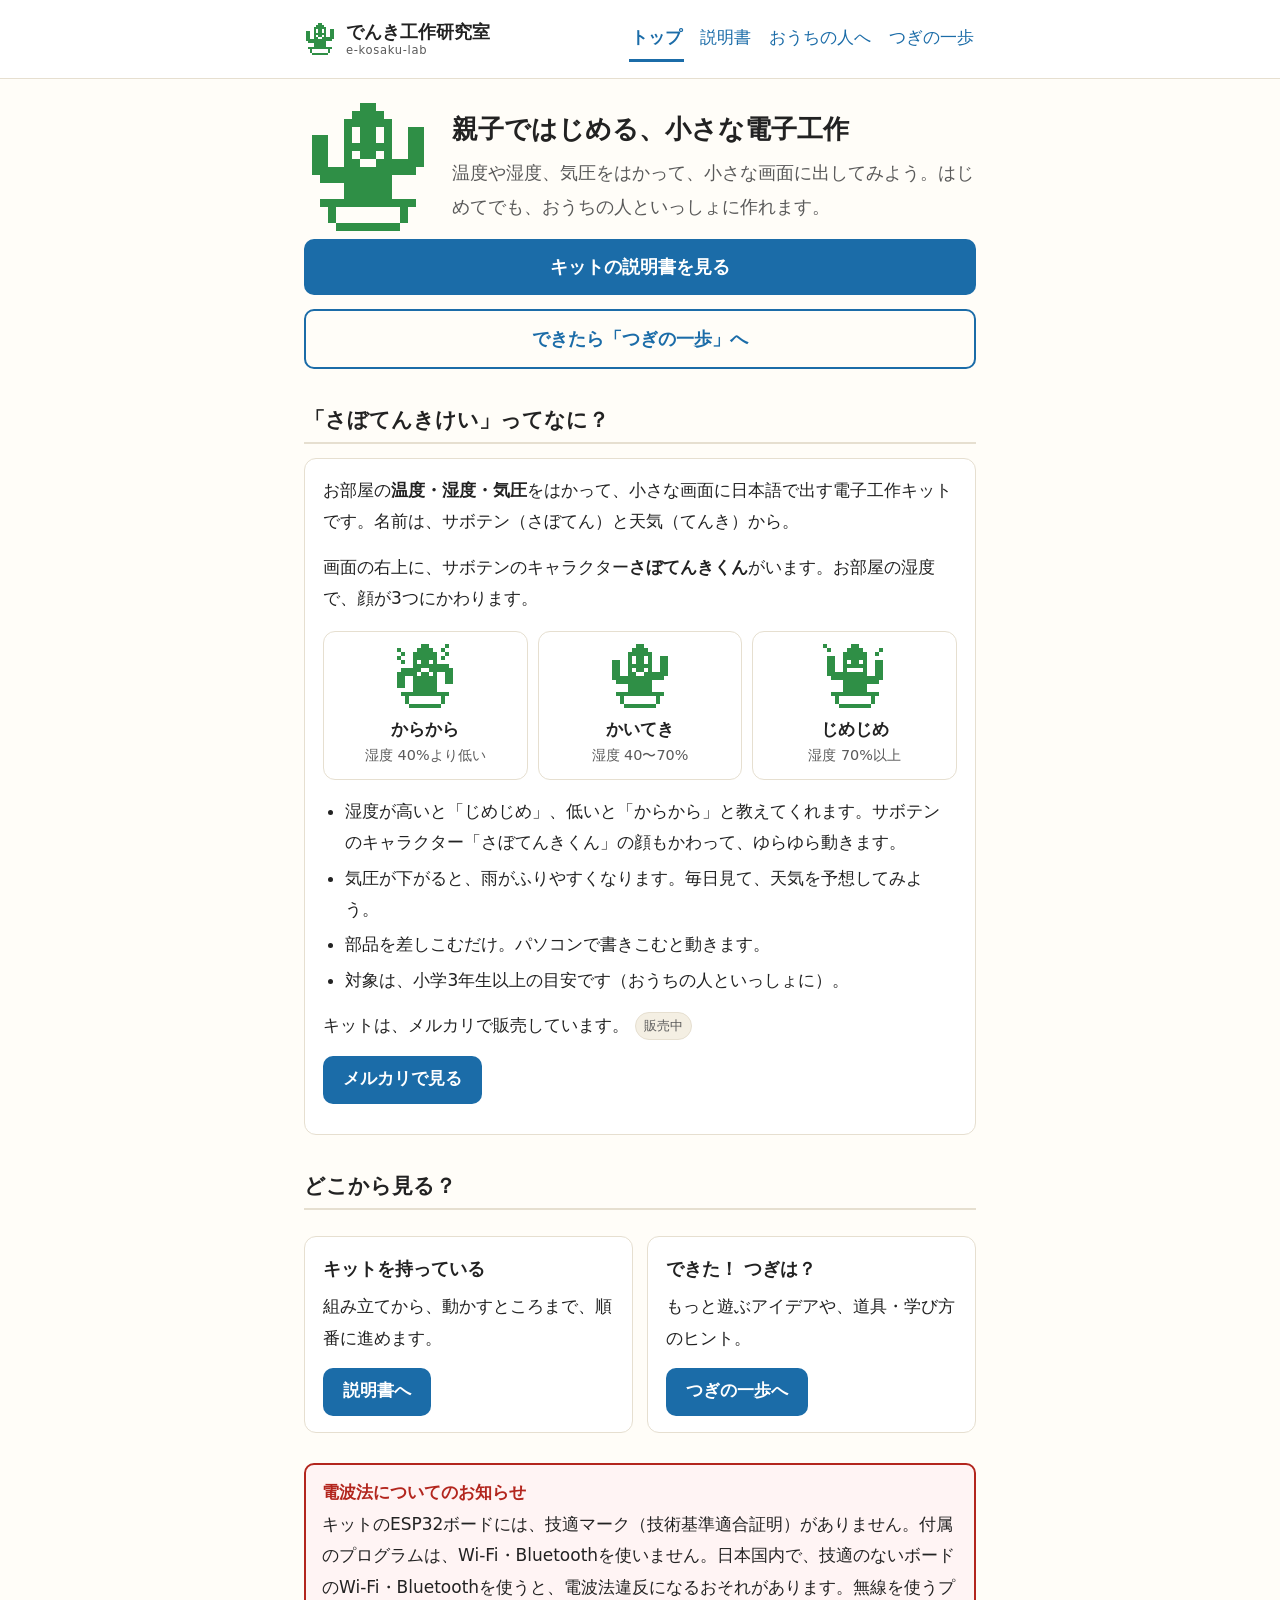
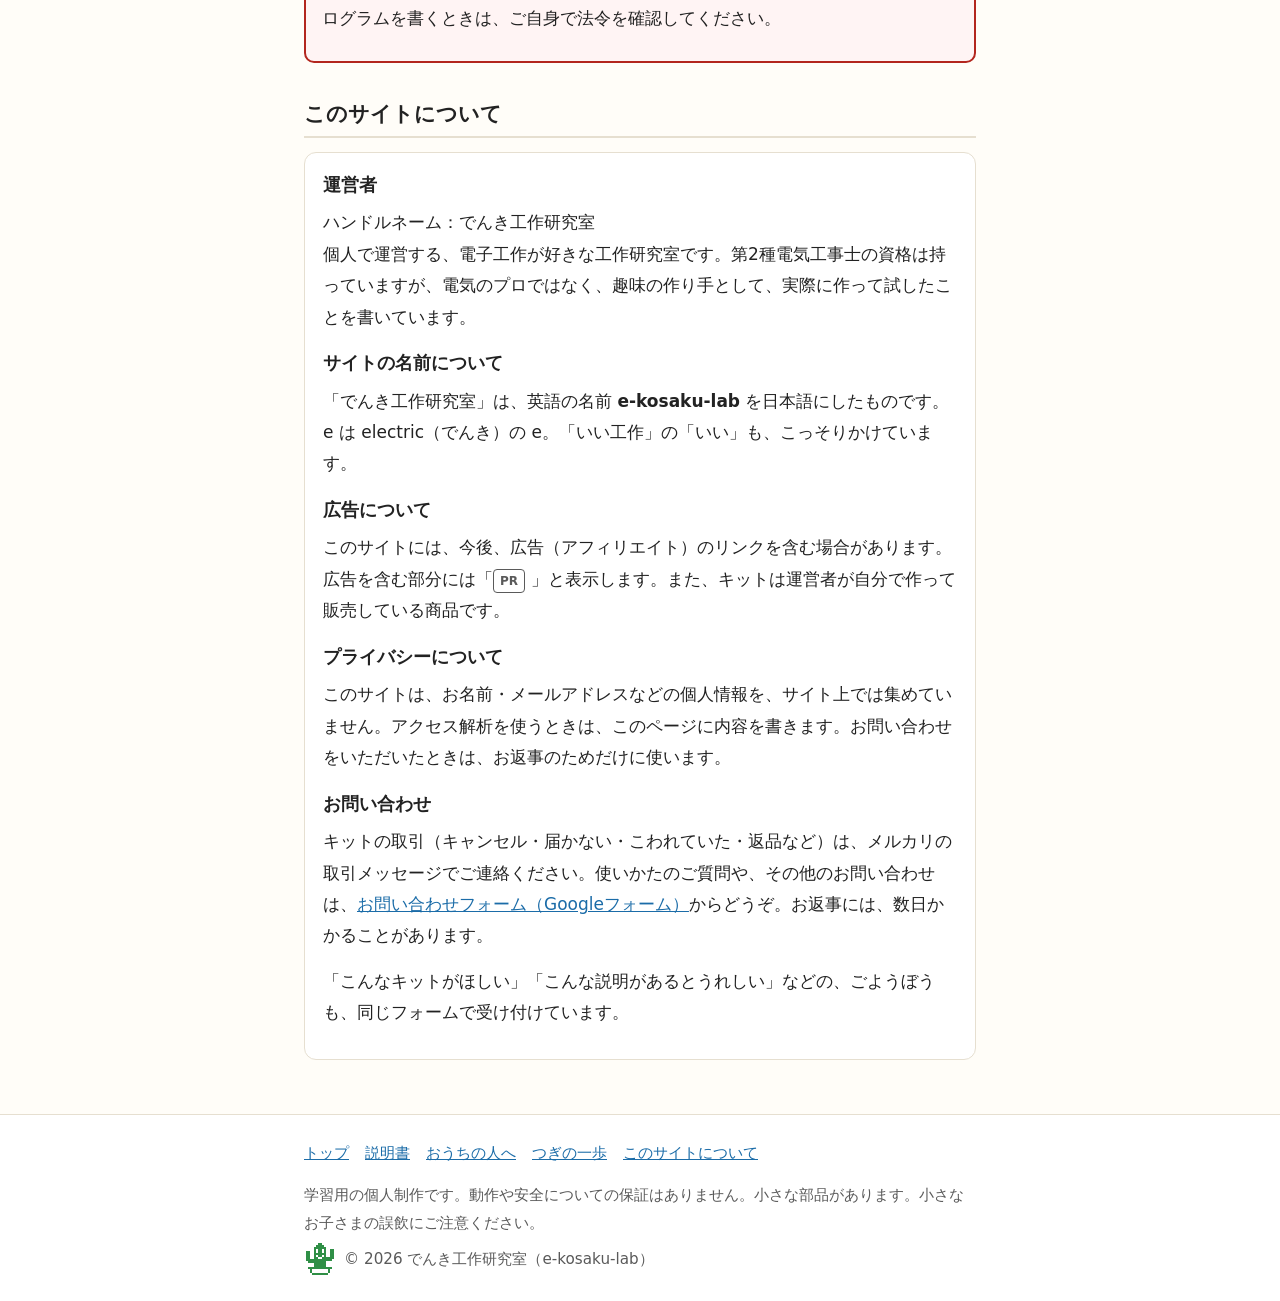
<file: index.html>
<!doctype html>
<html lang="ja">
<head>
<meta charset="utf-8">
<meta name="viewport" content="width=device-width, initial-scale=1">
<title>でんき工作研究室｜親子ではじめる、小さな電子工作</title>
<meta name="description" content="温度・湿度・気圧をはかる電子工作キット「さぼてんきけい」の説明書と、親子で楽しむ電子工作・家庭学習の情報サイトです。">
<link rel="stylesheet" href="style.css">
<link rel="icon" href="favicon.svg" type="image/svg+xml">
</head>
<body>
<a class="skip" href="#main">本文へ</a>
<header class="site">
  <div class="wrap">
    <a class="brand" href="index.html"><canvas class="sabo xs" data-face="kaiteki" aria-hidden="true"></canvas><span class="brand-text">でんき工作研究室<small>e-kosaku-lab</small></span></a>
    <nav class="main" aria-label="メインメニュー">
      <ul>
        <li><a href="index.html" aria-current="page">トップ</a></li>
        <li><a href="manual.html">説明書</a></li>
        <li><a href="parents.html">おうちの人へ</a></li>
        <li><a href="next.html">つぎの一歩</a></li>
      </ul>
    </nav>
  </div>
</header>

<main id="main">
<div class="wrap">

  <div class="hero">
    <canvas class="sabo xl" data-face="kaiteki" role="img" aria-label="サボテンのキャラクター、さぼてんきくん"></canvas>
    <div>
      <h1>親子ではじめる、小さな電子工作</h1>
      <p class="lead">温度や湿度、気圧をはかって、小さな画面に出してみよう。はじめてでも、おうちの人といっしょに作れます。</p>
    </div>
  </div>

  <div class="grid">
    <a class="btn big" href="manual.html">キットの説明書を見る</a>
    <a class="btn big ghost" href="next.html">できたら「つぎの一歩」へ</a>
  </div>

  <h2>「さぼてんきけい」ってなに？</h2>
  <div class="card">
    <p>お部屋の<strong>温度・湿度・気圧</strong>をはかって、小さな画面に日本語で出す電子工作キットです。名前は、サボテン（さぼてん）と天気（てんき）から。</p>
    <p>画面の右上に、サボテンのキャラクター<strong>さぼてんきくん</strong>がいます。お部屋の湿度で、顔が3つにかわります。</p>
    <ul class="sabo-trio" aria-label="さぼてんきくんの3つの顔">
      <li><canvas class="sabo m" data-face="karakara" aria-hidden="true"></canvas><strong>からから</strong><span>湿度 40%より低い</span></li>
      <li><canvas class="sabo m" data-face="kaiteki" aria-hidden="true"></canvas><strong>かいてき</strong><span>湿度 40〜70%</span></li>
      <li><canvas class="sabo m" data-face="jimejime" aria-hidden="true"></canvas><strong>じめじめ</strong><span>湿度 70%以上</span></li>
    </ul>

    <ul>
      <li>湿度が高いと「じめじめ」、低いと「からから」と教えてくれます。サボテンのキャラクター「さぼてんきくん」の顔もかわって、ゆらゆら動きます。</li>
      <li>気圧が下がると、雨がふりやすくなります。毎日見て、天気を予想してみよう。</li>
      <li>部品を差しこむだけ。パソコンで書きこむと動きます。</li>
      <li>対象は、小学3年生以上の目安です（おうちの人といっしょに）。</li>
    </ul>
    <p>キットは、メルカリで販売しています。<span class="tag">販売中</span></p>
    <p><a class="btn" href="https://jp.mercari.com/item/m66127250932" target="_blank" rel="noopener">メルカリで見る</a></p>
  </div>

  <h2>どこから見る？</h2>
  <div class="grid two">
    <div class="card">
      <h3>キットを持っている</h3>
      <p>組み立てから、動かすところまで、順番に進めます。</p>
      <a class="btn" href="manual.html">説明書へ</a>
    </div>
    <div class="card">
      <h3>できた！ つぎは？</h3>
      <p>もっと遊ぶアイデアや、道具・学び方のヒント。</p>
      <a class="btn" href="next.html">つぎの一歩へ</a>
    </div>
  </div>

  <div class="warn" role="note">
    <strong class="t">電波法についてのお知らせ</strong>
    <p>キットのESP32ボードには、技適マーク（技術基準適合証明）がありません。付属のプログラムは、Wi-Fi・Bluetoothを使いません。日本国内で、技適のないボードのWi-Fi・Bluetoothを使うと、電波法違反になるおそれがあります。無線を使うプログラムを書くときは、ご自身で法令を確認してください。</p>
  </div>

  <h2 id="about">このサイトについて</h2>
  <div class="card">
    <h3>運営者</h3>
    <p>ハンドルネーム：でんき工作研究室<br>
    個人で運営する、電子工作が好きな工作研究室です。第2種電気工事士の資格は持っていますが、電気のプロではなく、趣味の作り手として、実際に作って試したことを書いています。</p>

    <h3>サイトの名前について</h3>
    <p>「でんき工作研究室」は、英語の名前 <strong>e-kosaku-lab</strong> を日本語にしたものです。e は electric（でんき）の e。「いい工作」の「いい」も、こっそりかけています。</p>

    <h3>広告について</h3>
    <p>このサイトには、今後、広告（アフィリエイト）のリンクを含む場合があります。広告を含む部分には「<span class="pr">PR</span>」と表示します。また、キットは運営者が自分で作って販売している商品です。</p>

    <h3>プライバシーについて</h3>
    <p>このサイトは、お名前・メールアドレスなどの個人情報を、サイト上では集めていません。アクセス解析を使うときは、このページに内容を書きます。お問い合わせをいただいたときは、お返事のためだけに使います。</p>

    <h3>お問い合わせ</h3>
    <p>キットの取引（キャンセル・届かない・こわれていた・返品など）は、メルカリの取引メッセージでご連絡ください。使いかたのご質問や、その他のお問い合わせは、<a href="https://docs.google.com/forms/d/e/1FAIpQLSc39AIeyI7oMJ9VZCnJQgaJmFzdg29E1F64umHbpRTYRCRmow/viewform" target="_blank" rel="noopener">お問い合わせフォーム（Googleフォーム）</a>からどうぞ。お返事には、数日かかることがあります。</p>
    <p>「こんなキットがほしい」「こんな説明があるとうれしい」などの、ごようぼうも、同じフォームで受け付けています。</p>
  </div>

</div>
</main>

<footer class="site">
  <div class="wrap">
    <ul>
      <li><a href="index.html">トップ</a></li>
      <li><a href="manual.html">説明書</a></li>
      <li><a href="parents.html">おうちの人へ</a></li>
      <li><a href="next.html">つぎの一歩</a></li>
      <li><a href="index.html#about">このサイトについて</a></li>
    </ul>
    <p>学習用の個人制作です。動作や安全についての保証はありません。小さな部品があります。小さなお子さまの誤飲にご注意ください。</p>
    <p class="foot-sabo"><canvas class="sabo xs" data-face="kaiteki" aria-hidden="true"></canvas><span>&copy; 2026 でんき工作研究室（e-kosaku-lab）</span></p>
  </div>
</footer>
<script src="sabo.js"></script>
<script src="lightbox.js" defer></script>
</body>
</html>
</file>
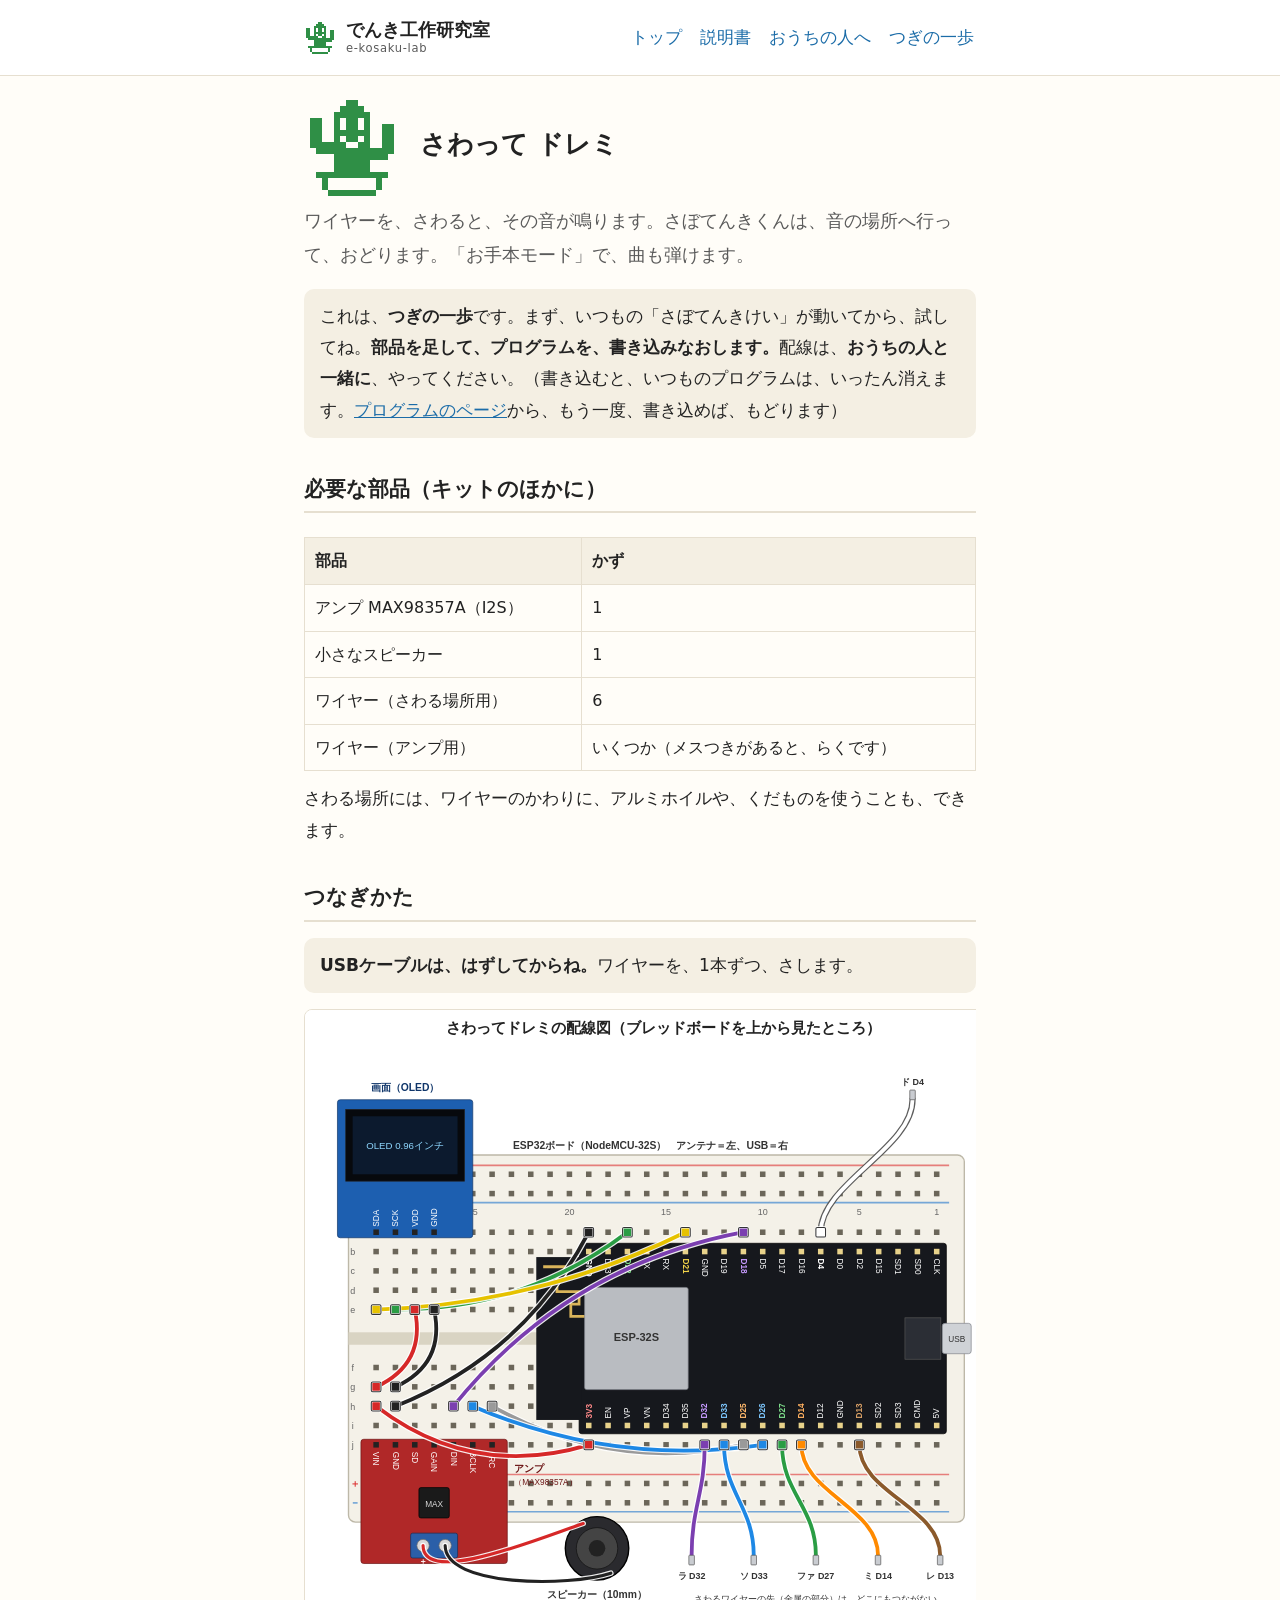
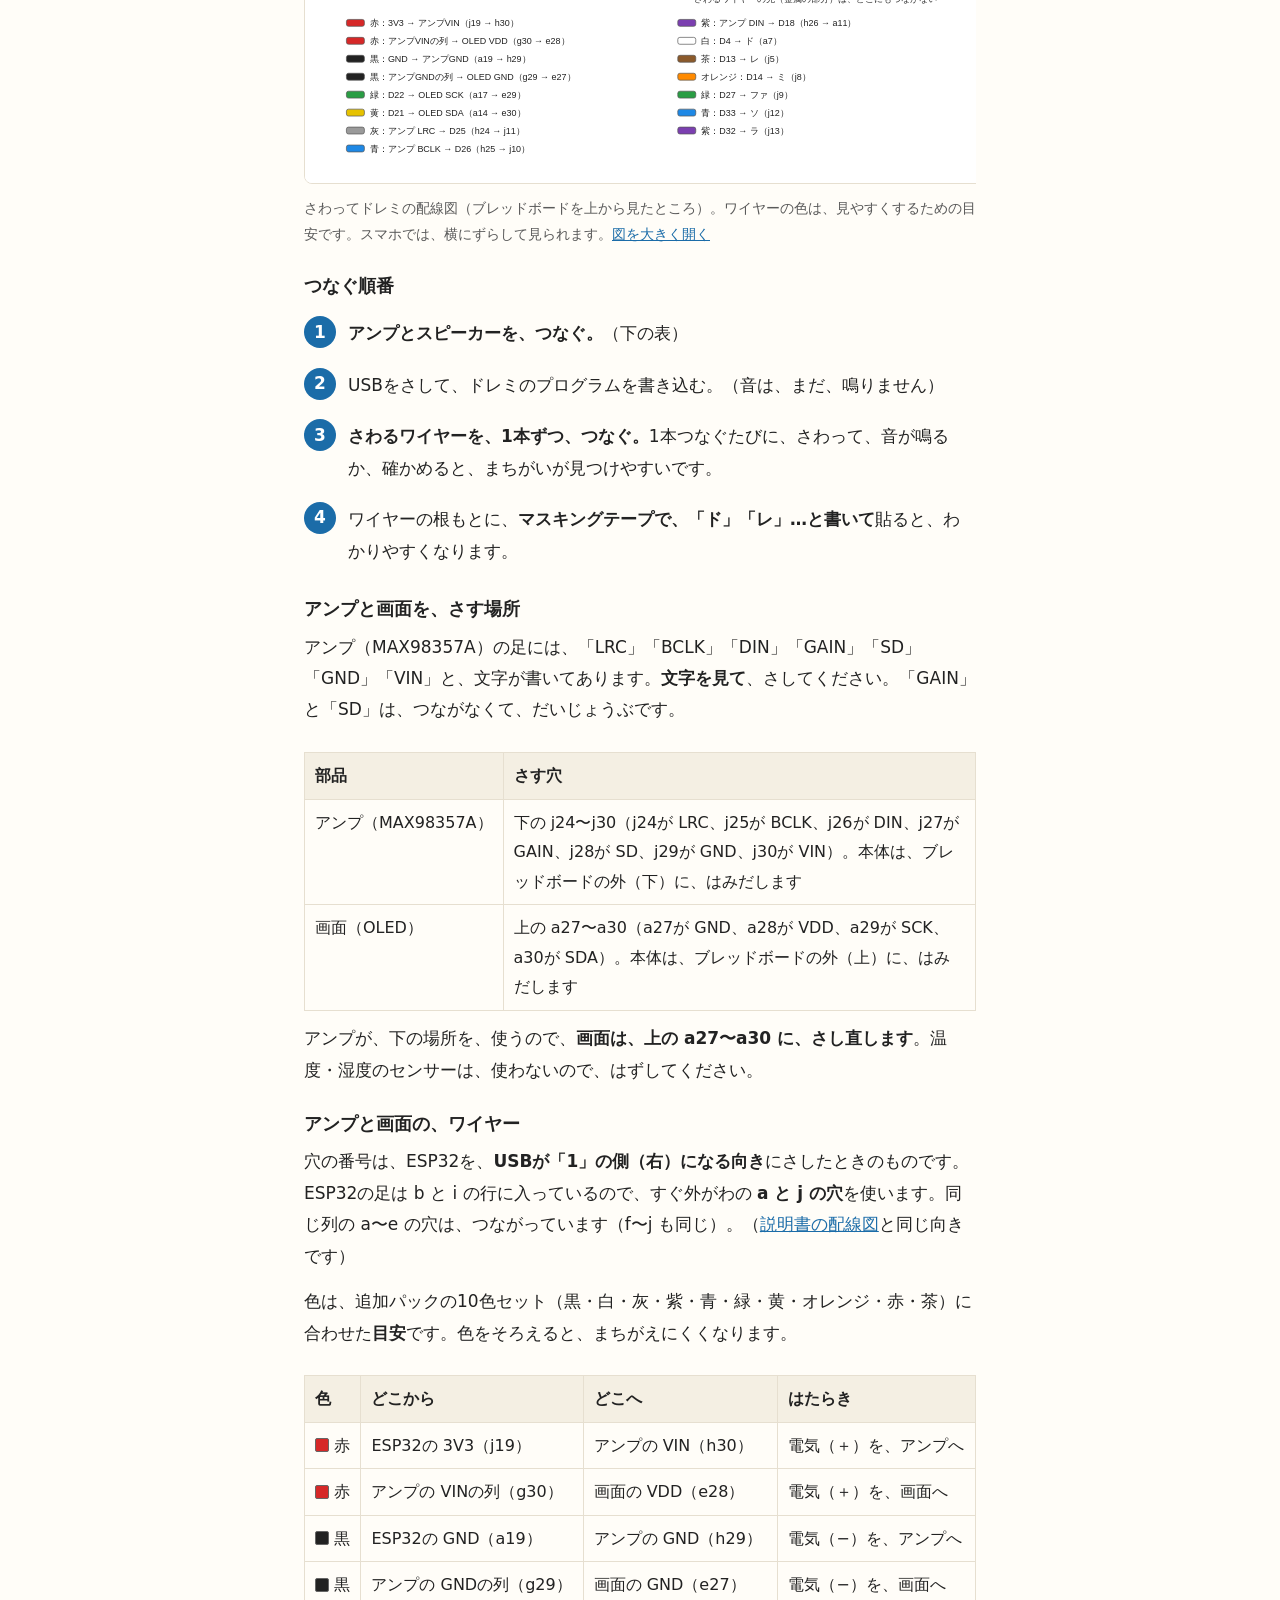
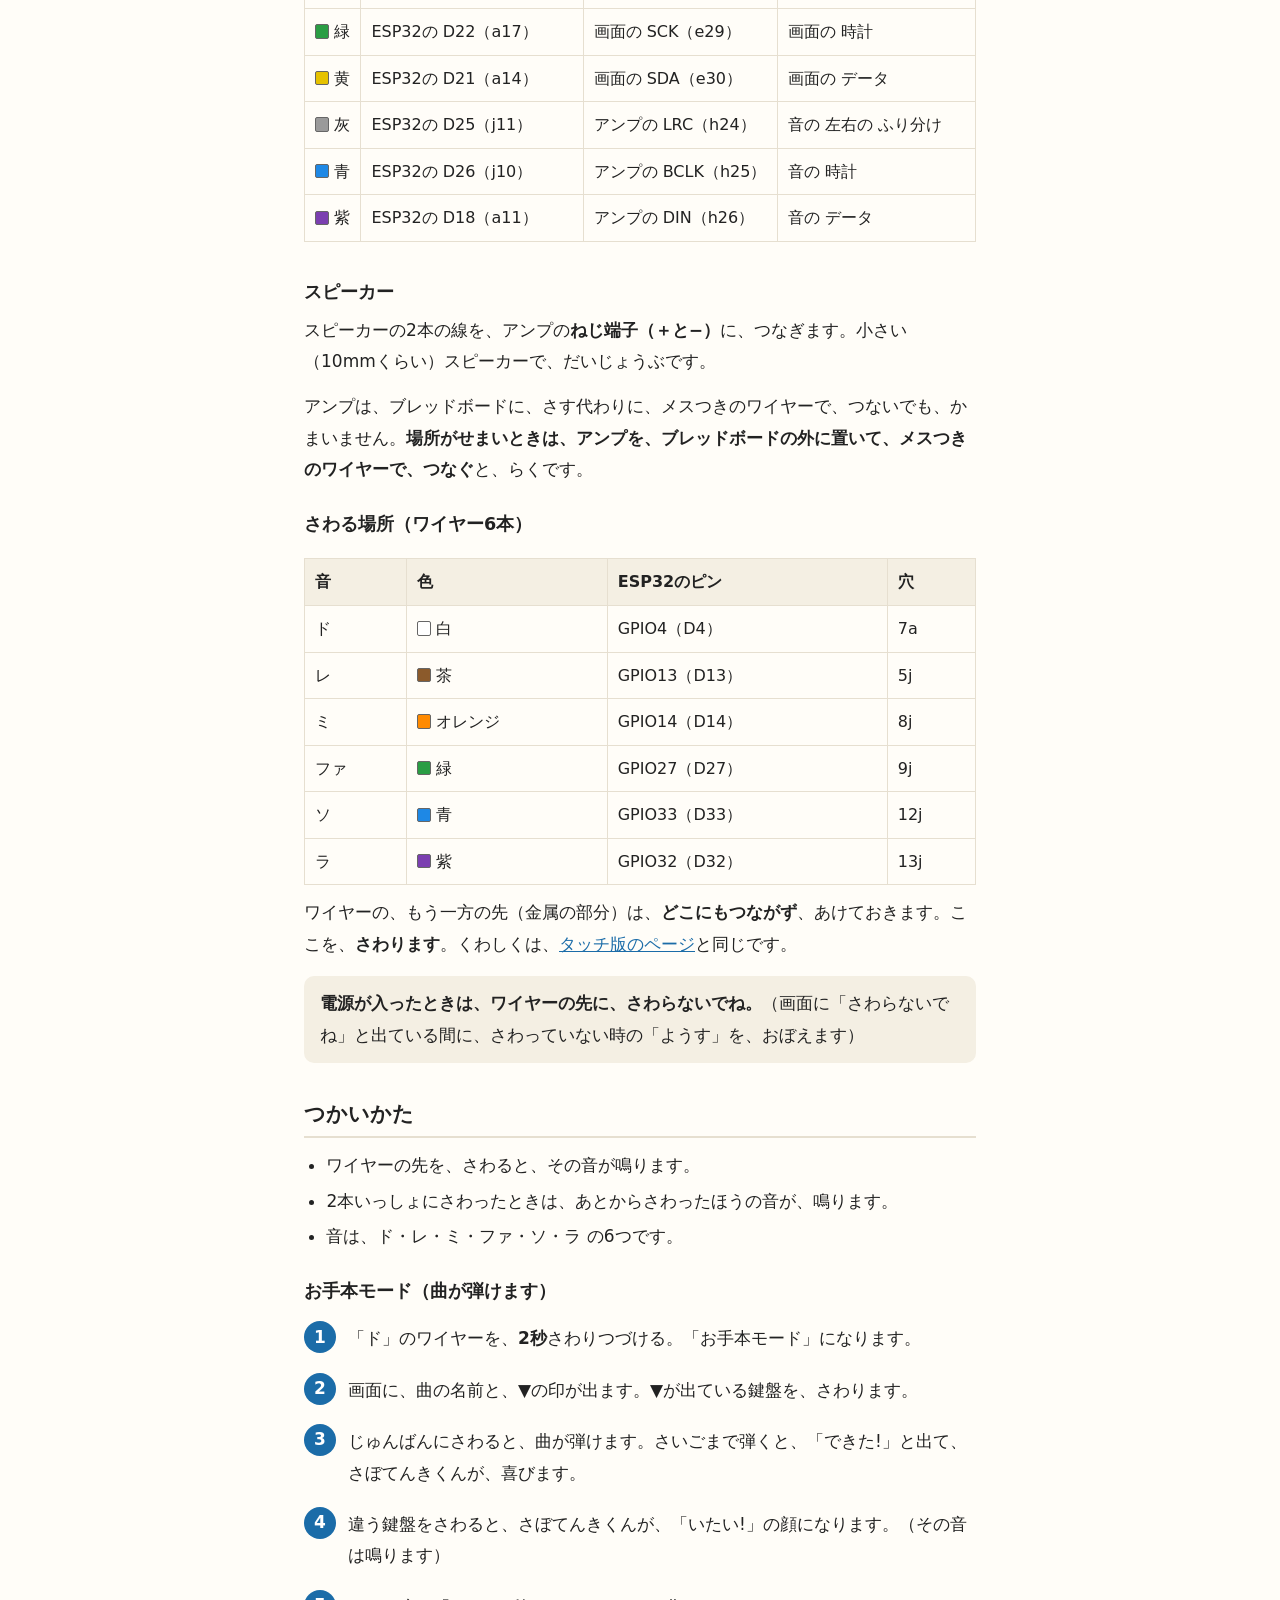
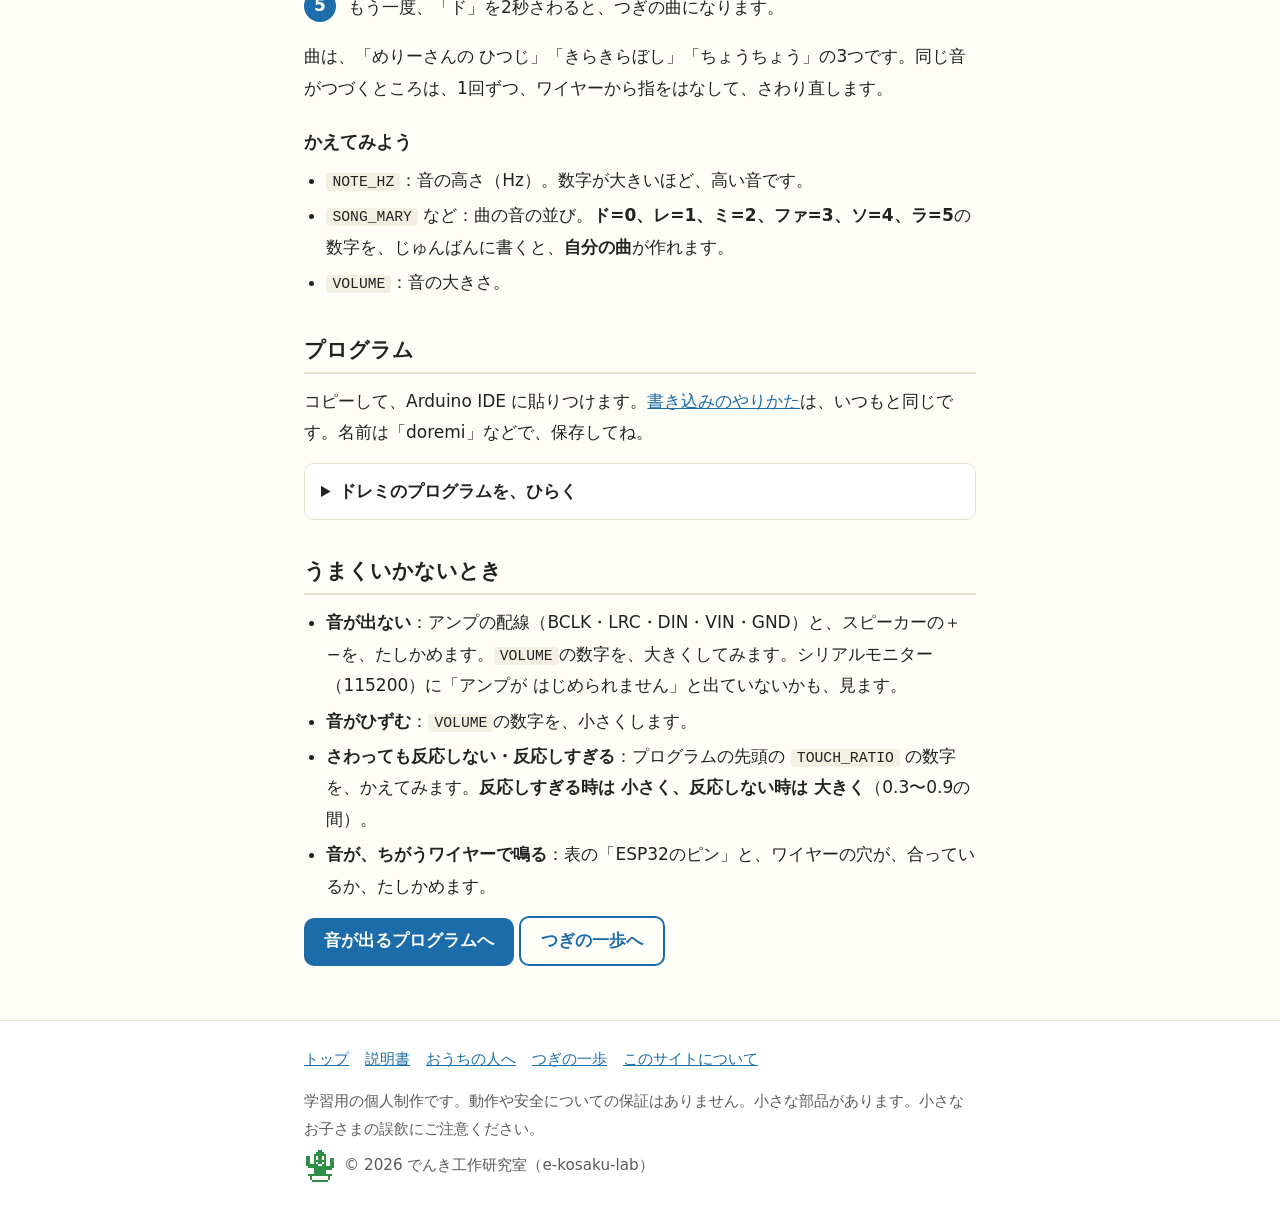
<file: doremi.html>
<!doctype html>
<html lang="ja">
<head>
<meta charset="utf-8">
<meta name="viewport" content="width=device-width, initial-scale=1">
<title>さわってドレミを作る｜でんき工作研究室</title>
<meta name="description" content="ワイヤーをさわると、ドレミの音が鳴り、さぼてんきくんがおどります。お手本モードで曲も弾けます。プログラムと配線の説明です。">
<link rel="stylesheet" href="style.css">
<link rel="icon" href="favicon.svg" type="image/svg+xml">
<style>
pre.code{max-height:28em;overflow:auto;font-size:.82rem;line-height:1.5;white-space:pre}
.copybar{position:sticky;top:0;z-index:2;background:var(--bg,#fff);padding:6px 0}
</style>
</head>
<body>
<a class="skip" href="#main">本文へ</a>
<header class="site">
  <div class="wrap">
    <a class="brand" href="index.html"><canvas class="sabo xs" data-face="kaiteki" aria-hidden="true"></canvas><span class="brand-text">でんき工作研究室<small>e-kosaku-lab</small></span></a>
    <nav class="main" aria-label="メインメニュー">
      <ul>
        <li><a href="index.html">トップ</a></li>
        <li><a href="manual.html">説明書</a></li>
        <li><a href="parents.html">おうちの人へ</a></li>
        <li><a href="next.html">つぎの一歩</a></li>
      </ul>
    </nav>
  </div>
</header>

<main id="main">
<div class="wrap">

  <div class="hero">
    <canvas class="sabo l" data-face="kaiteki" role="img" aria-label="サボテンのキャラクター、さぼてんきくん"></canvas>
    <h1>さわって ドレミ</h1>
  </div>
  <p class="lead">ワイヤーを、さわると、その音が鳴ります。さぼてんきくんは、音の場所へ行って、おどります。「お手本モード」で、曲も弾けます。</p>
  <div class="note">
    これは、<strong>つぎの一歩</strong>です。まず、いつもの「さぼてんきけい」が動いてから、試してね。<strong>部品を足して、プログラムを、書き込みなおします。</strong>配線は、<strong>おうちの人と一緒に</strong>、やってください。（書き込むと、いつものプログラムは、いったん消えます。<a href="program.html">プログラムのページ</a>から、もう一度、書き込めば、もどります）
  </div>

  <h2 id="parts">必要な部品（キットのほかに）</h2>
  <div class="tablewrap">
    <table>
      <thead><tr><th>部品</th><th>かず</th></tr></thead>
      <tbody>
        <tr><td class="nw">アンプ MAX98357A（I2S）</td><td>1</td></tr>
        <tr><td class="nw">小さなスピーカー</td><td>1</td></tr>
        <tr><td class="nw">ワイヤー（さわる場所用）</td><td>6</td></tr>
        <tr><td class="nw">ワイヤー（アンプ用）</td><td>いくつか（メスつきがあると、らくです）</td></tr>
      </tbody>
    </table>
  </div>
  <p>さわる場所には、ワイヤーのかわりに、アルミホイルや、くだものを使うことも、できます。</p>

  <h2 id="wire">つなぎかた</h2>
  <div class="note"><strong>USBケーブルは、はずしてからね。</strong>ワイヤーを、1本ずつ、さします。</div>

  <figure>
    <div class="scrollx"><img src="images/doremi-wiring.svg" width="1040" height="1120" alt="さわってドレミの配線図。ブレッドボードの上に、ESP32、画面、アンプがあり、電気、画面、アンプのワイヤーと、ド・レ・ミ・ファ・ソ・ラの6本のさわるワイヤーがつながっている。" loading="lazy"></div>
    <figcaption>さわってドレミの配線図（ブレッドボードを上から見たところ）。ワイヤーの色は、見やすくするための目安です。スマホでは、横にずらして見られます。<a href="images/doremi-wiring.svg" target="_blank" rel="noopener">図を大きく開く</a></figcaption>
  </figure>

  <h3>つなぐ順番</h3>
  <ol class="steps">
    <li><strong>アンプとスピーカーを、つなぐ。</strong>（下の表）</li>
    <li>USBをさして、ドレミのプログラムを書き込む。（音は、まだ、鳴りません）</li>
    <li><strong>さわるワイヤーを、1本ずつ、つなぐ。</strong>1本つなぐたびに、さわって、音が鳴るか、確かめると、まちがいが見つけやすいです。</li>
    <li>ワイヤーの根もとに、<strong>マスキングテープで、「ド」「レ」…と書いて</strong>貼ると、わかりやすくなります。</li>
  </ol>
  <h3>アンプと画面を、さす場所</h3>
  <p>アンプ（MAX98357A）の足には、「LRC」「BCLK」「DIN」「GAIN」「SD」「GND」「VIN」と、文字が書いてあります。<strong>文字を見て</strong>、さしてください。「GAIN」と「SD」は、つながなくて、だいじょうぶです。</p>
  <div class="tablewrap">
    <table>
      <thead><tr><th>部品</th><th>さす穴</th></tr></thead>
      <tbody>
        <tr><td class="nw">アンプ（MAX98357A）</td><td>下の j24〜j30（j24が LRC、j25が BCLK、j26が DIN、j27が GAIN、j28が SD、j29が GND、j30が VIN）。本体は、ブレッドボードの外（下）に、はみだします</td></tr>
        <tr><td class="nw">画面（OLED）</td><td>上の a27〜a30（a27が GND、a28が VDD、a29が SCK、a30が SDA）。本体は、ブレッドボードの外（上）に、はみだします</td></tr>
      </tbody>
    </table>
  </div>
  <p>アンプが、下の場所を、使うので、<strong>画面は、上の a27〜a30 に、さし直します</strong>。温度・湿度のセンサーは、使わないので、はずしてください。</p>

  <h3>アンプと画面の、ワイヤー</h3>
  <p>穴の番号は、ESP32を、<strong>USBが「1」の側（右）になる向き</strong>にさしたときのものです。ESP32の足は b と i の行に入っているので、すぐ外がわの <strong>a と j の穴</strong>を使います。同じ列の a〜e の穴は、つながっています（f〜j も同じ）。（<a href="manual.html#step1">説明書の配線図</a>と同じ向きです）</p>
  <p>色は、追加パックの10色セット（黒・白・灰・紫・青・緑・黄・オレンジ・赤・茶）に合わせた<strong>目安</strong>です。色をそろえると、まちがえにくくなります。</p>
  <div class="tablewrap">
    <table>
      <thead><tr><th>色</th><th>どこから</th><th>どこへ</th><th>はたらき</th></tr></thead>
      <tbody>
        <tr><td class="nw"><span style="display:inline-block;width:.9em;height:.9em;background:#d62828;border:1px solid #666;border-radius:2px;vertical-align:-.1em;margin-right:.3em"></span>赤</td><td>ESP32の 3V3（j19）</td><td>アンプの VIN（h30）</td><td>電気（＋）を、アンプへ</td></tr>
        <tr><td class="nw"><span style="display:inline-block;width:.9em;height:.9em;background:#d62828;border:1px solid #666;border-radius:2px;vertical-align:-.1em;margin-right:.3em"></span>赤</td><td>アンプの VINの列（g30）</td><td>画面の VDD（e28）</td><td>電気（＋）を、画面へ</td></tr>
        <tr><td class="nw"><span style="display:inline-block;width:.9em;height:.9em;background:#222222;border:1px solid #666;border-radius:2px;vertical-align:-.1em;margin-right:.3em"></span>黒</td><td>ESP32の GND（a19）</td><td>アンプの GND（h29）</td><td>電気（−）を、アンプへ</td></tr>
        <tr><td class="nw"><span style="display:inline-block;width:.9em;height:.9em;background:#222222;border:1px solid #666;border-radius:2px;vertical-align:-.1em;margin-right:.3em"></span>黒</td><td>アンプの GNDの列（g29）</td><td>画面の GND（e27）</td><td>電気（−）を、画面へ</td></tr>
        <tr><td class="nw"><span style="display:inline-block;width:.9em;height:.9em;background:#2a9d44;border:1px solid #666;border-radius:2px;vertical-align:-.1em;margin-right:.3em"></span>緑</td><td>ESP32の D22（a17）</td><td>画面の SCK（e29）</td><td>画面の 時計</td></tr>
        <tr><td class="nw"><span style="display:inline-block;width:.9em;height:.9em;background:#e6c200;border:1px solid #666;border-radius:2px;vertical-align:-.1em;margin-right:.3em"></span>黄</td><td>ESP32の D21（a14）</td><td>画面の SDA（e30）</td><td>画面の データ</td></tr>
        <tr><td class="nw"><span style="display:inline-block;width:.9em;height:.9em;background:#9a9a9a;border:1px solid #666;border-radius:2px;vertical-align:-.1em;margin-right:.3em"></span>灰</td><td>ESP32の D25（j11）</td><td>アンプの LRC（h24）</td><td>音の 左右の ふり分け</td></tr>
        <tr><td class="nw"><span style="display:inline-block;width:.9em;height:.9em;background:#1e88e5;border:1px solid #666;border-radius:2px;vertical-align:-.1em;margin-right:.3em"></span>青</td><td>ESP32の D26（j10）</td><td>アンプの BCLK（h25）</td><td>音の 時計</td></tr>
        <tr><td class="nw"><span style="display:inline-block;width:.9em;height:.9em;background:#7b3fb0;border:1px solid #666;border-radius:2px;vertical-align:-.1em;margin-right:.3em"></span>紫</td><td>ESP32の D18（a11）</td><td>アンプの DIN（h26）</td><td>音の データ</td></tr>
      </tbody>
    </table>
  </div>
  <h3>スピーカー</h3>
  <p>スピーカーの2本の線を、アンプの<strong>ねじ端子（＋と−）</strong>に、つなぎます。小さい（10mmくらい）スピーカーで、だいじょうぶです。</p>
  <p>アンプは、ブレッドボードに、さす代わりに、メスつきのワイヤーで、つないでも、かまいません。<strong>場所がせまいときは、アンプを、ブレッドボードの外に置いて、メスつきのワイヤーで、つなぐ</strong>と、らくです。</p>

  <h3>さわる場所（ワイヤー6本）</h3>
  <div class="tablewrap">
    <table>
      <thead><tr><th>音</th><th>色</th><th>ESP32のピン</th><th>穴</th></tr></thead>
      <tbody>
        <tr><td>ド</td><td class="nw"><span style="display:inline-block;width:.9em;height:.9em;background:#ffffff;border:1px solid #666;border-radius:2px;vertical-align:-.1em;margin-right:.3em"></span>白</td><td>GPIO4（D4）</td><td>7a</td></tr>
        <tr><td>レ</td><td class="nw"><span style="display:inline-block;width:.9em;height:.9em;background:#8b5a2b;border:1px solid #666;border-radius:2px;vertical-align:-.1em;margin-right:.3em"></span>茶</td><td>GPIO13（D13）</td><td>5j</td></tr>
        <tr><td>ミ</td><td class="nw"><span style="display:inline-block;width:.9em;height:.9em;background:#ff8a00;border:1px solid #666;border-radius:2px;vertical-align:-.1em;margin-right:.3em"></span>オレンジ</td><td>GPIO14（D14）</td><td>8j</td></tr>
        <tr><td>ファ</td><td class="nw"><span style="display:inline-block;width:.9em;height:.9em;background:#2a9d44;border:1px solid #666;border-radius:2px;vertical-align:-.1em;margin-right:.3em"></span>緑</td><td>GPIO27（D27）</td><td>9j</td></tr>
        <tr><td>ソ</td><td class="nw"><span style="display:inline-block;width:.9em;height:.9em;background:#1e88e5;border:1px solid #666;border-radius:2px;vertical-align:-.1em;margin-right:.3em"></span>青</td><td>GPIO33（D33）</td><td>12j</td></tr>
        <tr><td>ラ</td><td class="nw"><span style="display:inline-block;width:.9em;height:.9em;background:#7b3fb0;border:1px solid #666;border-radius:2px;vertical-align:-.1em;margin-right:.3em"></span>紫</td><td>GPIO32（D32）</td><td>13j</td></tr>
      </tbody>
    </table>
  </div>

  <p>ワイヤーの、もう一方の先（金属の部分）は、<strong>どこにもつながず</strong>、あけておきます。ここを、<strong>さわります</strong>。くわしくは、<a href="touch.html">タッチ版のページ</a>と同じです。</p>
  <div class="note"><strong>電源が入ったときは、ワイヤーの先に、さわらないでね。</strong>（画面に「さわらないでね」と出ている間に、さわっていない時の「ようす」を、おぼえます）</div>

  <h2 id="use">つかいかた</h2>
  <ul>
    <li>ワイヤーの先を、さわると、その音が鳴ります。</li>
    <li>2本いっしょにさわったときは、あとからさわったほうの音が、鳴ります。</li>
    <li>音は、ド・レ・ミ・ファ・ソ・ラ の6つです。</li>
  </ul>

  <h3>お手本モード（曲が弾けます）</h3>
  <ol class="steps">
    <li>「ド」のワイヤーを、<strong>2秒</strong>さわりつづける。「お手本モード」になります。</li>
    <li>画面に、曲の名前と、<strong>▼</strong>の印が出ます。▼が出ている鍵盤を、さわります。</li>
    <li>じゅんばんにさわると、曲が弾けます。さいごまで弾くと、「できた!」と出て、さぼてんきくんが、喜びます。</li>
    <li>違う鍵盤をさわると、さぼてんきくんが、「いたい!」の顔になります。（その音は鳴ります）</li>
    <li>もう一度、「ド」を2秒さわると、つぎの曲になります。</li>
  </ol>
  <p>曲は、「めりーさんの ひつじ」「きらきらぼし」「ちょうちょう」の3つです。同じ音がつづくところは、1回ずつ、ワイヤーから指をはなして、さわり直します。</p>

  <h3>かえてみよう</h3>
  <ul>
    <li><code>NOTE_HZ</code>：音の高さ（Hz）。数字が大きいほど、高い音です。</li>
    <li><code>SONG_MARY</code> など：曲の音の並び。<strong>ド=0、レ=1、ミ=2、ファ=3、ソ=4、ラ=5</strong>の数字を、じゅんばんに書くと、<strong>自分の曲</strong>が作れます。</li>
    <li><code>VOLUME</code>：音の大きさ。</li>
  </ul>

  <h2 id="code">プログラム</h2>
  <p>コピーして、Arduino IDE に貼りつけます。<a href="program.html#steps">書き込みのやりかた</a>は、いつもと同じです。名前は「doremi」などで、保存してね。</p>
  <details>
    <summary>ドレミのプログラムを、ひらく</summary>
    <div>
      <div class="copybar"><button type="button" class="btn copy-btn" data-copy="code-doremi">ドレミをコピーする</button></div>
<pre class="code"><code id="code-doremi">// さぼてんきくんの さわってドレミ（ESP32 + 0.96インチOLED + アンプ・スピーカー）
//
// 「さぼてんきけい」の、追加パックの プログラムです。
// ワイヤー（や、アルミホイル、くだものなど）を さわると、「ドレミ」の音が 鳴ります。
// 音に あわせて、さぼてんきくんが おどります。
//
// このプログラムは Wi-Fi / Bluetooth を一切使いません（WiFi.h などを読み込んでいません）。
//
// 必要なライブラリ: U8g2 （olikraus）
// ボード設定: ツール → ボード → esp32 → 「ESP32 Dev Module」
//
// 必要な部品（キットのほかに）:
//   ・アンプ MAX98357A モジュール（I2S）と、スピーカー
//   ・ワイヤー 6本（さわる場所 用。ジャンパーワイヤーの オス側）
//
// 配線:
//   ESP32 3V3     → OLED VDD
//   ESP32 GND     → OLED GND
//   ESP32 GPIO21  → OLED SDA
//   ESP32 GPIO22  → OLED SCK
//   ESP32 GPIO26  → アンプ BCLK
//   ESP32 GPIO25  → アンプ LRC
//   ESP32 GPIO18  → アンプ DIN
//   ESP32 3V3 → アンプ VIN（5Vでも 動きます。ページの配線図は 3V3）
//   ESP32 GND     → アンプ GND
//   アンプの 出力 → スピーカー（＋と −）
//   さわる場所（ワイヤーの、もう一方の先は、どこにも つながない）:
//     GPIO4  → ド     GPIO13 → レ     GPIO14 → ミ
//     GPIO27 → ファ   GPIO33 → ソ     GPIO32 → ラ
//
// つかいかた:
//   ワイヤーの先を さわると、その音が 鳴ります。さぼてんきくんは、音の 場所へ 行って おどります。
//   2本いっしょに さわった ときは、あとから さわった ほうの 音が 鳴ります。
//   「ド」の ワイヤーを 2びょう さわりつづけると、「お手本モード」に なります。
//     お手本モードでは、つぎに さわる 鍵盤の 上に ▼ が 出ます。じゅんばんに さわると、曲が 弾けます。
//     曲は、「めりーさんの ひつじ」「きらきらぼし」「ちょうちょう」の 3つ。
//     もういちど 2びょう さわりつづけると、つぎの 曲 → ... → じゆうに ひく、と きりかわります。
//   ※ 電源を入れる時は、ワイヤーの先に、さわらないでください。

#include &lt;Wire.h&gt;
#include &lt;U8g2lib.h&gt;
#include &lt;ESP_I2S.h&gt;

// =====================================================================
//  かえてみよう！（ここから下を書きかえると、音や 動きがかわります）
//  書きかえたら、もう一度「書き込み」ボタン（→）をおしてね。
// =====================================================================

// ---- ① 音を かえてみよう ----
// 音の 高さ（Hz）。数字が 大きいほど 高い音です。ド・レ・ミ・ファ・ソ・ラ の じゅんばん。
const int NOTE_HZ[6] = {523, 587, 659, 698, 784, 880};
// 画面の 鍵盤に 出る 文字（ひらがな・カタカナが おすすめ）
const char *NOTE_NAME[6] = {&quot;ド&quot;, &quot;レ&quot;, &quot;ミ&quot;, &quot;ファ&quot;, &quot;ソ&quot;, &quot;ラ&quot;};
const int VOLUME = 4000;   // 音の 大きさ（0〜20000。大きすぎると ひずみます）

// ---- ② お手本の 曲を かえてみよう ----
// 音の ばんごう: ド=0  レ=1  ミ=2  ファ=3  ソ=4  ラ=5
// 同じ 音が つづく ところは、1回ずつ、はなして、さわりなおします。
// 曲の 名前は、画面の 左上に 出ます（ぜんぶで 6もじ まで）。
const uint8_t SONG_MARY[] = {              // めりーさんの ひつじ
  2, 1, 0, 1, 2, 2, 2,   1, 1, 1,   2, 4, 4,
  2, 1, 0, 1, 2, 2, 2, 2,   1, 1, 2, 1, 0};
const uint8_t SONG_KIRAKIRA[] = {          // きらきらぼし
  0, 0, 4, 4, 5, 5, 4,   3, 3, 2, 2, 1, 1, 0,
  4, 4, 3, 3, 2, 2, 1,   4, 4, 3, 3, 2, 2, 1,
  0, 0, 4, 4, 5, 5, 4,   3, 3, 2, 2, 1, 1, 0};
const uint8_t SONG_CHOUCHOU[] = {          // ちょうちょう
  4, 2, 2,   3, 1, 1,   0, 1, 2, 3, 4, 4, 4,
  4, 2, 2, 2,   3, 1, 1, 1,   0, 2, 4, 4, 2,
  1, 1, 1, 1, 1, 2, 3,   2, 2, 2, 2, 2, 3, 4,
  4, 2, 2,   3, 1, 1,   0, 2, 4, 4, 0};
struct Song {
  const char *name;
  const uint8_t *notes;
  int n;
};
const Song SONGS[] = {
  {&quot;めりーさん&quot;, SONG_MARY, (int)sizeof(SONG_MARY)},
  {&quot;きらきらぼし&quot;, SONG_KIRAKIRA, (int)sizeof(SONG_KIRAKIRA)},
  {&quot;ちょうちょう&quot;, SONG_CHOUCHOU, (int)sizeof(SONG_CHOUCHOU)},
};
const int SONG_N = 3;                      // 曲の かず（かえたら、おなじ数に）
const unsigned long MODE_HOLD_MS = 2000;   // 「ド」を これだけ さわりつづけると、お手本モードが きりかわる（ミリ秒）

// ---- ③ さぼてんきくんの うごきを かえてみよう ----
const unsigned long DANCE_MS = 120;   // おどりの 絵の きりかえの間かく（ミリ秒）。小さいほど はやい
const unsigned long ANIME_MS = 500;   // 音が ない ときの 絵の きりかえの間かく（ミリ秒）

// ---- ④ タッチの ぐあいを かえてみよう ----
// 0.3〜0.9 の間で。反応しすぎる時は 小さく、反応しない時は 大きく。
const float TOUCH_RATIO = 0.6;
const int TOUCH_CONFIRM = 2;               // 何回つづけて 同じなら さわったと みなすか（小さいほど すばやい）
const unsigned long LONG_MS = 1200;

// ---- ⑤ 0と1で 絵をかえてみよう ----
// 1 が「光るドット」、0 が「光らないドット」です。1行に16こ、16行あります。
// 名前のさいごに 2 がついているのが、絵2 です。（交互に出して、おどって見えます）

// かいてき: にこにこ顔の さぼてんきくん
const char *MARK_KAITEKI[16] = {
  &quot;0000000110000000&quot;,
  &quot;0000001111000000&quot;,
  &quot;0000011111100000&quot;,
  &quot;0110010110100000&quot;,
  &quot;0110010110100110&quot;,
  &quot;0110011111100110&quot;,
  &quot;0110010110100110&quot;,
  &quot;0111111001100110&quot;,
  &quot;0011111111111110&quot;,
  &quot;0000011111111100&quot;,
  &quot;0000011111100000&quot;,
  &quot;0000011111100000&quot;,
  &quot;0011111111111100&quot;,
  &quot;0001000000001000&quot;,
  &quot;0001000000001000&quot;,
  &quot;0000111111110000&quot;,
};

// かいてき（絵2）
const char *MARK_KAITEKI2[16] = {
  &quot;0000000110000000&quot;,
  &quot;0000001111000000&quot;,
  &quot;0000011111100000&quot;,
  &quot;0000010110100110&quot;,
  &quot;0110010110100110&quot;,
  &quot;0110011111100110&quot;,
  &quot;0110010110100110&quot;,
  &quot;0110011001111110&quot;,
  &quot;0111111111111100&quot;,
  &quot;0011111111100000&quot;,
  &quot;0000011111100000&quot;,
  &quot;0000011111100000&quot;,
  &quot;0011111111111100&quot;,
  &quot;0001000000001000&quot;,
  &quot;0001000000001000&quot;,
  &quot;0000111111110000&quot;,
};

// じめじめ: じめじめ顔の さぼてんきくん
const char *MARK_JIMEJIME[16] = {
  &quot;0100000110000000&quot;,
  &quot;0011001111000110&quot;,
  &quot;0000011111101000&quot;,
  &quot;0011010110100000&quot;,
  &quot;0110010110101100&quot;,
  &quot;0110011111100110&quot;,
  &quot;0110010000100110&quot;,
  &quot;0111111111100110&quot;,
  &quot;0011111111111110&quot;,
  &quot;0000011111111100&quot;,
  &quot;0000011111100000&quot;,
  &quot;0000011111100000&quot;,
  &quot;0011111111111100&quot;,
  &quot;0001000000001000&quot;,
  &quot;0001000000001000&quot;,
  &quot;0000111111110000&quot;,
};

// じめじめ（絵2）
const char *MARK_JIMEJIME2[16] = {
  &quot;1000000110000000&quot;,
  &quot;0100001111000010&quot;,
  &quot;0000011111100100&quot;,
  &quot;0110011111100000&quot;,
  &quot;0110010110100110&quot;,
  &quot;0110011111100110&quot;,
  &quot;0110010000100110&quot;,
  &quot;0111111111100110&quot;,
  &quot;0011111111111110&quot;,
  &quot;0000011111111100&quot;,
  &quot;0000011111100000&quot;,
  &quot;0000011111100000&quot;,
  &quot;0011111111111100&quot;,
  &quot;0001000000001000&quot;,
  &quot;0001000000001000&quot;,
  &quot;0000111111110000&quot;,
};

// からから: からからで あつそうな さぼてんきくん
const char *MARK_KARAKARA[16] = {
  &quot;0000000110001000&quot;,
  &quot;0010001111000100&quot;,
  &quot;0100011111101000&quot;,
  &quot;0010011111100100&quot;,
  &quot;0100010110100000&quot;,
  &quot;0000011111111100&quot;,
  &quot;0011111001111110&quot;,
  &quot;0111110000100110&quot;,
  &quot;0110011111100110&quot;,
  &quot;0110011111100110&quot;,
  &quot;0110011111100000&quot;,
  &quot;0000011111100000&quot;,
  &quot;0011111111111100&quot;,
  &quot;0001000000001000&quot;,
  &quot;0001000000001000&quot;,
  &quot;0000111111110000&quot;,
};

// からから（絵2）
const char *MARK_KARAKARA2[16] = {
  &quot;0000000110000100&quot;,
  &quot;0100001111001000&quot;,
  &quot;0010011111100100&quot;,
  &quot;0100011111101000&quot;,
  &quot;0010010110100000&quot;,
  &quot;0000011111111100&quot;,
  &quot;0011111001111110&quot;,
  &quot;0111110110100110&quot;,
  &quot;0110011111100110&quot;,
  &quot;0110011111100110&quot;,
  &quot;0110011111100000&quot;,
  &quot;0000011111100000&quot;,
  &quot;0011111111111100&quot;,
  &quot;0001000000001000&quot;,
  &quot;0001000000001000&quot;,
  &quot;0000111111110000&quot;,
};

// いたい！: タッチして、びっくりした さぼてんきくん（絵1）
const char *MARK_ITAI[16] = {
  &quot;1000000110000001&quot;,
  &quot;0100001111000010&quot;,
  &quot;0000011111100000&quot;,
  &quot;0110010110100000&quot;,
  &quot;0110011001100110&quot;,
  &quot;0110010110100110&quot;,
  &quot;0110011001100110&quot;,
  &quot;0111111001100110&quot;,
  &quot;0011111111111110&quot;,
  &quot;0000011111111100&quot;,
  &quot;0000011111100000&quot;,
  &quot;0000011111100000&quot;,
  &quot;0011111111111100&quot;,
  &quot;0001000000001000&quot;,
  &quot;0001000000001000&quot;,
  &quot;0000111111110000&quot;,
};

// いたい！（絵2）
const char *MARK_ITAI2[16] = {
  &quot;0100000110000010&quot;,
  &quot;1000001111000001&quot;,
  &quot;0000011111100000&quot;,
  &quot;0110010110100000&quot;,
  &quot;0110011001100110&quot;,
  &quot;0110010110100110&quot;,
  &quot;0110011001100110&quot;,
  &quot;0111111001100110&quot;,
  &quot;0011111111111110&quot;,
  &quot;0000011111111100&quot;,
  &quot;0000011111100000&quot;,
  &quot;0000011111100000&quot;,
  &quot;0011111111111100&quot;,
  &quot;0001000000001000&quot;,
  &quot;0001000000001000&quot;,
  &quot;0000111111110000&quot;,
};

// えへへ: なでられて、うれしい さぼてんきくん（絵1）
const char *MARK_TERE[16] = {
  &quot;0001000110001000&quot;,
  &quot;0011101111011100&quot;,
  &quot;0001011111101000&quot;,
  &quot;0110011111100000&quot;,
  &quot;0110010110100110&quot;,
  &quot;0110011111100110&quot;,
  &quot;0110010110100110&quot;,
  &quot;0111111001100110&quot;,
  &quot;0011111111111110&quot;,
  &quot;0000011111111100&quot;,
  &quot;0000011111100000&quot;,
  &quot;0000011111100000&quot;,
  &quot;0011111111111100&quot;,
  &quot;0001000000001000&quot;,
  &quot;0001000000001000&quot;,
  &quot;0000111111110000&quot;,
};

// えへへ（絵2）
const char *MARK_TERE2[16] = {
  &quot;0000000110000000&quot;,
  &quot;0001001111001000&quot;,
  &quot;0000011111100000&quot;,
  &quot;0110011111100000&quot;,
  &quot;0110010110100110&quot;,
  &quot;0110011111100110&quot;,
  &quot;0110010110100110&quot;,
  &quot;0111111001100110&quot;,
  &quot;0011111111111110&quot;,
  &quot;0000011111111100&quot;,
  &quot;0000011111100000&quot;,
  &quot;0000011111100000&quot;,
  &quot;0011111111111100&quot;,
  &quot;0001000000001000&quot;,
  &quot;0001000000001000&quot;,
  &quot;0000111111110000&quot;,
};

// =====================================================================
//  かえてみよう ここまで（ここから下は、なれてきたら読んでみよう）
// =====================================================================

U8G2_SSD1306_128X64_NONAME_F_HW_I2C display(U8G2_R0, U8X8_PIN_NONE);

const int MARK_SIZE = 16;
const int MARK_SCALE = 2;

const int I2S_BCLK = 26;
const int I2S_LRC = 25;
const int I2S_DIN = 18;

struct TouchPad {
  int pin;
  float base;               // さわっていない時の 値（きじゅん）
  bool down;                // いま さわっているか
  int cnt;                  // ちょうし を みる ための かぞえ
  unsigned long pendMs;     // さわり はじめた とき
  unsigned long downMs;     // さわった ときこく
  bool longFired;
  bool pressedEdge;         // いま さわった
  bool releasedEdge;        // いま はなした
  bool longEdge;            // いま ながく さわった
  unsigned long heldMs;     // はなした とき の、さわっていた 長さ
};

// ESP32 は、さわると 値が 小さくなる
float measureBase(int pin) {
  long sum = 0;
  for (int i = 0; i &lt; 16; i++) {
    sum += touchRead(pin);
    delay(4);
  }
  return sum / 16.0f;
}

void padUpdate(TouchPad &amp;p, unsigned long now) {
  p.pressedEdge = false;
  p.releasedEdge = false;
  p.longEdge = false;
  float v = (float)touchRead(p.pin);
  bool raw = v &lt; p.base * TOUCH_RATIO;
  if (raw == p.down) {
    p.cnt = 0;
    // さわっていない間は、きじゅんを、ゆっくり なおす
    if (!raw &amp;&amp; v &gt; p.base * 0.8f) p.base = p.base * 0.98f + v * 0.02f;
  } else {
    if (p.cnt == 0) p.pendMs = now;
    p.cnt++;
    if (p.cnt &gt;= TOUCH_CONFIRM) {  // 3回つづけて 同じ → きまり（ちらつき よけ。かず は TOUCH_CONFIRM）
      p.down = raw;
      p.cnt = 0;
      if (raw) {
        p.pressedEdge = true;
        p.downMs = p.pendMs;
        p.longFired = false;
      } else {
        p.releasedEdge = true;
        p.heldMs = now - p.downMs;
      }
    }
  }
  if (p.down &amp;&amp; !p.longFired &amp;&amp; now - p.downMs &gt;= LONG_MS) {
    p.longFired = true;
    p.longEdge = true;
  }
}

// ---- 音を出す（MAX98357A アンプ + スピーカー）----
// 音は、「音のたんとう」の仕事（別の仕事）が、ずっと出しつづけます。
// g_freq に、音の高さ（Hz）を入れると、その音が鳴りつづけます。0 を入れると、しずかになります。
// g_bellHz に、音の高さ（Hz）を入れると、かねを「カーン」と 1回 たたいた音が 鳴ります（すぐ 0 にもどります）。
const int SAMPLE_RATE = 16000;
I2SClass i2s;
volatile int g_freq = 0;
volatile int g_bellHz = 0;

void audioTask(void *arg) {
  static int16_t buf[160];
  float phase = 0, amp = 0;
  float bellPhase = 0, bellStep = 0, bellAmp = 0;
  while (true) {
    int bh = g_bellHz;
    if (bh &gt; 0) {                 // かねを たたく
      bellStep = 2.0f * 3.14159265f * bh / SAMPLE_RATE;
      bellPhase = 0;
      bellAmp = 1.0f;
      g_bellHz = 0;
    }
    int f = g_freq;
    float target = (f &gt; 0) ? (float)VOLUME : 0.0f;
    float step = (f &gt; 0) ? (2.0f * 3.14159265f * f / SAMPLE_RATE) : 0.0f;
    for (int i = 0; i &lt; 160; i++) {
      amp += (target - amp) * 0.02f;   // ふわっと 大きく・小さく（ぶつっ という音を へらす）
      phase += step;
      if (phase &gt; 6.2831853f) phase -= 6.2831853f;
      float v = (sinf(phase) + 0.3f * sinf(phase * 3.0f)) * amp * 0.75f;
      if (bellAmp &gt; 0.001f) {       // かねの 音: 高い 音が まざって、だんだん 小さくなる
        bellPhase += bellStep;
        float b = sinf(bellPhase) + 0.5f * sinf(bellPhase * 2.76f) + 0.25f * sinf(bellPhase * 5.4f);
        v += b * bellAmp * VOLUME * 0.5f;
        bellAmp *= 0.9993f;         // 「カーン」の 長さ（1に ちかいほど 長い）
      }
      buf[i] = (int16_t)v;
    }
    i2s.write((uint8_t *)buf, sizeof(buf));
  }
}

void audioBegin() {
  i2s.setPins(I2S_BCLK, I2S_LRC, I2S_DIN);
  if (!i2s.begin(I2S_MODE_STD, SAMPLE_RATE, I2S_DATA_BIT_WIDTH_16BIT, I2S_SLOT_MODE_MONO)) {
    Serial.println(&quot;アンプ（MAX98357A）が はじめられません。配線を たしかめてください&quot;);
    return;
  }
  xTaskCreatePinnedToCore(audioTask, &quot;audio&quot;, 4096, NULL, 1, NULL, 0);
}

const int NPADS = 6;
TouchPad pads[NPADS] = {
  {4, 0, false, 0, 0, 0, false, false, false, false, 0},
  {13, 0, false, 0, 0, 0, false, false, false, false, 0},
  {14, 0, false, 0, 0, 0, false, false, false, false, 0},
  {27, 0, false, 0, 0, 0, false, false, false, false, 0},
  {33, 0, false, 0, 0, 0, false, false, false, false, 0},   // ソ
  {32, 0, false, 0, 0, 0, false, false, false, false, 0},   // ラ
};
unsigned long lastPress[NPADS] = {0, 0, 0, 0, 0, 0};

// ---- 0と1の絵を、画面にかく（scale は 1ドットを 何倍で出すか）----
void drawMarkS(const char *const mark[], int x, int y, int scale) {
  for (int row = 0; row &lt; MARK_SIZE; row++) {
    const char *line = mark[row];
    for (int col = 0; col &lt; MARK_SIZE &amp;&amp; line[col] != &#x27;\0&#x27;; col++) {
      if (line[col] == &#x27;1&#x27;) {
        display.drawBox(x + col * scale, y + row * scale, scale, scale);
      }
    }
  }
}
void drawMark(const char *const mark[], int x, int y) {
  drawMarkS(mark, x, y, MARK_SCALE);
}

int current = -1;          // いま 鳴っている 音（-1 は しずか）
float cactusX = 48;        // さぼてんきくんの よこいち

const int KEY_W = 20;
const int KEY_X0 = 1;      // 6こ × 21 ドット = 126
const int KEY_Y = 48;

// ---- お手本モード ----
int songMode = -1;         // -1: じゆうに ひく　0〜: お手本の 曲ばんごう
int songPos = 0;           // 何ばんめの 音か
bool songDone = false;     // 弾きおわった
unsigned long doneMs = 0;
unsigned long missUntil = 0;   // まちがえた ときの 顔の 長さ
bool modeFired = false;

void drawScene(unsigned long now) {
  display.clearBuffer();
  display.setFont(u8g2_font_b12_t_japanese2);
  bool teach = (songMode &gt;= 0);

  // さぼてんきくん
  const char *const *m;
  int hop = 0;
  bool dance = (current &gt;= 0) || songDone;
  int f = (now / DANCE_MS) % 2;
  if (teach &amp;&amp; now &lt; missUntil) {
    m = f ? MARK_ITAI2 : MARK_ITAI;
  } else if (dance) {
    hop = f ? -5 : 0;
    m = f ? MARK_TERE2 : MARK_KAITEKI2;
    if (current &gt;= 3 || songDone) m = f ? MARK_TERE : MARK_TERE2;
  } else {
    m = ((now / ANIME_MS) % 2) ? MARK_KAITEKI2 : MARK_KAITEKI;
  }
  int cy = teach ? 6 : 11;
  drawMarkS(m, (int)cactusX, cy + (hop &lt; 0 ? hop : 0), MARK_SCALE);

  // お手本の 表示
  if (teach) {
    char t[24];
    display.drawUTF8(0, 13, SONGS[songMode].name);
    if (songDone) snprintf(t, sizeof(t), &quot;できた!&quot;);
    else snprintf(t, sizeof(t), &quot;%d/%d&quot;, songPos + 1, SONGS[songMode].n);
    display.drawUTF8(0, 29, t);
    if (!songDone &amp;&amp; (now / 300) % 2 == 0) {
      int tn = SONGS[songMode].notes[songPos];
      int cx = KEY_X0 + tn * (KEY_W + 1) + KEY_W / 2;
      display.drawTriangle(cx - 4, 40, cx + 4, 40, cx, 46);   // つぎは ここ！
    }
  }

  // 鍵盤
  display.setFont(u8g2_font_b10_t_japanese1);
  for (int i = 0; i &lt; NPADS; i++) {
    int x = KEY_X0 + i * (KEY_W + 1);
    bool on = (i == current);
    if (on) display.drawBox(x, KEY_Y, KEY_W, 16);
    else display.drawFrame(x, KEY_Y, KEY_W, 16);
    display.setDrawColor(on ? 0 : 1);
    int w = display.getUTF8Width(NOTE_NAME[i]);
    display.drawUTF8(x + (KEY_W - w) / 2, KEY_Y + 12, NOTE_NAME[i]);
    display.setDrawColor(1);
  }
  display.sendBuffer();
}

void setup() {
  Serial.begin(115200);
  Wire.begin(21, 22);
  display.begin();
  display.setBusClock(400000);
  display.enableUTF8Print();
  display.setFont(u8g2_font_b12_t_japanese2);

  display.clearBuffer();
  display.drawUTF8(0, 30, &quot;さわってドレミ&quot;);
  drawMarkS(MARK_KAITEKI, 48, 4, 1);
  display.drawUTF8(0, 62, &quot;さわらないでね&quot;);
  display.sendBuffer();

  audioBegin();
  for (int i = 0; i &lt; NPADS; i++) pads[i].base = measureBase(pads[i].pin);
  Serial.println(&quot;タッチの きじゅん:&quot;);
  for (int i = 0; i &lt; NPADS; i++) Serial.printf(&quot;  GPIO%d = %.0f\n&quot;, pads[i].pin, pads[i].base);
}

void loop() {
  unsigned long now = millis();
  for (int i = 0; i &lt; NPADS; i++) {
    padUpdate(pads[i], now);
    if (pads[i].pressedEdge) lastPress[i] = now;
  }

  // 「ド」を 2びょう さわりつづけると、お手本モードを きりかえる
  if (pads[0].pressedEdge) modeFired = false;
  if (pads[0].down &amp;&amp; !modeFired &amp;&amp; now - pads[0].downMs &gt;= MODE_HOLD_MS) {
    modeFired = true;
    songMode++;
    if (songMode &gt;= SONG_N) songMode = -1;
    songPos = 0;
    songDone = false;
    Serial.printf(&quot;お手本モード = %d\n&quot;, songMode);
  }

  // さわっている 中で、いちばん あとから さわった ものの 音を 鳴らす
  // （モードを きりかえている 間の「ド」は、しずかに する）
  int best = -1;
  for (int i = 0; i &lt; NPADS; i++) {
    if (!pads[i].down) continue;
    if (i == 0 &amp;&amp; modeFired) continue;
    if (best &lt; 0 || lastPress[i] &gt; lastPress[best]) best = i;
  }
  current = best;
  g_freq = (best &gt;= 0) ? NOTE_HZ[best] : 0;

  // お手本: つぎの 音を さわったら すすむ
  if (songMode &gt;= 0) {
    if (songDone) {
      if (now - doneMs &gt; 3000) { songDone = false; songPos = 0; }   // 3びょう あと、さいしょから
    } else {
      for (int i = 0; i &lt; NPADS; i++) {
        if (!pads[i].pressedEdge || (i == 0 &amp;&amp; modeFired)) continue;
        if (i == SONGS[songMode].notes[songPos]) {
          songPos++;
          if (songPos &gt;= SONGS[songMode].n) { songDone = true; doneMs = now; }
        } else {
          missUntil = now + 400;      // ちがう 音
        }
      }
    }
  }

  // さぼてんきくんは、音の 場所へ（お手本モードでは 右がわに いる）
  float target = cactusX;
  if (songMode &gt;= 0) {
    target = 92;
  } else if (current &gt;= 0) {
    target = KEY_X0 + current * (KEY_W + 1) + KEY_W / 2 - MARK_SIZE * MARK_SCALE / 2;
  }
  if (target &lt; 0) target = 0;
  if (target &gt; 128 - MARK_SIZE * MARK_SCALE) target = 128 - MARK_SIZE * MARK_SCALE;
  cactusX += (target - cactusX) * 0.35f;

  drawScene(now);
}
</code></pre>
    </div>
  </details>

  <h2 id="trouble">うまくいかないとき</h2>
  <ul>
    <li><strong>音が出ない</strong>：アンプの配線（BCLK・LRC・DIN・VIN・GND）と、スピーカーの＋−を、たしかめます。<code>VOLUME</code>の数字を、大きくしてみます。シリアルモニター（115200）に「アンプが はじめられません」と出ていないかも、見ます。</li>
    <li><strong>音がひずむ</strong>：<code>VOLUME</code>の数字を、小さくします。</li>
    <li><strong>さわっても反応しない・反応しすぎる</strong>：プログラムの先頭の <code>TOUCH_RATIO</code> の数字を、かえてみます。<strong>反応しすぎる時は 小さく、反応しない時は 大きく</strong>（0.3〜0.9の間）。</li>
    <li><strong>音が、ちがうワイヤーで鳴る</strong>：表の「ESP32のピン」と、ワイヤーの穴が、合っているか、たしかめます。</li>
  </ul>

  <p><a class="btn" href="sound.html">音が出るプログラムへ</a> <a class="btn ghost" href="next.html">つぎの一歩へ</a></p>

</div>
</main>

<footer class="site">
  <div class="wrap">
    <ul>
      <li><a href="index.html">トップ</a></li>
      <li><a href="manual.html">説明書</a></li>
      <li><a href="parents.html">おうちの人へ</a></li>
      <li><a href="next.html">つぎの一歩</a></li>
      <li><a href="index.html#about">このサイトについて</a></li>
    </ul>
    <p>学習用の個人制作です。動作や安全についての保証はありません。小さな部品があります。小さなお子さまの誤飲にご注意ください。</p>
    <p class="foot-sabo"><canvas class="sabo xs" data-face="kaiteki" aria-hidden="true"></canvas><span>&copy; 2026 でんき工作研究室（e-kosaku-lab）</span></p>
  </div>
</footer>
<script src="sabo.js"></script>
<script src="lightbox.js" defer></script>
<script>
document.addEventListener('click',function(e){
  var b=e.target.closest('.copy-btn'); if(!b) return;
  var el=document.getElementById(b.getAttribute('data-copy')); if(!el) return;
  var t=el.textContent, o=b.getAttribute('data-label')||b.textContent; b.setAttribute('data-label',o);
  function done(m){ b.textContent=m; setTimeout(function(){ b.textContent=o; },3000); }
  function pick(){ var r=document.createRange(); r.selectNodeContents(el); var s=getSelection(); s.removeAllRanges(); s.addRange(r); done('文字を選びました。Ctrl+C（Macは⌘+C）でコピーしてください'); }
  if(navigator.clipboard && navigator.clipboard.writeText){ navigator.clipboard.writeText(t).then(function(){ done('コピーしました'); }, pick); } else { pick(); }
});
</script>
</body>
</html>
</file>
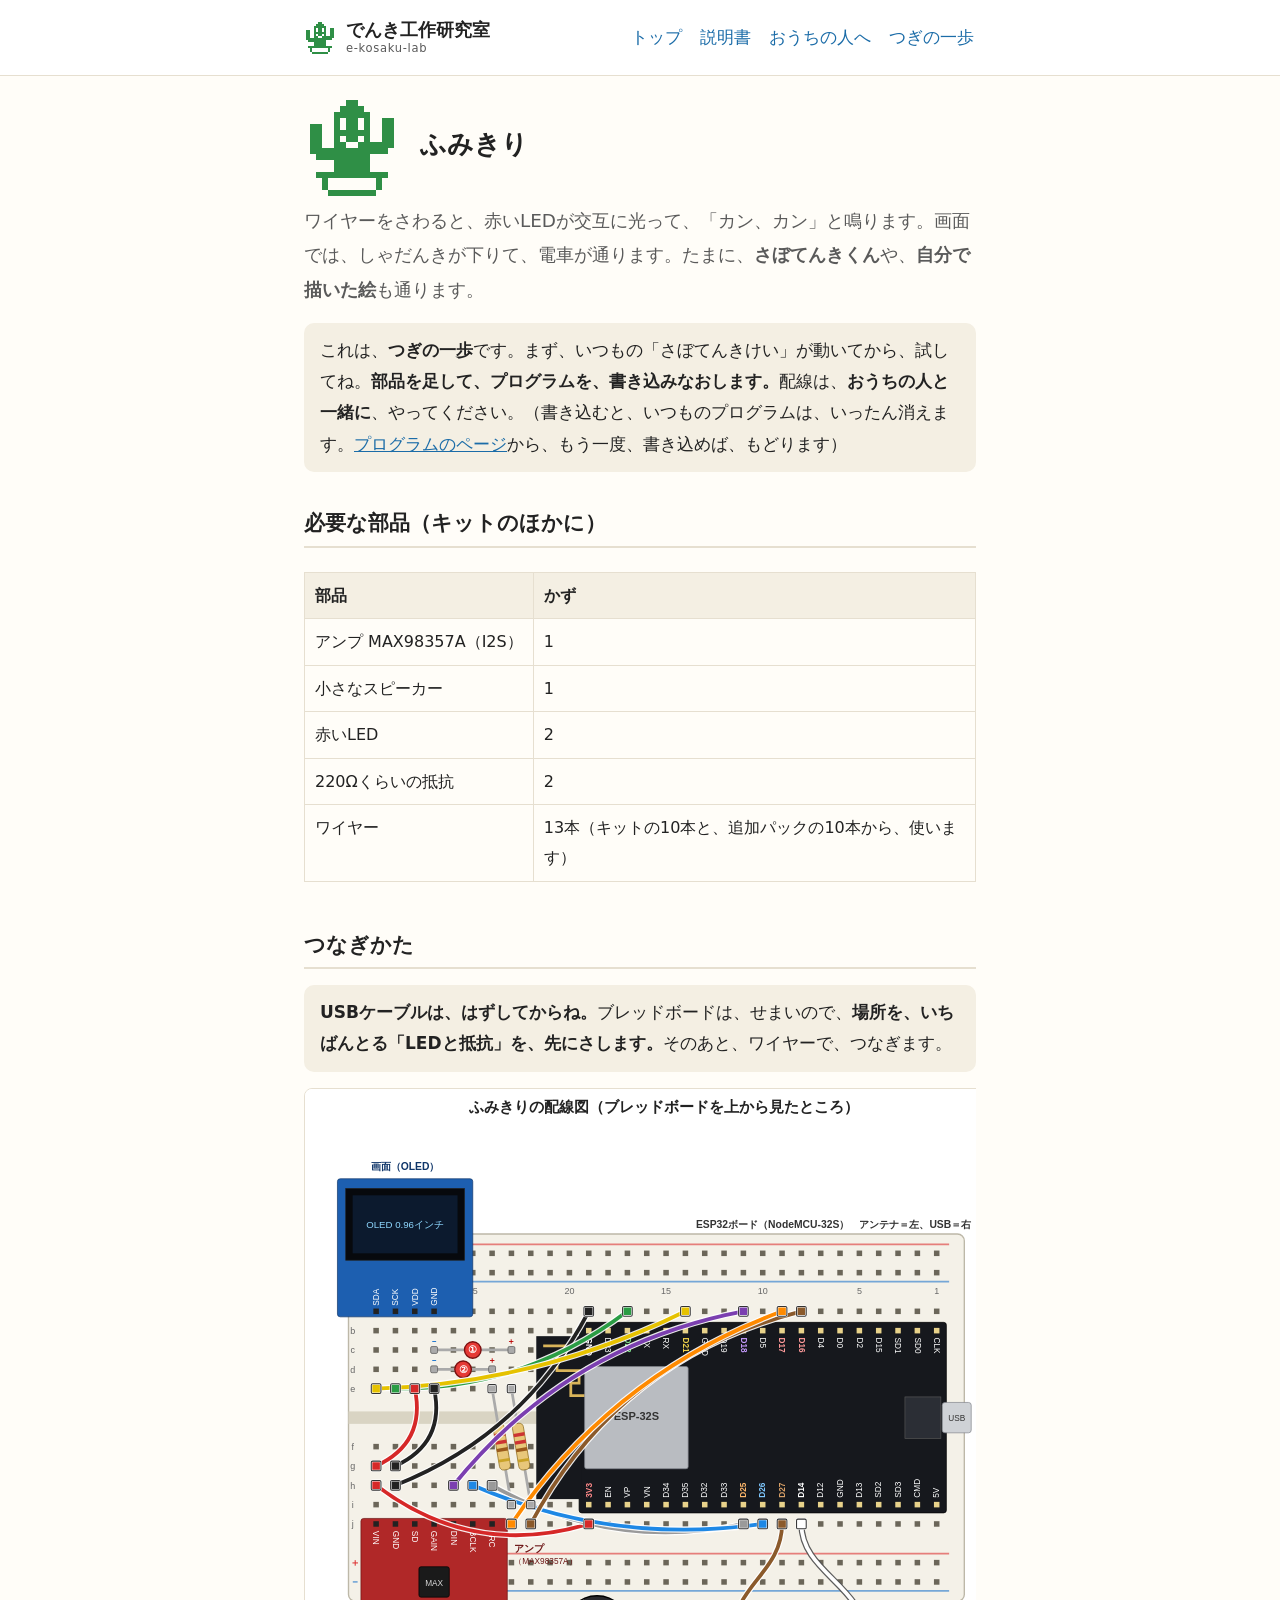
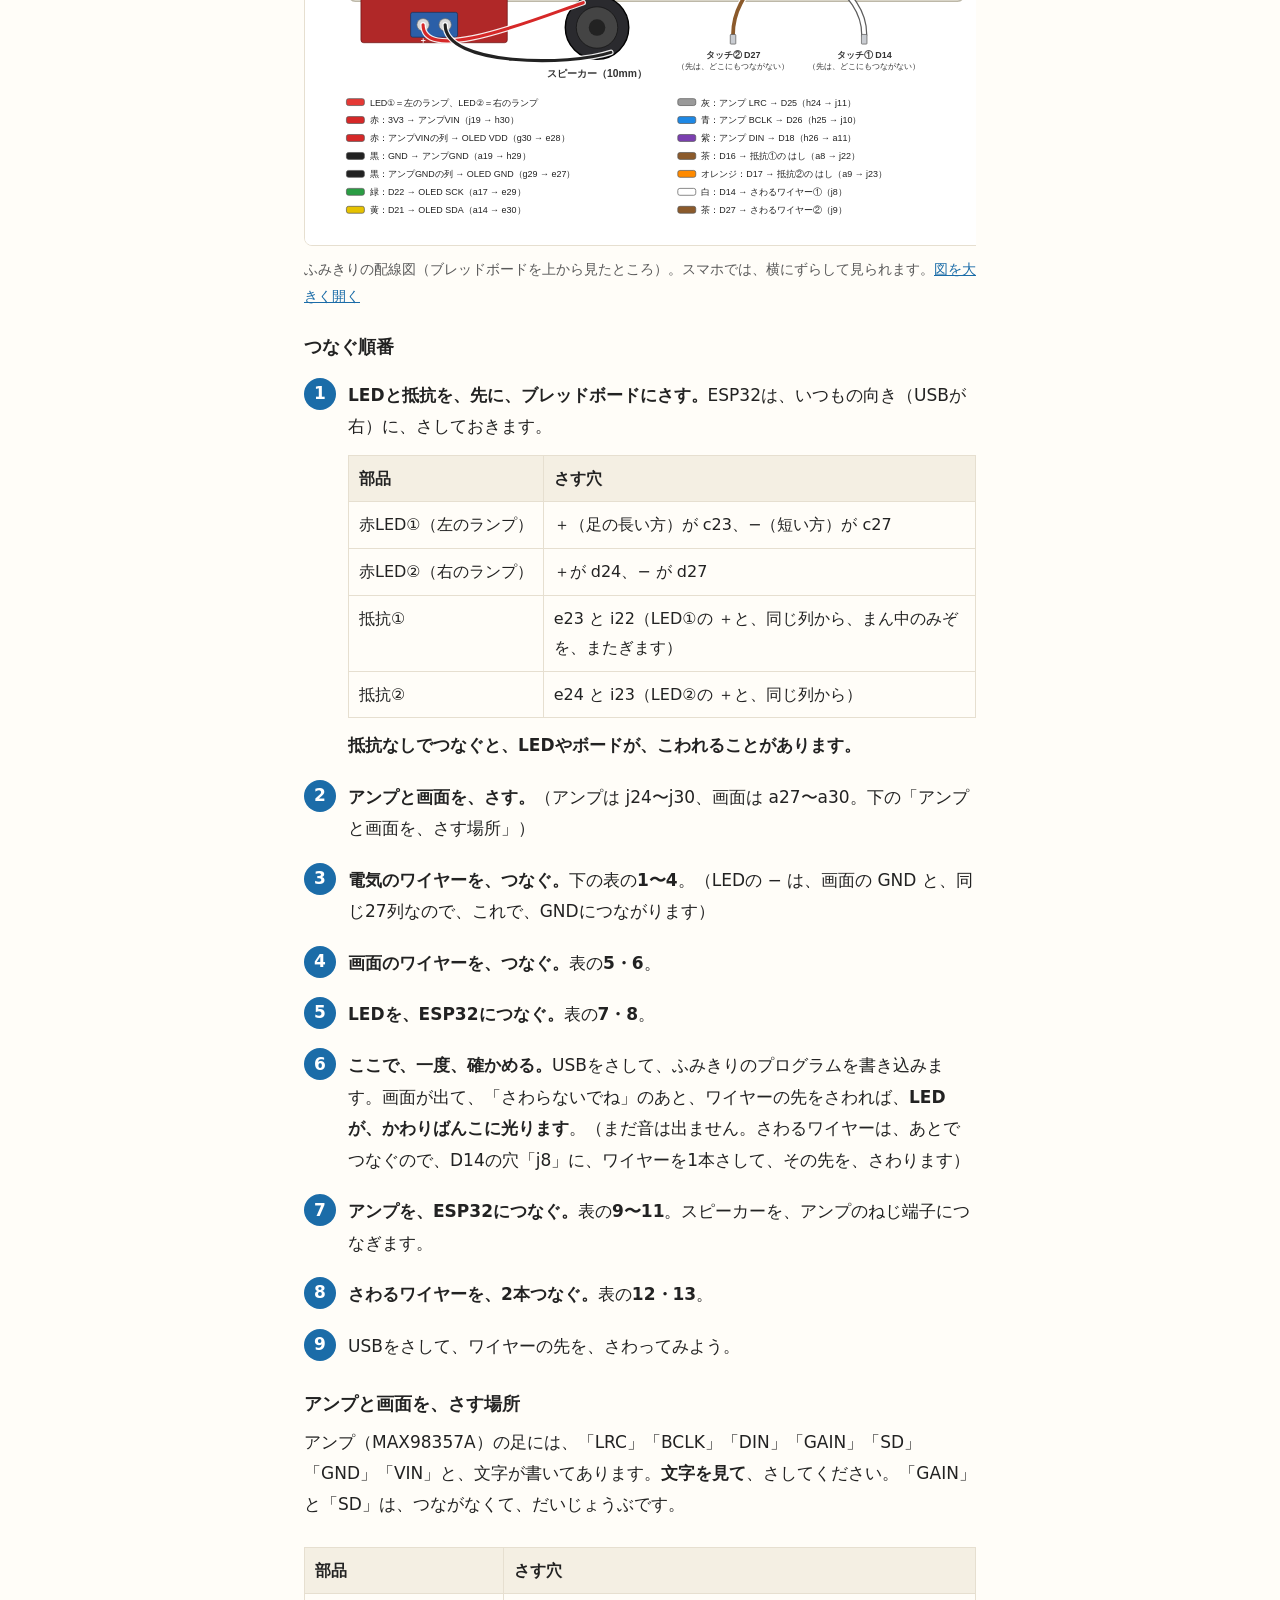
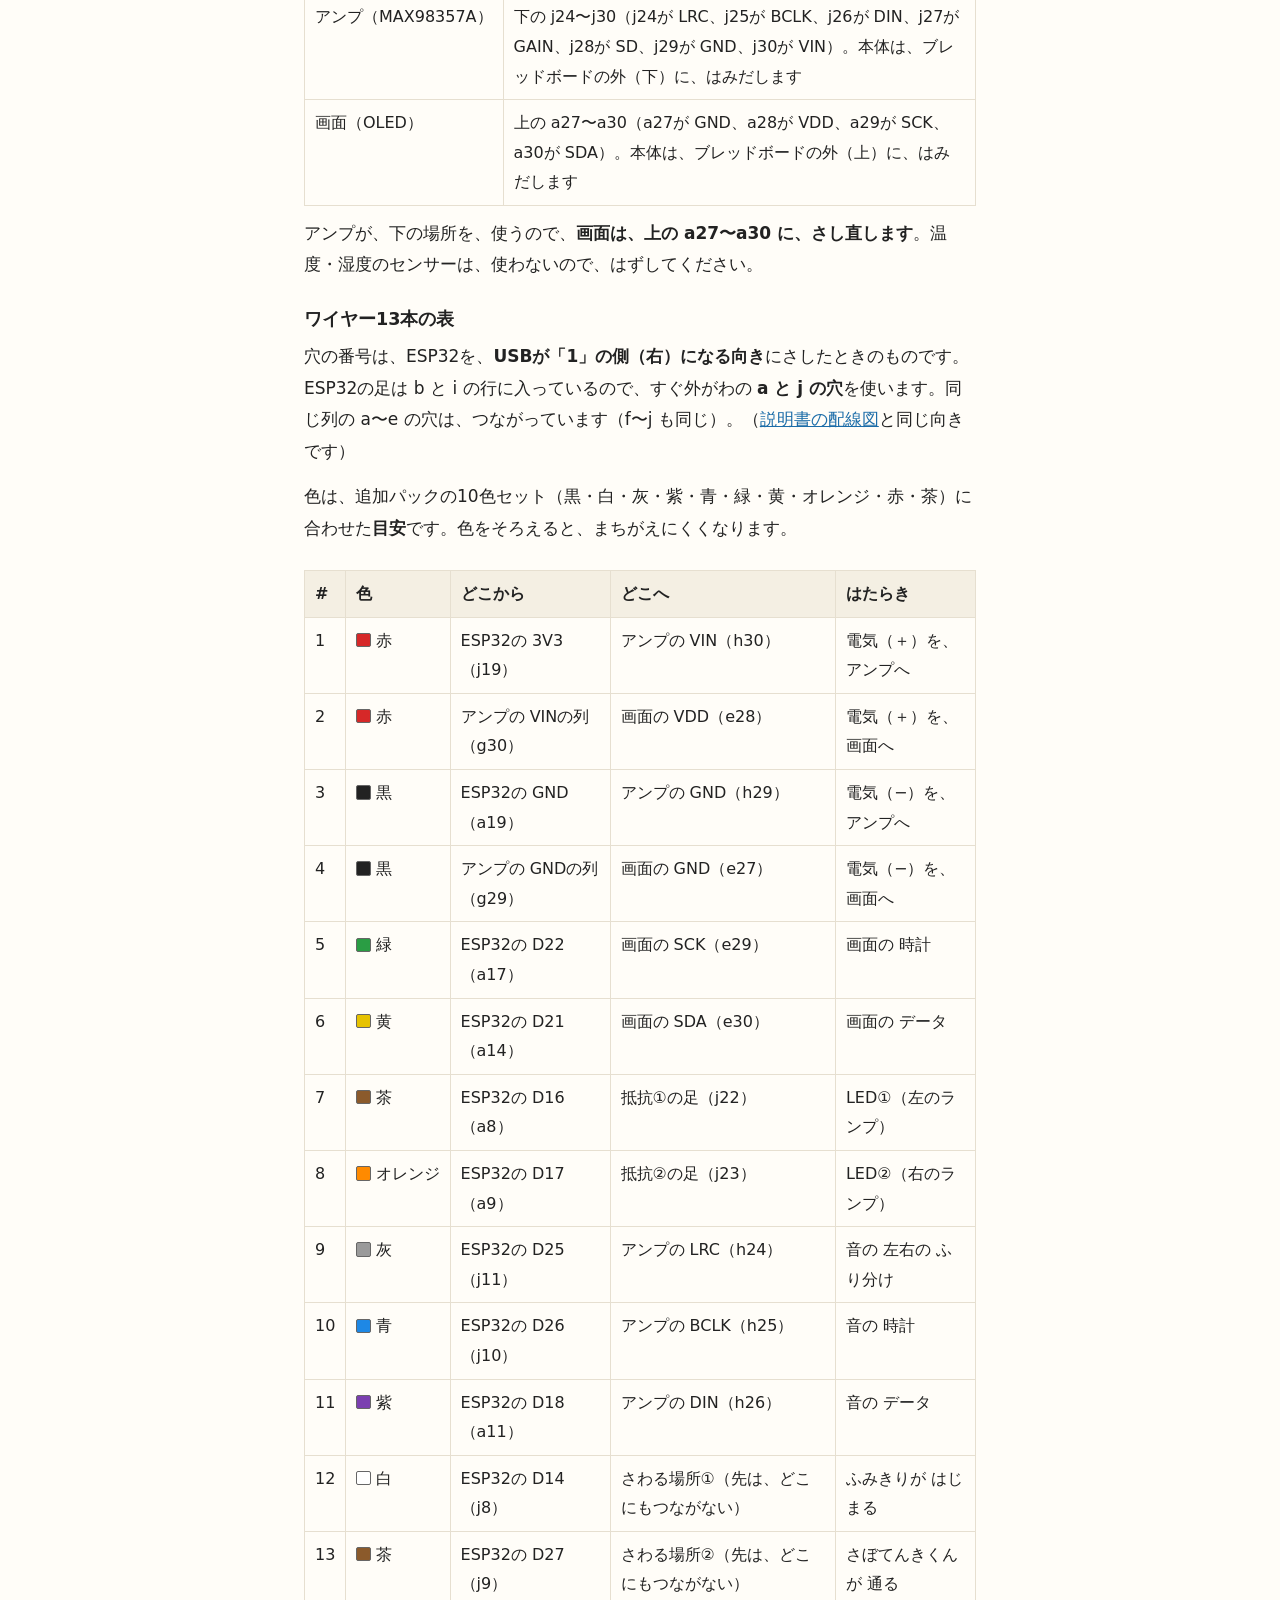
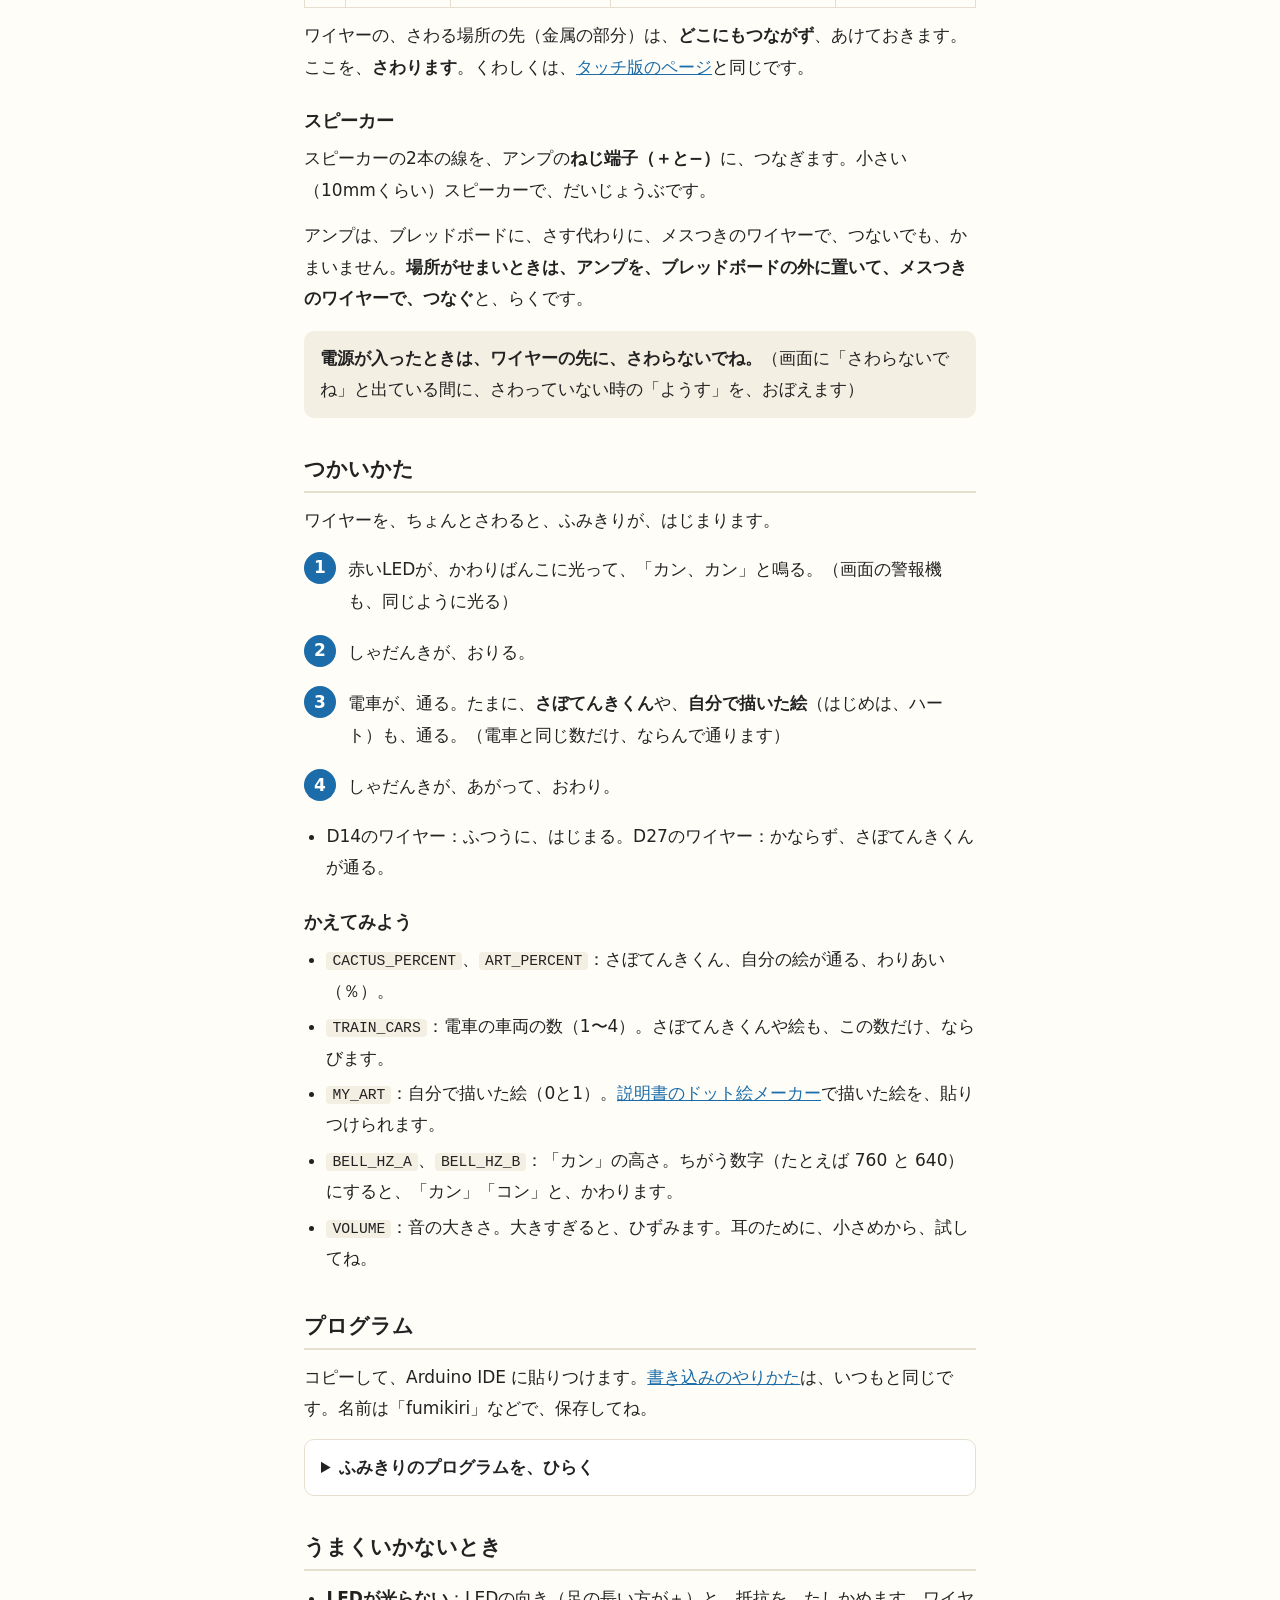
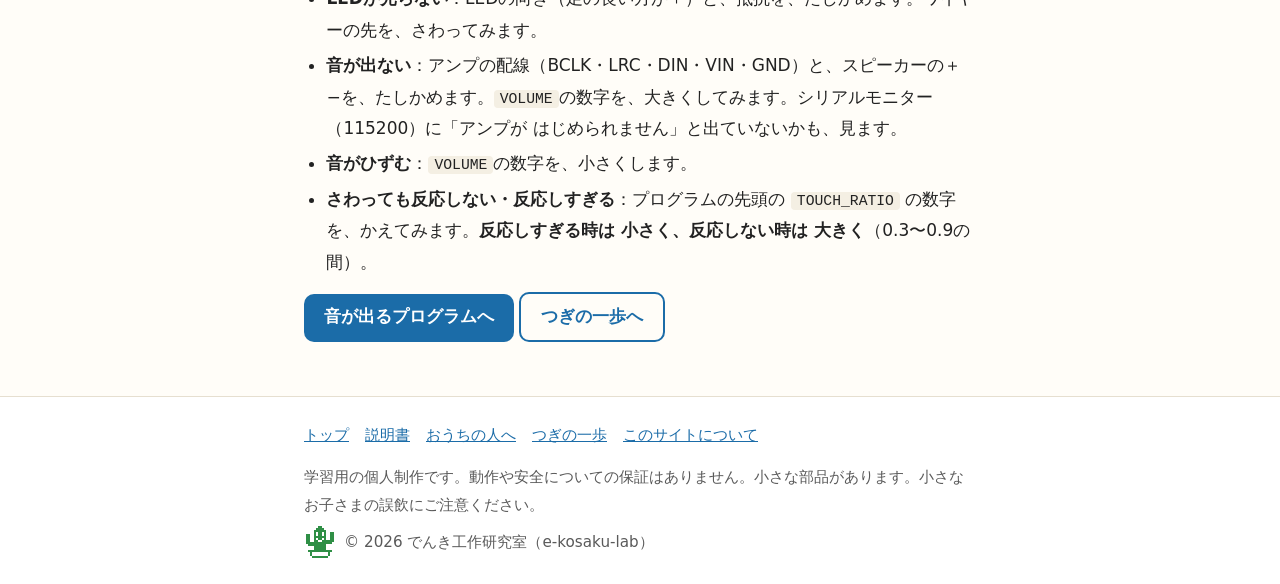
<file: fumikiri.html>
<!doctype html>
<html lang="ja">
<head>
<meta charset="utf-8">
<meta name="viewport" content="width=device-width, initial-scale=1">
<title>ふみきりを作る｜でんき工作研究室</title>
<meta name="description" content="ワイヤーをさわると、カンカンと鳴って、LEDが光り、画面で電車が通るふみきりのプログラムと、配線の説明です。">
<link rel="stylesheet" href="style.css">
<link rel="icon" href="favicon.svg" type="image/svg+xml">
<style>
pre.code{max-height:28em;overflow:auto;font-size:.82rem;line-height:1.5;white-space:pre}
.copybar{position:sticky;top:0;z-index:2;background:var(--bg,#fff);padding:6px 0}
</style>
</head>
<body>
<a class="skip" href="#main">本文へ</a>
<header class="site">
  <div class="wrap">
    <a class="brand" href="index.html"><canvas class="sabo xs" data-face="kaiteki" aria-hidden="true"></canvas><span class="brand-text">でんき工作研究室<small>e-kosaku-lab</small></span></a>
    <nav class="main" aria-label="メインメニュー">
      <ul>
        <li><a href="index.html">トップ</a></li>
        <li><a href="manual.html">説明書</a></li>
        <li><a href="parents.html">おうちの人へ</a></li>
        <li><a href="next.html">つぎの一歩</a></li>
      </ul>
    </nav>
  </div>
</header>

<main id="main">
<div class="wrap">

  <div class="hero">
    <canvas class="sabo l" data-face="kaiteki" role="img" aria-label="サボテンのキャラクター、さぼてんきくん"></canvas>
    <h1>ふみきり</h1>
  </div>
  <p class="lead">ワイヤーをさわると、赤いLEDが交互に光って、「カン、カン」と鳴ります。画面では、しゃだんきが下りて、電車が通ります。たまに、<strong>さぼてんきくん</strong>や、<strong>自分で描いた絵</strong>も通ります。</p>
  <div class="note">
    これは、<strong>つぎの一歩</strong>です。まず、いつもの「さぼてんきけい」が動いてから、試してね。<strong>部品を足して、プログラムを、書き込みなおします。</strong>配線は、<strong>おうちの人と一緒に</strong>、やってください。（書き込むと、いつものプログラムは、いったん消えます。<a href="program.html">プログラムのページ</a>から、もう一度、書き込めば、もどります）
  </div>

  <h2 id="parts">必要な部品（キットのほかに）</h2>
  <div class="tablewrap">
    <table>
      <thead><tr><th>部品</th><th>かず</th></tr></thead>
      <tbody>
        <tr><td class="nw">アンプ MAX98357A（I2S）</td><td>1</td></tr>
        <tr><td class="nw">小さなスピーカー</td><td>1</td></tr>
        <tr><td class="nw">赤いLED</td><td>2</td></tr>
        <tr><td class="nw">220Ωくらいの抵抗</td><td>2</td></tr>
        <tr><td class="nw">ワイヤー</td><td>13本（キットの10本と、追加パックの10本から、使います）</td></tr>
      </tbody>
    </table>
  </div>

  <h2 id="wire">つなぎかた</h2>
  <div class="note"><strong>USBケーブルは、はずしてからね。</strong>ブレッドボードは、せまいので、<strong>場所を、いちばんとる「LEDと抵抗」を、先にさします。</strong>そのあと、ワイヤーで、つなぎます。</div>

  <figure>
    <div class="scrollx"><img src="images/fumikiri-wiring.svg" width="1040" height="1095" alt="ふみきりの配線図。ブレッドボードの上に、ESP32、画面、アンプ、LED2個、抵抗2本があり、13本のワイヤーでつながっている。" loading="lazy"></div>
    <figcaption>ふみきりの配線図（ブレッドボードを上から見たところ）。スマホでは、横にずらして見られます。<a href="images/fumikiri-wiring.svg" target="_blank" rel="noopener">図を大きく開く</a></figcaption>
  </figure>

  <h3>つなぐ順番</h3>
  <ol class="steps">
    <li><strong>LEDと抵抗を、先に、ブレッドボードにさす。</strong>ESP32は、いつもの向き（USBが右）に、さしておきます。
      <div class="tablewrap"><table>
        <thead><tr><th>部品</th><th>さす穴</th></tr></thead>
        <tbody>
          <tr><td class="nw">赤LED①（左のランプ）</td><td>＋（足の長い方）が c23、−（短い方）が c27</td></tr>
          <tr><td class="nw">赤LED②（右のランプ）</td><td>＋が d24、− が d27</td></tr>
          <tr><td class="nw">抵抗①</td><td>e23 と i22（LED①の ＋と、同じ列から、まん中のみぞを、またぎます）</td></tr>
          <tr><td class="nw">抵抗②</td><td>e24 と i23（LED②の ＋と、同じ列から）</td></tr>
        </tbody>
      </table></div>
      <strong>抵抗なしでつなぐと、LEDやボードが、こわれることがあります。</strong></li>
    <li><strong>アンプと画面を、さす。</strong>（アンプは j24〜j30、画面は a27〜a30。下の「アンプと画面を、さす場所」）</li>
    <li><strong>電気のワイヤーを、つなぐ。</strong>下の表の<strong>1〜4</strong>。（LEDの − は、画面の GND と、同じ27列なので、これで、GNDにつながります）</li>
    <li><strong>画面のワイヤーを、つなぐ。</strong>表の<strong>5・6</strong>。</li>
    <li><strong>LEDを、ESP32につなぐ。</strong>表の<strong>7・8</strong>。</li>
    <li><strong>ここで、一度、確かめる。</strong>USBをさして、ふみきりのプログラムを書き込みます。画面が出て、「さわらないでね」のあと、ワイヤーの先をさわれば、<strong>LEDが、かわりばんこに光ります</strong>。（まだ音は出ません。さわるワイヤーは、あとでつなぐので、D14の穴「j8」に、ワイヤーを1本さして、その先を、さわります）</li>
    <li><strong>アンプを、ESP32につなぐ。</strong>表の<strong>9〜11</strong>。スピーカーを、アンプのねじ端子につなぎます。</li>
    <li><strong>さわるワイヤーを、2本つなぐ。</strong>表の<strong>12・13</strong>。</li>
    <li>USBをさして、ワイヤーの先を、さわってみよう。</li>
  </ol>

  <h3>アンプと画面を、さす場所</h3>
  <p>アンプ（MAX98357A）の足には、「LRC」「BCLK」「DIN」「GAIN」「SD」「GND」「VIN」と、文字が書いてあります。<strong>文字を見て</strong>、さしてください。「GAIN」と「SD」は、つながなくて、だいじょうぶです。</p>
  <div class="tablewrap">
    <table>
      <thead><tr><th>部品</th><th>さす穴</th></tr></thead>
      <tbody>
        <tr><td class="nw">アンプ（MAX98357A）</td><td>下の j24〜j30（j24が LRC、j25が BCLK、j26が DIN、j27が GAIN、j28が SD、j29が GND、j30が VIN）。本体は、ブレッドボードの外（下）に、はみだします</td></tr>
        <tr><td class="nw">画面（OLED）</td><td>上の a27〜a30（a27が GND、a28が VDD、a29が SCK、a30が SDA）。本体は、ブレッドボードの外（上）に、はみだします</td></tr>
      </tbody>
    </table>
  </div>
  <p>アンプが、下の場所を、使うので、<strong>画面は、上の a27〜a30 に、さし直します</strong>。温度・湿度のセンサーは、使わないので、はずしてください。</p>

  <h3>ワイヤー13本の表</h3>
  <p>穴の番号は、ESP32を、<strong>USBが「1」の側（右）になる向き</strong>にさしたときのものです。ESP32の足は b と i の行に入っているので、すぐ外がわの <strong>a と j の穴</strong>を使います。同じ列の a〜e の穴は、つながっています（f〜j も同じ）。（<a href="manual.html#step1">説明書の配線図</a>と同じ向きです）</p>
  <p>色は、追加パックの10色セット（黒・白・灰・紫・青・緑・黄・オレンジ・赤・茶）に合わせた<strong>目安</strong>です。色をそろえると、まちがえにくくなります。</p>
  <div class="tablewrap">
    <table>
      <thead><tr><th>#</th><th>色</th><th>どこから</th><th>どこへ</th><th>はたらき</th></tr></thead>
      <tbody>
        <tr><td>1</td><td class="nw"><span style="display:inline-block;width:.9em;height:.9em;background:#d62828;border:1px solid #666;border-radius:2px;vertical-align:-.1em;margin-right:.3em"></span>赤</td><td>ESP32の 3V3（j19）</td><td>アンプの VIN（h30）</td><td>電気（＋）を、アンプへ</td></tr>
        <tr><td>2</td><td class="nw"><span style="display:inline-block;width:.9em;height:.9em;background:#d62828;border:1px solid #666;border-radius:2px;vertical-align:-.1em;margin-right:.3em"></span>赤</td><td>アンプの VINの列（g30）</td><td>画面の VDD（e28）</td><td>電気（＋）を、画面へ</td></tr>
        <tr><td>3</td><td class="nw"><span style="display:inline-block;width:.9em;height:.9em;background:#222222;border:1px solid #666;border-radius:2px;vertical-align:-.1em;margin-right:.3em"></span>黒</td><td>ESP32の GND（a19）</td><td>アンプの GND（h29）</td><td>電気（−）を、アンプへ</td></tr>
        <tr><td>4</td><td class="nw"><span style="display:inline-block;width:.9em;height:.9em;background:#222222;border:1px solid #666;border-radius:2px;vertical-align:-.1em;margin-right:.3em"></span>黒</td><td>アンプの GNDの列（g29）</td><td>画面の GND（e27）</td><td>電気（−）を、画面へ</td></tr>
        <tr><td>5</td><td class="nw"><span style="display:inline-block;width:.9em;height:.9em;background:#2a9d44;border:1px solid #666;border-radius:2px;vertical-align:-.1em;margin-right:.3em"></span>緑</td><td>ESP32の D22（a17）</td><td>画面の SCK（e29）</td><td>画面の 時計</td></tr>
        <tr><td>6</td><td class="nw"><span style="display:inline-block;width:.9em;height:.9em;background:#e6c200;border:1px solid #666;border-radius:2px;vertical-align:-.1em;margin-right:.3em"></span>黄</td><td>ESP32の D21（a14）</td><td>画面の SDA（e30）</td><td>画面の データ</td></tr>
        <tr><td>7</td><td class="nw"><span style="display:inline-block;width:.9em;height:.9em;background:#8b5a2b;border:1px solid #666;border-radius:2px;vertical-align:-.1em;margin-right:.3em"></span>茶</td><td>ESP32の D16（a8）</td><td>抵抗①の足（j22）</td><td>LED①（左のランプ）</td></tr>
        <tr><td>8</td><td class="nw"><span style="display:inline-block;width:.9em;height:.9em;background:#ff8a00;border:1px solid #666;border-radius:2px;vertical-align:-.1em;margin-right:.3em"></span>オレンジ</td><td>ESP32の D17（a9）</td><td>抵抗②の足（j23）</td><td>LED②（右のランプ）</td></tr>
        <tr><td>9</td><td class="nw"><span style="display:inline-block;width:.9em;height:.9em;background:#9a9a9a;border:1px solid #666;border-radius:2px;vertical-align:-.1em;margin-right:.3em"></span>灰</td><td>ESP32の D25（j11）</td><td>アンプの LRC（h24）</td><td>音の 左右の ふり分け</td></tr>
        <tr><td>10</td><td class="nw"><span style="display:inline-block;width:.9em;height:.9em;background:#1e88e5;border:1px solid #666;border-radius:2px;vertical-align:-.1em;margin-right:.3em"></span>青</td><td>ESP32の D26（j10）</td><td>アンプの BCLK（h25）</td><td>音の 時計</td></tr>
        <tr><td>11</td><td class="nw"><span style="display:inline-block;width:.9em;height:.9em;background:#7b3fb0;border:1px solid #666;border-radius:2px;vertical-align:-.1em;margin-right:.3em"></span>紫</td><td>ESP32の D18（a11）</td><td>アンプの DIN（h26）</td><td>音の データ</td></tr>
        <tr><td>12</td><td class="nw"><span style="display:inline-block;width:.9em;height:.9em;background:#ffffff;border:1px solid #666;border-radius:2px;vertical-align:-.1em;margin-right:.3em"></span>白</td><td>ESP32の D14（j8）</td><td>さわる場所①（先は、どこにもつながない）</td><td>ふみきりが はじまる</td></tr>
        <tr><td>13</td><td class="nw"><span style="display:inline-block;width:.9em;height:.9em;background:#8b5a2b;border:1px solid #666;border-radius:2px;vertical-align:-.1em;margin-right:.3em"></span>茶</td><td>ESP32の D27（j9）</td><td>さわる場所②（先は、どこにもつながない）</td><td>さぼてんきくんが 通る</td></tr>
      </tbody>
    </table>
  </div>
  <p>ワイヤーの、さわる場所の先（金属の部分）は、<strong>どこにもつながず</strong>、あけておきます。ここを、<strong>さわります</strong>。くわしくは、<a href="touch.html">タッチ版のページ</a>と同じです。</p>
  <h3>スピーカー</h3>
  <p>スピーカーの2本の線を、アンプの<strong>ねじ端子（＋と−）</strong>に、つなぎます。小さい（10mmくらい）スピーカーで、だいじょうぶです。</p>
  <p>アンプは、ブレッドボードに、さす代わりに、メスつきのワイヤーで、つないでも、かまいません。<strong>場所がせまいときは、アンプを、ブレッドボードの外に置いて、メスつきのワイヤーで、つなぐ</strong>と、らくです。</p>

  <div class="note"><strong>電源が入ったときは、ワイヤーの先に、さわらないでね。</strong>（画面に「さわらないでね」と出ている間に、さわっていない時の「ようす」を、おぼえます）</div>

  <h2 id="use">つかいかた</h2>
  <p>ワイヤーを、ちょんとさわると、ふみきりが、はじまります。</p>
  <ol class="steps">
    <li>赤いLEDが、かわりばんこに光って、「カン、カン」と鳴る。（画面の警報機も、同じように光る）</li>
    <li>しゃだんきが、おりる。</li>
    <li>電車が、通る。たまに、<strong>さぼてんきくん</strong>や、<strong>自分で描いた絵</strong>（はじめは、ハート）も、通る。（電車と同じ数だけ、ならんで通ります）</li>
    <li>しゃだんきが、あがって、おわり。</li>
  </ol>
  <ul>
    <li>D14のワイヤー：ふつうに、はじまる。D27のワイヤー：かならず、さぼてんきくんが通る。</li>
  </ul>

  <h3>かえてみよう</h3>
  <ul>
    <li><code>CACTUS_PERCENT</code>、<code>ART_PERCENT</code>：さぼてんきくん、自分の絵が通る、わりあい（％）。</li>
    <li><code>TRAIN_CARS</code>：電車の車両の数（1〜4）。さぼてんきくんや絵も、この数だけ、ならびます。</li>
    <li><code>MY_ART</code>：自分で描いた絵（0と1）。<a href="manual.html">説明書のドット絵メーカー</a>で描いた絵を、貼りつけられます。</li>
    <li><code>BELL_HZ_A</code>、<code>BELL_HZ_B</code>：「カン」の高さ。ちがう数字（たとえば 760 と 640）にすると、「カン」「コン」と、かわります。</li>
    <li><code>VOLUME</code>：音の大きさ。大きすぎると、ひずみます。耳のために、小さめから、試してね。</li>
  </ul>

  <h2 id="code">プログラム</h2>
  <p>コピーして、Arduino IDE に貼りつけます。<a href="program.html#steps">書き込みのやりかた</a>は、いつもと同じです。名前は「fumikiri」などで、保存してね。</p>
  <details>
    <summary>ふみきりのプログラムを、ひらく</summary>
    <div>
      <div class="copybar"><button type="button" class="btn copy-btn" data-copy="code-fumikiri">ふみきりをコピーする</button></div>
<pre class="code"><code id="code-fumikiri">// さぼてんきくんの ふみきり（ESP32 + 0.96インチOLED + 赤LED2こ + アンプ・スピーカー）
//
// 「さぼてんきけい」の、追加パックの プログラムです。
// ワイヤーを さわると、ふみきりが「カンカン」と なって、赤いLEDが かわりばんこに 光ります。
// 画面では しゃだんきが おりて、電車が 通ります。たまに、さぼてんきくんや、
// 0と1で かいた 絵（MY_ART）も 通ります。
//
// このプログラムは Wi-Fi / Bluetooth を一切使いません（WiFi.h などを読み込んでいません）。
//
// 必要なライブラリ: U8g2 （olikraus）
// ボード設定: ツール → ボード → esp32 → 「ESP32 Dev Module」
//
// 必要な部品（キットのほかに）:
//   ・赤LED 2こ（それぞれに 220Ω くらいの 抵抗を つなぐ）
//   ・アンプ MAX98357A モジュール（I2S）と、スピーカー
//   ・ワイヤー（さわる場所 用）
//
// 配線:
//   ESP32 3V3     → OLED VDD
//   ESP32 GND     → OLED GND
//   ESP32 GPIO21  → OLED SDA
//   ESP32 GPIO22  → OLED SCK
//   ESP32 GPIO16  → 抵抗 → 赤LED（左）の ＋（足の 長い方）。 LEDの − → GND
//   ESP32 GPIO17  → 抵抗 → 赤LED（右）の ＋（足の 長い方）。 LEDの − → GND
//   ESP32 GPIO26  → アンプ BCLK
//   ESP32 GPIO25  → アンプ LRC
//   ESP32 GPIO18  → アンプ DIN
//   ESP32 3V3 → アンプ VIN（5Vでも 動きます。ページの配線図は 3V3）
//   ESP32 GND     → アンプ GND
//   アンプの 出力 → スピーカー（＋と −）
//   ESP32 GPIO14（D14）→ ワイヤー1（さわる場所①）… ふみきりが はじまる
//   ESP32 GPIO27（D27）→ ワイヤー2（さわる場所②）… さぼてんきくんが 通る
//   ワイヤーの、もう一方の先（金属の部分）を、さわります。
//
// つかいかた:
//   ワイヤー1を ちょん → ふみきりが なる → しゃだんきが おりる → 電車（など）が 通る → あがる
//   ワイヤー2を ちょん → ぜったいに さぼてんきくんが 通る
//   ※ 電源を入れる時は、ワイヤーの先に、さわらないでください。

#include &lt;Wire.h&gt;
#include &lt;U8g2lib.h&gt;
#include &lt;ESP_I2S.h&gt;

// =====================================================================
//  かえてみよう！（ここから下を書きかえると、ふみきりがかわります）
//  書きかえたら、もう一度「書き込み」ボタン（→）をおしてね。
// =====================================================================

// ---- ① 通るものを かえてみよう ----
// 3つの数字を 足して 100 まで。のこりが「電車」です。
const int CACTUS_PERCENT = 20;   // さぼてんきくんが 通る わりあい（％）
const int ART_PERCENT = 15;      // MY_ART（じぶんで かいた絵）が 通る わりあい（％）
const int TRAIN_CARS = 3;        // 電車の しゃりょうの かず（1〜4）。さぼてんきくんや 絵も、この数だけ ならんで 通ります
const int TRAIN_SPEED = 70;      // 電車の はやさ（ドット／びょう）
const int WALK_SPEED = 45;       // さぼてんきくんや 絵の はやさ

// ---- ② 音と 光を かえてみよう ----
const int VOLUME = 4000;                  // 音の 大きさ（0〜20000。大きすぎると ひずみます）
const int BELL_HZ_A = 760;                // 「カン」の 高さ（Hz）。数字が 大きいほど 高い音
const int BELL_HZ_B = 760;                // もうひとつの 「カン」の 高さ。ちがう数字（たとえば 640）にすると 高い音・低い音の「カン」「コン」に
const unsigned long LAMP_MS = 600;        // 光る LED が かわる 間かく（ミリ秒）。「カン」も この間かくで 鳴ります

// ---- ③ しゃだんきを かえてみよう ----
const unsigned long PRE_MS = 1500;        // なりはじめてから しゃだんきが おりはじめるまで
const unsigned long LOWER_MS = 1300;      // おりる 時間
const unsigned long RAISE_MS = 1200;      // あがる 時間

// ---- ④ タッチの ぐあいを かえてみよう ----
// 0.3〜0.9 の間で。反応しすぎる時は 小さく、反応しない時は 大きく。
const float TOUCH_RATIO = 0.6;
const int TOUCH_CONFIRM = 3;
const unsigned long LONG_MS = 1200;
const unsigned long ANIME_MS = 500;       // さぼてんきくんの 絵の きりかえの間かく（ミリ秒）

// ---- ⑤ 0と1で 絵をかえてみよう ----
// 1 が「光るドット」、0 が「光らないドット」です。1行に16こ、16行あります。
// Webの「ドット絵メーカー」で かいた 0と1を、ここに はりつけても いいよ。

// じぶんで かいた 絵（ふみきりを 通ります）。はじめは「ハート」です。
const char *MY_ART[16] = {
  &quot;0000000000000000&quot;,
  &quot;0011110000111100&quot;,
  &quot;0111111001111110&quot;,
  &quot;1111111111111111&quot;,
  &quot;1111111111111111&quot;,
  &quot;1111111111111111&quot;,
  &quot;0111111111111110&quot;,
  &quot;0011111111111100&quot;,
  &quot;0001111111111000&quot;,
  &quot;0000111111110000&quot;,
  &quot;0000011111100000&quot;,
  &quot;0000001111000000&quot;,
  &quot;0000000110000000&quot;,
  &quot;0000000000000000&quot;,
  &quot;0000000000000000&quot;,
  &quot;0000000000000000&quot;,
};

// かいてき: にこにこ顔の さぼてんきくん
const char *MARK_KAITEKI[16] = {
  &quot;0000000110000000&quot;,
  &quot;0000001111000000&quot;,
  &quot;0000011111100000&quot;,
  &quot;0110010110100000&quot;,
  &quot;0110010110100110&quot;,
  &quot;0110011111100110&quot;,
  &quot;0110010110100110&quot;,
  &quot;0111111001100110&quot;,
  &quot;0011111111111110&quot;,
  &quot;0000011111111100&quot;,
  &quot;0000011111100000&quot;,
  &quot;0000011111100000&quot;,
  &quot;0011111111111100&quot;,
  &quot;0001000000001000&quot;,
  &quot;0001000000001000&quot;,
  &quot;0000111111110000&quot;,
};

// かいてき（絵2）
const char *MARK_KAITEKI2[16] = {
  &quot;0000000110000000&quot;,
  &quot;0000001111000000&quot;,
  &quot;0000011111100000&quot;,
  &quot;0000010110100110&quot;,
  &quot;0110010110100110&quot;,
  &quot;0110011111100110&quot;,
  &quot;0110010110100110&quot;,
  &quot;0110011001111110&quot;,
  &quot;0111111111111100&quot;,
  &quot;0011111111100000&quot;,
  &quot;0000011111100000&quot;,
  &quot;0000011111100000&quot;,
  &quot;0011111111111100&quot;,
  &quot;0001000000001000&quot;,
  &quot;0001000000001000&quot;,
  &quot;0000111111110000&quot;,
};

// じめじめ: じめじめ顔の さぼてんきくん
const char *MARK_JIMEJIME[16] = {
  &quot;0100000110000000&quot;,
  &quot;0011001111000110&quot;,
  &quot;0000011111101000&quot;,
  &quot;0011010110100000&quot;,
  &quot;0110010110101100&quot;,
  &quot;0110011111100110&quot;,
  &quot;0110010000100110&quot;,
  &quot;0111111111100110&quot;,
  &quot;0011111111111110&quot;,
  &quot;0000011111111100&quot;,
  &quot;0000011111100000&quot;,
  &quot;0000011111100000&quot;,
  &quot;0011111111111100&quot;,
  &quot;0001000000001000&quot;,
  &quot;0001000000001000&quot;,
  &quot;0000111111110000&quot;,
};

// じめじめ（絵2）
const char *MARK_JIMEJIME2[16] = {
  &quot;1000000110000000&quot;,
  &quot;0100001111000010&quot;,
  &quot;0000011111100100&quot;,
  &quot;0110011111100000&quot;,
  &quot;0110010110100110&quot;,
  &quot;0110011111100110&quot;,
  &quot;0110010000100110&quot;,
  &quot;0111111111100110&quot;,
  &quot;0011111111111110&quot;,
  &quot;0000011111111100&quot;,
  &quot;0000011111100000&quot;,
  &quot;0000011111100000&quot;,
  &quot;0011111111111100&quot;,
  &quot;0001000000001000&quot;,
  &quot;0001000000001000&quot;,
  &quot;0000111111110000&quot;,
};

// からから: からからで あつそうな さぼてんきくん
const char *MARK_KARAKARA[16] = {
  &quot;0000000110001000&quot;,
  &quot;0010001111000100&quot;,
  &quot;0100011111101000&quot;,
  &quot;0010011111100100&quot;,
  &quot;0100010110100000&quot;,
  &quot;0000011111111100&quot;,
  &quot;0011111001111110&quot;,
  &quot;0111110000100110&quot;,
  &quot;0110011111100110&quot;,
  &quot;0110011111100110&quot;,
  &quot;0110011111100000&quot;,
  &quot;0000011111100000&quot;,
  &quot;0011111111111100&quot;,
  &quot;0001000000001000&quot;,
  &quot;0001000000001000&quot;,
  &quot;0000111111110000&quot;,
};

// からから（絵2）
const char *MARK_KARAKARA2[16] = {
  &quot;0000000110000100&quot;,
  &quot;0100001111001000&quot;,
  &quot;0010011111100100&quot;,
  &quot;0100011111101000&quot;,
  &quot;0010010110100000&quot;,
  &quot;0000011111111100&quot;,
  &quot;0011111001111110&quot;,
  &quot;0111110110100110&quot;,
  &quot;0110011111100110&quot;,
  &quot;0110011111100110&quot;,
  &quot;0110011111100000&quot;,
  &quot;0000011111100000&quot;,
  &quot;0011111111111100&quot;,
  &quot;0001000000001000&quot;,
  &quot;0001000000001000&quot;,
  &quot;0000111111110000&quot;,
};

// いたい！: タッチして、びっくりした さぼてんきくん（絵1）
const char *MARK_ITAI[16] = {
  &quot;1000000110000001&quot;,
  &quot;0100001111000010&quot;,
  &quot;0000011111100000&quot;,
  &quot;0110010110100000&quot;,
  &quot;0110011001100110&quot;,
  &quot;0110010110100110&quot;,
  &quot;0110011001100110&quot;,
  &quot;0111111001100110&quot;,
  &quot;0011111111111110&quot;,
  &quot;0000011111111100&quot;,
  &quot;0000011111100000&quot;,
  &quot;0000011111100000&quot;,
  &quot;0011111111111100&quot;,
  &quot;0001000000001000&quot;,
  &quot;0001000000001000&quot;,
  &quot;0000111111110000&quot;,
};

// いたい！（絵2）
const char *MARK_ITAI2[16] = {
  &quot;0100000110000010&quot;,
  &quot;1000001111000001&quot;,
  &quot;0000011111100000&quot;,
  &quot;0110010110100000&quot;,
  &quot;0110011001100110&quot;,
  &quot;0110010110100110&quot;,
  &quot;0110011001100110&quot;,
  &quot;0111111001100110&quot;,
  &quot;0011111111111110&quot;,
  &quot;0000011111111100&quot;,
  &quot;0000011111100000&quot;,
  &quot;0000011111100000&quot;,
  &quot;0011111111111100&quot;,
  &quot;0001000000001000&quot;,
  &quot;0001000000001000&quot;,
  &quot;0000111111110000&quot;,
};

// えへへ: なでられて、うれしい さぼてんきくん（絵1）
const char *MARK_TERE[16] = {
  &quot;0001000110001000&quot;,
  &quot;0011101111011100&quot;,
  &quot;0001011111101000&quot;,
  &quot;0110011111100000&quot;,
  &quot;0110010110100110&quot;,
  &quot;0110011111100110&quot;,
  &quot;0110010110100110&quot;,
  &quot;0111111001100110&quot;,
  &quot;0011111111111110&quot;,
  &quot;0000011111111100&quot;,
  &quot;0000011111100000&quot;,
  &quot;0000011111100000&quot;,
  &quot;0011111111111100&quot;,
  &quot;0001000000001000&quot;,
  &quot;0001000000001000&quot;,
  &quot;0000111111110000&quot;,
};

// えへへ（絵2）
const char *MARK_TERE2[16] = {
  &quot;0000000110000000&quot;,
  &quot;0001001111001000&quot;,
  &quot;0000011111100000&quot;,
  &quot;0110011111100000&quot;,
  &quot;0110010110100110&quot;,
  &quot;0110011111100110&quot;,
  &quot;0110010110100110&quot;,
  &quot;0111111001100110&quot;,
  &quot;0011111111111110&quot;,
  &quot;0000011111111100&quot;,
  &quot;0000011111100000&quot;,
  &quot;0000011111100000&quot;,
  &quot;0011111111111100&quot;,
  &quot;0001000000001000&quot;,
  &quot;0001000000001000&quot;,
  &quot;0000111111110000&quot;,
};

// =====================================================================
//  かえてみよう ここまで（ここから下は、なれてきたら読んでみよう）
// =====================================================================

U8G2_SSD1306_128X64_NONAME_F_HW_I2C display(U8G2_R0, U8X8_PIN_NONE);

const int MARK_SIZE = 16;
const int MARK_SCALE = 2;

const int LED_L = 16;
const int LED_R = 17;
const int I2S_BCLK = 26;
const int I2S_LRC = 25;
const int I2S_DIN = 18;

struct TouchPad {
  int pin;
  float base;               // さわっていない時の 値（きじゅん）
  bool down;                // いま さわっているか
  int cnt;                  // ちょうし を みる ための かぞえ
  unsigned long pendMs;     // さわり はじめた とき
  unsigned long downMs;     // さわった ときこく
  bool longFired;
  bool pressedEdge;         // いま さわった
  bool releasedEdge;        // いま はなした
  bool longEdge;            // いま ながく さわった
  unsigned long heldMs;     // はなした とき の、さわっていた 長さ
};

// ESP32 は、さわると 値が 小さくなる
float measureBase(int pin) {
  long sum = 0;
  for (int i = 0; i &lt; 16; i++) {
    sum += touchRead(pin);
    delay(4);
  }
  return sum / 16.0f;
}

void padUpdate(TouchPad &amp;p, unsigned long now) {
  p.pressedEdge = false;
  p.releasedEdge = false;
  p.longEdge = false;
  float v = (float)touchRead(p.pin);
  bool raw = v &lt; p.base * TOUCH_RATIO;
  if (raw == p.down) {
    p.cnt = 0;
    // さわっていない間は、きじゅんを、ゆっくり なおす
    if (!raw &amp;&amp; v &gt; p.base * 0.8f) p.base = p.base * 0.98f + v * 0.02f;
  } else {
    if (p.cnt == 0) p.pendMs = now;
    p.cnt++;
    if (p.cnt &gt;= TOUCH_CONFIRM) {  // 3回つづけて 同じ → きまり（ちらつき よけ。かず は TOUCH_CONFIRM）
      p.down = raw;
      p.cnt = 0;
      if (raw) {
        p.pressedEdge = true;
        p.downMs = p.pendMs;
        p.longFired = false;
      } else {
        p.releasedEdge = true;
        p.heldMs = now - p.downMs;
      }
    }
  }
  if (p.down &amp;&amp; !p.longFired &amp;&amp; now - p.downMs &gt;= LONG_MS) {
    p.longFired = true;
    p.longEdge = true;
  }
}

// ---- 音を出す（MAX98357A アンプ + スピーカー）----
// 音は、「音のたんとう」の仕事（別の仕事）が、ずっと出しつづけます。
// g_freq に、音の高さ（Hz）を入れると、その音が鳴りつづけます。0 を入れると、しずかになります。
// g_bellHz に、音の高さ（Hz）を入れると、かねを「カーン」と 1回 たたいた音が 鳴ります（すぐ 0 にもどります）。
const int SAMPLE_RATE = 16000;
I2SClass i2s;
volatile int g_freq = 0;
volatile int g_bellHz = 0;

void audioTask(void *arg) {
  static int16_t buf[160];
  float phase = 0, amp = 0;
  float bellPhase = 0, bellStep = 0, bellAmp = 0;
  while (true) {
    int bh = g_bellHz;
    if (bh &gt; 0) {                 // かねを たたく
      bellStep = 2.0f * 3.14159265f * bh / SAMPLE_RATE;
      bellPhase = 0;
      bellAmp = 1.0f;
      g_bellHz = 0;
    }
    int f = g_freq;
    float target = (f &gt; 0) ? (float)VOLUME : 0.0f;
    float step = (f &gt; 0) ? (2.0f * 3.14159265f * f / SAMPLE_RATE) : 0.0f;
    for (int i = 0; i &lt; 160; i++) {
      amp += (target - amp) * 0.02f;   // ふわっと 大きく・小さく（ぶつっ という音を へらす）
      phase += step;
      if (phase &gt; 6.2831853f) phase -= 6.2831853f;
      float v = (sinf(phase) + 0.3f * sinf(phase * 3.0f)) * amp * 0.75f;
      if (bellAmp &gt; 0.001f) {       // かねの 音: 高い 音が まざって、だんだん 小さくなる
        bellPhase += bellStep;
        float b = sinf(bellPhase) + 0.5f * sinf(bellPhase * 2.76f) + 0.25f * sinf(bellPhase * 5.4f);
        v += b * bellAmp * VOLUME * 0.5f;
        bellAmp *= 0.9993f;         // 「カーン」の 長さ（1に ちかいほど 長い）
      }
      buf[i] = (int16_t)v;
    }
    i2s.write((uint8_t *)buf, sizeof(buf));
  }
}

void audioBegin() {
  i2s.setPins(I2S_BCLK, I2S_LRC, I2S_DIN);
  if (!i2s.begin(I2S_MODE_STD, SAMPLE_RATE, I2S_DATA_BIT_WIDTH_16BIT, I2S_SLOT_MODE_MONO)) {
    Serial.println(&quot;アンプ（MAX98357A）が はじめられません。配線を たしかめてください&quot;);
    return;
  }
  xTaskCreatePinnedToCore(audioTask, &quot;audio&quot;, 4096, NULL, 1, NULL, 0);
}

TouchPad pad1 = {14, 0, false, 0, 0, 0, false, false, false, false, 0};
TouchPad pad2 = {27, 0, false, 0, 0, 0, false, false, false, false, 0};

// ---- 0と1の絵を、画面にかく（scale は 1ドットを 何倍で出すか）----
void drawMarkS(const char *const mark[], int x, int y, int scale) {
  for (int row = 0; row &lt; MARK_SIZE; row++) {
    const char *line = mark[row];
    for (int col = 0; col &lt; MARK_SIZE &amp;&amp; line[col] != &#x27;\0&#x27;; col++) {
      if (line[col] == &#x27;1&#x27;) {
        display.drawBox(x + col * scale, y + row * scale, scale, scale);
      }
    }
  }
}
void drawMark(const char *const mark[], int x, int y) {
  drawMarkS(mark, x, y, MARK_SCALE);
}

// ---- じょうたい ----
const int ST_IDLE = 0;    // まっている
const int ST_PRE = 1;     // なりはじめ（しゃだんきは あがっている）
const int ST_LOWER = 2;   // しゃだんきが おりる
const int ST_PASS = 3;    // 通っている
const int ST_RAISE = 4;   // しゃだんきが あがる
int st = ST_IDLE;
unsigned long stMs = 0;

const int K_TRAIN = 0;
const int K_CACTUS = 1;
const int K_ART = 2;
int kind = K_TRAIN;
float passX = 0;               // 通るものの 左はし
unsigned long lastPassMs = 0;

int lampPhase = -1;            // 0:左が 光る  1:右が 光る
unsigned long alarmStart = 0;   // なりはじめた とき

// ---- 場面の かたち ----
const int GROUND_Y = 60;       // 地面（レール）の y
const int GATE_L = 26;         // 左の しゃだんきの 柱の x
const int GATE_R = 122;        // 右の しゃだんきの 柱の x
const int PIVOT_Y = 46;        // しゃだんきの 付け根の y（小さいほど 高い）
const int ARM_LEN = 46;        // しゃだんきの 長さ
const int ARM_UP_DEG = 60;     // あがっている ときの かくど（90 で まっすぐ 上）
const int ARM_DOWN_DEG = 2;    // おりている ときの かくど（0 で よこ）

// しゃだんき（あかと しろの しま もよう）
void drawArm(int px, int dir, float up) {
  // up: 1 = あがっている、0 = おりている
  float deg = ARM_DOWN_DEG + up * (ARM_UP_DEG - ARM_DOWN_DEG);
  float rad = deg * 3.14159265f / 180.0f;
  float dx = dir * cosf(rad);
  float dy = -sinf(rad);
  int n = ARM_LEN / 6;
  for (int k = 0; k &lt; n; k++) {
    int x0 = px + (int)(dx * k * 6);
    int y0 = PIVOT_Y + (int)(dy * k * 6);
    int x1 = px + (int)(dx * (k + 1) * 6);
    int y1 = PIVOT_Y + (int)(dy * (k + 1) * 6);
    display.drawLine(x0, y0, x1, y1);
    if (k % 2 == 0) {                       // ふとい ところ（赤）
      display.drawLine(x0, y0 + 1, x1, y1 + 1);
      display.drawLine(x0, y0 + 2, x1, y1 + 2);
    }
  }
}

// ---- 画面の そとへ はみだしても だいじょうぶな かきかた ----
// U8g2 は、画面の 左の そと（x が マイナス）に はみだす 絵を かくと、反対がわ（右がわ）に
// へんな 線が 出ることが あります。そこで、はみだす ぶんは、自分で けずって から かきます。
void cPixel(int x, int y) {
  if (x &gt;= 0 &amp;&amp; x &lt; 128 &amp;&amp; y &gt;= 0 &amp;&amp; y &lt; 64) display.drawPixel(x, y);
}
void cHLine(int x, int y, int w) {
  if (x &lt; 0) { w += x; x = 0; }
  if (x + w &gt; 128) w = 128 - x;
  if (w &gt; 0 &amp;&amp; y &gt;= 0 &amp;&amp; y &lt; 64) display.drawHLine(x, y, w);
}
void cVLine(int x, int y, int h) {
  if (y &lt; 0) { h += y; y = 0; }
  if (y + h &gt; 64) h = 64 - y;
  if (h &gt; 0 &amp;&amp; x &gt;= 0 &amp;&amp; x &lt; 128) display.drawVLine(x, y, h);
}
void cBox(int x, int y, int w, int h) {
  if (x &lt; 0) { w += x; x = 0; }
  if (y &lt; 0) { h += y; y = 0; }
  if (x + w &gt; 128) w = 128 - x;
  if (y + h &gt; 64) h = 64 - y;
  if (w &gt; 0 &amp;&amp; h &gt; 0) display.drawBox(x, y, w, h);
}
void cLine(int x0, int y0, int x1, int y1) {
  int dx = abs(x1 - x0), dy = abs(y1 - y0);
  int sx = (x0 &lt; x1) ? 1 : -1, sy = (y0 &lt; y1) ? 1 : -1;
  int err = dx - dy;
  while (true) {
    cPixel(x0, y0);
    if (x0 == x1 &amp;&amp; y0 == y1) break;
    int e2 = 2 * err;
    if (e2 &gt; -dy) { err -= dy; x0 += sx; }
    if (e2 &lt; dx) { err += dx; y0 += sy; }
  }
}
void cDisc(int cx, int cy, int r) {
  for (int dy = -r; dy &lt;= r; dy++)
    for (int dx = -r; dx &lt;= r; dx++)
      if (dx * dx + dy * dy &lt;= r * r) cPixel(cx + dx, cy + dy);
}
void cRFrame(int x, int y, int w, int h) {   // かどの まるい わく
  cHLine(x + 2, y, w - 4);
  cHLine(x + 2, y + h - 1, w - 4);
  cVLine(x, y + 2, h - 4);
  cVLine(x + w - 1, y + 2, h - 4);
  cPixel(x + 1, y + 1); cPixel(x + w - 2, y + 1);
  cPixel(x + 1, y + h - 2); cPixel(x + w - 2, y + h - 2);
}
void cMark(const char *const mark[], int x, int y, int scale) {   // 0と1の絵（はみだしても OK）
  for (int row = 0; row &lt; MARK_SIZE; row++) {
    const char *line = mark[row];
    for (int col = 0; col &lt; MARK_SIZE &amp;&amp; line[col] != &#x27;\0&#x27;; col++) {
      if (line[col] == &#x27;1&#x27;) cBox(x + col * scale, y + row * scale, scale, scale);
    }
  }
}

// 電車の しゃりょう（x は 左はし。front が true なら 先頭＝右むき の はな つき）
void drawCar(int x, bool front, bool panto) {
  int w = front ? 22 : 24;
  cRFrame(x, 38, w, 17);                        // 車体
  cHLine(x + 1, 49, w - 2);                     // 色の おび
  cBox(x + 3, 41, 5, 5);                        // 窓
  cBox(x + 10, 41, 5, 5);
  if (!front) cBox(x + 17, 41, 5, 5);
  else cBox(x + 16, 41, 4, 5);
  cHLine(x + 2, 55, w - 4);                     // ゆか下
  cDisc(x + 6, 57, 2);                          // 車輪
  cDisc(x + w - 6, 57, 2);
  if (panto) {                                  // パンタグラフ
    cLine(x + 8, 38, x + 12, 34);
    cLine(x + 12, 34, x + 16, 38);
    cHLine(x + 9, 34, 6);
  }
  if (front) {                                  // はな（右がわの ななめ）
    cLine(x + w - 1, 38, x + w + 7, 47);
    cLine(x + w + 7, 47, x + w + 7, 55);
    cHLine(x + w - 1, 55, 8);
    cDisc(x + w + 4, 51, 1);                    // ライト
  }
}

// 通るものの うしろの 長さ（電車なら TRAIN_CARS 両ぶん、さぼてんきくんなども 同じ数だけ ならぶ）
int tailLen() {
  return (kind == K_TRAIN) ? 26 * TRAIN_CARS : 36 * (TRAIN_CARS - 1);
}

void drawPasser(unsigned long now) {
  int x = (int)passX;
  if (kind == K_TRAIN) {
    drawCar(x, true, false);
    for (int i = 0; i &lt; TRAIN_CARS; i++) {
      int cx = x - 26 * (i + 1) + 2;
      drawCar(cx, false, i == 0);
      cHLine(cx + 24, 52, 3);                    // れんけつ
    }
  } else {
    // さぼてんきくん や MY_ART が、TRAIN_CARS こ、ならんで 通る（1こずつ ぴょんぴょん）
    for (int i = 0; i &lt; TRAIN_CARS; i++) {
      int px0 = x - 36 * i;
      long t = (long)(now / 220) + i;
      int hop = (t % 2) ? -2 : 0;
      if (kind == K_CACTUS) cMark((t % 2) ? MARK_KAITEKI2 : MARK_KAITEKI, px0, 28 + hop, MARK_SCALE);
      else cMark(MY_ART, px0, 28 + hop, MARK_SCALE);
    }
  }
}

// けいほうき（左がわ）: ×の しるしと、赤い ランプ 2こ（左右 かわりばんこ）
void drawWarning(bool on) {
  display.drawLine(5, 14, 17, 24);               // ×
  display.drawLine(17, 14, 5, 24);
  display.drawRFrame(2, 26, 18, 11, 2);          // ランプの はこ
  if (on &amp;&amp; lampPhase == 0) display.drawDisc(7, 31, 3); else display.drawCircle(7, 31, 3);
  if (on &amp;&amp; lampPhase == 1) display.drawDisc(15, 31, 3); else display.drawCircle(15, 31, 3);
  display.drawBox(10, 37, 3, GROUND_Y - 37);     // 柱
}

void drawScene(unsigned long now) {
  display.clearBuffer();
  display.setFont(u8g2_font_b12_t_japanese2);

  // 地面と レール
  display.drawHLine(0, GROUND_Y, 128);
  display.drawHLine(0, GROUND_Y + 2, 128);
  for (int x = 2; x &lt; 128; x += 6) display.drawVLine(x, GROUND_Y + 1, 2);

  // しゃだんきの 位置（up: 1.0=あがる 〜 0.0=おりる）
  float up = 1.0f;
  if (st == ST_PRE) up = 1.0f;
  else if (st == ST_LOWER) up = 1.0f - (float)(now - stMs) / LOWER_MS;
  else if (st == ST_PASS) up = 0.0f;
  else if (st == ST_RAISE) up = (float)(now - stMs) / RAISE_MS;
  if (up &lt; 0) up = 0;
  if (up &gt; 1) up = 1;

  drawWarning(st != ST_IDLE);

  // しゃだんきの 柱
  display.drawBox(GATE_L - 1, PIVOT_Y - 2, 3, GROUND_Y - PIVOT_Y + 2);
  display.drawBox(GATE_R - 1, PIVOT_Y - 2, 3, GROUND_Y - PIVOT_Y + 2);

  if (st == ST_PASS) drawPasser(now);

  drawArm(GATE_L, +1, up);
  drawArm(GATE_R, -1, up);

  if (st == ST_IDLE) {
    display.drawUTF8(48, 30, &quot;ふみきり&quot;);
    display.drawUTF8(44, 46, &quot;さわってね&quot;);
  }
  display.sendBuffer();
}

void startCrossing(unsigned long now, bool forceCactus) {
  st = ST_PRE;
  stMs = now;
  lampPhase = -1;
  alarmStart = now;
  int r = random(0, 100);
  if (forceCactus || r &lt; CACTUS_PERCENT) kind = K_CACTUS;
  else if (r &lt; CACTUS_PERCENT + ART_PERCENT) kind = K_ART;
  else kind = K_TRAIN;
  passX = (kind == K_TRAIN) ? -30.0f : -32.0f;   // 画面の 左の そとから はじめる
  lastPassMs = now;
}

void setup() {
  Serial.begin(115200);
  Wire.begin(21, 22);
  display.begin();
  display.setBusClock(400000);
  display.enableUTF8Print();
  display.setFont(u8g2_font_b12_t_japanese2);

  pinMode(LED_L, OUTPUT);
  pinMode(LED_R, OUTPUT);
  digitalWrite(LED_L, LOW);
  digitalWrite(LED_R, LOW);

  display.clearBuffer();
  display.drawUTF8(0, 30, &quot;ふみきり&quot;);
  drawMarkS(MARK_KAITEKI, 96, 4, MARK_SCALE);
  display.drawUTF8(0, 62, &quot;さわらないでね&quot;);
  display.sendBuffer();

  audioBegin();
  pad1.base = measureBase(pad1.pin);
  pad2.base = measureBase(pad2.pin);
  Serial.printf(&quot;タッチの きじゅん 1=%.0f 2=%.0f\n&quot;, pad1.base, pad2.base);
  randomSeed(esp_random() ^ micros());
}

void loop() {
  unsigned long now = millis();
  padUpdate(pad1, now);
  padUpdate(pad2, now);

  if (st == ST_IDLE) {
    if (pad1.pressedEdge) startCrossing(now, false);
    else if (pad2.pressedEdge) startCrossing(now, true);
  } else if (st == ST_PRE) {
    if (now - stMs &gt;= PRE_MS) { st = ST_LOWER; stMs = now; }
  } else if (st == ST_LOWER) {
    if (now - stMs &gt;= LOWER_MS) { st = ST_PASS; stMs = now; lastPassMs = now; }
  } else if (st == ST_PASS) {
    float speed = (kind == K_TRAIN) ? TRAIN_SPEED : WALK_SPEED;
    passX += speed * (now - lastPassMs) / 1000.0f;
    lastPassMs = now;
    if (passX - tailLen() &gt; 128) { st = ST_RAISE; stMs = now; }   // うしろまで 画面の そとに 出たら おわり
  } else if (st == ST_RAISE) {
    if (now - stMs &gt;= RAISE_MS) { st = ST_IDLE; stMs = now; }
  }

  // ---- LED と 音（なっている間だけ）----
  if (st == ST_IDLE) {
    digitalWrite(LED_L, LOW);
    digitalWrite(LED_R, LOW);
    lampPhase = -1;
  } else {
    int phase = ((now - alarmStart) / LAMP_MS) % 2;   // かわりばんこ
    if (phase != lampPhase) {      // 光る ほうが かわった しゅんかんに「カン」と たたく
      lampPhase = phase;
      digitalWrite(LED_L, phase == 0 ? HIGH : LOW);
      digitalWrite(LED_R, phase == 1 ? HIGH : LOW);
      g_bellHz = (phase == 0) ? BELL_HZ_A : BELL_HZ_B;   // かねを たたく（カーン）
    }
  }

  drawScene(now);
}
</code></pre>
    </div>
  </details>

  <h2 id="trouble">うまくいかないとき</h2>
  <ul>
    <li><strong>LEDが光らない</strong>：LEDの向き（足の長い方が＋）と、抵抗を、たしかめます。ワイヤーの先を、さわってみます。</li>
    <li><strong>音が出ない</strong>：アンプの配線（BCLK・LRC・DIN・VIN・GND）と、スピーカーの＋−を、たしかめます。<code>VOLUME</code>の数字を、大きくしてみます。シリアルモニター（115200）に「アンプが はじめられません」と出ていないかも、見ます。</li>
    <li><strong>音がひずむ</strong>：<code>VOLUME</code>の数字を、小さくします。</li>
    <li><strong>さわっても反応しない・反応しすぎる</strong>：プログラムの先頭の <code>TOUCH_RATIO</code> の数字を、かえてみます。<strong>反応しすぎる時は 小さく、反応しない時は 大きく</strong>（0.3〜0.9の間）。</li>
  </ul>

  <p><a class="btn" href="sound.html">音が出るプログラムへ</a> <a class="btn ghost" href="next.html">つぎの一歩へ</a></p>

</div>
</main>

<footer class="site">
  <div class="wrap">
    <ul>
      <li><a href="index.html">トップ</a></li>
      <li><a href="manual.html">説明書</a></li>
      <li><a href="parents.html">おうちの人へ</a></li>
      <li><a href="next.html">つぎの一歩</a></li>
      <li><a href="index.html#about">このサイトについて</a></li>
    </ul>
    <p>学習用の個人制作です。動作や安全についての保証はありません。小さな部品があります。小さなお子さまの誤飲にご注意ください。</p>
    <p class="foot-sabo"><canvas class="sabo xs" data-face="kaiteki" aria-hidden="true"></canvas><span>&copy; 2026 でんき工作研究室（e-kosaku-lab）</span></p>
  </div>
</footer>
<script src="sabo.js"></script>
<script src="lightbox.js" defer></script>
<script>
document.addEventListener('click',function(e){
  var b=e.target.closest('.copy-btn'); if(!b) return;
  var el=document.getElementById(b.getAttribute('data-copy')); if(!el) return;
  var t=el.textContent, o=b.getAttribute('data-label')||b.textContent; b.setAttribute('data-label',o);
  function done(m){ b.textContent=m; setTimeout(function(){ b.textContent=o; },3000); }
  function pick(){ var r=document.createRange(); r.selectNodeContents(el); var s=getSelection(); s.removeAllRanges(); s.addRange(r); done('文字を選びました。Ctrl+C（Macは⌘+C）でコピーしてください'); }
  if(navigator.clipboard && navigator.clipboard.writeText){ navigator.clipboard.writeText(t).then(function(){ done('コピーしました'); }, pick); } else { pick(); }
});
</script>
</body>
</html>
</file>
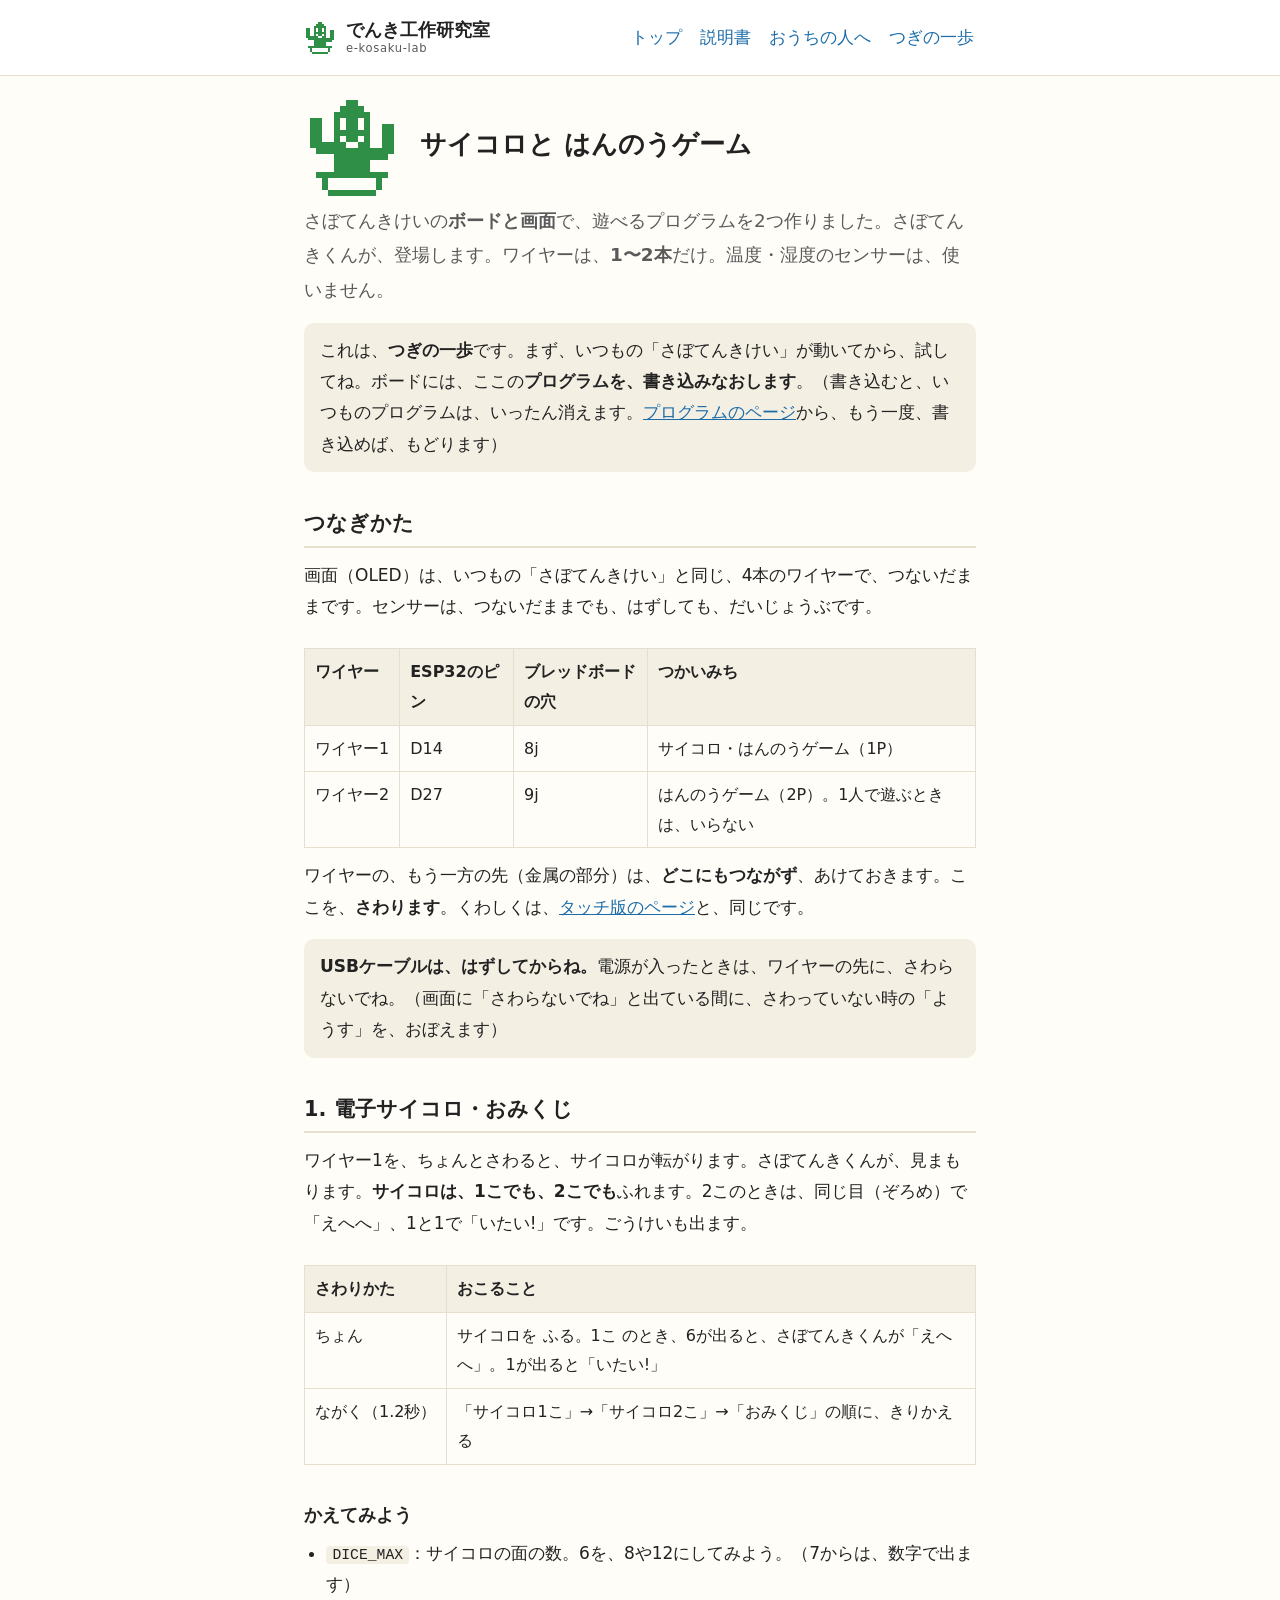
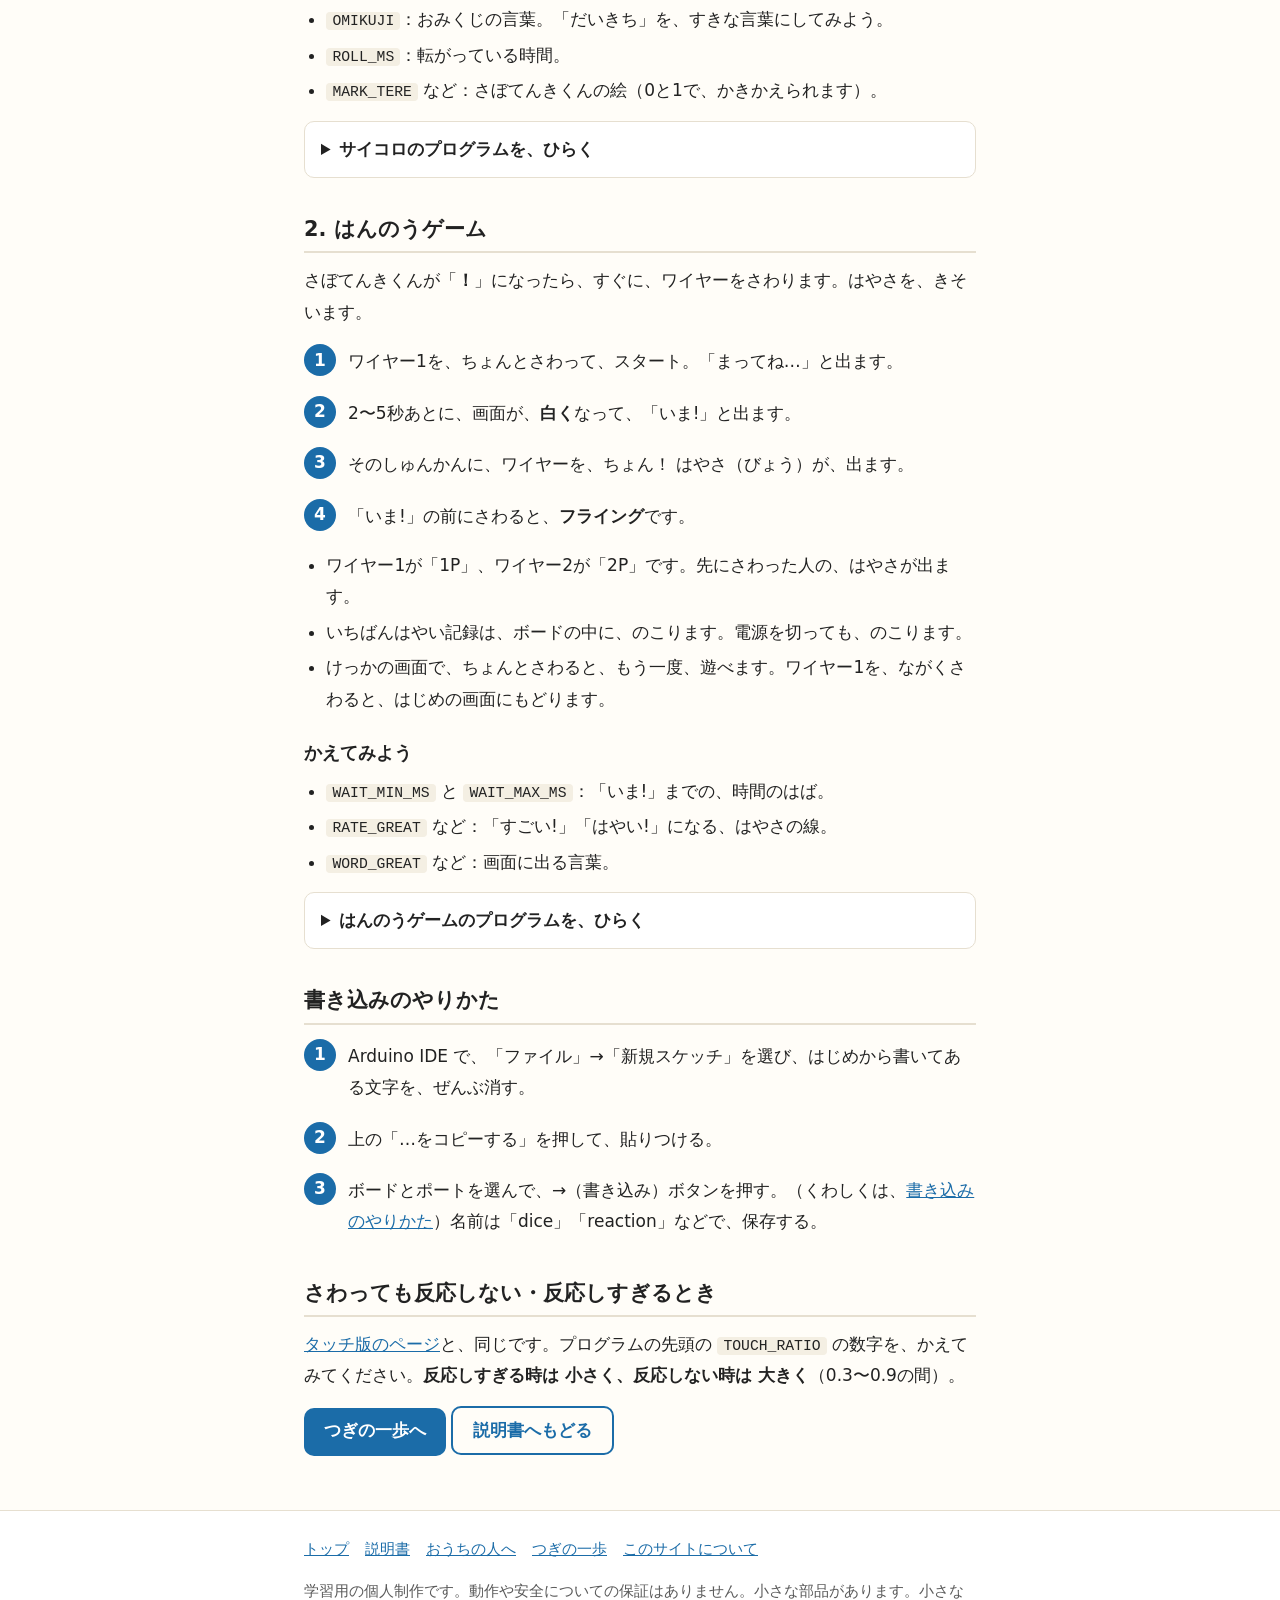
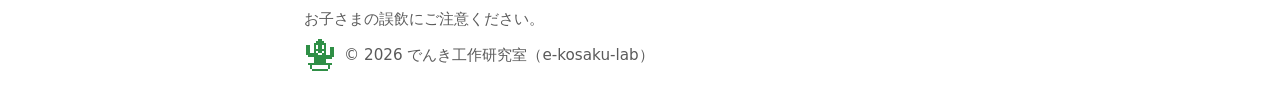
<file: games.html>
<!doctype html>
<html lang="ja">
<head>
<meta charset="utf-8">
<meta name="viewport" content="width=device-width, initial-scale=1">
<title>サイコロとはんのうゲーム｜でんき工作研究室</title>
<meta name="description" content="さぼてんきけいで、電子サイコロ・おみくじと、はんのうゲームが遊べるプログラムです。ワイヤー1〜2本だけ。コピーして貼るだけで書き込めます。">
<link rel="stylesheet" href="style.css">
<link rel="icon" href="favicon.svg" type="image/svg+xml">
<style>
pre.code{max-height:28em;overflow:auto;font-size:.82rem;line-height:1.5;white-space:pre}
.copybar{position:sticky;top:0;z-index:2;background:var(--bg,#fff);padding:6px 0}
</style>
</head>
<body>
<a class="skip" href="#main">本文へ</a>
<header class="site">
  <div class="wrap">
    <a class="brand" href="index.html"><canvas class="sabo xs" data-face="kaiteki" aria-hidden="true"></canvas><span class="brand-text">でんき工作研究室<small>e-kosaku-lab</small></span></a>
    <nav class="main" aria-label="メインメニュー">
      <ul>
        <li><a href="index.html">トップ</a></li>
        <li><a href="manual.html">説明書</a></li>
        <li><a href="parents.html">おうちの人へ</a></li>
        <li><a href="next.html">つぎの一歩</a></li>
      </ul>
    </nav>
  </div>
</header>

<main id="main">
<div class="wrap">

  <div class="hero">
    <canvas class="sabo l" data-face="kaiteki" role="img" aria-label="サボテンのキャラクター、さぼてんきくん"></canvas>
    <h1>サイコロと はんのうゲーム</h1>
  </div>
  <p class="lead">さぼてんきけいの<strong>ボードと画面</strong>で、遊べるプログラムを2つ作りました。さぼてんきくんが、登場します。ワイヤーは、<strong>1〜2本</strong>だけ。温度・湿度のセンサーは、使いません。</p>

  <div class="note">
    これは、<strong>つぎの一歩</strong>です。まず、いつもの「さぼてんきけい」が動いてから、試してね。ボードには、ここの<strong>プログラムを、書き込みなおします</strong>。（書き込むと、いつものプログラムは、いったん消えます。<a href="program.html">プログラムのページ</a>から、もう一度、書き込めば、もどります）
  </div>

  <h2 id="wire">つなぎかた</h2>
  <p>画面（OLED）は、いつもの「さぼてんきけい」と同じ、4本のワイヤーで、つないだままです。センサーは、つないだままでも、はずしても、だいじょうぶです。</p>
  <div class="tablewrap">
    <table>
      <thead><tr><th>ワイヤー</th><th>ESP32のピン</th><th>ブレッドボードの穴</th><th>つかいみち</th></tr></thead>
      <tbody>
        <tr><td class="nw">ワイヤー1</td><td>D14</td><td>8j</td><td>サイコロ・はんのうゲーム（1P）</td></tr>
        <tr><td class="nw">ワイヤー2</td><td>D27</td><td>9j</td><td>はんのうゲーム（2P）。1人で遊ぶときは、いらない</td></tr>
      </tbody>
    </table>
  </div>
  <p>ワイヤーの、もう一方の先（金属の部分）は、<strong>どこにもつながず</strong>、あけておきます。ここを、<strong>さわります</strong>。くわしくは、<a href="touch.html">タッチ版のページ</a>と、同じです。</p>
  <div class="note"><strong>USBケーブルは、はずしてからね。</strong>電源が入ったときは、ワイヤーの先に、さわらないでね。（画面に「さわらないでね」と出ている間に、さわっていない時の「ようす」を、おぼえます）</div>

  <h2 id="dice">1. 電子サイコロ・おみくじ</h2>
  <p>ワイヤー1を、ちょんとさわると、サイコロが転がります。さぼてんきくんが、見まもります。<strong>サイコロは、1こでも、2こでも</strong>ふれます。2このときは、同じ目（ぞろめ）で「えへへ」、1と1で「いたい!」です。ごうけいも出ます。</p>
  <div class="tablewrap">
    <table>
      <thead><tr><th>さわりかた</th><th>おこること</th></tr></thead>
      <tbody>
        <tr><td class="nw">ちょん</td><td>サイコロを ふる。1こ のとき、6が出ると、さぼてんきくんが「えへへ」。1が出ると「いたい!」</td></tr>
        <tr><td class="nw">ながく（1.2秒）</td><td>「サイコロ1こ」→「サイコロ2こ」→「おみくじ」の順に、きりかえる</td></tr>
      </tbody>
    </table>
  </div>
  <h3>かえてみよう</h3>
  <ul>
    <li><code>DICE_MAX</code>：サイコロの面の数。6を、8や12にしてみよう。（7からは、数字で出ます）</li>
    <li><code>OMIKUJI</code>：おみくじの言葉。「だいきち」を、すきな言葉にしてみよう。</li>
    <li><code>ROLL_MS</code>：転がっている時間。</li>
    <li><code>MARK_TERE</code> など：さぼてんきくんの絵（0と1で、かきかえられます）。</li>
  </ul>
  <details>
    <summary>サイコロのプログラムを、ひらく</summary>
    <div>
      <div class="copybar"><button type="button" class="btn copy-btn" data-copy="code-dice">サイコロをコピーする</button></div>
<pre class="code"><code id="code-dice">// さぼてんきくんの 電子サイコロ・おみくじ（ESP32 + 0.96インチOLED）
//
// 「さぼてんきけい」の、追加パックの プログラムです。さぼてんきくんが、サイコロを 見まもります。
// サイコロは 1こ でも 2こ でも ふれます。
// 部品は、ESP32 と OLED と、予備のワイヤー1本だけ。温度・湿度のセンサーは、いりません。
//
// このプログラムは Wi-Fi / Bluetooth を一切使いません（WiFi.h などを読み込んでいません）。
//
// 必要なライブラリ: U8g2 （olikraus）
// ボード設定: ツール → ボード → esp32 → 「ESP32 Dev Module」
//
// 配線:
//   ESP32 3V3     → OLED VDD
//   ESP32 GND     → OLED GND
//   ESP32 GPIO21  → OLED SDA
//   ESP32 GPIO22  → OLED SCK
//   ESP32 GPIO14（D14）→ ワイヤー1（さわる場所）。もう一方の先を、さわります。
//
// つかいかた:
//   ちょん、とさわる        … サイコロを ふる（さぼてんきくんが 見まもる）
//   ながく（1.2びょう）さわる … 「サイコロ1こ」→「サイコロ2こ」→「おみくじ」の じゅんに きりかえる
//   サイコロ1こ: 6が でると さぼてんきくんは「えへへ」、1が でると「いたい！」
//   サイコロ2こ: ぞろめ（同じ目）で「えへへ」、1と1で「いたい！」。ごうけいも 出ます
//   ※ 電源を入れる時は、ワイヤーの先に、さわらないでください。

#include &lt;Wire.h&gt;
#include &lt;U8g2lib.h&gt;

// =====================================================================
//  かえてみよう！（ここから下を書きかえると、動きがかわります）
//  書きかえたら、もう一度「書き込み」ボタン（→）をおしてね。
// =====================================================================

// ---- ① サイコロを かえてみよう ----
const int DICE_MAX = 6;                    // サイコロの 面の数。6を 8 や 12 にしてみよう（7からは 数字で出ます）
const unsigned long ROLL_MS = 1500;        // ころがっている 長さ（ミリ秒）
const unsigned long ANIME_MS = 500;        // さぼてんきくんの 絵の きりかえの間かく（ミリ秒）。50より小さくしないでね

// ---- ② おみくじを かえてみよう ----
// ひらがな・カタカナが おすすめ。むずかしい漢字は、画面に出ないことがあります。
// 先頭が いちばん いい運、さいごが いちばん わるい運 として、さぼてんきくんが はんのうします。
const char *OMIKUJI[] = {&quot;だいきち&quot;, &quot;ちゅうきち&quot;, &quot;しょうきち&quot;, &quot;すえきち&quot;, &quot;きょう&quot;};
const int OMIKUJI_N = 5;                   // ↑の 言葉の かず（かえたら、おなじ数に）

// ---- ③ タッチの ぐあいを かえてみよう ----
// 0.3〜0.9 の間で。反応しすぎる時は 小さく、反応しない時は 大きく。
const float TOUCH_RATIO = 0.6;
const int TOUCH_CONFIRM = 3;               // 何回つづけて 同じなら さわったと みなすか
const unsigned long LONG_MS = 1200;        // ながく さわる 長さ（ミリ秒）

// ---- ④ 0と1で 絵をかえてみよう ----
// 1 が「光るドット」、0 が「光らないドット」です。1行に16こ、16行あります。
// 名前のさいごに 2 がついているのが、絵2 です。（交互に出して、動いて見えます）

// かいてき: にこにこ顔の さぼてんきくん
const char *MARK_KAITEKI[16] = {
  &quot;0000000110000000&quot;,
  &quot;0000001111000000&quot;,
  &quot;0000011111100000&quot;,
  &quot;0110010110100000&quot;,
  &quot;0110010110100110&quot;,
  &quot;0110011111100110&quot;,
  &quot;0110010110100110&quot;,
  &quot;0111111001100110&quot;,
  &quot;0011111111111110&quot;,
  &quot;0000011111111100&quot;,
  &quot;0000011111100000&quot;,
  &quot;0000011111100000&quot;,
  &quot;0011111111111100&quot;,
  &quot;0001000000001000&quot;,
  &quot;0001000000001000&quot;,
  &quot;0000111111110000&quot;,
};

// かいてき（絵2）
const char *MARK_KAITEKI2[16] = {
  &quot;0000000110000000&quot;,
  &quot;0000001111000000&quot;,
  &quot;0000011111100000&quot;,
  &quot;0000010110100110&quot;,
  &quot;0110010110100110&quot;,
  &quot;0110011111100110&quot;,
  &quot;0110010110100110&quot;,
  &quot;0110011001111110&quot;,
  &quot;0111111111111100&quot;,
  &quot;0011111111100000&quot;,
  &quot;0000011111100000&quot;,
  &quot;0000011111100000&quot;,
  &quot;0011111111111100&quot;,
  &quot;0001000000001000&quot;,
  &quot;0001000000001000&quot;,
  &quot;0000111111110000&quot;,
};

// じめじめ: じめじめ顔の さぼてんきくん
const char *MARK_JIMEJIME[16] = {
  &quot;0100000110000000&quot;,
  &quot;0011001111000110&quot;,
  &quot;0000011111101000&quot;,
  &quot;0011010110100000&quot;,
  &quot;0110010110101100&quot;,
  &quot;0110011111100110&quot;,
  &quot;0110010000100110&quot;,
  &quot;0111111111100110&quot;,
  &quot;0011111111111110&quot;,
  &quot;0000011111111100&quot;,
  &quot;0000011111100000&quot;,
  &quot;0000011111100000&quot;,
  &quot;0011111111111100&quot;,
  &quot;0001000000001000&quot;,
  &quot;0001000000001000&quot;,
  &quot;0000111111110000&quot;,
};

// じめじめ（絵2）
const char *MARK_JIMEJIME2[16] = {
  &quot;1000000110000000&quot;,
  &quot;0100001111000010&quot;,
  &quot;0000011111100100&quot;,
  &quot;0110011111100000&quot;,
  &quot;0110010110100110&quot;,
  &quot;0110011111100110&quot;,
  &quot;0110010000100110&quot;,
  &quot;0111111111100110&quot;,
  &quot;0011111111111110&quot;,
  &quot;0000011111111100&quot;,
  &quot;0000011111100000&quot;,
  &quot;0000011111100000&quot;,
  &quot;0011111111111100&quot;,
  &quot;0001000000001000&quot;,
  &quot;0001000000001000&quot;,
  &quot;0000111111110000&quot;,
};

// からから: からからで あつそうな さぼてんきくん
const char *MARK_KARAKARA[16] = {
  &quot;0000000110001000&quot;,
  &quot;0010001111000100&quot;,
  &quot;0100011111101000&quot;,
  &quot;0010011111100100&quot;,
  &quot;0100010110100000&quot;,
  &quot;0000011111111100&quot;,
  &quot;0011111001111110&quot;,
  &quot;0111110000100110&quot;,
  &quot;0110011111100110&quot;,
  &quot;0110011111100110&quot;,
  &quot;0110011111100000&quot;,
  &quot;0000011111100000&quot;,
  &quot;0011111111111100&quot;,
  &quot;0001000000001000&quot;,
  &quot;0001000000001000&quot;,
  &quot;0000111111110000&quot;,
};

// からから（絵2）
const char *MARK_KARAKARA2[16] = {
  &quot;0000000110000100&quot;,
  &quot;0100001111001000&quot;,
  &quot;0010011111100100&quot;,
  &quot;0100011111101000&quot;,
  &quot;0010010110100000&quot;,
  &quot;0000011111111100&quot;,
  &quot;0011111001111110&quot;,
  &quot;0111110110100110&quot;,
  &quot;0110011111100110&quot;,
  &quot;0110011111100110&quot;,
  &quot;0110011111100000&quot;,
  &quot;0000011111100000&quot;,
  &quot;0011111111111100&quot;,
  &quot;0001000000001000&quot;,
  &quot;0001000000001000&quot;,
  &quot;0000111111110000&quot;,
};

// いたい！: タッチして、びっくりした さぼてんきくん（絵1）
const char *MARK_ITAI[16] = {
  &quot;1000000110000001&quot;,
  &quot;0100001111000010&quot;,
  &quot;0000011111100000&quot;,
  &quot;0110010110100000&quot;,
  &quot;0110011001100110&quot;,
  &quot;0110010110100110&quot;,
  &quot;0110011001100110&quot;,
  &quot;0111111001100110&quot;,
  &quot;0011111111111110&quot;,
  &quot;0000011111111100&quot;,
  &quot;0000011111100000&quot;,
  &quot;0000011111100000&quot;,
  &quot;0011111111111100&quot;,
  &quot;0001000000001000&quot;,
  &quot;0001000000001000&quot;,
  &quot;0000111111110000&quot;,
};

// いたい！（絵2）
const char *MARK_ITAI2[16] = {
  &quot;0100000110000010&quot;,
  &quot;1000001111000001&quot;,
  &quot;0000011111100000&quot;,
  &quot;0110010110100000&quot;,
  &quot;0110011001100110&quot;,
  &quot;0110010110100110&quot;,
  &quot;0110011001100110&quot;,
  &quot;0111111001100110&quot;,
  &quot;0011111111111110&quot;,
  &quot;0000011111111100&quot;,
  &quot;0000011111100000&quot;,
  &quot;0000011111100000&quot;,
  &quot;0011111111111100&quot;,
  &quot;0001000000001000&quot;,
  &quot;0001000000001000&quot;,
  &quot;0000111111110000&quot;,
};

// えへへ: なでられて、うれしい さぼてんきくん（絵1）
const char *MARK_TERE[16] = {
  &quot;0001000110001000&quot;,
  &quot;0011101111011100&quot;,
  &quot;0001011111101000&quot;,
  &quot;0110011111100000&quot;,
  &quot;0110010110100110&quot;,
  &quot;0110011111100110&quot;,
  &quot;0110010110100110&quot;,
  &quot;0111111001100110&quot;,
  &quot;0011111111111110&quot;,
  &quot;0000011111111100&quot;,
  &quot;0000011111100000&quot;,
  &quot;0000011111100000&quot;,
  &quot;0011111111111100&quot;,
  &quot;0001000000001000&quot;,
  &quot;0001000000001000&quot;,
  &quot;0000111111110000&quot;,
};

// えへへ（絵2）
const char *MARK_TERE2[16] = {
  &quot;0000000110000000&quot;,
  &quot;0001001111001000&quot;,
  &quot;0000011111100000&quot;,
  &quot;0110011111100000&quot;,
  &quot;0110010110100110&quot;,
  &quot;0110011111100110&quot;,
  &quot;0110010110100110&quot;,
  &quot;0111111001100110&quot;,
  &quot;0011111111111110&quot;,
  &quot;0000011111111100&quot;,
  &quot;0000011111100000&quot;,
  &quot;0000011111100000&quot;,
  &quot;0011111111111100&quot;,
  &quot;0001000000001000&quot;,
  &quot;0001000000001000&quot;,
  &quot;0000111111110000&quot;,
};

// =====================================================================
//  かえてみよう ここまで（ここから下は、なれてきたら読んでみよう）
// =====================================================================

U8G2_SSD1306_128X64_NONAME_F_HW_I2C display(U8G2_R0, U8X8_PIN_NONE);

const int MARK_SIZE = 16;
const int MARK_SCALE = 2;

struct TouchPad {
  int pin;
  float base;               // さわっていない時の 値（きじゅん）
  bool down;                // いま さわっているか
  int cnt;                  // ちょうし を みる ための かぞえ
  unsigned long pendMs;     // さわり はじめた とき
  unsigned long downMs;     // さわった ときこく
  bool longFired;
  bool pressedEdge;         // いま さわった
  bool releasedEdge;        // いま はなした
  bool longEdge;            // いま ながく さわった
  unsigned long heldMs;     // はなした とき の、さわっていた 長さ
};

// ESP32 は、さわると 値が 小さくなる
float measureBase(int pin) {
  long sum = 0;
  for (int i = 0; i &lt; 16; i++) {
    sum += touchRead(pin);
    delay(4);
  }
  return sum / 16.0f;
}

void padUpdate(TouchPad &amp;p, unsigned long now) {
  p.pressedEdge = false;
  p.releasedEdge = false;
  p.longEdge = false;
  float v = (float)touchRead(p.pin);
  bool raw = v &lt; p.base * TOUCH_RATIO;
  if (raw == p.down) {
    p.cnt = 0;
    // さわっていない間は、きじゅんを、ゆっくり なおす
    if (!raw &amp;&amp; v &gt; p.base * 0.8f) p.base = p.base * 0.98f + v * 0.02f;
  } else {
    if (p.cnt == 0) p.pendMs = now;
    p.cnt++;
    if (p.cnt &gt;= TOUCH_CONFIRM) {  // 3回つづけて 同じ → きまり（ちらつき よけ。かず は TOUCH_CONFIRM）
      p.down = raw;
      p.cnt = 0;
      if (raw) {
        p.pressedEdge = true;
        p.downMs = p.pendMs;
        p.longFired = false;
      } else {
        p.releasedEdge = true;
        p.heldMs = now - p.downMs;
      }
    }
  }
  if (p.down &amp;&amp; !p.longFired &amp;&amp; now - p.downMs &gt;= LONG_MS) {
    p.longFired = true;
    p.longEdge = true;
  }
}

TouchPad pad1 = {14, 0, false, 0, 0, 0, false, false, false, false, 0};

// ---- 0と1の絵を、画面にかく（scale は 1ドットを 何倍で出すか）----
void drawMarkS(const char *const mark[], int x, int y, int scale) {
  for (int row = 0; row &lt; MARK_SIZE; row++) {
    const char *line = mark[row];
    for (int col = 0; col &lt; MARK_SIZE &amp;&amp; line[col] != &#x27;\0&#x27;; col++) {
      if (line[col] == &#x27;1&#x27;) {
        display.drawBox(x + col * scale, y + row * scale, scale, scale);
      }
    }
  }
}
void drawMark(const char *const mark[], int x, int y) {
  drawMarkS(mark, x, y, MARK_SCALE);
}

const int MODE_DICE1 = 0;    // サイコロ 1こ
const int MODE_DICE2 = 1;    // サイコロ 2こ
const int MODE_OMIKUJI = 2;  // おみくじ
const int MODE_N = 3;
int mode = MODE_DICE1;

bool rolling = false;
unsigned long rollStart = 0;
unsigned long nextChange = 0;
int shown[2] = {1, 1};    // いま 画面に出している 目（または おみくじの ばんごう）
int result[2] = {0, 0};   // さいごに きまった 目
bool hasResult = false;

int pickValue() {
  if (mode != MODE_OMIKUJI) return random(1, DICE_MAX + 1);
  return random(0, OMIKUJI_N);
}

void drawPip(int cx, int cy, int r) {
  display.drawDisc(cx, cy, r);
}

// サイコロの 面（左上が x,y。大きさ s）
void drawDiceFace(int v, int x, int y, int s) {
  display.drawRFrame(x, y, s, s, 6);
  if (v &gt; 6) {
    char t[8];
    snprintf(t, sizeof(t), &quot;%d&quot;, v);
    if (s &gt;= 48) display.setFont(u8g2_font_logisoso28_tn);
    else display.setFont(u8g2_font_logisoso20_tn);
    int w = display.getStrWidth(t);
    display.drawStr(x + (s - w) / 2, y + s / 2 + (s &gt;= 48 ? 14 : 10), t);
    display.setFont(u8g2_font_b12_t_japanese2);
    return;
  }
  int off = s / 4;          // はしから 点までの 距離
  int r = s / 12;           // 点の 大きさ
  if (r &lt; 2) r = 2;
  int a = x + off, b = x + s / 2, c = x + s - off;
  int r1 = y + off, r2 = y + s / 2, r3 = y + s - off;
  switch (v) {
    case 1: drawPip(b, r2, r); break;
    case 2: drawPip(a, r1, r); drawPip(c, r3, r); break;
    case 3: drawPip(a, r1, r); drawPip(b, r2, r); drawPip(c, r3, r); break;
    case 4: drawPip(a, r1, r); drawPip(c, r1, r); drawPip(a, r3, r); drawPip(c, r3, r); break;
    case 5: drawPip(a, r1, r); drawPip(c, r1, r); drawPip(b, r2, r); drawPip(a, r3, r); drawPip(c, r3, r); break;
    default:
      drawPip(a, r1, r); drawPip(a, r2, r); drawPip(a, r3, r);
      drawPip(c, r1, r); drawPip(c, r2, r); drawPip(c, r3, r);
      break;
  }
}

// さぼてんきくんの 顔（ころがっている間は ぴょんぴょん）
void drawCactus(unsigned long now) {
  const char *const *m;
  int hop = 0;
  int frame = (now / ANIME_MS) % 2;
  if (rolling) {
    frame = (now / 120) % 2;
    hop = frame ? -3 : 0;
    m = frame ? MARK_KAITEKI2 : MARK_KAITEKI;
  } else if (hasResult) {
    bool great, bad;
    if (mode == MODE_DICE1) {
      great = (result[0] == DICE_MAX);
      bad = (result[0] == 1 &amp;&amp; DICE_MAX &gt; 1);
    } else if (mode == MODE_DICE2) {
      bool same = (result[0] == result[1]);          // ぞろめ
      bad = same &amp;&amp; result[0] == 1 &amp;&amp; DICE_MAX &gt; 1;  // 1と1
      great = same &amp;&amp; !bad;
    } else {
      great = (result[0] == 0);
      bad = (result[0] == OMIKUJI_N - 1);
    }
    if (great) m = frame ? MARK_TERE2 : MARK_TERE;
    else if (bad) m = frame ? MARK_ITAI2 : MARK_ITAI;
    else m = frame ? MARK_KAITEKI2 : MARK_KAITEKI;
  } else {
    m = frame ? MARK_KAITEKI2 : MARK_KAITEKI;
  }
  drawMarkS(m, 84, 4 + hop, MARK_SCALE);
}

void drawScreen(unsigned long now) {
  char line[32];
  display.clearBuffer();
  display.setFont(u8g2_font_b12_t_japanese2);
  bool show = rolling || hasResult;
  if (mode == MODE_DICE1) {
    drawDiceFace(show ? shown[0] : 1, 6, 8, 48);
    if (rolling) {
      display.drawUTF8(56, 62, &quot;ごろごろ…&quot;);
    } else if (hasResult) {
      snprintf(line, sizeof(line), &quot;%d が でた!&quot;, result[0]);
      display.drawUTF8(56, 62, line);
    } else {
      display.drawUTF8(56, 62, &quot;さわって!&quot;);
    }
  } else if (mode == MODE_DICE2) {
    drawDiceFace(show ? shown[0] : 1, 4, 8, 36);
    drawDiceFace(show ? shown[1] : 1, 44, 8, 36);
    if (rolling) {
      display.drawUTF8(4, 62, &quot;ごろごろ…&quot;);
    } else if (hasResult) {
      int sum = result[0] + result[1];
      if (result[0] == result[1]) snprintf(line, sizeof(line), &quot;ぞろめ! ごうけい %d&quot;, sum);
      else snprintf(line, sizeof(line), &quot;ごうけい %d&quot;, sum);
      display.drawUTF8(4, 62, line);
    } else {
      display.drawUTF8(4, 62, &quot;さわって!&quot;);
    }
  } else {
    display.drawUTF8(4, 20, &quot;きょうは…&quot;);
    if (rolling) display.drawUTF8(4, 44, OMIKUJI[shown[0]]);
    else if (hasResult) display.drawUTF8(4, 44, OMIKUJI[result[0]]);
    else display.drawUTF8(4, 44, &quot;？&quot;);
    display.drawUTF8(56, 62, rolling ? &quot;ごろごろ…&quot; : &quot;おみくじ&quot;);
  }
  drawCactus(now);
  display.sendBuffer();
}

void setup() {
  Serial.begin(115200);
  Wire.begin(21, 22);
  display.begin();
  display.setBusClock(400000);
  display.enableUTF8Print();
  display.setFont(u8g2_font_b12_t_japanese2);

  display.clearBuffer();
  display.drawUTF8(0, 30, &quot;さいころ&quot;);
  drawMarkS(MARK_KAITEKI, 84, 4, MARK_SCALE);
  display.drawUTF8(0, 62, &quot;さわらないでね&quot;);
  display.sendBuffer();

  pad1.base = measureBase(pad1.pin);
  Serial.printf(&quot;タッチの きじゅん=%.0f\n&quot;, pad1.base);
  randomSeed(esp_random() ^ micros());
}

void loop() {
  unsigned long now = millis();
  padUpdate(pad1, now);

  if (pad1.longEdge) {
    mode = (mode + 1) % MODE_N;
    rolling = false;
    hasResult = false;
  } else if (pad1.releasedEdge &amp;&amp; pad1.heldMs &lt; LONG_MS &amp;&amp; !rolling) {
    // ちょん（はなした とき）で ふる
    rolling = true;
    hasResult = false;
    rollStart = now;
    nextChange = now;
  }

  if (rolling) {
    if (now &gt;= nextChange) {
      shown[0] = pickValue();
      shown[1] = pickValue();
      float progress = (float)(now - rollStart) / ROLL_MS;
      if (progress &gt; 1) progress = 1;
      nextChange = now + 60 + (unsigned long)(progress * 220);  // だんだん ゆっくりに
    }
    if (now - rollStart &gt;= ROLL_MS) {
      rolling = false;
      hasResult = true;
      result[0] = pickValue();
      result[1] = pickValue();
      shown[0] = result[0];
      shown[1] = result[1];
      Serial.printf(&quot;けっか=%d, %d\n&quot;, result[0], result[1]);
    }
  }

  drawScreen(now);
  delay(30);
}
</code></pre>
    </div>
  </details>

  <h2 id="reaction">2. はんのうゲーム</h2>
  <p>さぼてんきくんが「<strong>！</strong>」になったら、すぐに、ワイヤーをさわります。はやさを、きそいます。</p>
  <ol class="steps">
    <li>ワイヤー1を、ちょんとさわって、スタート。「まってね…」と出ます。</li>
    <li>2〜5秒あとに、画面が、<strong>白く</strong>なって、「いま!」と出ます。</li>
    <li>そのしゅんかんに、ワイヤーを、ちょん！ はやさ（びょう）が、出ます。</li>
    <li>「いま!」の前にさわると、<strong>フライング</strong>です。</li>
  </ol>
  <ul>
    <li>ワイヤー1が「1P」、ワイヤー2が「2P」です。先にさわった人の、はやさが出ます。</li>
    <li>いちばんはやい記録は、ボードの中に、のこります。電源を切っても、のこります。</li>
    <li>けっかの画面で、ちょんとさわると、もう一度、遊べます。ワイヤー1を、ながくさわると、はじめの画面にもどります。</li>
  </ul>
  <h3>かえてみよう</h3>
  <ul>
    <li><code>WAIT_MIN_MS</code> と <code>WAIT_MAX_MS</code>：「いま!」までの、時間のはば。</li>
    <li><code>RATE_GREAT</code> など：「すごい!」「はやい!」になる、はやさの線。</li>
    <li><code>WORD_GREAT</code> など：画面に出る言葉。</li>
  </ul>
  <details>
    <summary>はんのうゲームのプログラムを、ひらく</summary>
    <div>
      <div class="copybar"><button type="button" class="btn copy-btn" data-copy="code-reaction">はんのうゲームをコピーする</button></div>
<pre class="code"><code id="code-reaction">// さぼてんきくんの はんのうゲーム（ESP32 + 0.96インチOLED）
//
// 「さぼてんきけい」の、追加パックの プログラムです。
// 画面の さぼてんきくんが「！」と なったら、すぐに ワイヤーを さわります。はやさを きそいます。
// 部品は、ESP32 と OLED と、予備のワイヤー2本だけ。温度・湿度のセンサーは、いりません。
//
// このプログラムは Wi-Fi / Bluetooth を一切使いません（WiFi.h などを読み込んでいません）。
//
// 必要なライブラリ: U8g2 （olikraus）
// ボード設定: ツール → ボード → esp32 → 「ESP32 Dev Module」
//
// 配線:
//   ESP32 3V3     → OLED VDD
//   ESP32 GND     → OLED GND
//   ESP32 GPIO21  → OLED SDA
//   ESP32 GPIO22  → OLED SCK
//   ESP32 GPIO14（D14）→ ワイヤー1（1P）
//   ESP32 GPIO27（D27）→ ワイヤー2（2P）  ※ 1人で あそぶ ときは、なくても だいじょうぶ
//   ワイヤーの、もう一方の先（金属の部分）を、さわります。
//
// つかいかた:
//   ① ちょん、とさわると スタート。「まってね…」と 出ます。
//   ② 2〜5びょうの あと、さぼてんきくんが「！」になって、画面が 白くなります（「いま！」）。
//   ③ そのしゅんかんに、ワイヤーを ちょん！ はやさ（びょう）が 出ます。
//   ④ 「いま！」の まえに さわると「フライング」。
//   ⑤ いちばん はやい きろくは、ボードの 中に のこります（電源を切っても のこります）。
//   ※ 電源を入れる時は、ワイヤーの先に、さわらないでください。

#include &lt;Wire.h&gt;
#include &lt;U8g2lib.h&gt;
#include &lt;Preferences.h&gt;

// =====================================================================
//  かえてみよう！（ここから下を書きかえると、ゲームがかわります）
//  書きかえたら、もう一度「書き込み」ボタン（→）をおしてね。
// =====================================================================

// ---- ① ゲームを かえてみよう ----
const unsigned long WAIT_MIN_MS = 2000;   // 「いま！」までの、いちばん みじかい 時間（ミリ秒）
const unsigned long WAIT_MAX_MS = 5000;   // 「いま！」までの、いちばん ながい 時間（ミリ秒）
const unsigned long RATE_GREAT = 250;     // これより はやいと「すごい！」（ミリ秒）
const unsigned long RATE_GOOD = 400;      // これより はやいと「はやい！」
const unsigned long RATE_NORMAL = 600;    // これより はやいと「ふつう」。それより おそいと「ねむそう」

// ---- ② 言葉を かえてみよう ----
const char *WORD_GREAT = &quot;すごい!&quot;;
const char *WORD_GOOD = &quot;はやい!&quot;;
const char *WORD_NORMAL = &quot;ふつう&quot;;
const char *WORD_SLOW = &quot;ねむそう&quot;;

// ---- ③ タッチの ぐあいを かえてみよう ----
// 0.3〜0.9 の間で。反応しすぎる時は 小さく、反応しない時は 大きく。
const float TOUCH_RATIO = 0.6;
const int TOUCH_CONFIRM = 3;               // 何回つづけて 同じなら さわったと みなすか
const unsigned long LONG_MS = 1200;        // ながく さわる 長さ（ミリ秒）
const unsigned long ANIME_MS = 500;        // さぼてんきくんの 絵の きりかえの間かく（ミリ秒）。50より小さくしないでね

// ---- ④ 0と1で 絵をかえてみよう ----
// 1 が「光るドット」、0 が「光らないドット」です。1行に16こ、16行あります。
// 名前のさいごに 2 がついているのが、絵2 です。（交互に出して、動いて見えます）

// かいてき: にこにこ顔の さぼてんきくん
const char *MARK_KAITEKI[16] = {
  &quot;0000000110000000&quot;,
  &quot;0000001111000000&quot;,
  &quot;0000011111100000&quot;,
  &quot;0110010110100000&quot;,
  &quot;0110010110100110&quot;,
  &quot;0110011111100110&quot;,
  &quot;0110010110100110&quot;,
  &quot;0111111001100110&quot;,
  &quot;0011111111111110&quot;,
  &quot;0000011111111100&quot;,
  &quot;0000011111100000&quot;,
  &quot;0000011111100000&quot;,
  &quot;0011111111111100&quot;,
  &quot;0001000000001000&quot;,
  &quot;0001000000001000&quot;,
  &quot;0000111111110000&quot;,
};

// かいてき（絵2）
const char *MARK_KAITEKI2[16] = {
  &quot;0000000110000000&quot;,
  &quot;0000001111000000&quot;,
  &quot;0000011111100000&quot;,
  &quot;0000010110100110&quot;,
  &quot;0110010110100110&quot;,
  &quot;0110011111100110&quot;,
  &quot;0110010110100110&quot;,
  &quot;0110011001111110&quot;,
  &quot;0111111111111100&quot;,
  &quot;0011111111100000&quot;,
  &quot;0000011111100000&quot;,
  &quot;0000011111100000&quot;,
  &quot;0011111111111100&quot;,
  &quot;0001000000001000&quot;,
  &quot;0001000000001000&quot;,
  &quot;0000111111110000&quot;,
};

// じめじめ: じめじめ顔の さぼてんきくん
const char *MARK_JIMEJIME[16] = {
  &quot;0100000110000000&quot;,
  &quot;0011001111000110&quot;,
  &quot;0000011111101000&quot;,
  &quot;0011010110100000&quot;,
  &quot;0110010110101100&quot;,
  &quot;0110011111100110&quot;,
  &quot;0110010000100110&quot;,
  &quot;0111111111100110&quot;,
  &quot;0011111111111110&quot;,
  &quot;0000011111111100&quot;,
  &quot;0000011111100000&quot;,
  &quot;0000011111100000&quot;,
  &quot;0011111111111100&quot;,
  &quot;0001000000001000&quot;,
  &quot;0001000000001000&quot;,
  &quot;0000111111110000&quot;,
};

// じめじめ（絵2）
const char *MARK_JIMEJIME2[16] = {
  &quot;1000000110000000&quot;,
  &quot;0100001111000010&quot;,
  &quot;0000011111100100&quot;,
  &quot;0110011111100000&quot;,
  &quot;0110010110100110&quot;,
  &quot;0110011111100110&quot;,
  &quot;0110010000100110&quot;,
  &quot;0111111111100110&quot;,
  &quot;0011111111111110&quot;,
  &quot;0000011111111100&quot;,
  &quot;0000011111100000&quot;,
  &quot;0000011111100000&quot;,
  &quot;0011111111111100&quot;,
  &quot;0001000000001000&quot;,
  &quot;0001000000001000&quot;,
  &quot;0000111111110000&quot;,
};

// からから: からからで あつそうな さぼてんきくん
const char *MARK_KARAKARA[16] = {
  &quot;0000000110001000&quot;,
  &quot;0010001111000100&quot;,
  &quot;0100011111101000&quot;,
  &quot;0010011111100100&quot;,
  &quot;0100010110100000&quot;,
  &quot;0000011111111100&quot;,
  &quot;0011111001111110&quot;,
  &quot;0111110000100110&quot;,
  &quot;0110011111100110&quot;,
  &quot;0110011111100110&quot;,
  &quot;0110011111100000&quot;,
  &quot;0000011111100000&quot;,
  &quot;0011111111111100&quot;,
  &quot;0001000000001000&quot;,
  &quot;0001000000001000&quot;,
  &quot;0000111111110000&quot;,
};

// からから（絵2）
const char *MARK_KARAKARA2[16] = {
  &quot;0000000110000100&quot;,
  &quot;0100001111001000&quot;,
  &quot;0010011111100100&quot;,
  &quot;0100011111101000&quot;,
  &quot;0010010110100000&quot;,
  &quot;0000011111111100&quot;,
  &quot;0011111001111110&quot;,
  &quot;0111110110100110&quot;,
  &quot;0110011111100110&quot;,
  &quot;0110011111100110&quot;,
  &quot;0110011111100000&quot;,
  &quot;0000011111100000&quot;,
  &quot;0011111111111100&quot;,
  &quot;0001000000001000&quot;,
  &quot;0001000000001000&quot;,
  &quot;0000111111110000&quot;,
};

// いたい！: タッチして、びっくりした さぼてんきくん（絵1）
const char *MARK_ITAI[16] = {
  &quot;1000000110000001&quot;,
  &quot;0100001111000010&quot;,
  &quot;0000011111100000&quot;,
  &quot;0110010110100000&quot;,
  &quot;0110011001100110&quot;,
  &quot;0110010110100110&quot;,
  &quot;0110011001100110&quot;,
  &quot;0111111001100110&quot;,
  &quot;0011111111111110&quot;,
  &quot;0000011111111100&quot;,
  &quot;0000011111100000&quot;,
  &quot;0000011111100000&quot;,
  &quot;0011111111111100&quot;,
  &quot;0001000000001000&quot;,
  &quot;0001000000001000&quot;,
  &quot;0000111111110000&quot;,
};

// いたい！（絵2）
const char *MARK_ITAI2[16] = {
  &quot;0100000110000010&quot;,
  &quot;1000001111000001&quot;,
  &quot;0000011111100000&quot;,
  &quot;0110010110100000&quot;,
  &quot;0110011001100110&quot;,
  &quot;0110010110100110&quot;,
  &quot;0110011001100110&quot;,
  &quot;0111111001100110&quot;,
  &quot;0011111111111110&quot;,
  &quot;0000011111111100&quot;,
  &quot;0000011111100000&quot;,
  &quot;0000011111100000&quot;,
  &quot;0011111111111100&quot;,
  &quot;0001000000001000&quot;,
  &quot;0001000000001000&quot;,
  &quot;0000111111110000&quot;,
};

// えへへ: なでられて、うれしい さぼてんきくん（絵1）
const char *MARK_TERE[16] = {
  &quot;0001000110001000&quot;,
  &quot;0011101111011100&quot;,
  &quot;0001011111101000&quot;,
  &quot;0110011111100000&quot;,
  &quot;0110010110100110&quot;,
  &quot;0110011111100110&quot;,
  &quot;0110010110100110&quot;,
  &quot;0111111001100110&quot;,
  &quot;0011111111111110&quot;,
  &quot;0000011111111100&quot;,
  &quot;0000011111100000&quot;,
  &quot;0000011111100000&quot;,
  &quot;0011111111111100&quot;,
  &quot;0001000000001000&quot;,
  &quot;0001000000001000&quot;,
  &quot;0000111111110000&quot;,
};

// えへへ（絵2）
const char *MARK_TERE2[16] = {
  &quot;0000000110000000&quot;,
  &quot;0001001111001000&quot;,
  &quot;0000011111100000&quot;,
  &quot;0110011111100000&quot;,
  &quot;0110010110100110&quot;,
  &quot;0110011111100110&quot;,
  &quot;0110010110100110&quot;,
  &quot;0111111001100110&quot;,
  &quot;0011111111111110&quot;,
  &quot;0000011111111100&quot;,
  &quot;0000011111100000&quot;,
  &quot;0000011111100000&quot;,
  &quot;0011111111111100&quot;,
  &quot;0001000000001000&quot;,
  &quot;0001000000001000&quot;,
  &quot;0000111111110000&quot;,
};

// =====================================================================
//  かえてみよう ここまで（ここから下は、なれてきたら読んでみよう）
// =====================================================================

U8G2_SSD1306_128X64_NONAME_F_HW_I2C display(U8G2_R0, U8X8_PIN_NONE);
Preferences prefs;

const int MARK_SIZE = 16;
const int MARK_SCALE = 2;

struct TouchPad {
  int pin;
  float base;               // さわっていない時の 値（きじゅん）
  bool down;                // いま さわっているか
  int cnt;                  // ちょうし を みる ための かぞえ
  unsigned long pendMs;     // さわり はじめた とき
  unsigned long downMs;     // さわった ときこく
  bool longFired;
  bool pressedEdge;         // いま さわった
  bool releasedEdge;        // いま はなした
  bool longEdge;            // いま ながく さわった
  unsigned long heldMs;     // はなした とき の、さわっていた 長さ
};

// ESP32 は、さわると 値が 小さくなる
float measureBase(int pin) {
  long sum = 0;
  for (int i = 0; i &lt; 16; i++) {
    sum += touchRead(pin);
    delay(4);
  }
  return sum / 16.0f;
}

void padUpdate(TouchPad &amp;p, unsigned long now) {
  p.pressedEdge = false;
  p.releasedEdge = false;
  p.longEdge = false;
  float v = (float)touchRead(p.pin);
  bool raw = v &lt; p.base * TOUCH_RATIO;
  if (raw == p.down) {
    p.cnt = 0;
    // さわっていない間は、きじゅんを、ゆっくり なおす
    if (!raw &amp;&amp; v &gt; p.base * 0.8f) p.base = p.base * 0.98f + v * 0.02f;
  } else {
    if (p.cnt == 0) p.pendMs = now;
    p.cnt++;
    if (p.cnt &gt;= TOUCH_CONFIRM) {  // 3回つづけて 同じ → きまり（ちらつき よけ。かず は TOUCH_CONFIRM）
      p.down = raw;
      p.cnt = 0;
      if (raw) {
        p.pressedEdge = true;
        p.downMs = p.pendMs;
        p.longFired = false;
      } else {
        p.releasedEdge = true;
        p.heldMs = now - p.downMs;
      }
    }
  }
  if (p.down &amp;&amp; !p.longFired &amp;&amp; now - p.downMs &gt;= LONG_MS) {
    p.longFired = true;
    p.longEdge = true;
  }
}

TouchPad pad1 = {14, 0, false, 0, 0, 0, false, false, false, false, 0};
TouchPad pad2 = {27, 0, false, 0, 0, 0, false, false, false, false, 0};

// ---- 0と1の絵を、画面にかく（scale は 1ドットを 何倍で出すか）----
void drawMarkS(const char *const mark[], int x, int y, int scale) {
  for (int row = 0; row &lt; MARK_SIZE; row++) {
    const char *line = mark[row];
    for (int col = 0; col &lt; MARK_SIZE &amp;&amp; line[col] != &#x27;\0&#x27;; col++) {
      if (line[col] == &#x27;1&#x27;) {
        display.drawBox(x + col * scale, y + row * scale, scale, scale);
      }
    }
  }
}
void drawMark(const char *const mark[], int x, int y) {
  drawMarkS(mark, x, y, MARK_SCALE);
}

const int S_IDLE = 0;    // はじめの画面
const int S_WAIT = 1;    // まってね…
const int S_GO = 2;      // いま！
const int S_RESULT = 3;  // けっか
int state = S_IDLE;

unsigned long stateMs = 0;    // この状態に なった とき
unsigned long waitMs = 0;     // 「いま！」までの 時間
unsigned long goMs = 0;       // 「いま！」を 出した とき
unsigned long bestMs = 99999; // いちばん はやい きろく
bool fly = false;             // フライング だったか
int who = 0;                  // さわった人（1 か 2）
unsigned long reactMs = 0;    // はんのう 時間
bool newBest = false;
bool needDraw = true;

void drawMarkFrame(const char *const a[], const char *const b[], int x, int y, int scale, unsigned long now) {
  int frame = (now / ANIME_MS) % 2;
  drawMarkS(frame ? b : a, x, y, scale);
}

void formatSec(char *out, size_t n, unsigned long ms) {
  snprintf(out, n, &quot;%.2fびょう&quot;, ms / 1000.0f);
}

void drawScreen(unsigned long now) {
  char line[40];
  display.clearBuffer();
  display.setFont(u8g2_font_b12_t_japanese2);

  if (state == S_IDLE) {
    drawMarkFrame(MARK_KAITEKI, MARK_KAITEKI2, 96, 4, MARK_SCALE, now);
    display.drawUTF8(0, 13, &quot;はんのうゲーム&quot;);
    display.drawUTF8(0, 29, &quot;ちょんと&quot;);
    display.drawUTF8(0, 45, &quot;スタート!&quot;);
    if (bestMs &lt; 99999) {
      char t[24];
      formatSec(t, sizeof(t), bestMs);
      snprintf(line, sizeof(line), &quot;ベスト %s&quot;, t);
      display.drawUTF8(0, 62, line);
    } else {
      display.drawUTF8(0, 62, &quot;ベスト ---&quot;);
    }
  } else if (state == S_WAIT) {
    drawMarkS(MARK_KAITEKI, 48, 4, 3);
    display.drawUTF8(0, 62, &quot;まってね…&quot;);
  } else if (state == S_GO) {
    // 画面が 白くなる（さぼてんきくんは びっくり）
    display.drawBox(0, 0, 128, 64);
    display.setDrawColor(0);
    drawMarkS(MARK_ITAI, 8, 8, 3);
    display.setFont(u8g2_font_logisoso28_tn);
    display.setDrawColor(0);
    display.drawStr(76, 40, &quot;!&quot;);
    display.setFont(u8g2_font_b12_t_japanese2);
    display.drawUTF8(60, 62, &quot;いま!&quot;);
    display.setDrawColor(1);
  } else {
    // けっか
    const char *const *m = fly ? MARK_ITAI : MARK_KAITEKI;
    const char *const *m2 = fly ? MARK_ITAI2 : MARK_KAITEKI2;
    const char *word = &quot;&quot;;
    if (!fly) {
      if (reactMs &lt; RATE_GREAT) { m = MARK_TERE; m2 = MARK_TERE2; word = WORD_GREAT; }
      else if (reactMs &lt; RATE_GOOD) word = WORD_GOOD;
      else if (reactMs &lt; RATE_NORMAL) word = WORD_NORMAL;
      else { m = MARK_KARAKARA; m2 = MARK_KARAKARA2; word = WORD_SLOW; }
    }
    drawMarkFrame(m, m2, 96, 4, MARK_SCALE, now);
    if (fly) {
      snprintf(line, sizeof(line), &quot;%dP フライング!&quot;, who);
      display.drawUTF8(0, 13, line);
      display.drawUTF8(0, 29, &quot;はやすぎ!&quot;);
    } else {
      char t[24];
      formatSec(t, sizeof(t), reactMs);
      snprintf(line, sizeof(line), &quot;%dP&quot;, who);
      display.drawUTF8(0, 13, line);
      display.drawUTF8(0, 29, t);
      display.drawUTF8(0, 45, word);
    }
    if (newBest) {
      display.drawUTF8(0, 62, &quot;しんきろく!&quot;);
    } else if (bestMs &lt; 99999) {
      char t[24];
      formatSec(t, sizeof(t), bestMs);
      snprintf(line, sizeof(line), &quot;ベスト %s&quot;, t);
      display.drawUTF8(0, 62, line);
    }
  }
  display.sendBuffer();
}

void startWait(unsigned long now) {
  state = S_WAIT;
  stateMs = now;
  waitMs = WAIT_MIN_MS + random(0, (long)(WAIT_MAX_MS - WAIT_MIN_MS + 1));
  needDraw = true;
}

void setup() {
  Serial.begin(115200);
  Wire.begin(21, 22);
  display.begin();
  display.setBusClock(400000);
  display.enableUTF8Print();
  display.setFont(u8g2_font_b12_t_japanese2);

  display.clearBuffer();
  display.drawUTF8(0, 30, &quot;はんのうゲーム&quot;);
  drawMarkS(MARK_KAITEKI, 96, 4, MARK_SCALE);
  display.drawUTF8(0, 62, &quot;さわらないでね&quot;);
  display.sendBuffer();

  pad1.base = measureBase(pad1.pin);
  pad2.base = measureBase(pad2.pin);
  Serial.printf(&quot;タッチの きじゅん 1=%.0f 2=%.0f\n&quot;, pad1.base, pad2.base);

  prefs.begin(&quot;hannou&quot;, false);
  bestMs = prefs.getULong(&quot;best&quot;, 99999);
  randomSeed(esp_random() ^ micros());
}

void loop() {
  unsigned long now = millis();
  padUpdate(pad1, now);
  padUpdate(pad2, now);
  bool p1 = pad1.pressedEdge;
  bool p2 = pad2.pressedEdge;

  if (state == S_IDLE) {
    if (p1 || p2) startWait(now);
  } else if (state == S_WAIT) {
    if (p1 || p2) {
      // 「いま！」の まえに さわった → フライング
      fly = true;
      who = p1 ? 1 : 2;
      newBest = false;
      state = S_RESULT;
      stateMs = now;
      needDraw = true;
    } else if (now - stateMs &gt;= waitMs) {
      state = S_GO;
      drawScreen(now);   // 先に 画面を 出してから、時間を はかりはじめる
      goMs = millis();
      stateMs = goMs;
    }
  } else if (state == S_GO) {
    if (p1 || p2) {
      who = p1 ? 1 : 2;
      unsigned long t = (who == 1) ? pad1.downMs : pad2.downMs;
      reactMs = (t &gt; goMs) ? (t - goMs) : 0;
      fly = false;
      newBest = false;
      if (reactMs &gt; 0 &amp;&amp; reactMs &lt; bestMs) {
        bestMs = reactMs;
        prefs.putULong(&quot;best&quot;, bestMs);
        newBest = true;
      }
      Serial.printf(&quot;%dP %lu ミリびょう\n&quot;, who, reactMs);
      state = S_RESULT;
      stateMs = now;
      needDraw = true;
    } else if (now - stateMs &gt;= 5000) {
      // 5びょう たっても さわらない → もどる
      state = S_IDLE;
      needDraw = true;
    }
  } else {  // S_RESULT
    if ((p1 || p2) &amp;&amp; now - stateMs &gt;= 800) startWait(now);   // すぐ もういちど
    if (pad1.longEdge) { state = S_IDLE; needDraw = true; }    // ながく さわると はじめの画面へ
  }

  if (state != S_WAIT &amp;&amp; state != S_GO) needDraw = true;       // 絵を うごかすため
  if (state == S_WAIT) needDraw = true;
  if (needDraw &amp;&amp; state != S_GO) {
    drawScreen(now);
    needDraw = false;
  }
  delay(8);
}
</code></pre>
    </div>
  </details>

  <h2 id="howto">書き込みのやりかた</h2>
  <ol class="steps">
    <li>Arduino IDE で、「ファイル」→「新規スケッチ」を選び、はじめから書いてある文字を、ぜんぶ消す。</li>
    <li>上の「…をコピーする」を押して、貼りつける。</li>
    <li>ボードとポートを選んで、→（書き込み）ボタンを押す。（くわしくは、<a href="program.html#steps">書き込みのやりかた</a>）名前は「dice」「reaction」などで、保存する。</li>
  </ol>

  <h2 id="trouble">さわっても反応しない・反応しすぎるとき</h2>
  <p><a href="touch.html">タッチ版のページ</a>と、同じです。プログラムの先頭の <code>TOUCH_RATIO</code> の数字を、かえてみてください。<strong>反応しすぎる時は 小さく、反応しない時は 大きく</strong>（0.3〜0.9の間）。</p>

  <p><a class="btn" href="next.html">つぎの一歩へ</a> <a class="btn ghost" href="manual.html">説明書へもどる</a></p>

</div>
</main>

<footer class="site">
  <div class="wrap">
    <ul>
      <li><a href="index.html">トップ</a></li>
      <li><a href="manual.html">説明書</a></li>
      <li><a href="parents.html">おうちの人へ</a></li>
      <li><a href="next.html">つぎの一歩</a></li>
      <li><a href="index.html#about">このサイトについて</a></li>
    </ul>
    <p>学習用の個人制作です。動作や安全についての保証はありません。小さな部品があります。小さなお子さまの誤飲にご注意ください。</p>
    <p class="foot-sabo"><canvas class="sabo xs" data-face="kaiteki" aria-hidden="true"></canvas><span>&copy; 2026 でんき工作研究室（e-kosaku-lab）</span></p>
  </div>
</footer>
<script src="sabo.js"></script>
<script src="lightbox.js" defer></script>
<script>
document.addEventListener('click',function(e){
  var b=e.target.closest('.copy-btn'); if(!b) return;
  var el=document.getElementById(b.getAttribute('data-copy')); if(!el) return;
  var t=el.textContent, o=b.getAttribute('data-label')||b.textContent; b.setAttribute('data-label',o);
  function done(m){ b.textContent=m; setTimeout(function(){ b.textContent=o; },3000); }
  function pick(){ var r=document.createRange(); r.selectNodeContents(el); var s=getSelection(); s.removeAllRanges(); s.addRange(r); done('文字を選びました。Ctrl+C（Macは⌘+C）でコピーしてください'); }
  if(navigator.clipboard && navigator.clipboard.writeText){ navigator.clipboard.writeText(t).then(function(){ done('コピーしました'); }, pick); } else { pick(); }
});
</script>
</body>
</html>
</file>
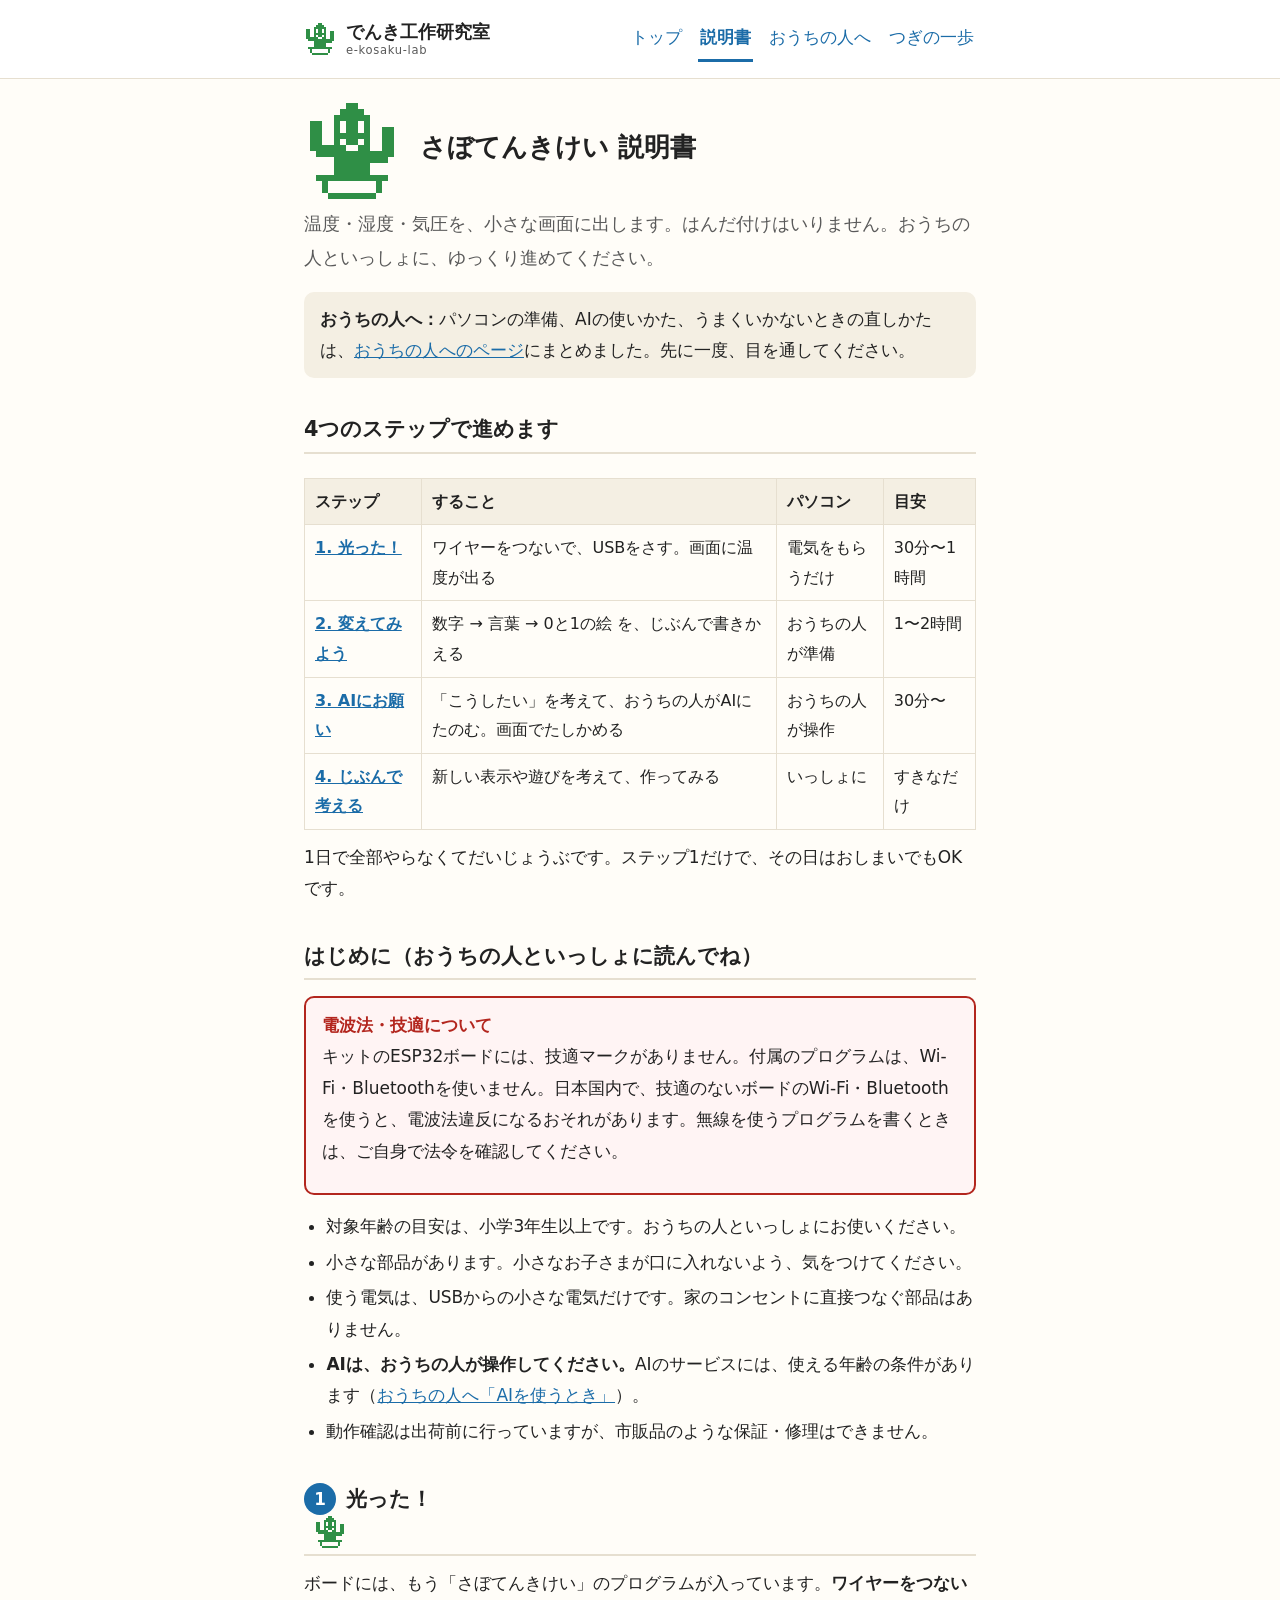
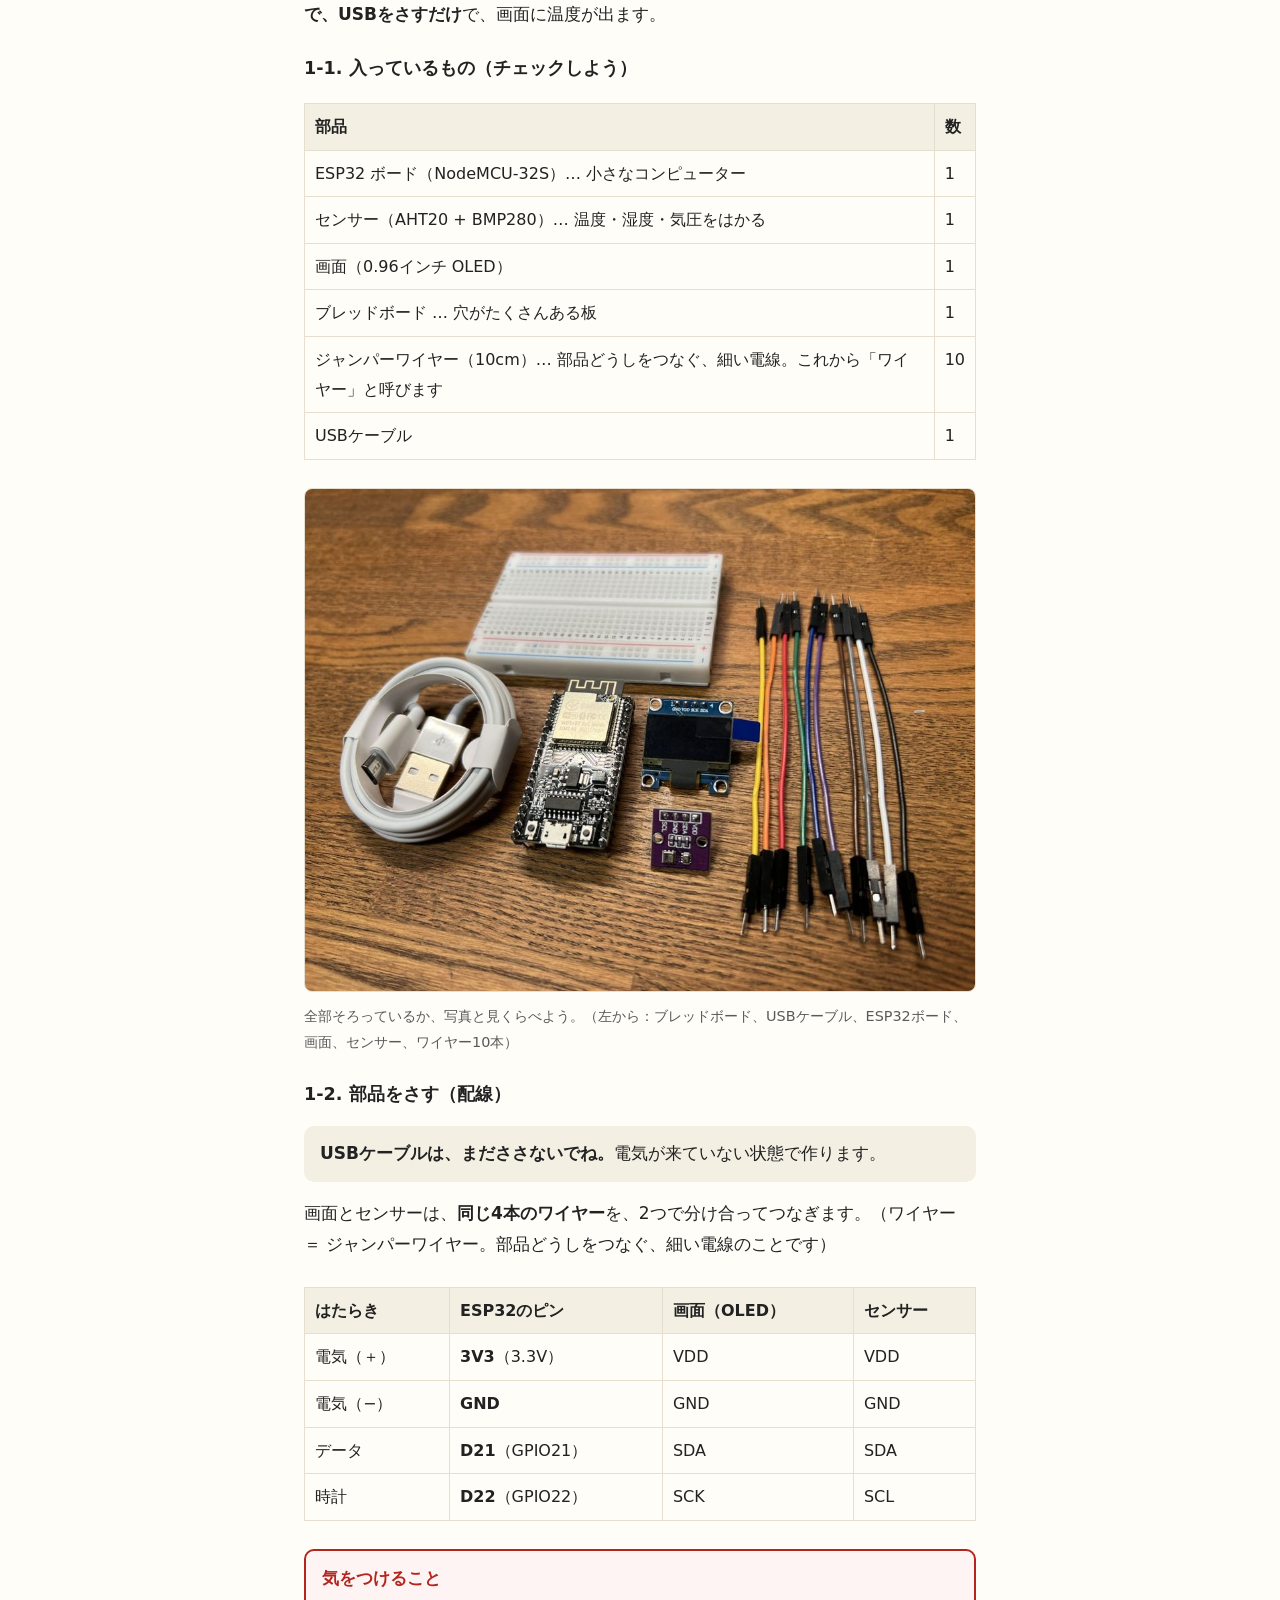
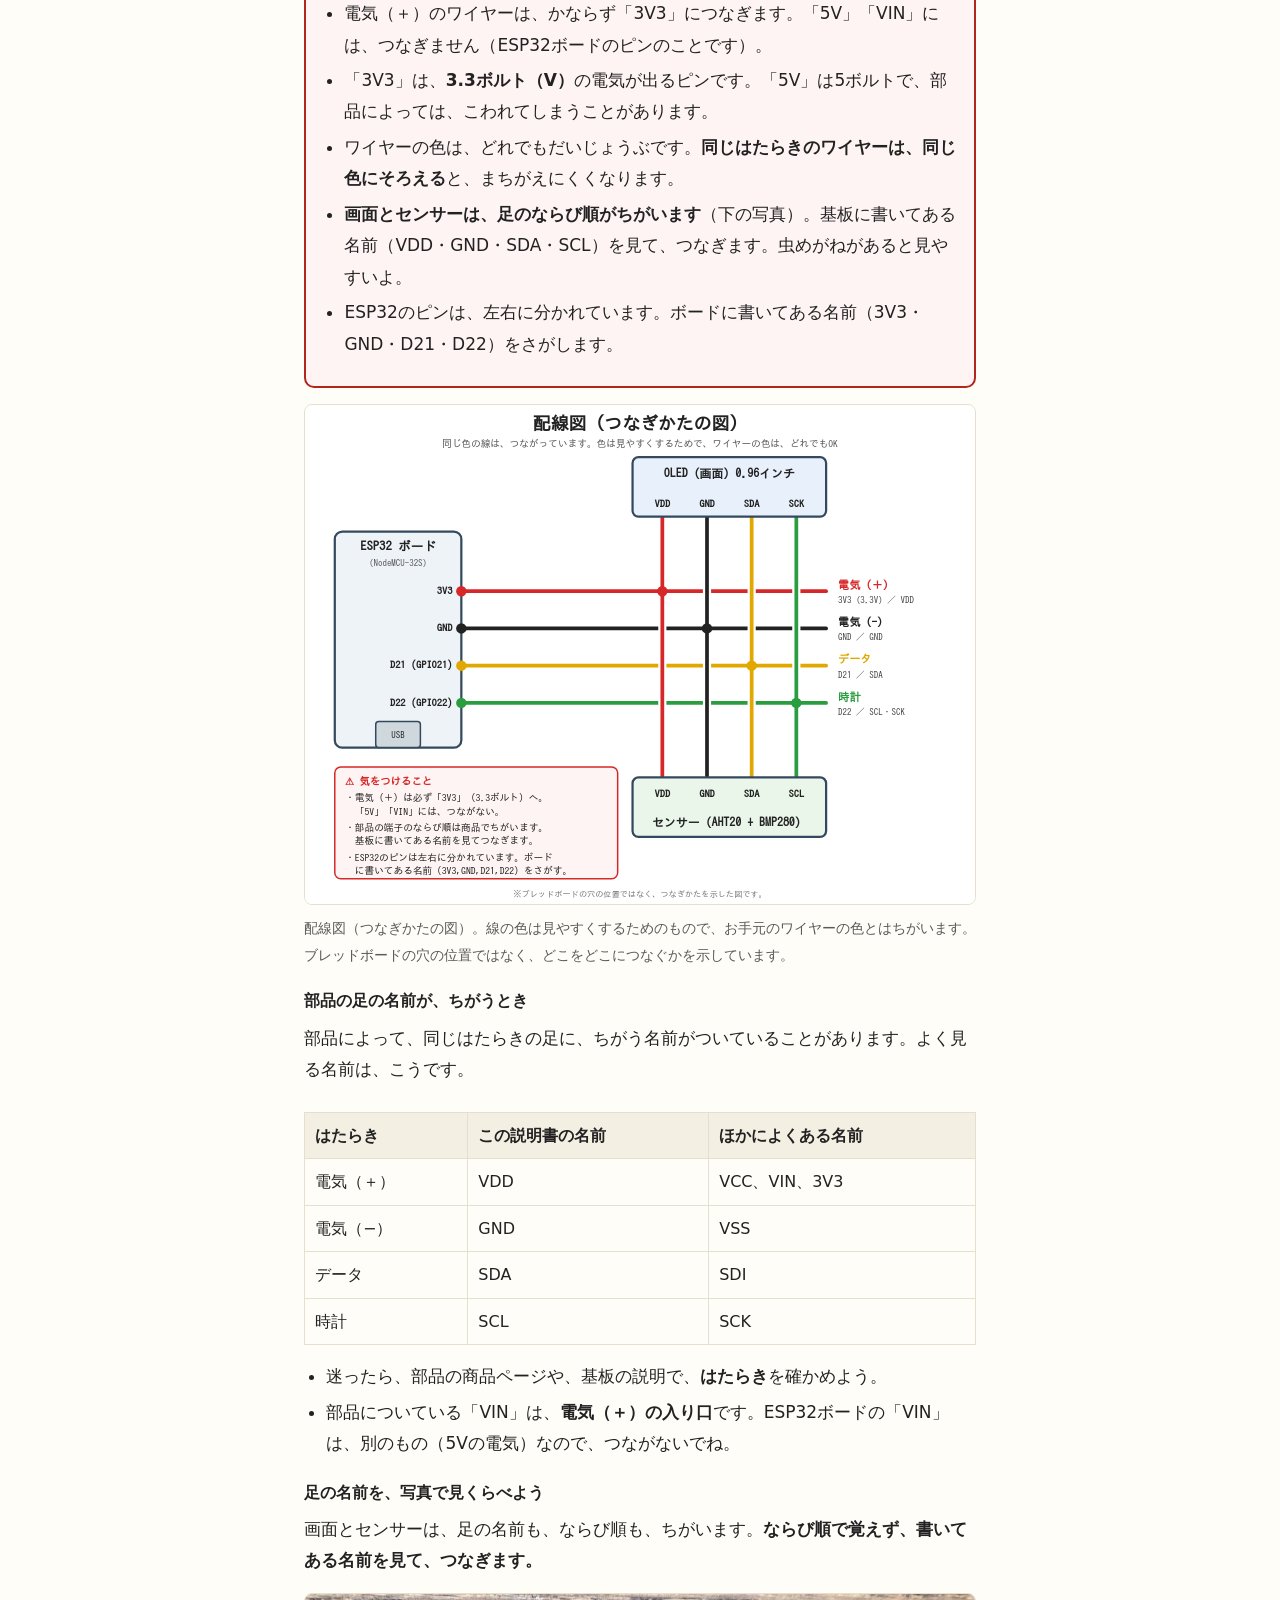
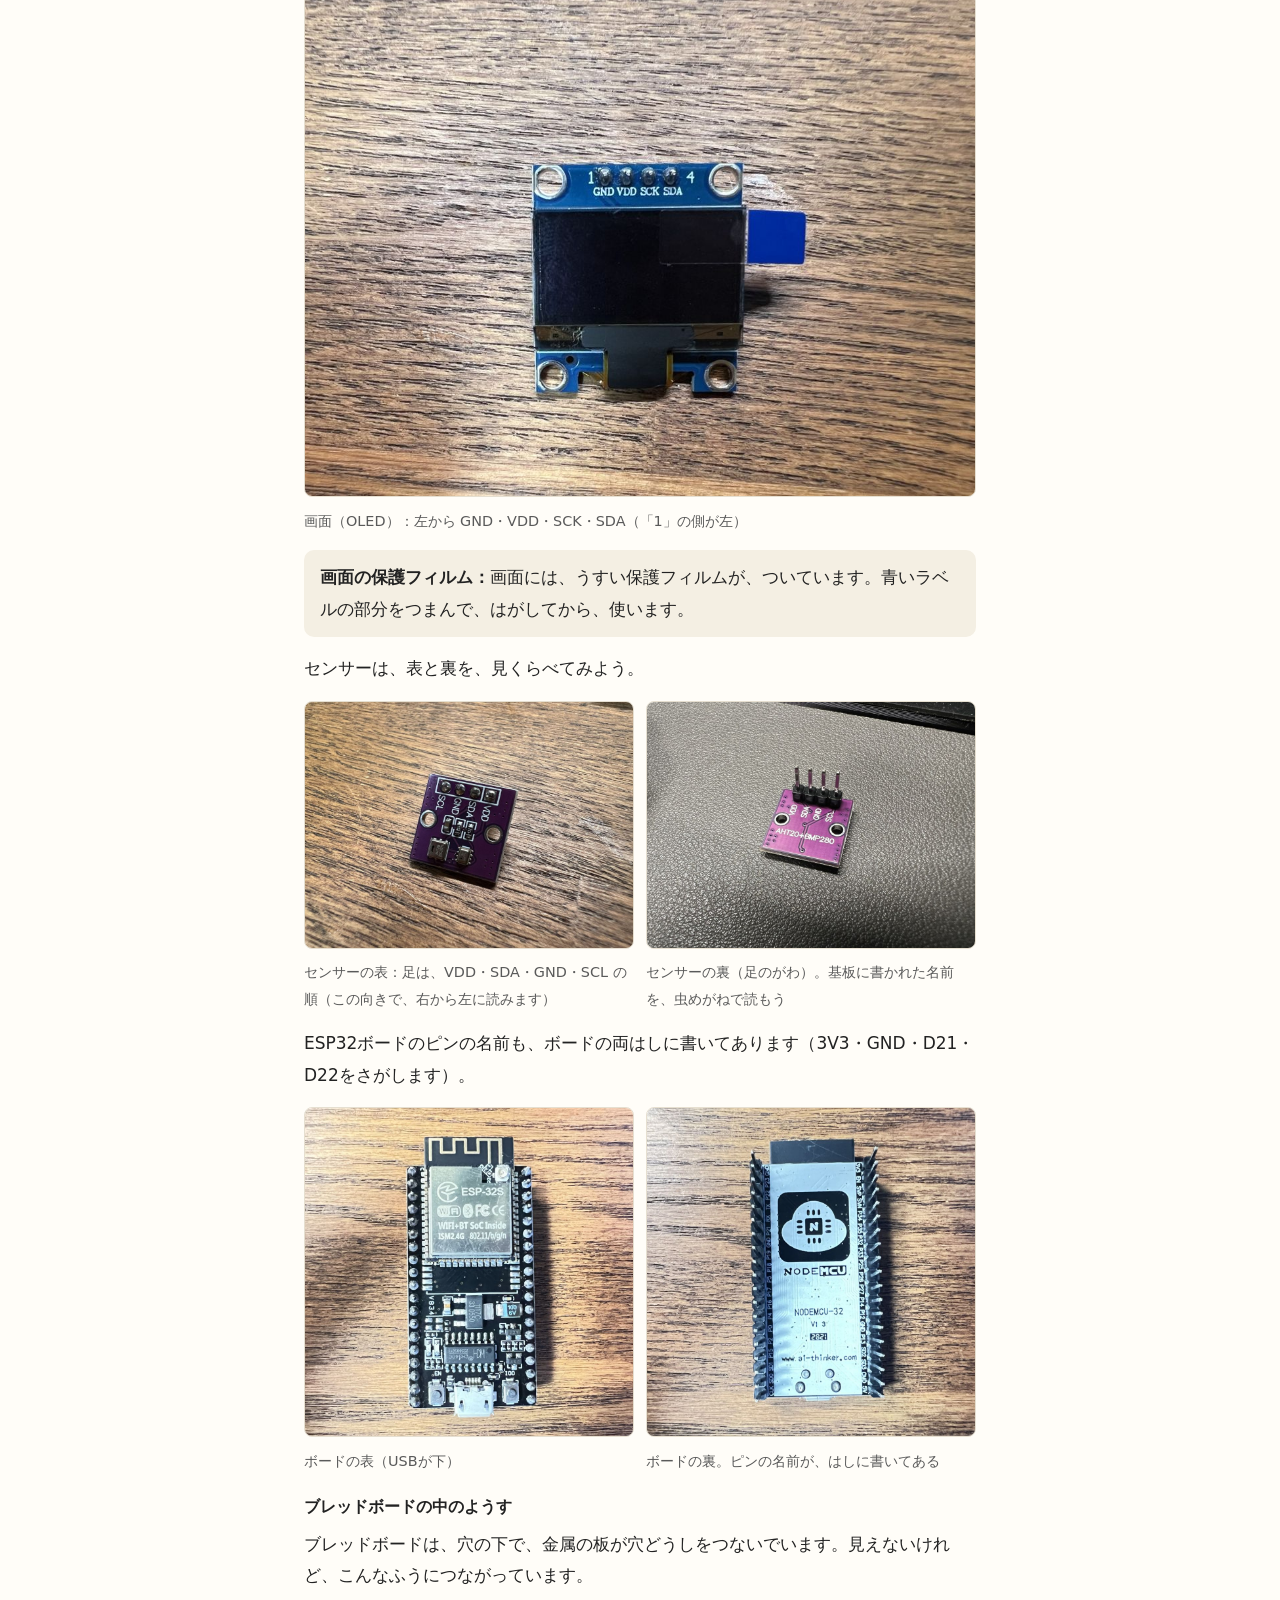
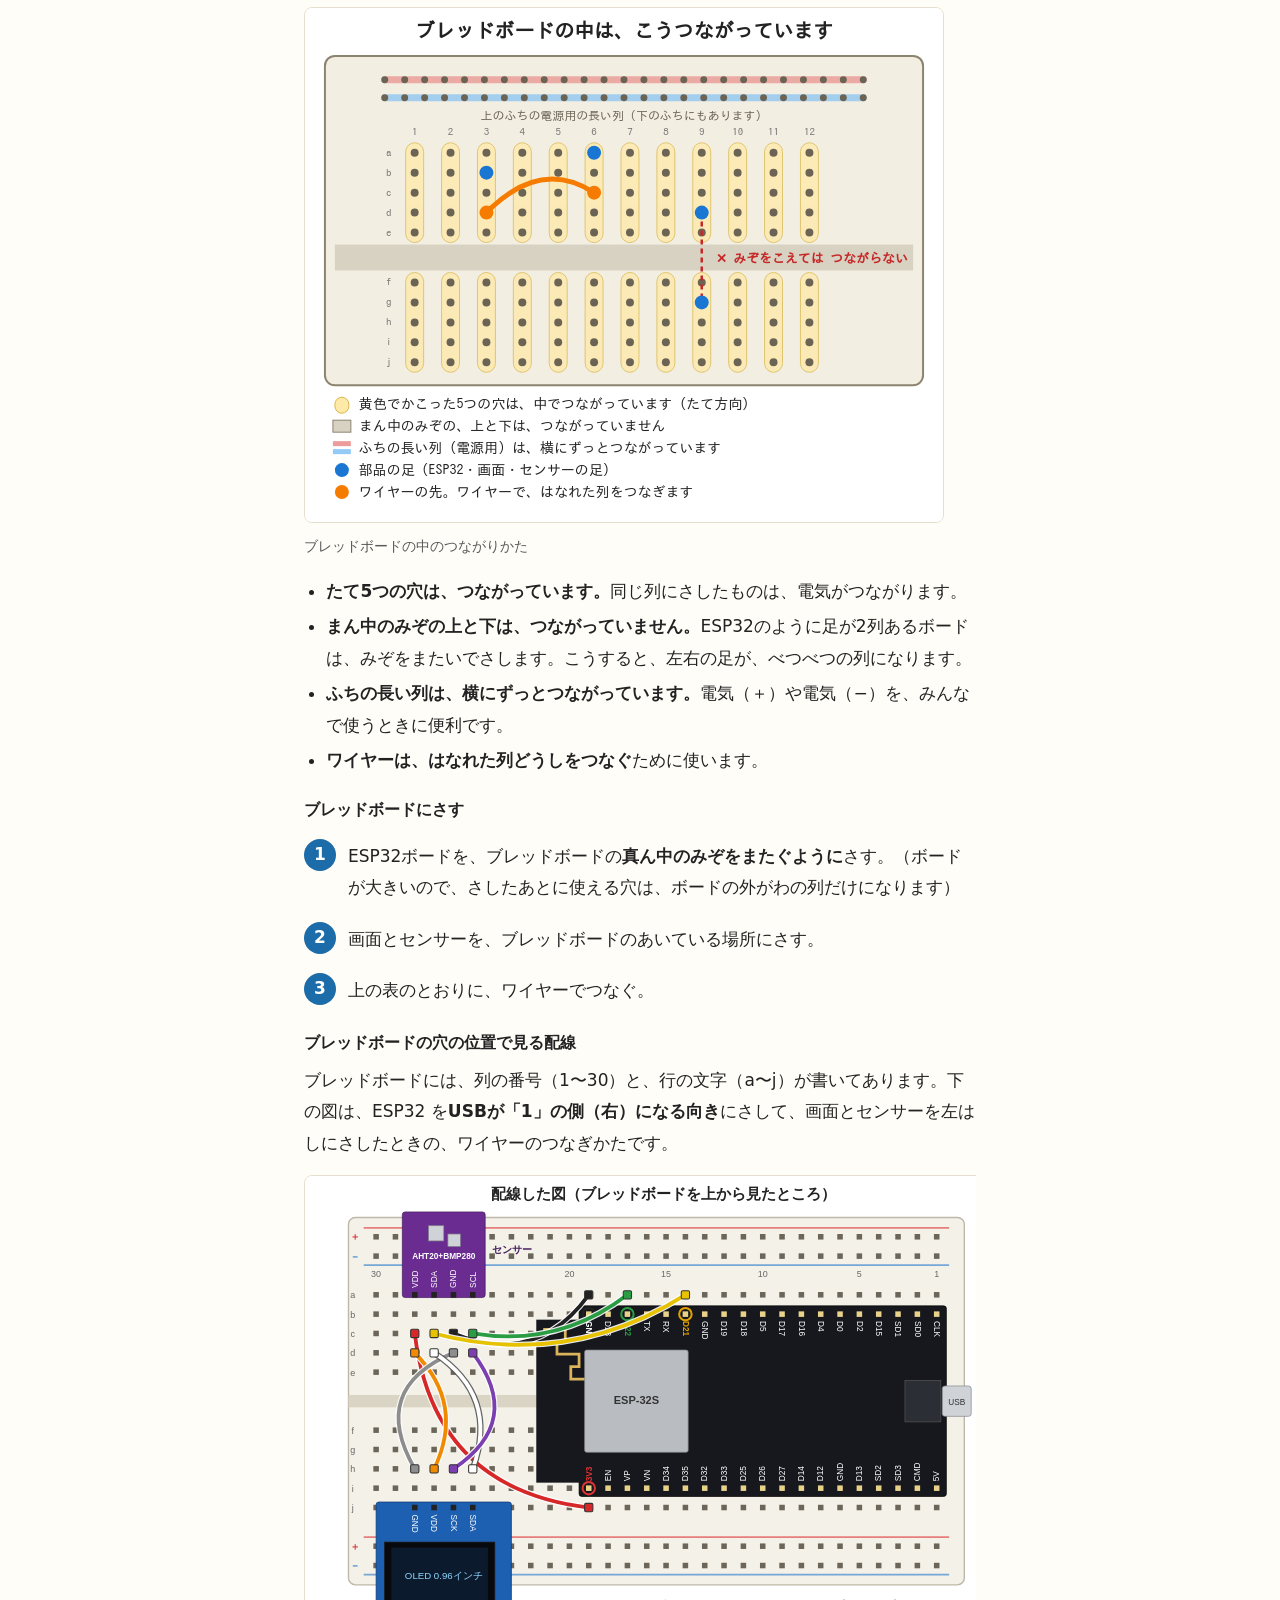
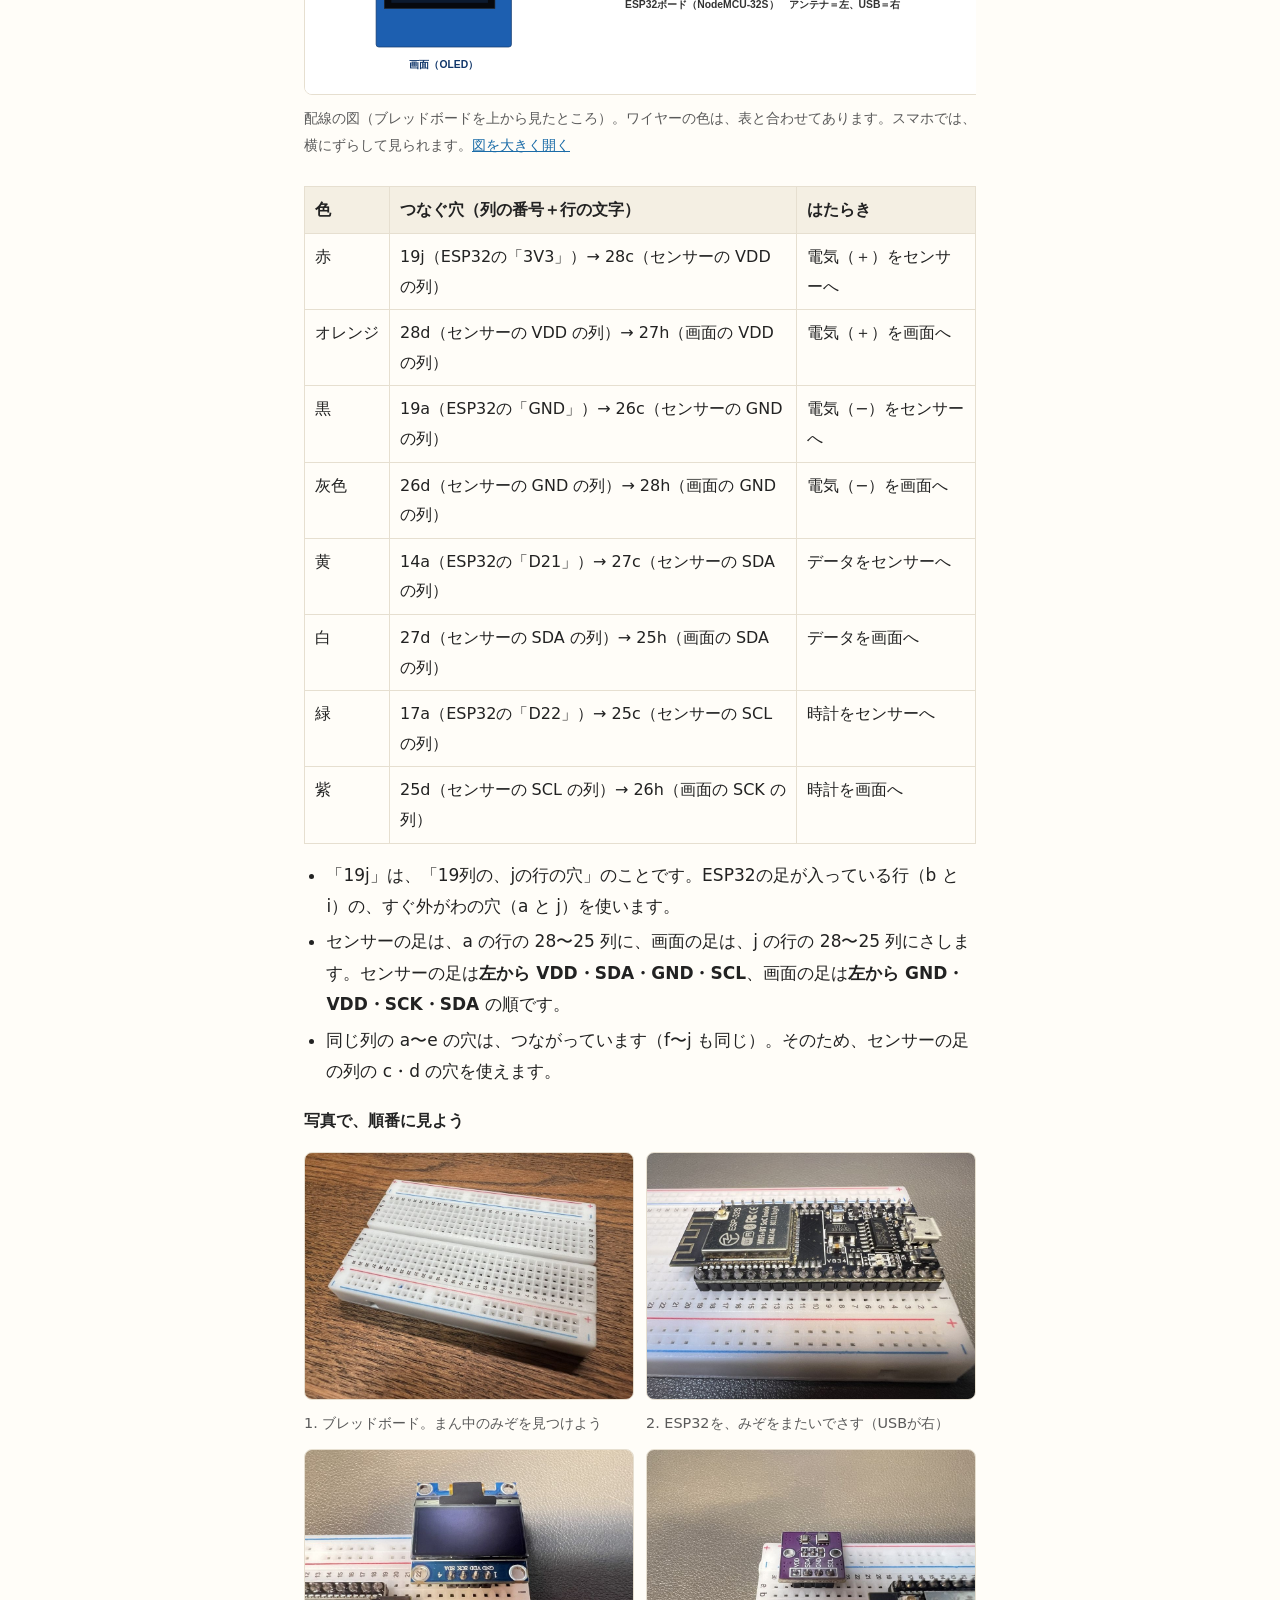
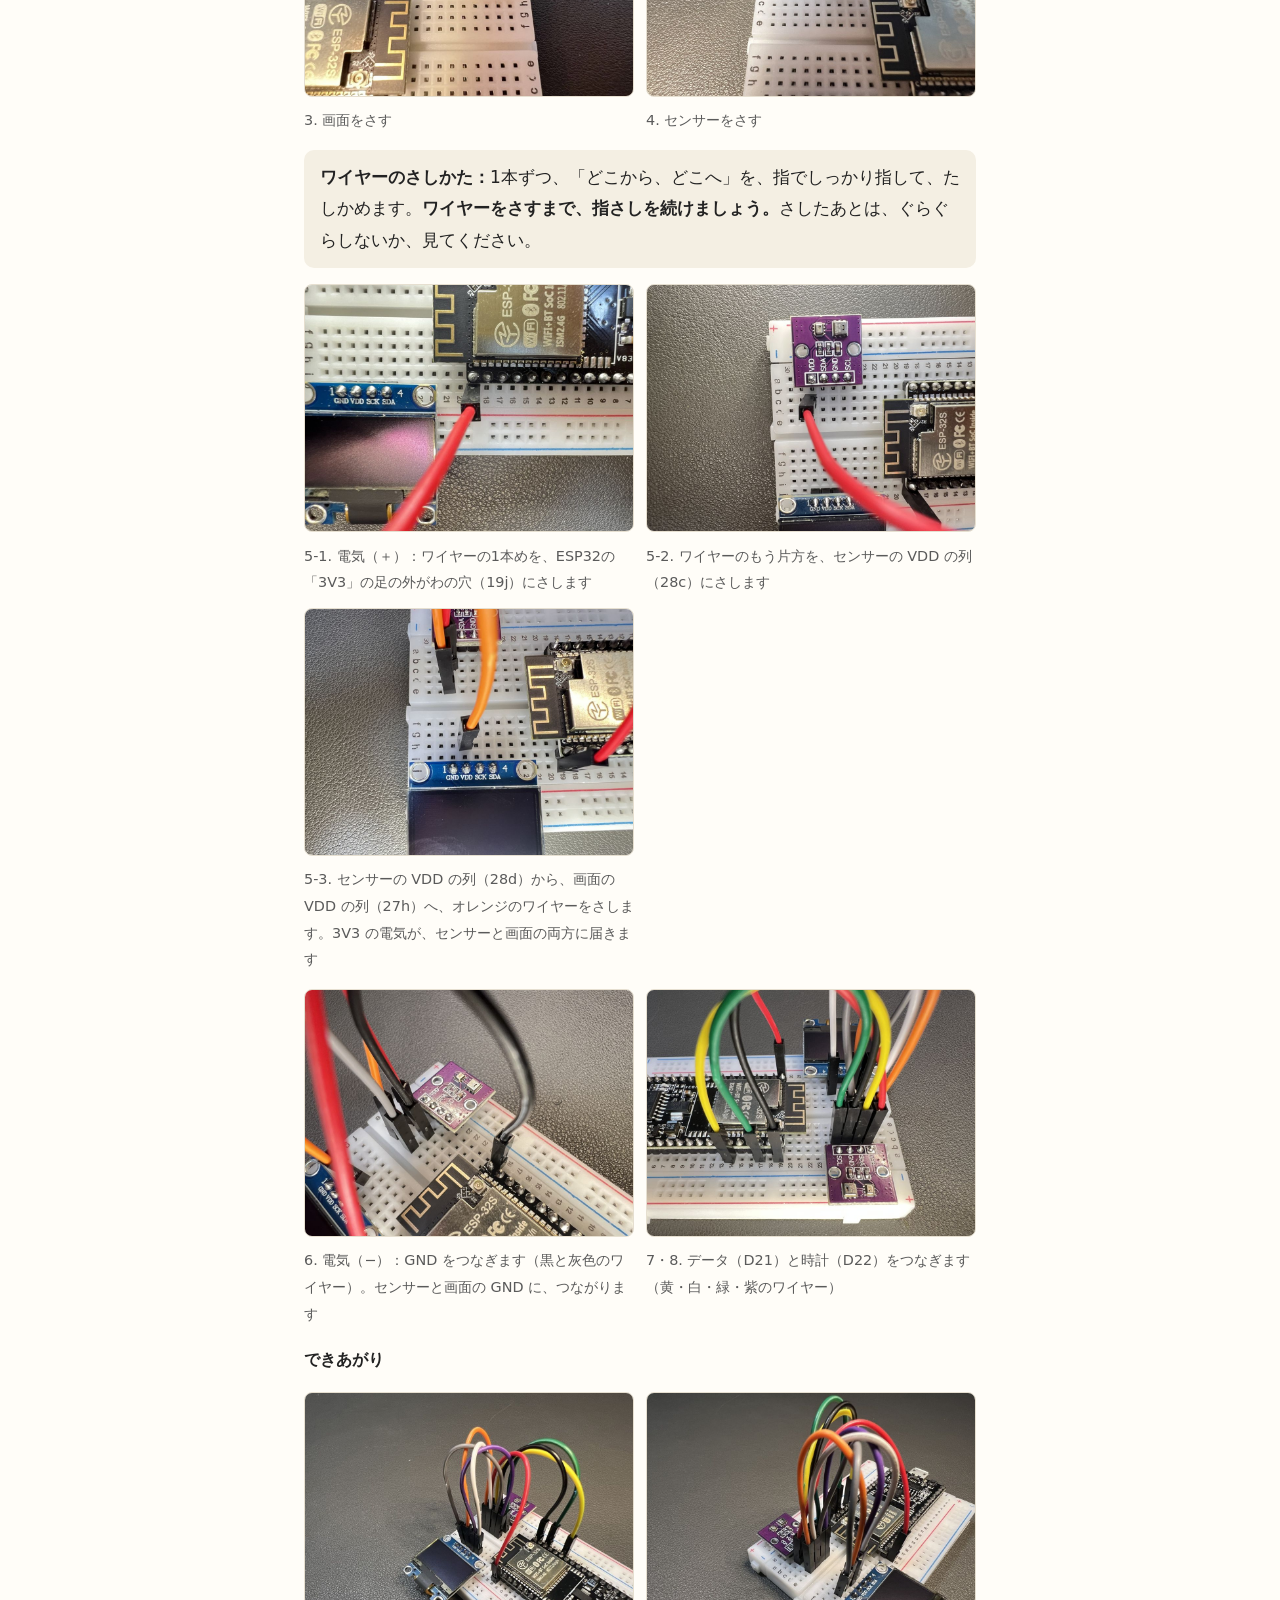
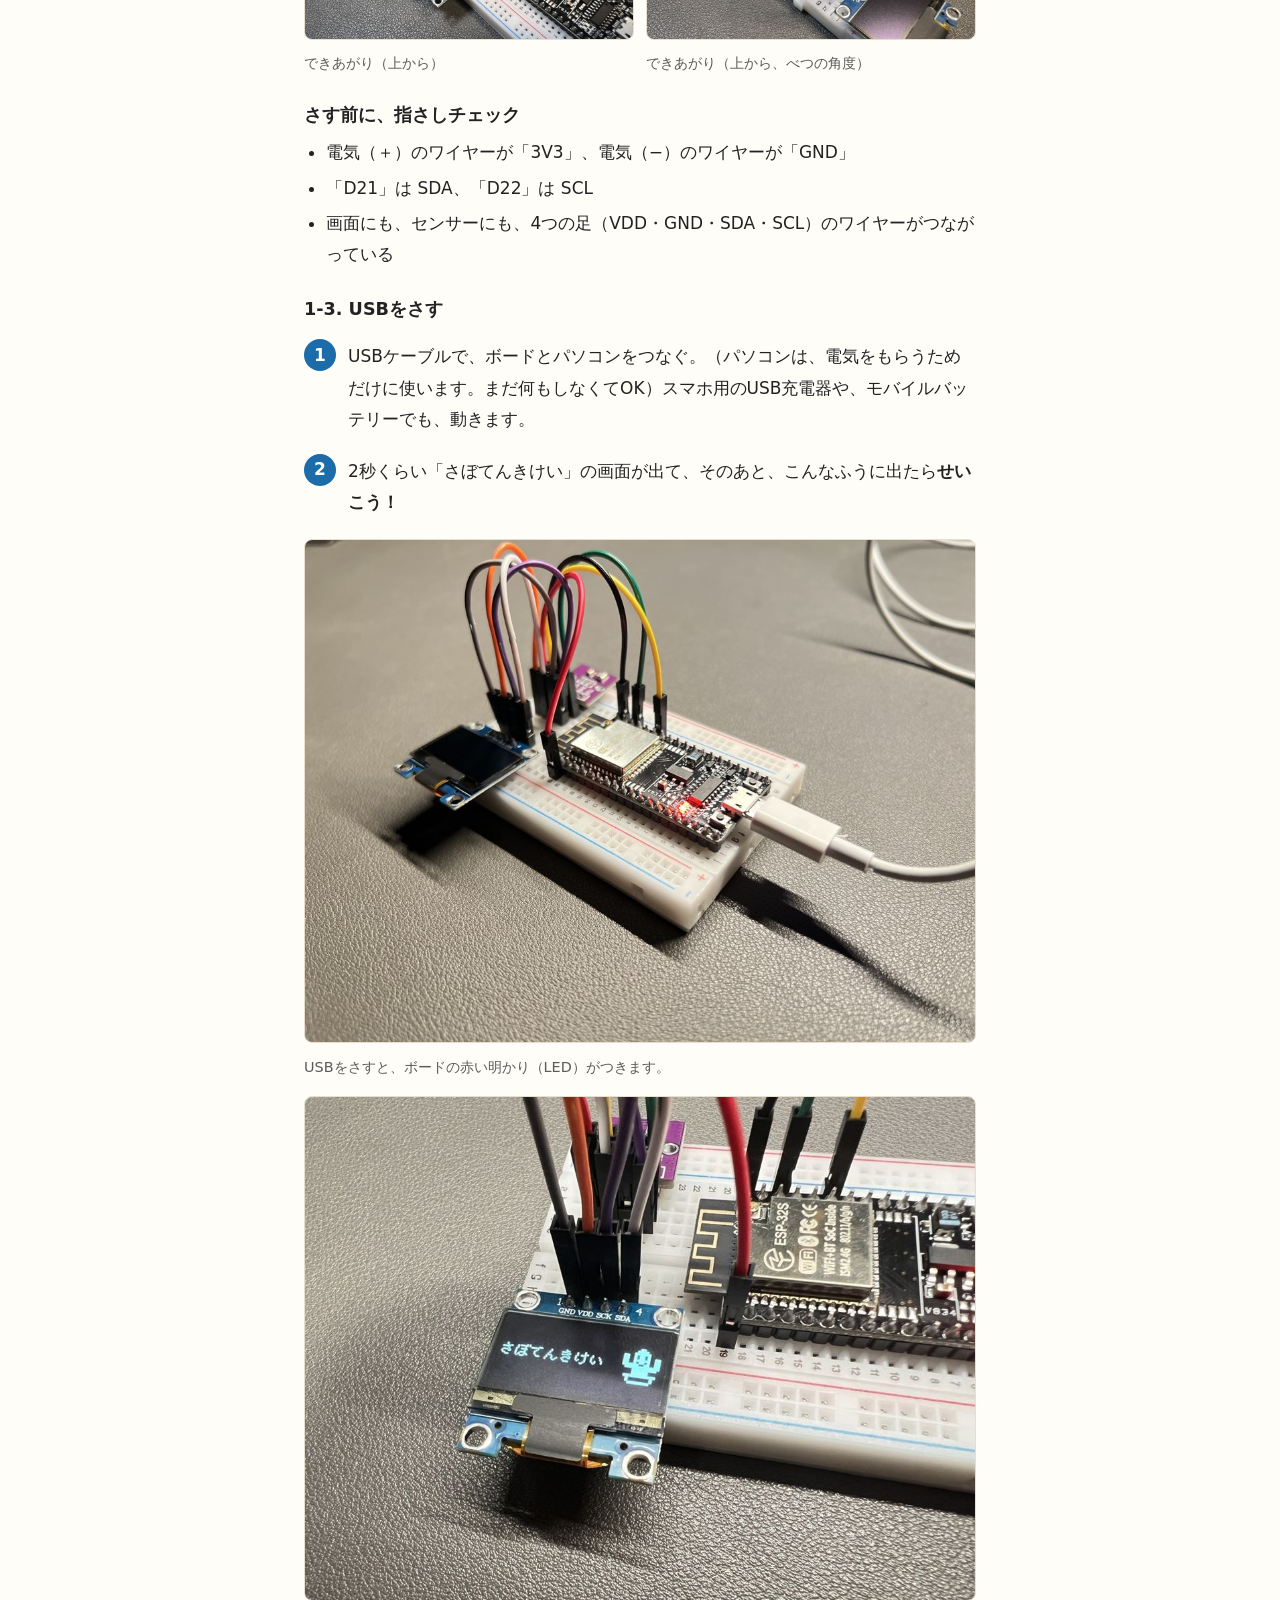
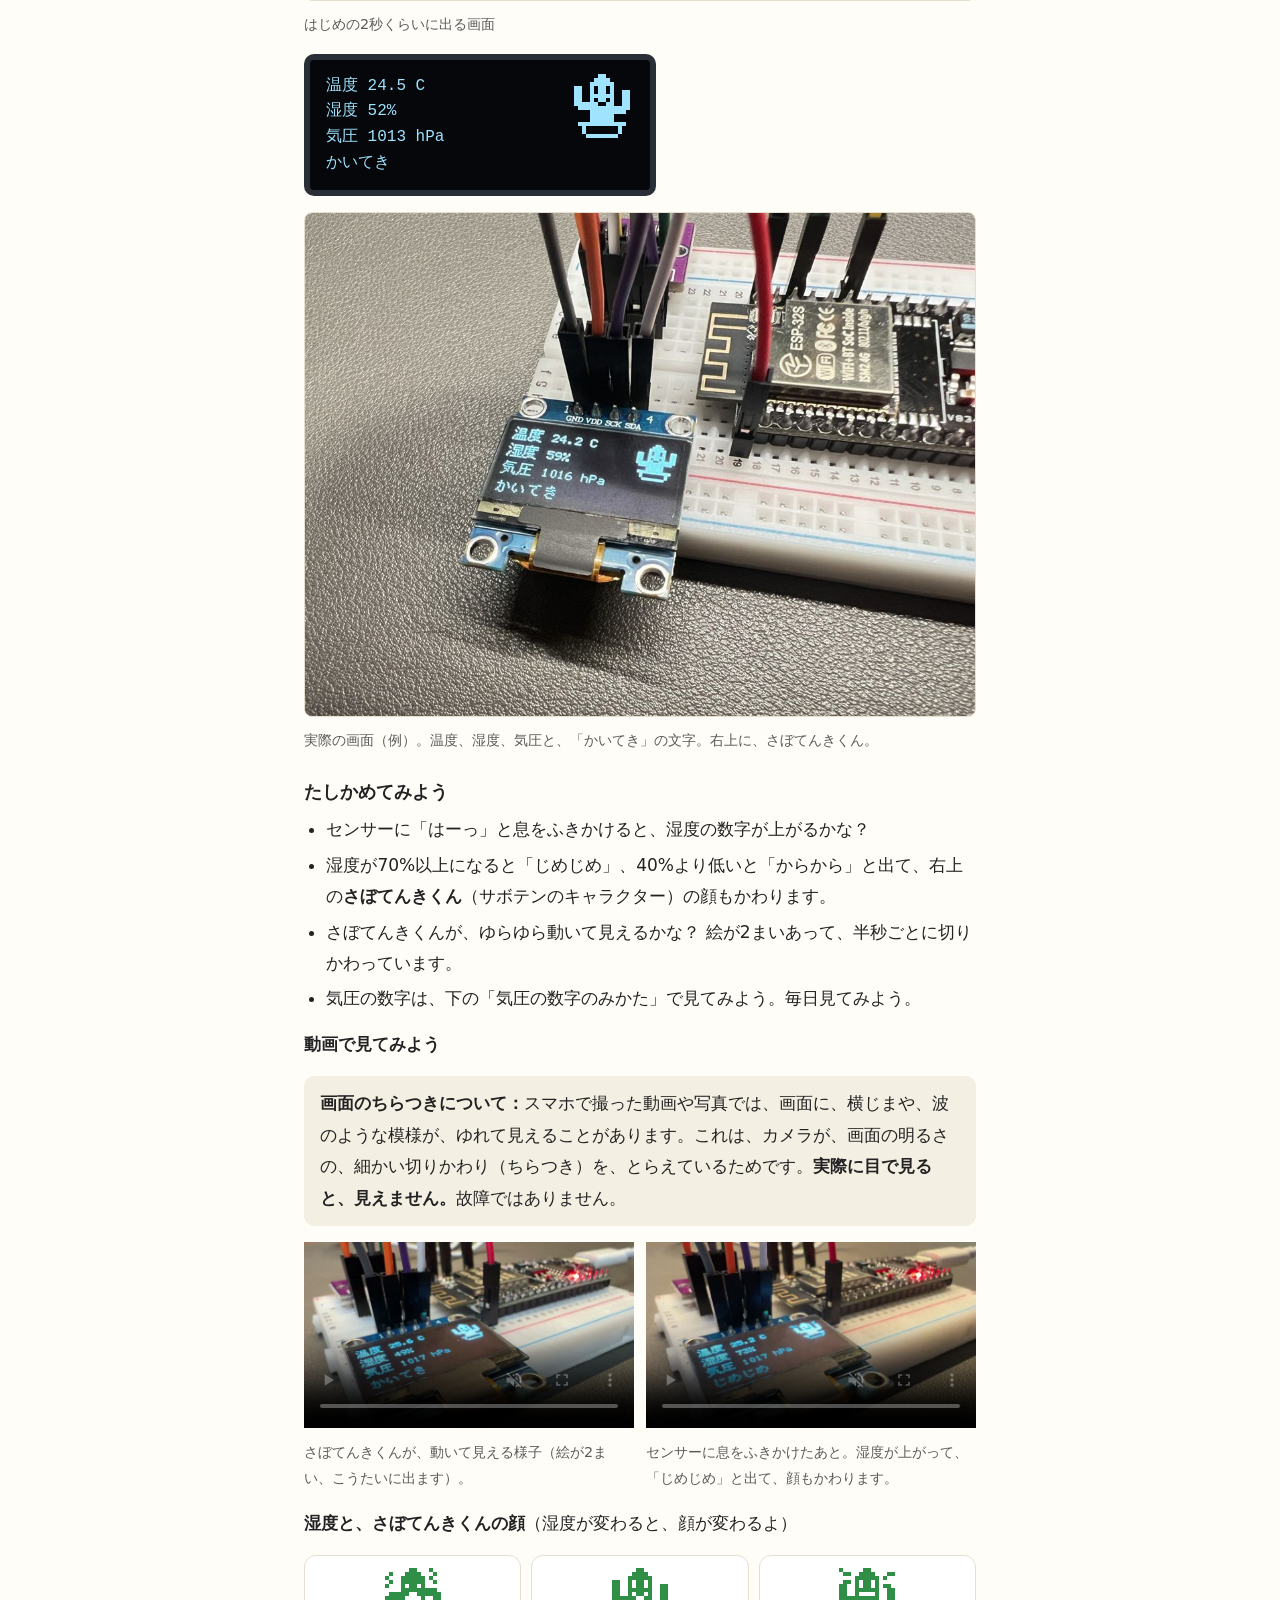
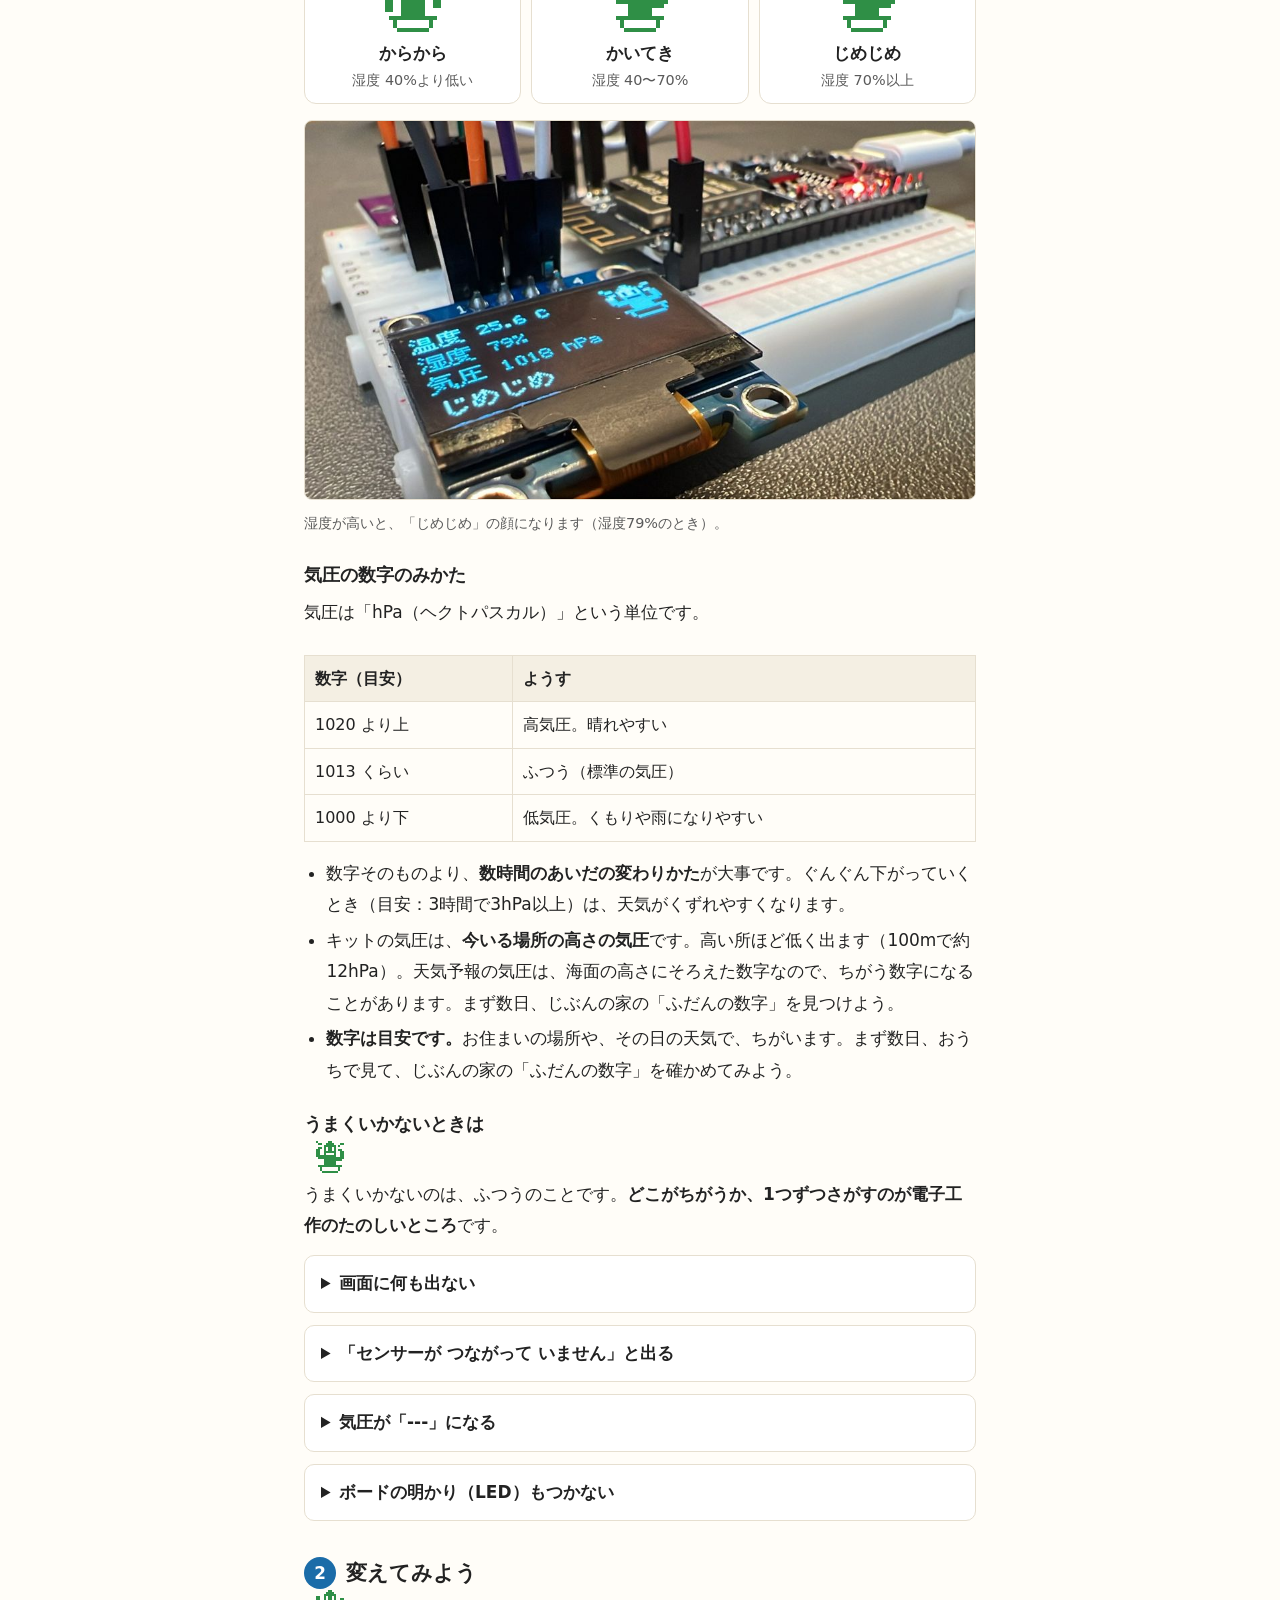
<file: manual.html>
<!doctype html>
<html lang="ja">
<head>
<meta charset="utf-8">
<meta name="viewport" content="width=device-width, initial-scale=1">
<title>さぼてんきけい 説明書｜でんき工作研究室</title>
<meta name="description" content="さぼてんきけい（温度・湿度・気圧）の説明書。ワイヤーをつないで光らせる、数字・言葉・ドット絵を変える、AIにお願いする、じぶんで考える、の4つのステップで進めます。">
<link rel="stylesheet" href="style.css">
<link rel="icon" href="favicon.svg" type="image/svg+xml">
<style>.photos{display:grid;grid-template-columns:repeat(auto-fit,minmax(230px,1fr));gap:12px;margin:16px 0}.photos figure{margin:0}.photos figcaption,figure figcaption{font-size:.9rem}</style>
</head>
<body>
<a class="skip" href="#main">本文へ</a>
<header class="site">
  <div class="wrap">
    <a class="brand" href="index.html"><canvas class="sabo xs" data-face="kaiteki" aria-hidden="true"></canvas><span class="brand-text">でんき工作研究室<small>e-kosaku-lab</small></span></a>
    <nav class="main" aria-label="メインメニュー">
      <ul>
        <li><a href="index.html">トップ</a></li>
        <li><a href="manual.html" aria-current="page">説明書</a></li>
        <li><a href="parents.html">おうちの人へ</a></li>
        <li><a href="next.html">つぎの一歩</a></li>
      </ul>
    </nav>
  </div>
</header>

<main id="main">
<div class="wrap">

  <div class="hero">
    <canvas class="sabo l" data-face="kaiteki" role="img" aria-label="サボテンのキャラクター、さぼてんきくん"></canvas>
    <h1>さぼてんきけい 説明書</h1>
  </div>
  <p class="lead">温度・湿度・気圧を、小さな画面に出します。はんだ付けはいりません。おうちの人といっしょに、ゆっくり進めてください。</p>

  <div class="note">
    <strong>おうちの人へ：</strong>パソコンの準備、AIの使いかた、うまくいかないときの直しかたは、<a href="parents.html">おうちの人へのページ</a>にまとめました。先に一度、目を通してください。
  </div>

  <h2>4つのステップで進めます</h2>
  <div class="tablewrap">
    <table>
      <thead><tr><th>ステップ</th><th>すること</th><th>パソコン</th><th>目安</th></tr></thead>
      <tbody>
        <tr><td><a href="#step1"><strong>1. 光った！</strong></a></td><td>ワイヤーをつないで、USBをさす。画面に温度が出る</td><td>電気をもらうだけ</td><td>30分〜1時間</td></tr>
        <tr><td><a href="#step2"><strong>2. 変えてみよう</strong></a></td><td>数字 → 言葉 → 0と1の絵 を、じぶんで書きかえる</td><td>おうちの人が準備</td><td>1〜2時間</td></tr>
        <tr><td><a href="#step3"><strong>3. AIにお願い</strong></a></td><td>「こうしたい」を考えて、おうちの人がAIにたのむ。画面でたしかめる</td><td>おうちの人が操作</td><td>30分〜</td></tr>
        <tr><td><a href="#step4"><strong>4. じぶんで考える</strong></a></td><td>新しい表示や遊びを考えて、作ってみる</td><td>いっしょに</td><td>すきなだけ</td></tr>
      </tbody>
    </table>
  </div>
  <p>1日で全部やらなくてだいじょうぶです。ステップ1だけで、その日はおしまいでもOKです。</p>

  <h2>はじめに（おうちの人といっしょに読んでね）</h2>
  <div class="warn" role="note">
    <strong class="t">電波法・技適について</strong>
    <p>キットのESP32ボードには、技適マークがありません。付属のプログラムは、Wi-Fi・Bluetoothを使いません。日本国内で、技適のないボードのWi-Fi・Bluetoothを使うと、電波法違反になるおそれがあります。無線を使うプログラムを書くときは、ご自身で法令を確認してください。</p>
  </div>
  <ul>
    <li>対象年齢の目安は、小学3年生以上です。おうちの人といっしょにお使いください。</li>
    <li>小さな部品があります。小さなお子さまが口に入れないよう、気をつけてください。</li>
    <li>使う電気は、USBからの小さな電気だけです。家のコンセントに直接つなぐ部品はありません。</li>
    <li><strong>AIは、おうちの人が操作してください。</strong>AIのサービスには、使える年齢の条件があります（<a href="parents.html#ai">おうちの人へ「AIを使うとき」</a>）。</li>
    <li>動作確認は出荷前に行っていますが、市販品のような保証・修理はできません。</li>
  </ul>

  <!-- ================= ステップ1 ================= -->
  <h2 id="step1"><span class="stepno">1</span>光った！<canvas class="sabo xs" data-face="kaiteki" aria-hidden="true"></canvas></h2>
  <p>ボードには、もう「さぼてんきけい」のプログラムが入っています。<strong>ワイヤーをつないで、USBをさすだけ</strong>で、画面に温度が出ます。</p>

  <h3>1-1. 入っているもの（チェックしよう）</h3>
  <div class="tablewrap">
    <table>
      <thead><tr><th>部品</th><th>数</th></tr></thead>
      <tbody>
        <tr><td>ESP32 ボード（NodeMCU-32S）… 小さなコンピューター</td><td>1</td></tr>
        <tr><td>センサー（AHT20 + BMP280）… 温度・湿度・気圧をはかる</td><td>1</td></tr>
        <tr><td>画面（0.96インチ OLED）</td><td>1</td></tr>
        <tr><td>ブレッドボード … 穴がたくさんある板</td><td>1</td></tr>
        <tr><td>ジャンパーワイヤー（10cm）… 部品どうしをつなぐ、細い電線。これから「ワイヤー」と呼びます</td><td>10</td></tr>
        <tr><td>USBケーブル</td><td>1</td></tr>
      </tbody>
    </table>
  </div>
  <figure><img src="images/parts.jpg" alt="入っている部品を並べた写真" loading="lazy"><figcaption>全部そろっているか、写真と見くらべよう。（左から：ブレッドボード、USBケーブル、ESP32ボード、画面、センサー、ワイヤー10本）</figcaption></figure>

  <h3>1-2. 部品をさす（配線）</h3>
  <div class="note"><strong>USBケーブルは、まだささないでね。</strong>電気が来ていない状態で作ります。</div>
  <p>画面とセンサーは、<strong>同じ4本のワイヤー</strong>を、2つで分け合ってつなぎます。（ワイヤー ＝ ジャンパーワイヤー。部品どうしをつなぐ、細い電線のことです）</p>
  <div class="tablewrap">
    <table>
      <thead><tr><th>はたらき</th><th>ESP32のピン</th><th>画面（OLED）</th><th>センサー</th></tr></thead>
      <tbody>
        <tr><td>電気（＋）</td><td><strong>3V3</strong>（3.3V）</td><td>VDD</td><td>VDD</td></tr>
        <tr><td>電気（−）</td><td><strong>GND</strong></td><td>GND</td><td>GND</td></tr>
        <tr><td>データ</td><td><strong>D21</strong>（GPIO21）</td><td>SDA</td><td>SDA</td></tr>
        <tr><td>時計</td><td><strong>D22</strong>（GPIO22）</td><td>SCK</td><td>SCL</td></tr>
      </tbody>
    </table>
  </div>
  <div class="warn" role="note">
    <strong class="t">気をつけること</strong>
    <ul>
      <li>電気（＋）のワイヤーは、かならず「3V3」につなぎます。「5V」「VIN」には、つなぎません（ESP32ボードのピンのことです）。</li>
      <li>「3V3」は、<strong>3.3ボルト（V）</strong>の電気が出るピンです。「5V」は5ボルトで、部品によっては、こわれてしまうことがあります。</li>
      <li>ワイヤーの色は、どれでもだいじょうぶです。<strong>同じはたらきのワイヤーは、同じ色にそろえる</strong>と、まちがえにくくなります。</li>
      <li><strong>画面とセンサーは、足のならび順がちがいます</strong>（下の写真）。基板に書いてある名前（VDD・GND・SDA・SCL）を見て、つなぎます。虫めがねがあると見やすいよ。</li>
      <li>ESP32のピンは、左右に分かれています。ボードに書いてある名前（3V3・GND・D21・D22）をさがします。</li>
    </ul>
  </div>

  <figure>
    <img src="wiring.svg" width="900" height="670" alt="配線図。ESP32の3V3、GND、D21、D22が、画面とセンサーのVDD、GND、SDA、SCLにそれぞれつながっている。">
    <figcaption>配線図（つなぎかたの図）。線の色は見やすくするためのもので、お手元のワイヤーの色とはちがいます。ブレッドボードの穴の位置ではなく、どこをどこにつなぐかを示しています。</figcaption>
  </figure>

  <h4>部品の足の名前が、ちがうとき</h4>
  <p>部品によって、同じはたらきの足に、ちがう名前がついていることがあります。よく見る名前は、こうです。</p>
  <div class="tablewrap">
    <table>
      <thead><tr><th>はたらき</th><th>この説明書の名前</th><th>ほかによくある名前</th></tr></thead>
      <tbody>
        <tr><td>電気（＋）</td><td>VDD</td><td>VCC、VIN、3V3</td></tr>
        <tr><td>電気（−）</td><td>GND</td><td>VSS</td></tr>
        <tr><td>データ</td><td>SDA</td><td>SDI</td></tr>
        <tr><td>時計</td><td>SCL</td><td>SCK</td></tr>
      </tbody>
    </table>
  </div>
  <ul>
    <li>迷ったら、部品の商品ページや、基板の説明で、<strong>はたらき</strong>を確かめよう。</li>
    <li>部品についている「VIN」は、<strong>電気（＋）の入り口</strong>です。ESP32ボードの「VIN」は、別のもの（5Vの電気）なので、つながないでね。</li>
  </ul>
  <h4>足の名前を、写真で見くらべよう</h4>
  <p>画面とセンサーは、足の名前も、ならび順も、ちがいます。<strong>ならび順で覚えず、書いてある名前を見て、つなぎます。</strong></p>
  <div class="photos"><figure><img src="images/oled.jpg" alt="画面の足の名前の写真" loading="lazy"><figcaption>画面（OLED）：左から GND・VDD・SCK・SDA（「1」の側が左）</figcaption></figure></div>
  <div class="note"><strong>画面の保護フィルム：</strong>画面には、うすい保護フィルムが、ついています。青いラベルの部分をつまんで、はがしてから、使います。</div>
  <p>センサーは、表と裏を、見くらべてみよう。</p>
  <div class="photos"><figure><img src="images/sensor.jpg" alt="センサーの表の写真" loading="lazy"><figcaption>センサーの表：足は、VDD・SDA・GND・SCL の順（この向きで、右から左に読みます）</figcaption></figure><figure><img src="images/sensor_back.jpg" alt="センサーの裏の写真" loading="lazy"><figcaption>センサーの裏（足のがわ）。基板に書かれた名前を、虫めがねで読もう</figcaption></figure></div>
  <p>ESP32ボードのピンの名前も、ボードの両はしに書いてあります（3V3・GND・D21・D22をさがします）。</p>
  <div class="photos"><figure><img src="images/esp_front.jpg" alt="ボードの表の写真" loading="lazy"><figcaption>ボードの表（USBが下）</figcaption></figure><figure><img src="images/esp_back.jpg" alt="ボードの裏の写真" loading="lazy"><figcaption>ボードの裏。ピンの名前が、はしに書いてある</figcaption></figure></div>

  <h4>ブレッドボードの中のようす</h4>
  <p>ブレッドボードは、穴の下で、金属の板が穴どうしをつないでいます。見えないけれど、こんなふうにつながっています。</p>
  <figure>
    <img src="breadboard-inside.svg" width="640" height="515" alt="ブレッドボードの中のつながりかた。たて5つの穴はつながっている。まん中のみぞの上と下はつながっていない。ふちの長い列は横につながっている。">
    <figcaption>ブレッドボードの中のつながりかた</figcaption>
  </figure>
  <ul>
    <li><strong>たて5つの穴は、つながっています。</strong>同じ列にさしたものは、電気がつながります。</li>
    <li><strong>まん中のみぞの上と下は、つながっていません。</strong>ESP32のように足が2列あるボードは、みぞをまたいでさします。こうすると、左右の足が、べつべつの列になります。</li>
    <li><strong>ふちの長い列は、横にずっとつながっています。</strong>電気（＋）や電気（−）を、みんなで使うときに便利です。</li>
    <li><strong>ワイヤーは、はなれた列どうしをつなぐ</strong>ために使います。</li>
  </ul>

  <h4>ブレッドボードにさす</h4>
  <ol class="steps">
    <li>ESP32ボードを、ブレッドボードの<strong>真ん中のみぞをまたぐように</strong>さす。（ボードが大きいので、さしたあとに使える穴は、ボードの外がわの列だけになります）</li>
    <li>画面とセンサーを、ブレッドボードのあいている場所にさす。</li>
    <li>上の表のとおりに、ワイヤーでつなぐ。</li>
  </ol>
  <h4>ブレッドボードの穴の位置で見る配線</h4>
  <p>ブレッドボードには、列の番号（1〜30）と、行の文字（a〜j）が書いてあります。下の図は、ESP32 を<strong>USBが「1」の側（右）になる向き</strong>にさして、画面とセンサーを左はしにさしたときの、ワイヤーのつなぎかたです。</p>
  <figure>
    <div class="scrollx"><img src="images/breadboard-wiring.svg" width="1040" height="780" alt="ブレッドボードを上から見た配線図。ESP32、センサー、画面が、8本のワイヤーでつながっている。" loading="lazy"></div>
    <figcaption>配線の図（ブレッドボードを上から見たところ）。ワイヤーの色は、表と合わせてあります。スマホでは、横にずらして見られます。<a href="images/breadboard-wiring.svg" target="_blank" rel="noopener">図を大きく開く</a></figcaption>
  </figure>
  <div class="tablewrap">
    <table>
      <thead><tr><th class="nw">色</th><th>つなぐ穴（列の番号＋行の文字）</th><th>はたらき</th></tr></thead>
      <tbody>
        <tr><td class="nw">赤</td><td>19j（ESP32の「3V3」）→ 28c（センサーの VDD の列）</td><td>電気（＋）をセンサーへ</td></tr>
        <tr><td class="nw">オレンジ</td><td>28d（センサーの VDD の列）→ 27h（画面の VDD の列）</td><td>電気（＋）を画面へ</td></tr>
        <tr><td class="nw">黒</td><td>19a（ESP32の「GND」）→ 26c（センサーの GND の列）</td><td>電気（−）をセンサーへ</td></tr>
        <tr><td class="nw">灰色</td><td>26d（センサーの GND の列）→ 28h（画面の GND の列）</td><td>電気（−）を画面へ</td></tr>
        <tr><td class="nw">黄</td><td>14a（ESP32の「D21」）→ 27c（センサーの SDA の列）</td><td>データをセンサーへ</td></tr>
        <tr><td class="nw">白</td><td>27d（センサーの SDA の列）→ 25h（画面の SDA の列）</td><td>データを画面へ</td></tr>
        <tr><td class="nw">緑</td><td>17a（ESP32の「D22」）→ 25c（センサーの SCL の列）</td><td>時計をセンサーへ</td></tr>
        <tr><td class="nw">紫</td><td>25d（センサーの SCL の列）→ 26h（画面の SCK の列）</td><td>時計を画面へ</td></tr>
      </tbody>
    </table>
  </div>
  <ul>
    <li>「19j」は、「19列の、jの行の穴」のことです。ESP32の足が入っている行（b と i）の、すぐ外がわの穴（a と j）を使います。</li>
    <li>センサーの足は、a の行の 28〜25 列に、画面の足は、j の行の 28〜25 列にさします。センサーの足は<strong>左から VDD・SDA・GND・SCL</strong>、画面の足は<strong>左から GND・VDD・SCK・SDA</strong> の順です。</li>
    <li>同じ列の a〜e の穴は、つながっています（f〜j も同じ）。そのため、センサーの足の列の c・d の穴を使えます。</li>
  </ul>

  <h4>写真で、順番に見よう</h4>
  <div class="photos"><figure><img src="images/c01.jpg" alt="1. ブレッドボード。まん中のみぞを見つけよう" loading="lazy"><figcaption>1. ブレッドボード。まん中のみぞを見つけよう</figcaption></figure><figure><img src="images/c02.jpg" alt="2. ESP32を、みぞをまたいでさす（USBが右）" loading="lazy"><figcaption>2. ESP32を、みぞをまたいでさす（USBが右）</figcaption></figure><figure><img src="images/c03.jpg" alt="3. 画面をさす" loading="lazy"><figcaption>3. 画面をさす</figcaption></figure><figure><img src="images/c04.jpg" alt="4. センサーをさす" loading="lazy"><figcaption>4. センサーをさす</figcaption></figure></div>
  <div class="note"><strong>ワイヤーのさしかた：</strong>1本ずつ、「どこから、どこへ」を、指でしっかり指して、たしかめます。<strong>ワイヤーをさすまで、指さしを続けましょう。</strong>さしたあとは、ぐらぐらしないか、見てください。</div>
  <div class="photos"><figure><img src="images/c05.jpg" alt="5-1. 電気（＋）：ワイヤーの1本めを、ESP32の「3V3」の足の外がわの穴（19j）にさします" loading="lazy"><figcaption>5-1. 電気（＋）：ワイヤーの1本めを、ESP32の「3V3」の足の外がわの穴（19j）にさします</figcaption></figure><figure><img src="images/c05b.jpg" alt="5-2. ワイヤーのもう片方を、センサーの VDD の列（28c）にさします" loading="lazy"><figcaption>5-2. ワイヤーのもう片方を、センサーの VDD の列（28c）にさします</figcaption></figure><figure><img src="images/c05c.jpg" alt="5-3. センサーの VDD の列（28d）から、画面の VDD の列（27h）へ、オレンジのワイヤーをさします。3V3 の電気が、センサーと画面の両方に届きます" loading="lazy"><figcaption>5-3. センサーの VDD の列（28d）から、画面の VDD の列（27h）へ、オレンジのワイヤーをさします。3V3 の電気が、センサーと画面の両方に届きます</figcaption></figure></div>
  <div class="photos"><figure><img src="images/c06.jpg" alt="6. 電気（−）：GND をつなぎます（黒と灰色のワイヤー）。センサーと画面の GND に、つながります" loading="lazy"><figcaption>6. 電気（−）：GND をつなぎます（黒と灰色のワイヤー）。センサーと画面の GND に、つながります</figcaption></figure><figure><img src="images/c07.jpg" alt="7・8. データ（D21）と時計（D22）をつなぎます（黄・白・緑・紫のワイヤー）" loading="lazy"><figcaption>7・8. データ（D21）と時計（D22）をつなぎます（黄・白・緑・紫のワイヤー）</figcaption></figure></div>
  <h4>できあがり</h4>
  <div class="photos"><figure><img src="images/c09-top-1.jpg" alt="できあがり（上から）" loading="lazy"><figcaption>できあがり（上から）</figcaption></figure><figure><img src="images/c09-top-2.jpg" alt="できあがり（上から、べつの角度）" loading="lazy"><figcaption>できあがり（上から、べつの角度）</figcaption></figure></div>

  <h3>さす前に、指さしチェック</h3>
  <ul>
    <li>電気（＋）のワイヤーが「3V3」、電気（−）のワイヤーが「GND」</li>
    <li>「D21」は SDA、「D22」は SCL</li>
    <li>画面にも、センサーにも、4つの足（VDD・GND・SDA・SCL）のワイヤーがつながっている</li>
  </ul>

  <h3>1-3. USBをさす</h3>
  <ol class="steps">
    <li>USBケーブルで、ボードとパソコンをつなぐ。（パソコンは、電気をもらうためだけに使います。まだ何もしなくてOK）スマホ用のUSB充電器や、モバイルバッテリーでも、動きます。</li>
    <li>2秒くらい「さぼてんきけい」の画面が出て、そのあと、こんなふうに出たら<strong>せいこう！</strong></li>
  </ol>
  <figure><img src="images/led.jpg" alt="USBをさして、ボードの赤いLEDがついた写真。ブレッドボード全体が写っている。" loading="lazy"><figcaption>USBをさすと、ボードの赤い明かり（LED）がつきます。</figcaption></figure>
  
  <figure><img src="images/d01-start.jpg" alt="起動したときの画面。さぼてんきけいの文字と、さぼてんきくん。" loading="lazy"><figcaption>はじめの2秒くらいに出る画面</figcaption></figure>
  <div class="oled" role="img" aria-label="画面の例。左に、温度 24.5 C、湿度 52%、気圧 1013 hPa、かいてき。右上に、さぼてんきくんのにこにこ顔。">
    <div class="oled-text">温度 24.5 C<br>湿度 52%<br>気圧 1013 hPa<br>かいてき</div>
    <canvas class="oled-mark" width="16" height="16" data-face="kaiteki" data-color="oled" aria-hidden="true"></canvas>
  </div>

  <figure><img src="images/d02-kaiteki.jpg" alt="画面に温度などが出ている写真" loading="lazy"><figcaption>実際の画面（例）。温度、湿度、気圧と、「かいてき」の文字。右上に、さぼてんきくん。</figcaption></figure>

  <h3>たしかめてみよう</h3>
  <ul>
    <li>センサーに「はーっ」と息をふきかけると、湿度の数字が上がるかな？</li>
    <li>湿度が70%以上になると「じめじめ」、40%より低いと「からから」と出て、右上の<strong>さぼてんきくん</strong>（サボテンのキャラクター）の顔もかわります。</li>
    <li>さぼてんきくんが、ゆらゆら動いて見えるかな？ 絵が2まいあって、半秒ごとに切りかわっています。</li>
    <li>気圧の数字は、下の「気圧の数字のみかた」で見てみよう。毎日見てみよう。</li>
  </ul>

  <p><strong>動画で見てみよう</strong></p>
  <div class="note"><strong>画面のちらつきについて：</strong>スマホで撮った動画や写真では、画面に、横じまや、波のような模様が、ゆれて見えることがあります。これは、カメラが、画面の明るさの、細かい切りかわり（ちらつき）を、とらえているためです。<strong>実際に目で見ると、見えません。</strong>故障ではありません。</div>
  <div class="photos">
    <figure><video controls loop muted playsinline preload="metadata" poster="images/sabo-move-poster.jpg" width="720" height="405" style="max-width:100%;height:auto" aria-label="さぼてんきくんが動く様子の動画"><source src="videos/sabo-move.mp4" type="video/mp4">動画が見られないときは、<a href="videos/sabo-move.mp4">こちら</a>から開いてください。</video><figcaption>さぼてんきくんが、動いて見える様子（絵が2まい、こうたいに出ます）。</figcaption></figure>
    <figure><video controls loop muted playsinline preload="metadata" poster="images/breath-poster.jpg" width="720" height="405" style="max-width:100%;height:auto" aria-label="息をふきかけて、湿度と顔がかわる様子の動画"><source src="videos/breath.mp4" type="video/mp4">動画が見られないときは、<a href="videos/breath.mp4">こちら</a>から開いてください。</video><figcaption>センサーに息をふきかけたあと。湿度が上がって、「じめじめ」と出て、顔もかわります。</figcaption></figure>
  </div>

    <p><strong>湿度と、さぼてんきくんの顔</strong>（湿度が変わると、顔が変わるよ）</p>
  <ul class="sabo-trio" aria-label="さぼてんきくんの3つの顔">
    <li><canvas class="sabo m" data-face="karakara" aria-hidden="true"></canvas><strong>からから</strong><span>湿度 40%より低い</span></li>
    <li><canvas class="sabo m" data-face="kaiteki" aria-hidden="true"></canvas><strong>かいてき</strong><span>湿度 40〜70%</span></li>
    <li><canvas class="sabo m" data-face="jimejime" aria-hidden="true"></canvas><strong>じめじめ</strong><span>湿度 70%以上</span></li>
  </ul>
  <figure><img src="images/d03-jimejime.jpg" alt="湿度79%のとき、画面に「じめじめ」と出て、さぼてんきくんの顔もかわった写真。" loading="lazy"><figcaption>湿度が高いと、「じめじめ」の顔になります（湿度79%のとき）。</figcaption></figure>

  <h3 id="pressure">気圧の数字のみかた</h3>
  <p>気圧は「hPa（ヘクトパスカル）」という単位です。</p>
  <div class="tablewrap">
    <table>
      <thead><tr><th>数字（目安）</th><th>ようす</th></tr></thead>
      <tbody>
        <tr><td>1020 より上</td><td>高気圧。晴れやすい</td></tr>
        <tr><td>1013 くらい</td><td>ふつう（標準の気圧）</td></tr>
        <tr><td>1000 より下</td><td>低気圧。くもりや雨になりやすい</td></tr>
      </tbody>
    </table>
  </div>
  <ul>
    <li>数字そのものより、<strong>数時間のあいだの変わりかた</strong>が大事です。ぐんぐん下がっていくとき（目安：3時間で3hPa以上）は、天気がくずれやすくなります。</li>
    <li>キットの気圧は、<strong>今いる場所の高さの気圧</strong>です。高い所ほど低く出ます（100mで約12hPa）。天気予報の気圧は、海面の高さにそろえた数字なので、ちがう数字になることがあります。まず数日、じぶんの家の「ふだんの数字」を見つけよう。</li>
    <li><strong>数字は目安です。</strong>お住まいの場所や、その日の天気で、ちがいます。まず数日、おうちで見て、じぶんの家の「ふだんの数字」を確かめてみよう。</li>
  </ul>

  <h3 id="trouble">うまくいかないときは<canvas class="sabo xs" data-face="jimejime" aria-hidden="true"></canvas></h3>
  <p>うまくいかないのは、ふつうのことです。<strong>どこがちがうか、1つずつさがすのが電子工作のたのしいところ</strong>です。</p>

  <details>
    <summary>画面に何も出ない</summary>
    <div>
      <ol>
        <li>画面の VDD が 3V3、GND が GND につながっているか。</li>
        <li>SDA が D21、SCL が D22 か（入れかわっていないか）。</li>
        <li>ワイヤーがしっかりささっているか。ゆるいときは、予備のワイヤーにかえる。</li>
      </ol>
    </div>
  </details>
  <details>
    <summary>「センサーが つながって いません」と出る</summary>
    <div>
      <ol>
        <li>センサーの4つの足（VDD・GND・SDA・SCL）のワイヤーをたしかめる。</li>
        <li>予備のワイヤーにかえてみる。</li>
      </ol>
    </div>
  </details>
  <details>
    <summary>気圧が「---」になる</summary>
    <div>
      <p>センサーのワイヤーをたしかめる。それでもだめなら、<a href="parents.html#trouble">おうちの人へ「うまくいかないとき」</a>へ。</p>
    </div>
  </details>
  <details>
    <summary>ボードの明かり（LED）もつかない</summary>
    <div>
      <p>USBケーブルをさしなおす。パソコンの別の差し込み口にさしてみる。</p>
    </div>
  </details>

  <!-- ================= ステップ2 ================= -->
  <h2 id="step2"><span class="stepno">2</span>変えてみよう<canvas class="sabo xs" data-face="kaiteki" aria-hidden="true"></canvas></h2>
  <p>ここからは、パソコンでプログラムを書きかえます。<strong>パソコンの準備は、おうちの人にお願いしてね。</strong>（<a href="parents.html#pc">おうちの人へ「パソコンの準備」</a>）</p>

  <h3>2-0. プログラムを開く</h3>
  <ol class="steps">
    <li>プログラムを、Arduino IDE に貼りつける。（<a href="parents.html#write">書き込みのやりかた</a>）
      <br><a class="btn" href="program.html">プログラムのページ（コピーして貼る）</a></li>
    <li>いちばん上のほうに、<code>かえてみよう！</code> と書いてあるところがあるよ。そこから <code>かえてみよう ここまで</code> までが、きみが書きかえていい場所です。</li>
    <li>書きかえたら、<strong>→（書き込み）ボタン</strong>をおすと、ボードに送られます。</li>
  </ol>
  <div class="ok sabo-say">
    <canvas class="sabo m" data-face="kaiteki" aria-hidden="true"></canvas>
    <div>
      <strong>まちがえても、こわれません。</strong>わからなくなったら、プログラムを開きなおせば、元にもどります。
    </div>
  </div>

  <h3>2-1. 数字をかえてみよう</h3>
<pre><code>const float JIMEJIME_LINE = 70;  // これ以上で じめじめ</code></pre>
  <ul>
    <li><code>70</code> を <code>50</code> にして書き込んでみよう。どうなるかな？</li>
    <li>息をふきかけて、マークがかわるのをたしかめよう。</li>
    <li>ためしたら、ノートに書いておこう。「50にしたら、すぐ じめじめ になった」など。</li>
  </ul>

  <p><strong>れい：</strong>「からから」の数字を、<code>40</code> から <code>50</code> にかえると、湿度45%でも「からから」と出るようになります。</p>
  <div class="photos">
    <figure><img src="images/d09-before.png" alt="書きかえる前。KARAKARA_LINE が 40。" loading="lazy"><figcaption>かえる前（<code>40</code>）</figcaption></figure>
    <figure><img src="images/d09-after.png" alt="書きかえたあと。KARAKARA_LINE が 50。" loading="lazy"><figcaption>かえたあと（<code>50</code>）</figcaption></figure>
  </div>

  <h4>動くはやさもかえられるよ</h4>
  <p>さぼてんきくんは、2まいの絵がこうたいに出て、動いているように見えます。その切りかえの間かくも、かえられます。</p>
<pre><code>const unsigned long ANIME_MS = 500;  // 絵をきりかえる間かく（1000 = 1秒）</code></pre>
  <ul>
    <li><code>500</code> を <code>200</code> にすると、はやく動きます。<code>1000</code> にすると、ゆっくりです。</li>
    <li><code>50</code> より小さくしないでね。</li>
  </ul>

  <h3>2-2. 言葉をかえてみよう</h3>
<pre><code>const char *WORD_KAITEKI  = "かいてき";</code></pre>
  <ul>
    <li><code>" "</code> の中を、すきな言葉にかえてみよう。たとえば <code>"いいかんじ"</code> <code>"ごきげん"</code>。</li>
    <li><strong><code>"</code> はけさないでね。</strong>けすと、書き込みのときに赤い文字が出ます（そのときは <code>"</code> をもどせばOK）。</li>
    <li>むずかしい漢字は、画面に出ないことがあります。ひらがな・カタカナがおすすめ。</li>
  </ul>

  <h3 id="dots">2-3. 0と1で、絵をかえてみよう</h3>
  <p>マークの絵は、<code>0</code> と <code>1</code> でできています。<strong><code>1</code> が光るドット、<code>0</code> が光らないドット</strong>です。1行に16こ、16行あります。</p>
<pre><code>// かいてき: にこにこ顔の さぼてんきくん
const char *MARK_KAITEKI[16] = {
  "0000000110000000",
  "0000001111000000",
  …</code></pre>

  <p>絵は、1つの顔につき<strong>2まい</strong>あります。名前のさいごに <code>2</code> がついているのが、絵2です（<code>MARK_KAITEKI</code> が絵1、<code>MARK_KAITEKI2</code> が絵2）。2まいをこうたいに出すので、動いて見えます。絵2は、絵1と、ちがうところが少しだけあります。どこがちがうか、さがしてみよう。</p>

  <h4>ドット絵メーカー</h4>
  <p>マスをタッチ（クリック）すると、ぬったり消したりできます。なぞると続けてぬれます。下に、0と1が出てきます。</p>
  <div class="dotmaker">
    <div class="dotgrid" id="dotgrid" role="group" aria-label="16かける16のマス。ボタンをおすと、ぬる・消すが切りかわる"></div>
    <div class="dotbtns">
      <button type="button" class="btn ghost small" data-load="kaiteki">かいてき 1</button>
      <button type="button" class="btn ghost small" data-load="kaiteki2">かいてき 2</button>
      <button type="button" class="btn ghost small" data-load="jimejime">じめじめ 1</button>
      <button type="button" class="btn ghost small" data-load="jimejime2">じめじめ 2</button>
      <button type="button" class="btn ghost small" data-load="karakara">からから 1</button>
      <button type="button" class="btn ghost small" data-load="karakara2">からから 2</button>
      <button type="button" class="btn ghost small" data-load="clear">ぜんぶ消す</button>
    </div>
    <label for="dotcode"><strong>できた0と1</strong>（プログラムの16行と入れかえる）</label>
    <textarea id="dotcode" rows="17" readonly spellcheck="false"></textarea>
    <p><button type="button" class="btn" id="dotcopy">コピーする</button> <span id="dotmsg" role="status"></span></p>
  </div>

  <p><strong>紙でもできるよ：</strong>方眼紙に、たて16マス・よこ16マスをかいて、えんぴつでぬる。ぬったマスは <code>1</code>、ぬっていないマスは <code>0</code>。1行ずつ、左から順番に書きうつします。</p>
  <!-- TODO: 印刷用の方眼シート（PDF）を置いて、ここからリンクする -->

  <h4>コツ</h4>
  <ul>
    <li>1行は、かならず<strong>16こ</strong>。数えまちがえると、絵がずれます。ずれたら、どの行がちがうか、さがしてみよう。</li>
    <li><code>"</code> と <code>,</code>（カンマ）は、けさないでね。</li>
    <li>画面では、1ドットが2倍の大きさで出ます。</li>
  </ul>

  <!-- ================= ステップ3 ================= -->
  <h2 id="step3"><span class="stepno">3</span>AIにお願い<canvas class="sabo xs" data-face="kaiteki" aria-hidden="true"></canvas></h2>
  <p>「こうしたい！」をきみが考えて、<strong>おうちの人がAIにたのみます。</strong>AIのこたえが本当に正しいかは、<strong>画面に書き込んで、きみがたしかめます。</strong></p>
  <div class="note">AIの使いかたのルールは、<a href="parents.html#ai">おうちの人へ「AIを使うとき」</a>を見てください。</div>

  <h3>3-1. たのむ言葉を考えよう</h3>
  <p>AIには、<strong>何を・どうしたいか</strong>を、くわしく言うほど伝わります。</p>
  <div class="tablewrap">
    <table>
      <thead><tr><th>あまり伝わらない</th><th>よく伝わる</th></tr></thead>
      <tbody>
        <tr><td>「かわいくして」</td><td>「さぼてんきくんの目を、ハートの形にして」</td></tr>
        <tr><td>「あつい時も出して」</td><td>「温度が28度以上のときは『あつい』と出して、太陽のマークを出して」</td></tr>
        <tr><td>「もっと動かして」</td><td>「さぼてんきくんの絵を、2倍はやく切りかえて」</td></tr>
      </tbody>
    </table>
  </div>
  <p>たのむときは、<strong>プログラムぜんぶ</strong>をいっしょにわたして、さいごにこう書きます。</p>
<pre><code>このプログラムは、ESP32と0.96インチのOLED（U8g2）で、温度と湿度を表示するものです。
「（ここに、やりたいこと）」ように変えてください。
変えたところがわかるように、変えた行にコメントを書いてください。</code></pre>

  <h3>3-2. たしかめよう</h3>
  <ol class="steps">
    <li>AIがかえたプログラムを書き込む。</li>
    <li>画面を見て、<strong>たのんだとおりになっているか</strong>たしかめる。温度の話なら、センサーを手でにぎって温めてみる。湿度の話なら、息をふきかけてみる。</li>
    <li>ちがっていたら、<strong>何がちがったか</strong>をそのままAIに伝える。<br>例：「ハートが出ません。画面には何も出なくなりました」<br>例：「『あつい』の字が出ません。四角い記号になります」</li>
  </ol>
<div class="ok sabo-say">
    <canvas class="sabo m" data-face="kaiteki" aria-hidden="true"></canvas>
    <div>
      <p><strong>ほんとうにあった話：</strong>このキットを作るときも、AIが書いたプログラムで日本語が出ないことがありました。人が調べて、たしかめて、直しました。</p>
      <p><strong>AIはまちがえることがあります。たしかめるのは、きみの目です。</strong></p>
    </div>
  </div>

  <!-- ================= ステップ4 ================= -->
  <h2 id="step4"><span class="stepno">4</span>じぶんで考える<canvas class="sabo xs" data-face="kaiteki" aria-hidden="true"></canvas></h2>
  <p>ここまでできたら、もう「作る人」です。じぶんのアイデアで作ってみよう。</p>

  <h3>4-1. アイデアシート</h3>
  <p>紙に書いてみよう。</p>
  <ul>
    <li>画面に、何を出したい？</li>
    <li>それは、どんなときに出る？（あつい時？ 夜？ 1分ごと？）</li>
    <li>どんな絵にする？（16×16マスにかいてみよう）</li>
    <li>名前をつけるなら？</li>
  </ul>

  <h3>4-2. アイデアのヒント</h3>
  <ul>
    <li><strong>あつい・さむい</strong>も出す（温度で、マークをかえる）</li>
    <li><strong>じぶんのキャラクター</strong>を考えて、かいてき・じめじめ・からからの3つの顔をかく（さぼてんきくんのように）</li>
    <li><strong>気圧のマーク</strong>（気圧が低い日は、かさのマーク）</li>
    <li><strong>もっと動かす</strong>（絵を3まいにふやして、順番に出す。AIに手つだってもらおう）</li>
  </ul>
  <p>作りかたは、ステップ2（じぶんで書きかえる）と、ステップ3（AIにたのむ）の組み合わせです。うまくいかなかったら、<strong>小さく分けて、1つずつ</strong>たしかめよう。できたら、写真をとっておこう。</p>

<div class="ok sabo-say">
    <canvas class="sabo m" data-face="kaiteki" aria-hidden="true"></canvas>
    <div>
      <p><strong>できた！</strong> もっとやりたくなったら、つぎは何をしようかな。</p>
      <a class="btn big" href="next.html">つぎの一歩へ</a>
    </div>
  </div>

  <h2>片づけとお手入れ</h2>
  <ul>
    <li>使い終わったら、USBケーブルをはずす。</li>
    <li>水にぬらさない。ブレッドボードに、水をこぼさない。</li>
    <li>小さな部品は、箱や袋に入れて、小さなお子さまの手の届かないところに置く。</li>
    <li>配線はそのままでもだいじょうぶです。次はUSBをさすだけで動きます。</li>
  </ul>

  <h2>お問い合わせ</h2>
  <p><strong>取引のこと</strong>（キャンセル・届かない・こわれていた・返品など）は、購入したメルカリの<strong>取引メッセージ</strong>で、ご連絡ください。</p>
  <p><strong>使いかたのご質問や、ごようぼう</strong>（「こんなキットがほしい」「こんな説明があるとうれしい」「ここがわかりにくかった」など）は、<a href="https://docs.google.com/forms/d/e/1FAIpQLSc39AIeyI7oMJ9VZCnJQgaJmFzdg29E1F64umHbpRTYRCRmow/viewform" target="_blank" rel="noopener">お問い合わせフォーム（Googleフォーム）</a>から、お送りください。お返事には、数日かかることがあります。すべてにお返事できないことがありますが、次のキットや説明書の参考にします。</p>
  <p>この説明書とプログラムは、更新することがあります。</p>

</div>
</main>

<footer class="site">
  <div class="wrap">
    <ul>
      <li><a href="index.html">トップ</a></li>
      <li><a href="manual.html">説明書</a></li>
      <li><a href="parents.html">おうちの人へ</a></li>
      <li><a href="next.html">つぎの一歩</a></li>
      <li><a href="index.html#about">このサイトについて</a></li>
    </ul>
    <p>学習用の個人制作です。動作や安全についての保証はありません。小さな部品があります。小さなお子さまの誤飲にご注意ください。</p>
    <p class="foot-sabo"><canvas class="sabo xs" data-face="kaiteki" aria-hidden="true"></canvas><span>&copy; 2026 でんき工作研究室（e-kosaku-lab）</span></p>
  </div>
</footer>

<script src="sabo.js"></script>
<script>
// ドット絵メーカー。絵のデータは、同じフォルダの sabo.js から読む。ほかのサイトからは何も読みこまない。
(function () {
  var MARKS = window.SABO_MARKS;
  var N = 16;

  // ドット絵メーカー
  var grid = document.getElementById("dotgrid");
  if (!grid) return;
  var out = document.getElementById("dotcode"), msg = document.getElementById("dotmsg");
  var cells = [];
  for (var y = 0; y < N; y++) for (var x = 0; x < N; x++) {
    var b = document.createElement("button");
    b.type = "button";
    b.setAttribute("aria-pressed", "false");
    b.setAttribute("aria-label", (y + 1) + "行目 " + (x + 1) + "列目");
    grid.appendChild(b);
    cells.push(b);
  }
  function on(b) { return b.getAttribute("aria-pressed") === "true"; }
  function set(b, v) { b.setAttribute("aria-pressed", v ? "true" : "false"); }
  function render() {
    var lines = [];
    for (var y = 0; y < N; y++) {
      var s = "";
      for (var x = 0; x < N; x++) s += on(cells[y * N + x]) ? "1" : "0";
      lines.push('  "' + s + '",');
    }
    out.value = lines.join("\n");
    msg.textContent = "";
  }
  function load(name) {
    var rows = MARKS[name];
    cells.forEach(function (b, i) { set(b, rows ? rows[Math.floor(i / N)][i % N] === "1" : false); });
    render();
  }

  // なぞってぬる（マウス・タッチ）。キーボードは click で1マスずつ。
  var painting = false, mode = true;
  grid.addEventListener("pointerdown", function (e) {
    var b = e.target.closest("button");
    if (!b) return;
    e.preventDefault();
    painting = true; mode = !on(b); set(b, mode); render();
  });
  grid.addEventListener("pointermove", function (e) {
    if (!painting) return;
    var el = document.elementFromPoint(e.clientX, e.clientY);
    if (el && el.parentNode === grid && on(el) !== mode) { set(el, mode); render(); }
  });
  window.addEventListener("pointerup", function () { painting = false; });
  window.addEventListener("pointercancel", function () { painting = false; });
  grid.addEventListener("click", function (e) {
    var b = e.target.closest("button");
    if (b && e.detail === 0) { set(b, !on(b)); render(); }  // キーボード（Enter・スペース）
  });

  document.querySelectorAll("[data-load]").forEach(function (b) {
    b.addEventListener("click", function () { load(b.getAttribute("data-load")); });
  });
  document.getElementById("dotcopy").addEventListener("click", function () {
    function done() { msg.textContent = "コピーしました"; }
    if (navigator.clipboard && navigator.clipboard.writeText) {
      navigator.clipboard.writeText(out.value).then(done, function () { out.select(); msg.textContent = "えらんだ所を、コピーしてください"; });
    } else { out.select(); msg.textContent = "えらんだ所を、コピーしてください"; }
  });

  load("kaiteki");
})();
</script>
<script src="lightbox.js" defer></script>
</body>
</html>
</file>
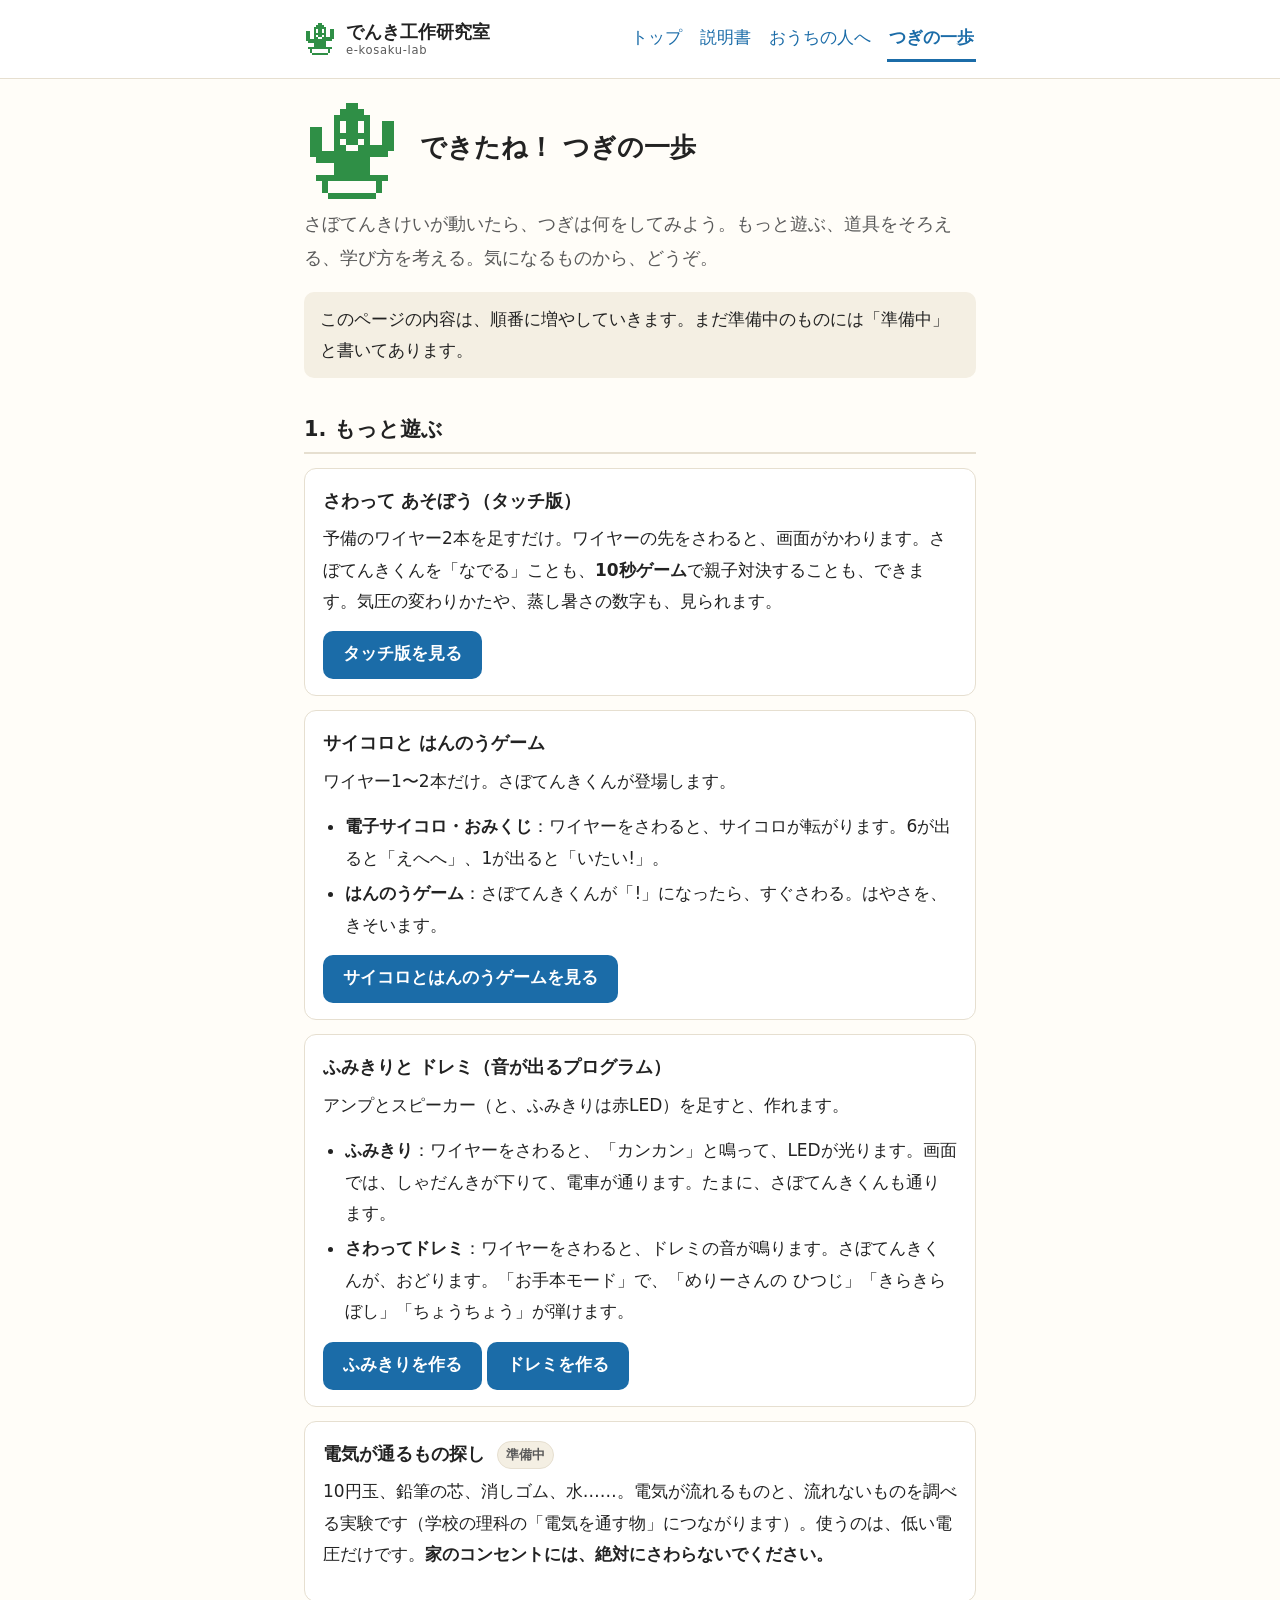
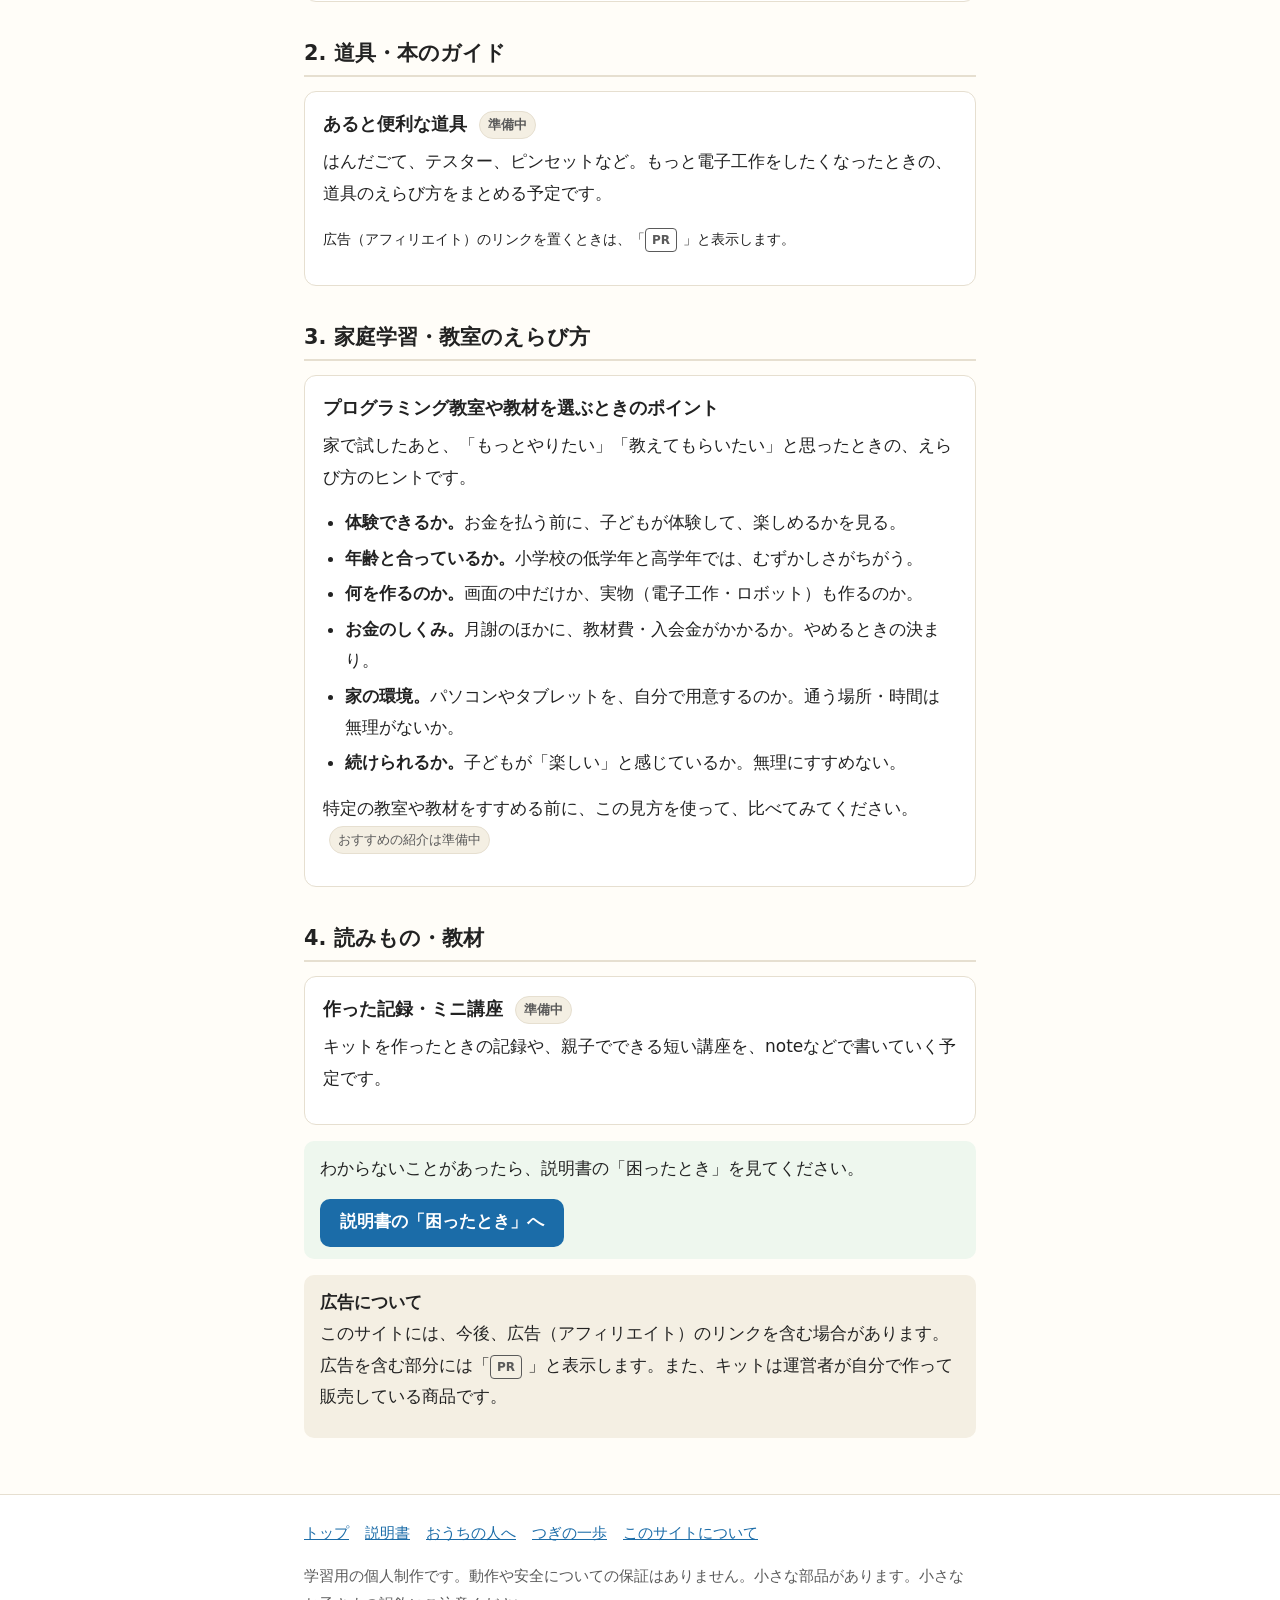
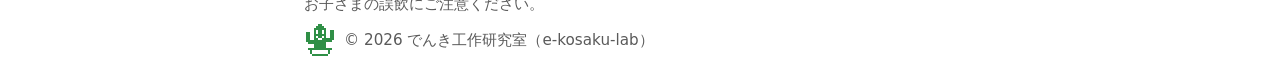
<file: next.html>
<!doctype html>
<html lang="ja">
<head>
<meta charset="utf-8">
<meta name="viewport" content="width=device-width, initial-scale=1">
<title>つぎの一歩｜でんき工作研究室</title>
<meta name="description" content="さぼてんきけいができたあとの、もっと遊ぶアイデア、道具・本のえらび方、家庭学習や教室を選ぶときのポイントをまとめています。">
<link rel="stylesheet" href="style.css">
<link rel="icon" href="favicon.svg" type="image/svg+xml">
</head>
<body>
<a class="skip" href="#main">本文へ</a>
<header class="site">
  <div class="wrap">
    <a class="brand" href="index.html"><canvas class="sabo xs" data-face="kaiteki" aria-hidden="true"></canvas><span class="brand-text">でんき工作研究室<small>e-kosaku-lab</small></span></a>
    <nav class="main" aria-label="メインメニュー">
      <ul>
        <li><a href="index.html">トップ</a></li>
        <li><a href="manual.html">説明書</a></li>
        <li><a href="parents.html">おうちの人へ</a></li>
        <li><a href="next.html" aria-current="page">つぎの一歩</a></li>
      </ul>
    </nav>
  </div>
</header>

<main id="main">
<div class="wrap">

  <div class="hero">
    <canvas class="sabo l" data-face="kaiteki" role="img" aria-label="サボテンのキャラクター、さぼてんきくん"></canvas>
    <h1>できたね！ つぎの一歩</h1>
  </div>
  <p class="lead">さぼてんきけいが動いたら、つぎは何をしてみよう。もっと遊ぶ、道具をそろえる、学び方を考える。気になるものから、どうぞ。</p>

  <div class="note">
    このページの内容は、順番に増やしていきます。まだ準備中のものには「準備中」と書いてあります。
  </div>

  <h2>1. もっと遊ぶ</h2>
  <div class="card">
    <h3>さわって あそぼう（タッチ版）</h3>
    <p>予備のワイヤー2本を足すだけ。ワイヤーの先をさわると、画面がかわります。さぼてんきくんを「なでる」ことも、<strong>10秒ゲーム</strong>で親子対決することも、できます。気圧の変わりかたや、蒸し暑さの数字も、見られます。</p>
    <a class="btn" href="touch.html">タッチ版を見る</a>
  </div>

  <div class="card">
    <h3>サイコロと はんのうゲーム</h3>
    <p>ワイヤー1〜2本だけ。さぼてんきくんが登場します。</p>
    <ul>
      <li><strong>電子サイコロ・おみくじ</strong>：ワイヤーをさわると、サイコロが転がります。6が出ると「えへへ」、1が出ると「いたい!」。</li>
      <li><strong>はんのうゲーム</strong>：さぼてんきくんが「!」になったら、すぐさわる。はやさを、きそいます。</li>
    </ul>
    <a class="btn" href="games.html">サイコロとはんのうゲームを見る</a>
  </div>

  <div class="card">
    <h3>ふみきりと ドレミ（音が出るプログラム）</h3>
    <p>アンプとスピーカー（と、ふみきりは赤LED）を足すと、作れます。</p>
    <ul>
      <li><strong>ふみきり</strong>：ワイヤーをさわると、「カンカン」と鳴って、LEDが光ります。画面では、しゃだんきが下りて、電車が通ります。たまに、さぼてんきくんも通ります。</li>
      <li><strong>さわってドレミ</strong>：ワイヤーをさわると、ドレミの音が鳴ります。さぼてんきくんが、おどります。「お手本モード」で、「めりーさんの ひつじ」「きらきらぼし」「ちょうちょう」が弾けます。</li>
    </ul>
    <a class="btn" href="fumikiri.html">ふみきりを作る</a> <a class="btn" href="doremi.html">ドレミを作る</a>
  </div>

  <div class="card">
    <h3>電気が通るもの探し <span class="tag">準備中</span></h3>
    <p>10円玉、鉛筆の芯、消しゴム、水……。電気が流れるものと、流れないものを調べる実験です（学校の理科の「電気を通す物」につながります）。使うのは、低い電圧だけです。<strong>家のコンセントには、絶対にさわらないでください。</strong></p>
  </div>

  <h2>2. 道具・本のガイド</h2>
  <div class="card">
    <h3>あると便利な道具 <span class="tag">準備中</span></h3>
    <p>はんだごて、テスター、ピンセットなど。もっと電子工作をしたくなったときの、道具のえらび方をまとめる予定です。</p>
    <p><!-- 広告リンクを置くときは、リンクの前に <span class="pr">PR</span> を付ける --><small>広告（アフィリエイト）のリンクを置くときは、「<span class="pr">PR</span>」と表示します。</small></p>
  </div>

  <h2>3. 家庭学習・教室のえらび方</h2>
  <div class="card">
    <h3>プログラミング教室や教材を選ぶときのポイント</h3>
    <p>家で試したあと、「もっとやりたい」「教えてもらいたい」と思ったときの、えらび方のヒントです。</p>
    <ul>
      <li><strong>体験できるか。</strong>お金を払う前に、子どもが体験して、楽しめるかを見る。</li>
      <li><strong>年齢と合っているか。</strong>小学校の低学年と高学年では、むずかしさがちがう。</li>
      <li><strong>何を作るのか。</strong>画面の中だけか、実物（電子工作・ロボット）も作るのか。</li>
      <li><strong>お金のしくみ。</strong>月謝のほかに、教材費・入会金がかかるか。やめるときの決まり。</li>
      <li><strong>家の環境。</strong>パソコンやタブレットを、自分で用意するのか。通う場所・時間は無理がないか。</li>
      <li><strong>続けられるか。</strong>子どもが「楽しい」と感じているか。無理にすすめない。</li>
    </ul>
    <p>特定の教室や教材をすすめる前に、この見方を使って、比べてみてください。<span class="tag">おすすめの紹介は準備中</span></p>
  </div>

  <h2>4. 読みもの・教材</h2>
  <div class="card">
    <h3>作った記録・ミニ講座 <span class="tag">準備中</span></h3>
    <p>キットを作ったときの記録や、親子でできる短い講座を、noteなどで書いていく予定です。</p>
  </div>

  <div class="ok">
    <p>わからないことがあったら、説明書の「困ったとき」を見てください。</p>
    <a class="btn" href="manual.html#trouble">説明書の「困ったとき」へ</a>
  </div>

  <div class="note">
    <strong>広告について</strong>
    <p>このサイトには、今後、広告（アフィリエイト）のリンクを含む場合があります。広告を含む部分には「<span class="pr">PR</span>」と表示します。また、キットは運営者が自分で作って販売している商品です。</p>
  </div>

</div>
</main>

<footer class="site">
  <div class="wrap">
    <ul>
      <li><a href="index.html">トップ</a></li>
      <li><a href="manual.html">説明書</a></li>
      <li><a href="parents.html">おうちの人へ</a></li>
      <li><a href="next.html">つぎの一歩</a></li>
      <li><a href="index.html#about">このサイトについて</a></li>
    </ul>
    <p>学習用の個人制作です。動作や安全についての保証はありません。小さな部品があります。小さなお子さまの誤飲にご注意ください。</p>
    <p class="foot-sabo"><canvas class="sabo xs" data-face="kaiteki" aria-hidden="true"></canvas><span>&copy; 2026 でんき工作研究室（e-kosaku-lab）</span></p>
  </div>
</footer>
<script src="sabo.js"></script>
<script src="lightbox.js" defer></script>
</body>
</html>
</file>
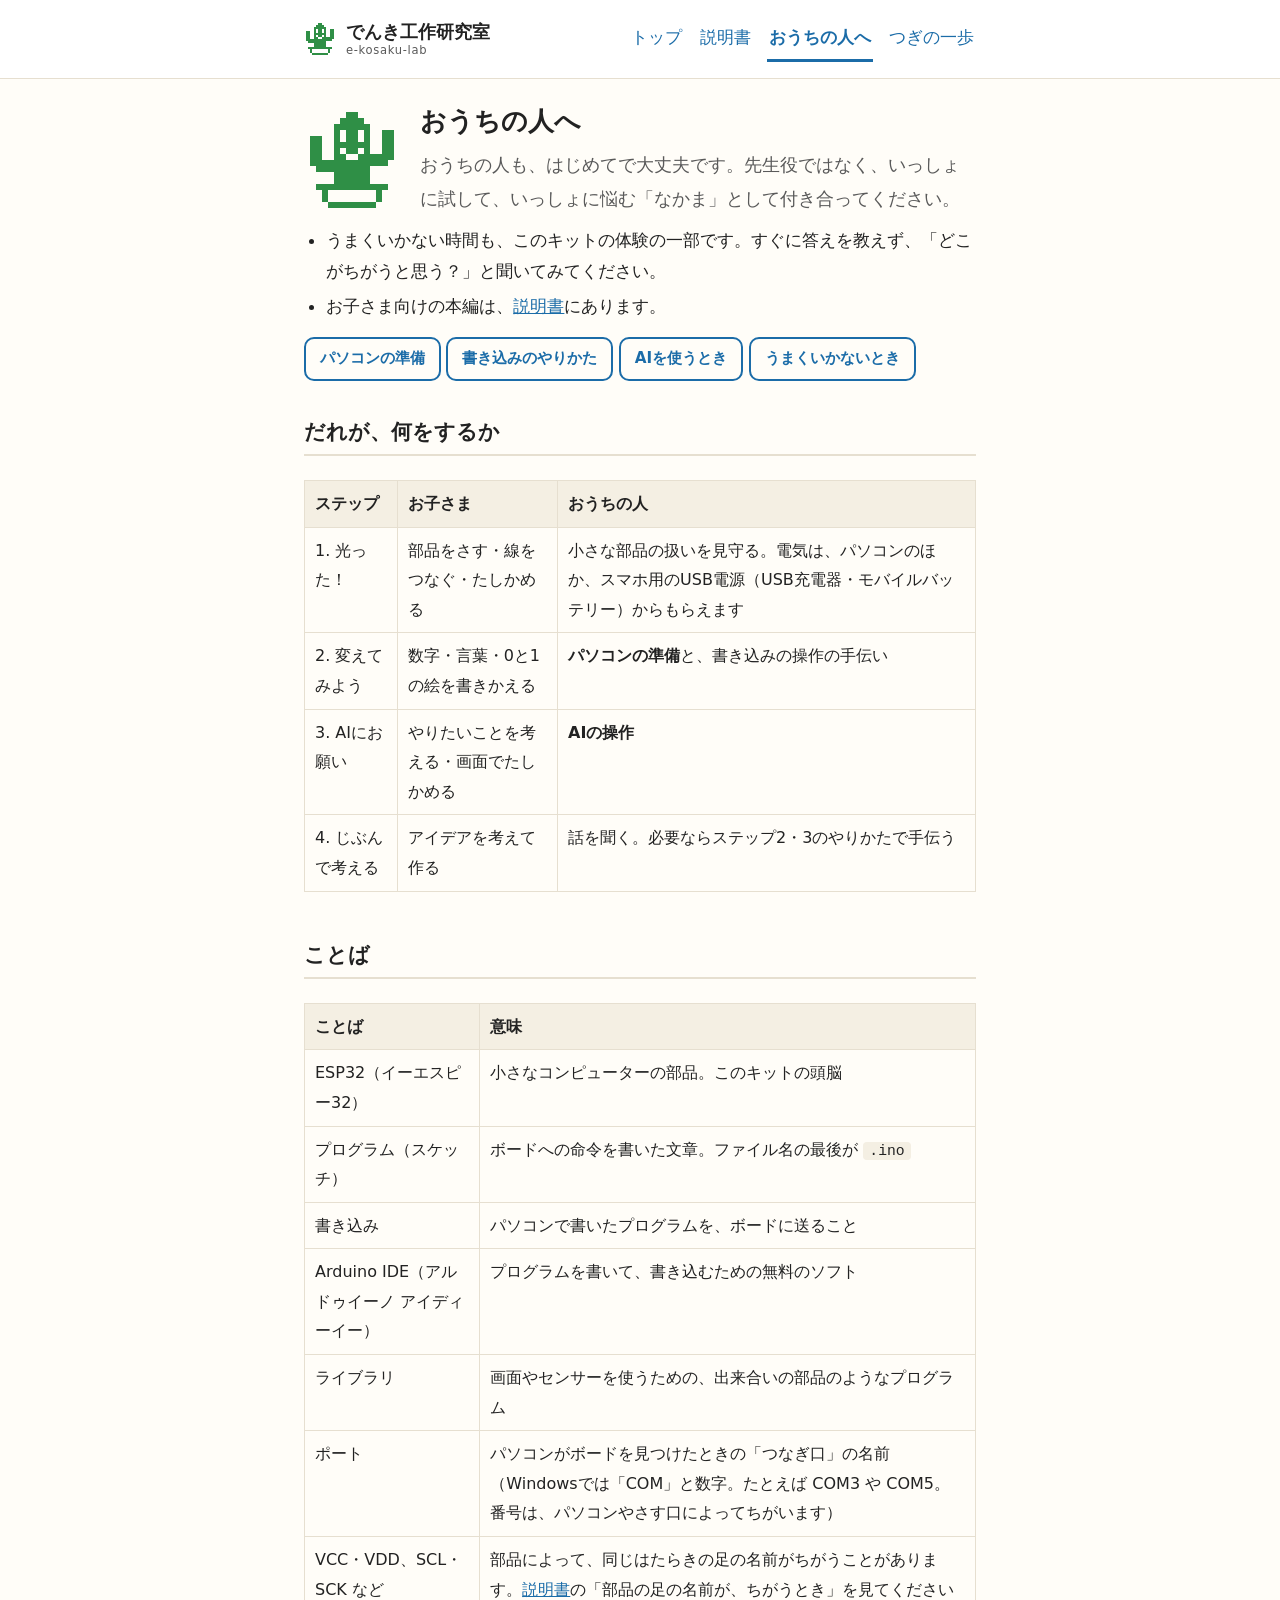
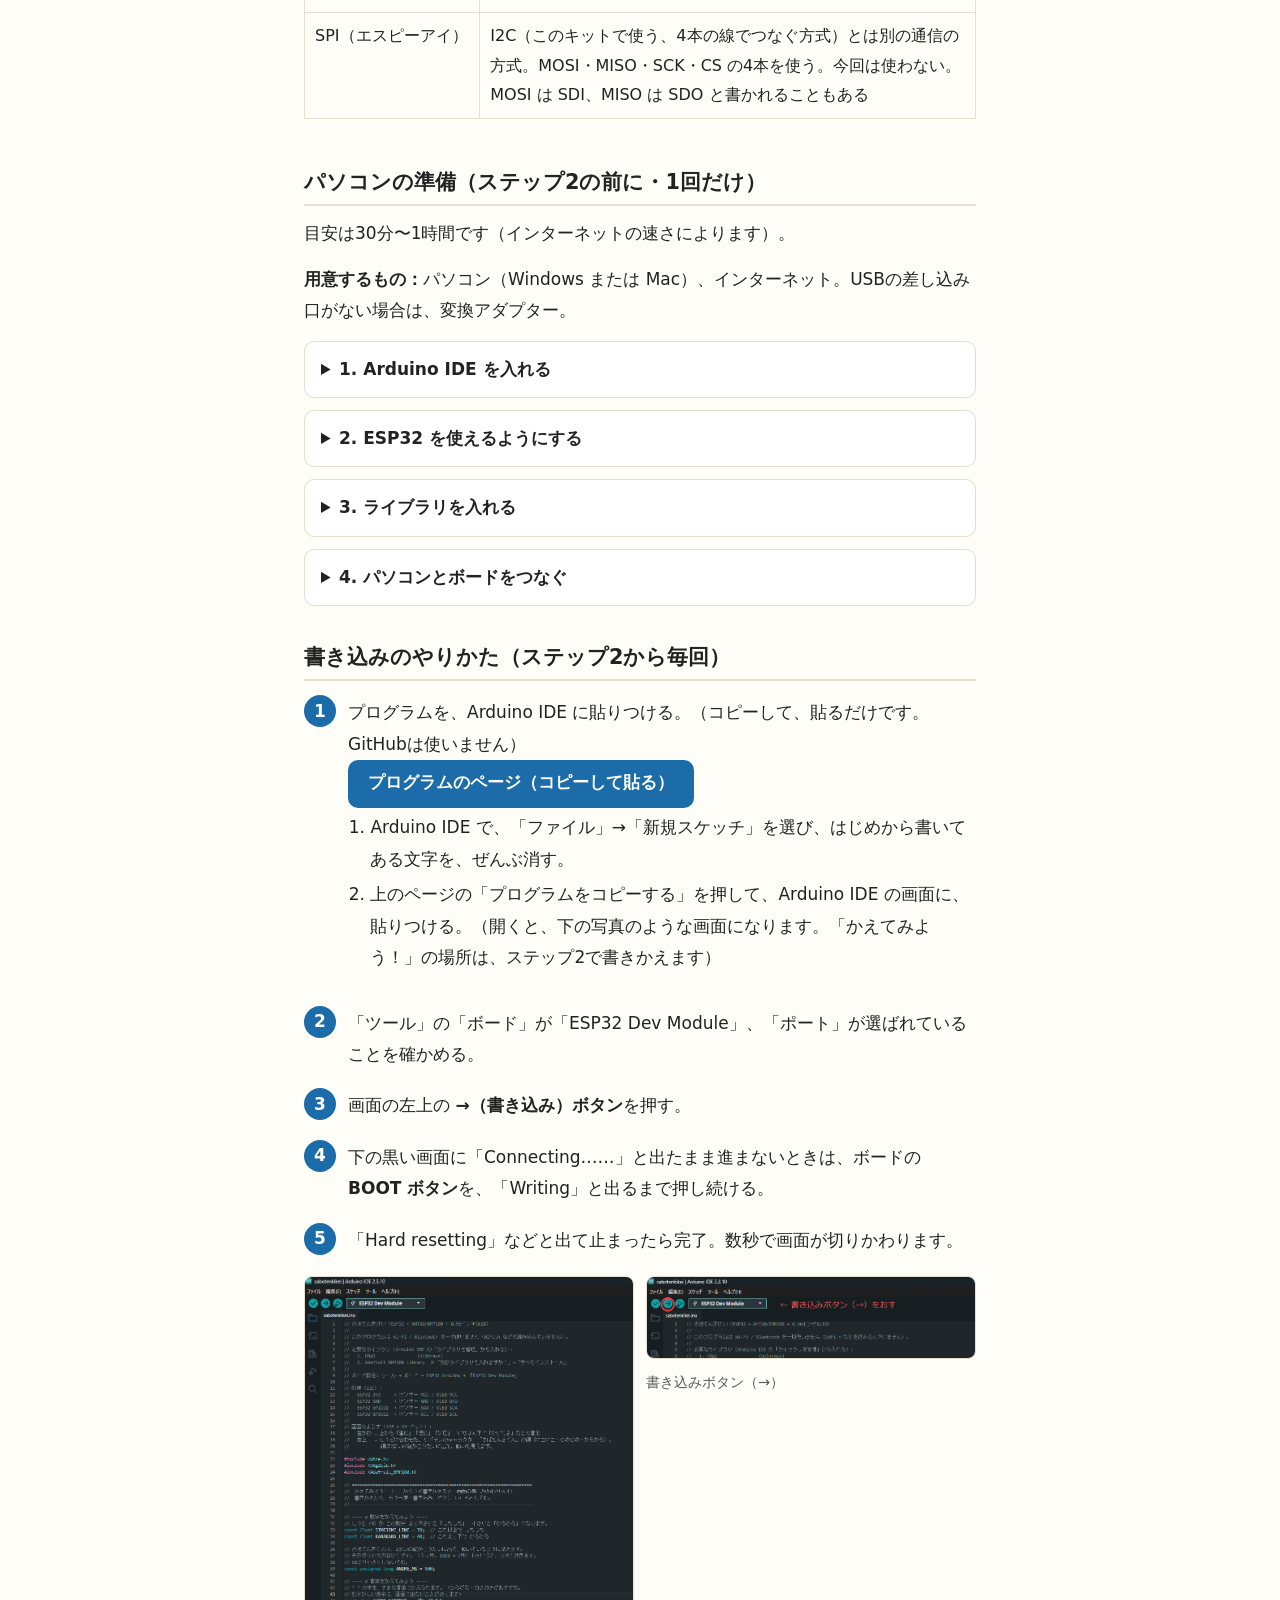
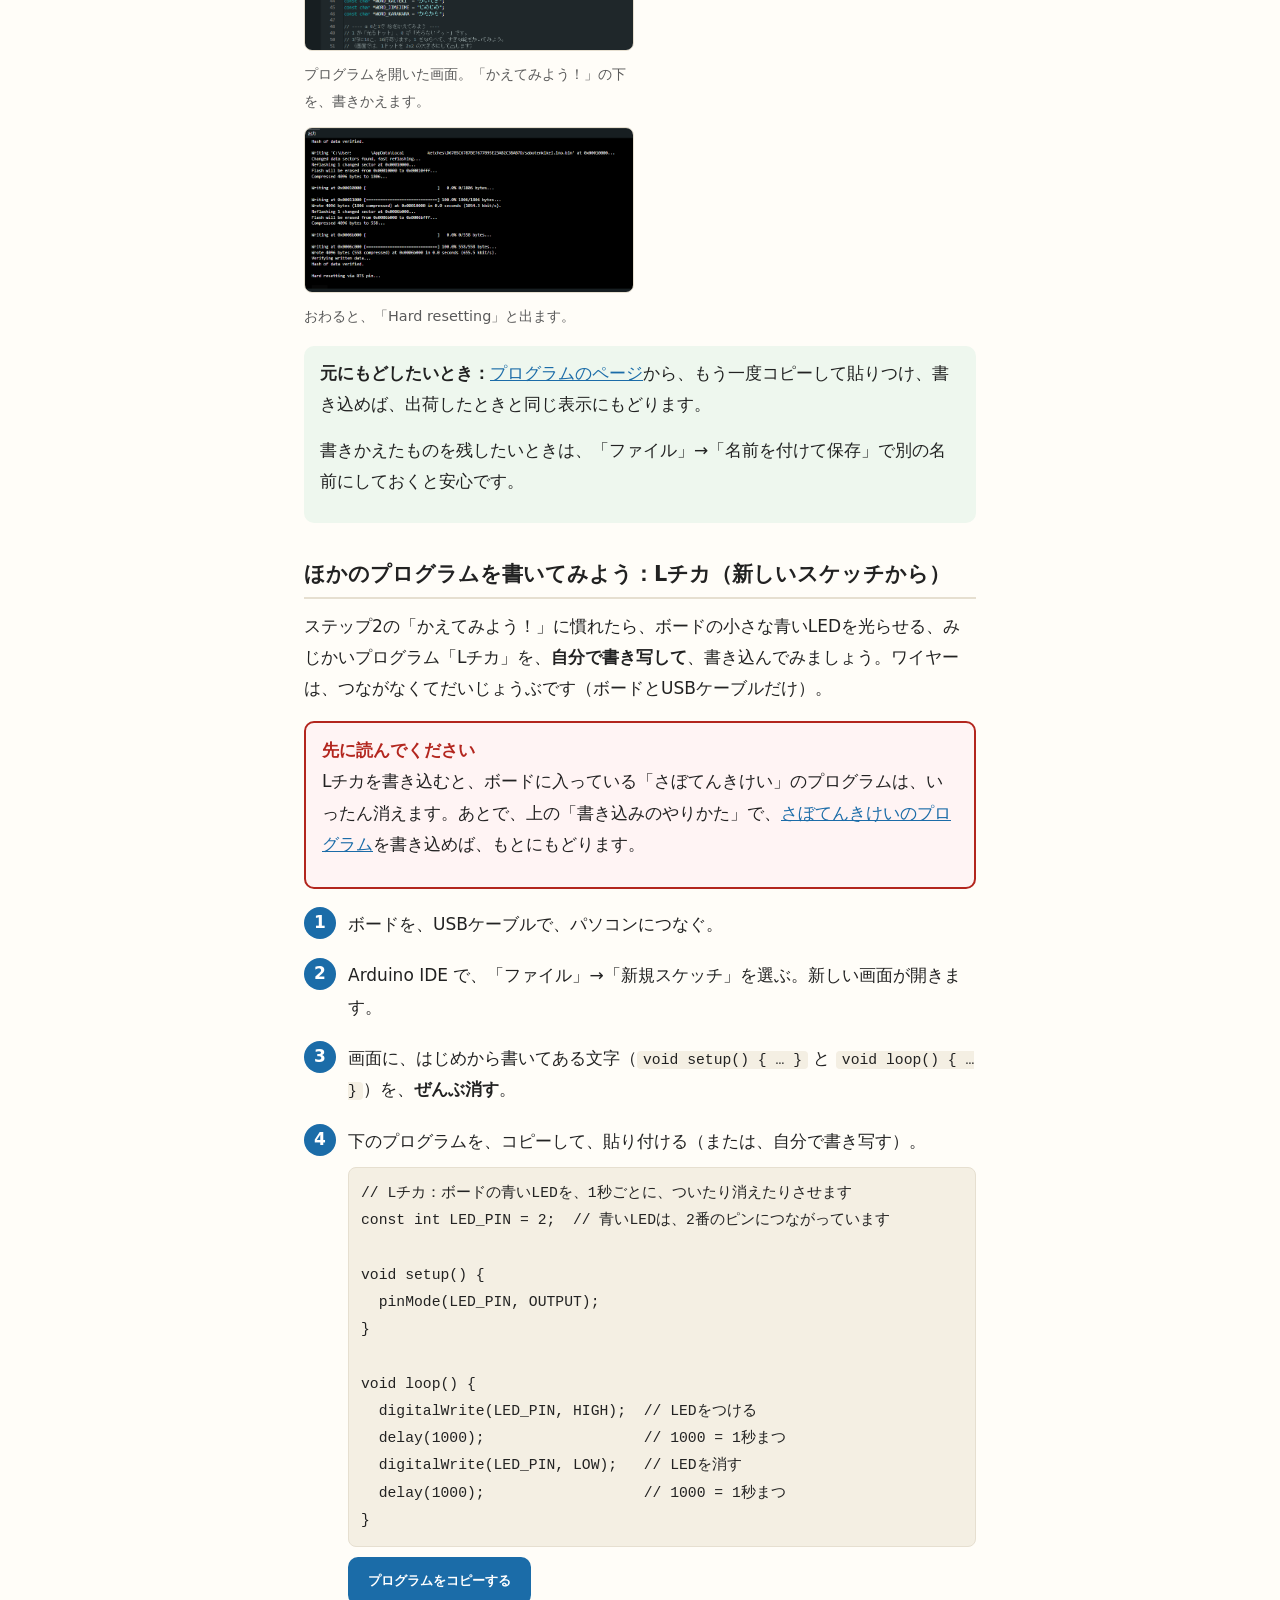
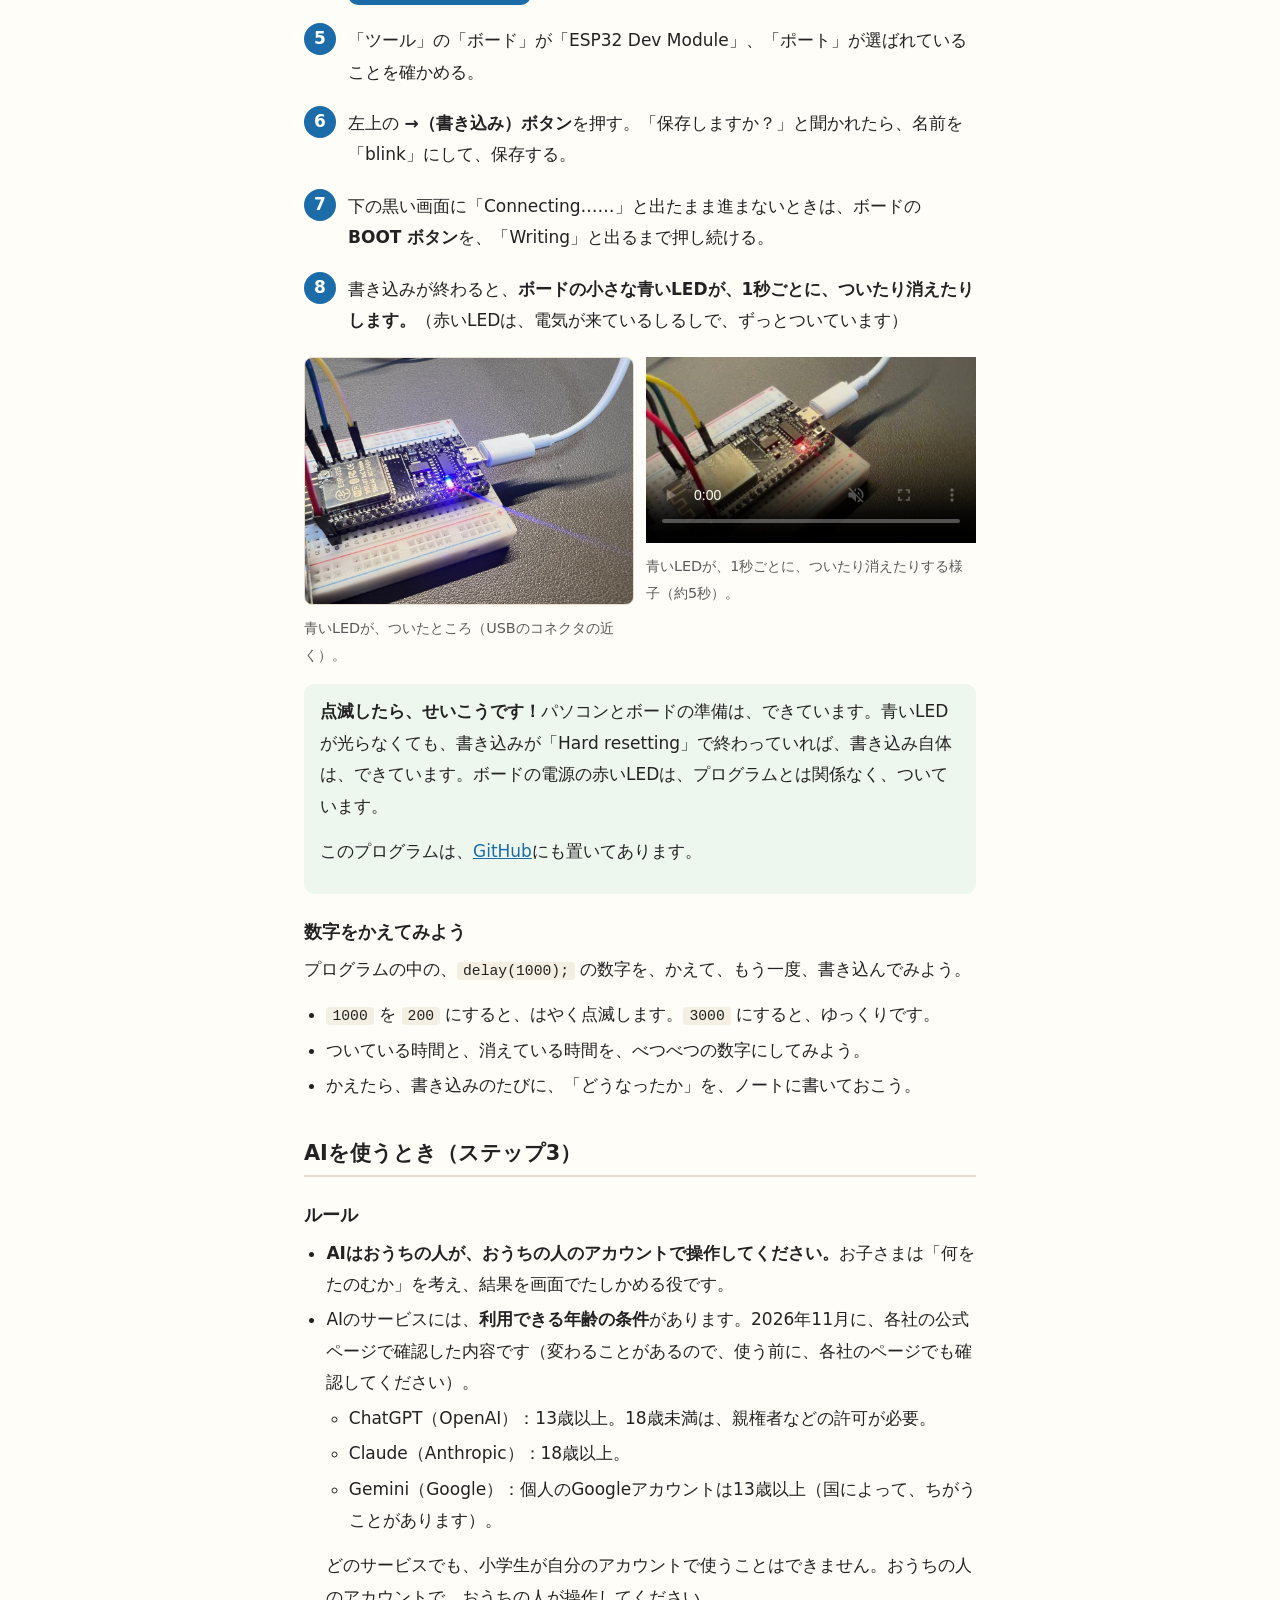
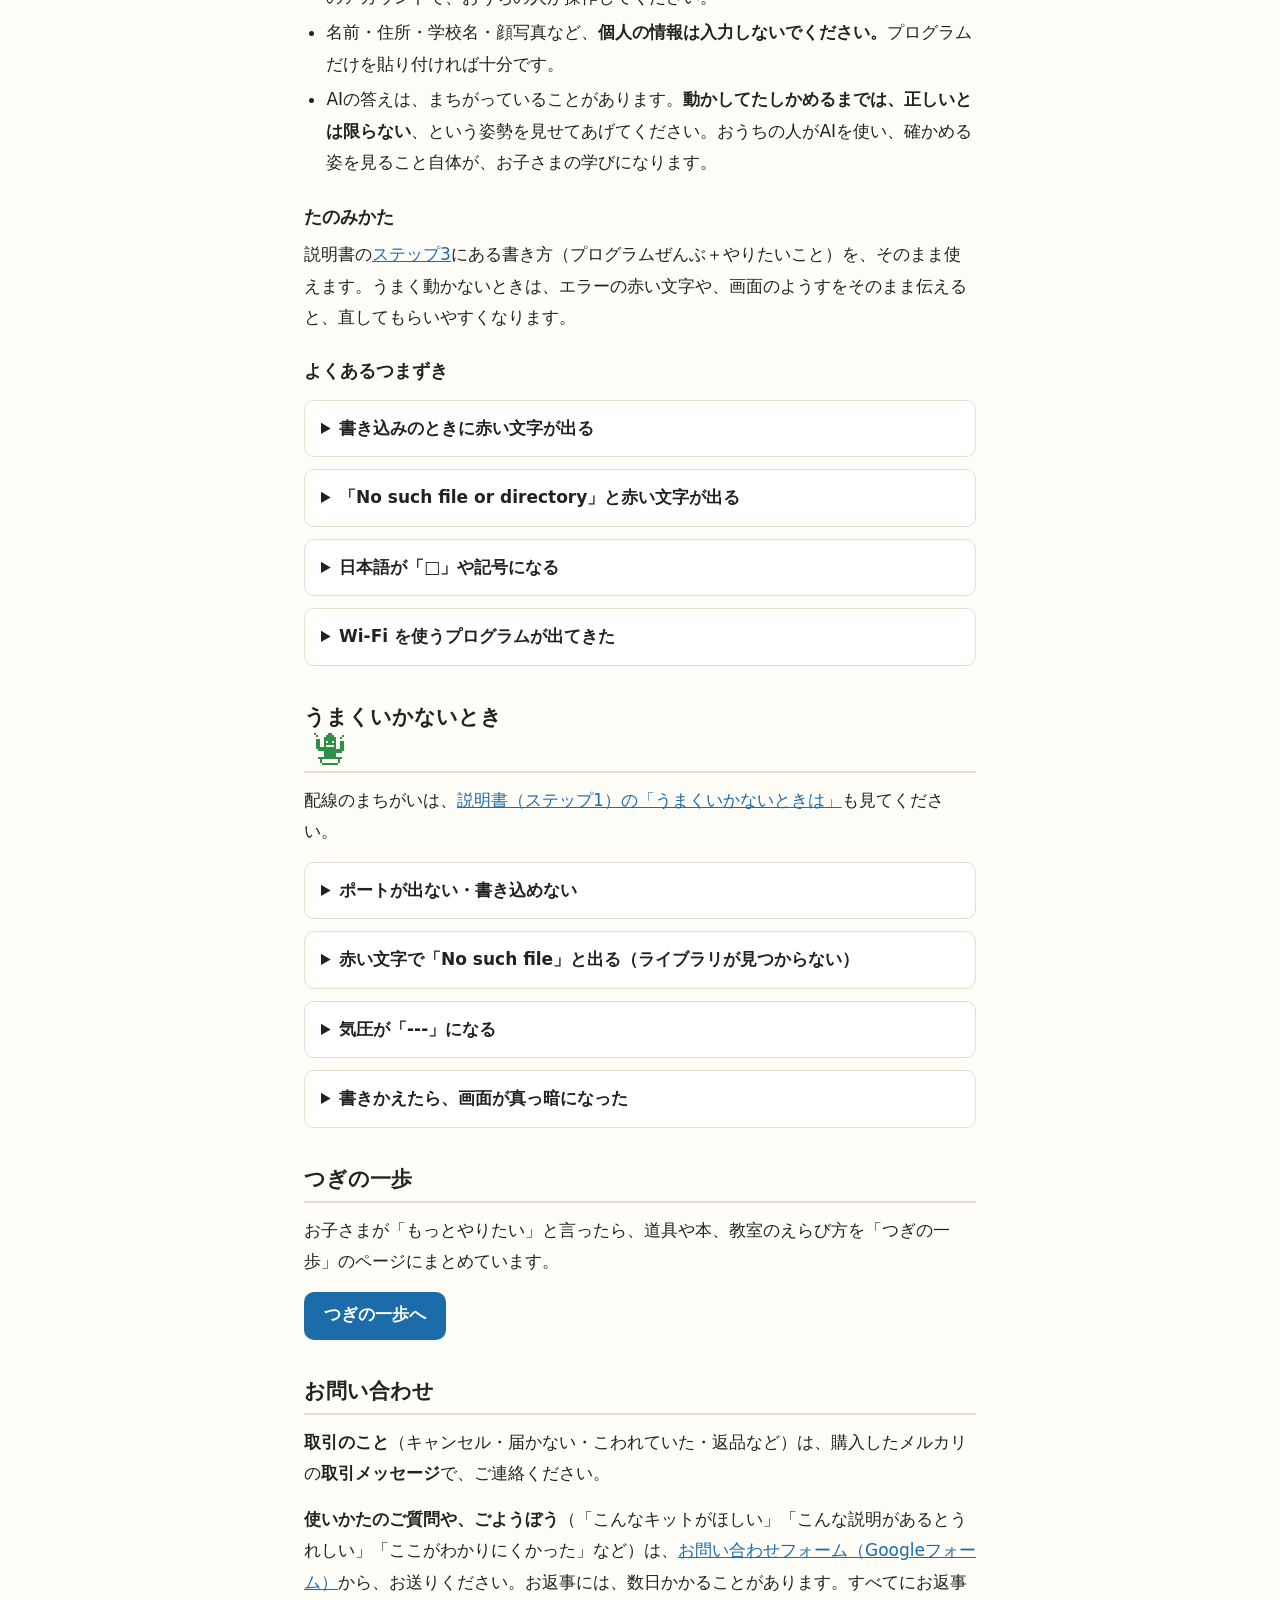
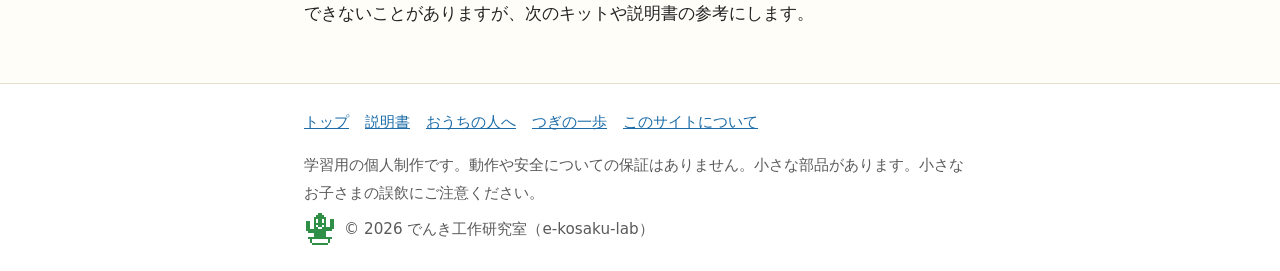
<file: parents.html>
<!doctype html>
<html lang="ja">
<head>
<meta charset="utf-8">
<meta name="viewport" content="width=device-width, initial-scale=1">
<title>おうちの人へ｜でんき工作研究室</title>
<meta name="description" content="さぼてんきけいを親子で進めるための、おうちの人向けのページ。パソコンの準備、書き込みのやりかた、AIを使うときのルール、うまくいかないときの直しかた。">
<link rel="stylesheet" href="style.css">
<link rel="icon" href="favicon.svg" type="image/svg+xml">
</head>
<body>
<a class="skip" href="#main">本文へ</a>
<header class="site">
  <div class="wrap">
    <a class="brand" href="index.html"><canvas class="sabo xs" data-face="kaiteki" aria-hidden="true"></canvas><span class="brand-text">でんき工作研究室<small>e-kosaku-lab</small></span></a>
    <nav class="main" aria-label="メインメニュー">
      <ul>
        <li><a href="index.html">トップ</a></li>
        <li><a href="manual.html">説明書</a></li>
        <li><a href="parents.html" aria-current="page">おうちの人へ</a></li>
        <li><a href="next.html">つぎの一歩</a></li>
      </ul>
    </nav>
  </div>
</header>

<main id="main">
<div class="wrap">

  <div class="hero">
    <canvas class="sabo l" data-face="kaiteki" role="img" aria-label="サボテンのキャラクター、さぼてんきくん"></canvas>
    <div>
      <h1>おうちの人へ</h1>
      <p class="lead">おうちの人も、はじめてで大丈夫です。先生役ではなく、いっしょに試して、いっしょに悩む「なかま」として付き合ってください。</p>
    </div>
  </div>

  <ul>
    <li>うまくいかない時間も、このキットの体験の一部です。すぐに答えを教えず、「どこがちがうと思う？」と聞いてみてください。</li>
    <li>お子さま向けの本編は、<a href="manual.html">説明書</a>にあります。</li>
  </ul>

  <p>
    <a class="btn ghost small" href="#pc">パソコンの準備</a>
    <a class="btn ghost small" href="#write">書き込みのやりかた</a>
    <a class="btn ghost small" href="#ai">AIを使うとき</a>
    <a class="btn ghost small" href="#trouble">うまくいかないとき</a>
  </p>

  <h2>だれが、何をするか</h2>
  <div class="tablewrap">
    <table>
      <thead><tr><th>ステップ</th><th>お子さま</th><th>おうちの人</th></tr></thead>
      <tbody>
        <tr><td>1. 光った！</td><td>部品をさす・線をつなぐ・たしかめる</td><td>小さな部品の扱いを見守る。電気は、パソコンのほか、スマホ用のUSB電源（USB充電器・モバイルバッテリー）からもらえます</td></tr>
        <tr><td>2. 変えてみよう</td><td>数字・言葉・0と1の絵を書きかえる</td><td><strong>パソコンの準備</strong>と、書き込みの操作の手伝い</td></tr>
        <tr><td>3. AIにお願い</td><td>やりたいことを考える・画面でたしかめる</td><td><strong>AIの操作</strong></td></tr>
        <tr><td>4. じぶんで考える</td><td>アイデアを考えて作る</td><td>話を聞く。必要ならステップ2・3のやりかたで手伝う</td></tr>
      </tbody>
    </table>
  </div>

  <h2>ことば</h2>
  <div class="tablewrap">
    <table>
      <thead><tr><th>ことば</th><th>意味</th></tr></thead>
      <tbody>
        <tr><td>ESP32（イーエスピー32）</td><td>小さなコンピューターの部品。このキットの頭脳</td></tr>
        <tr><td>プログラム（スケッチ）</td><td>ボードへの命令を書いた文章。ファイル名の最後が <code>.ino</code></td></tr>
        <tr><td>書き込み</td><td>パソコンで書いたプログラムを、ボードに送ること</td></tr>
        <tr><td>Arduino IDE（アルドゥイーノ アイディーイー）</td><td>プログラムを書いて、書き込むための無料のソフト</td></tr>
        <tr><td>ライブラリ</td><td>画面やセンサーを使うための、出来合いの部品のようなプログラム</td></tr>
        <tr><td>ポート</td><td>パソコンがボードを見つけたときの「つなぎ口」の名前（Windowsでは「COM」と数字。たとえば COM3 や COM5。番号は、パソコンやさす口によってちがいます）</td></tr>
        <tr><td>VCC・VDD、SCL・SCK など</td><td>部品によって、同じはたらきの足の名前がちがうことがあります。<a href="manual.html">説明書</a>の「部品の足の名前が、ちがうとき」を見てください</td></tr>
        <tr><td>SPI（エスピーアイ）</td><td>I2C（このキットで使う、4本の線でつなぐ方式）とは別の通信の方式。MOSI・MISO・SCK・CS の4本を使う。今回は使わない。MOSI は SDI、MISO は SDO と書かれることもある</td></tr>
      </tbody>
    </table>
  </div>

  <h2 id="pc">パソコンの準備（ステップ2の前に・1回だけ）</h2>
  <p>目安は30分〜1時間です（インターネットの速さによります）。</p>
  <p><strong>用意するもの：</strong>パソコン（Windows または Mac）、インターネット。USBの差し込み口がない場合は、変換アダプター。</p>

  <details>
    <summary>1. Arduino IDE を入れる</summary>
    <div>
      <ol class="steps">
        <li><a href="https://www.arduino.cc/en/software" rel="noopener">Arduino の公式サイト</a>を開く。</li>
        <li>「Arduino IDE 2.x」を、お使いのパソコン（Windows / Mac）に合わせて、「DOWNLOAD」からダウンロードする。
          <figure><img src="images/e00-arduino-download.png" alt="Arduino のダウンロードのページ。Arduino IDE 2.3.11 と、パソコンの種類を選ぶ欄、DOWNLOAD のボタンがある。" loading="lazy"><figcaption>ダウンロードのページ（2026年11月の画面。バージョンの数字は、ちがうことがあります）</figcaption></figure></li>
        <li>ダウンロードしたファイル（たとえば <code>arduino-ide_2.3.11_Windows_64bit.exe</code>）をクリックして、画面の案内にしたがって、「はい」や「インストール」を選ぶ。</li>
        <li>起動できたら、次へ進む。</li>
      </ol>
    </div>
  </details>

  <details>
    <summary>2. ESP32 を使えるようにする</summary>
    <div>
      <ol class="steps">
        <li>メニューの「ファイル」→「基本設定」（Macは「Arduino IDE」→「設定」）を開く。</li>
        <li>「追加のボードマネージャのURL」に、次の1行を入れて、OK を押す。
<pre><code>https://espressif.github.io/arduino-esp32/package_esp32_index.json</code></pre>
          <figure><img src="images/e01-prefs.png" alt="Arduino IDE の基本設定の画面。いちばん下の「追加のボードマネージャのURL」に、URLが入っている。" loading="lazy"><figcaption>「基本設定」の画面。いちばん下の「追加のボードマネージャのURL」に、上の1行を入れます。（パソコンのフォルダ名は、黒く隠しています）</figcaption></figure></li>
        <li>左の「ボードマネージャ」（ボードの絵）を開き、「esp32」と検索する。</li>
        <li>「esp32 by Espressif Systems」の「インストール」を押す（少し時間がかかります）。</li>
        <li>メニューの「ツール」→「ボード」→「esp32」→ <strong>「ESP32 Dev Module」</strong> を選ぶ。</li>
      </ol>
      <div class="photos">
        <figure><img src="images/e02-boardmgr.png" alt="ボードマネージャで esp32 を検索した画面。esp32 by Espressif Systems の欄。" loading="lazy"><figcaption>「esp32」と検索して、「esp32 by Espressif Systems」を入れます。</figcaption></figure>
        <figure><img src="images/e04-board.png" alt="ツール、ボード、esp32、の順に開き、ESP32 Dev Module にチェックがついている画面。" loading="lazy"><figcaption>「ツール」→「ボード」→「esp32」→「ESP32 Dev Module」</figcaption></figure>
      </div>
    </div>
  </details>

  <details>
    <summary>3. ライブラリを入れる</summary>
    <div>
      <ol class="steps">
        <li>左の「ライブラリマネージャ」（本の絵）を開く。</li>
        <li>「U8g2」と検索して、<strong>olikraus</strong> さんのものを「インストール」。</li>
        <li>「Adafruit BMP280」と検索して「インストール」。「ほかに必要なライブラリも入れますか？」と聞かれたら、<strong>「すべてインストール」</strong>。</li>
      </ol>
      <div class="photos">
        <figure><img src="images/e03-u8g2.png" alt="ライブラリマネージャで U8g2 を検索した画面。" loading="lazy"><figcaption>U8g2（olikraus）</figcaption></figure>
        <figure><img src="images/e03-bmp280.png" alt="ライブラリマネージャで Adafruit BMP280 を検索した画面。" loading="lazy"><figcaption>Adafruit BMP280 Library</figcaption></figure>
      </div>
    </div>
  </details>

  <details>
    <summary>4. パソコンとボードをつなぐ</summary>
    <div>
      <ol class="steps">
        <li>ボードを、付属の<strong>USBケーブル</strong>で、パソコンにつなぐ。</li>
        <li>「ツール」→「ポート」で、ボードのポートを選ぶ。
          <ul>
            <li>Windows：「COM3」「COM5」など、「COM」と数字の名前（番号は、パソコンによってちがいます）</li>
            <li>Mac：「/dev/cu.usbserial-…」などの名前</li>
          </ul>
        </li>
        <li>ポートが出ないときは、<a href="#trouble">「うまくいかないとき」</a>を見てください。</li>
      </ol>
      <figure><img src="images/e05-port.png" alt="ツール、ポートの順に開き、COM5 にチェックがついている画面。" loading="lazy"><figcaption>「ツール」→「ポート」。この例では「COM5」です（番号は、パソコンによってちがいます）。</figcaption></figure>
    </div>
  </details>

  <h2 id="write">書き込みのやりかた（ステップ2から毎回）</h2>
  <ol class="steps">
    <li>プログラムを、Arduino IDE に貼りつける。（コピーして、貼るだけです。GitHubは使いません）
      <br><a class="btn" href="program.html">プログラムのページ（コピーして貼る）</a>
      <ol>
        <li>Arduino IDE で、「ファイル」→「新規スケッチ」を選び、はじめから書いてある文字を、ぜんぶ消す。</li>
        <li>上のページの「プログラムをコピーする」を押して、Arduino IDE の画面に、貼りつける。（開くと、下の写真のような画面になります。「かえてみよう！」の場所は、ステップ2で書きかえます）</li>
      </ol></li>
    <li>「ツール」の「ボード」が「ESP32 Dev Module」、「ポート」が選ばれていることを確かめる。</li>
    <li>画面の左上の <strong>→（書き込み）ボタン</strong>を押す。</li>
    <li>下の黒い画面に「Connecting……」と出たまま進まないときは、ボードの <strong>BOOT ボタン</strong>を、「Writing」と出るまで押し続ける。</li>
    <li>「Hard resetting」などと出て止まったら完了。数秒で画面が切りかわります。</li>
  </ol>
  <div class="photos">
    <figure><img src="images/e08-program.png" alt="プログラムを開いた Arduino IDE の画面。「かえてみよう！」の説明と、JIMEJIME_LINE などの数字が見える。" loading="lazy"><figcaption>プログラムを開いた画面。「かえてみよう！」の下を、書きかえます。</figcaption></figure>
    <figure><img src="images/e06-upload.png" alt="Arduino IDE の画面の上のぶぶん。左から2つめの書き込みボタン（→）に赤い丸。" loading="lazy"><figcaption>書き込みボタン（→）</figcaption></figure>
    <figure><img src="images/e10-write-ok.png" alt="書き込みが終わったときの黒い画面。Hash of data verified と Hard resetting via RTS pin と出ている。" loading="lazy"><figcaption>おわると、「Hard resetting」と出ます。</figcaption></figure>
  </div>
  <div class="ok">
    <p><strong>元にもどしたいとき：</strong><a href="program.html">プログラムのページ</a>から、もう一度コピーして貼りつけ、書き込めば、出荷したときと同じ表示にもどります。</p>
    <p>書きかえたものを残したいときは、「ファイル」→「名前を付けて保存」で別の名前にしておくと安心です。</p>
  </div>

  <h2 id="blink">ほかのプログラムを書いてみよう：Lチカ（新しいスケッチから）</h2>
  <p>ステップ2の「かえてみよう！」に慣れたら、ボードの小さな青いLEDを光らせる、みじかいプログラム「Lチカ」を、<strong>自分で書き写して</strong>、書き込んでみましょう。ワイヤーは、つながなくてだいじょうぶです（ボードとUSBケーブルだけ）。</p>
  <div class="warn" role="note">
    <strong class="t">先に読んでください</strong>
    <p>Lチカを書き込むと、ボードに入っている「さぼてんきけい」のプログラムは、いったん消えます。あとで、上の「書き込みのやりかた」で、<a href="program.html">さぼてんきけいのプログラム</a>を書き込めば、もとにもどります。</p>
  </div>
  <ol class="steps">
    <li>ボードを、USBケーブルで、パソコンにつなぐ。</li>
    <li>Arduino IDE で、「ファイル」→「新規スケッチ」を選ぶ。新しい画面が開きます。</li>
    <li>画面に、はじめから書いてある文字（<code>void setup() { … }</code> と <code>void loop() { … }</code>）を、<strong>ぜんぶ消す</strong>。</li>
    <li>下のプログラムを、コピーして、貼り付ける（または、自分で書き写す）。
<pre class="copyable"><code id="blink-code">// Lチカ：ボードの青いLEDを、1秒ごとに、ついたり消えたりさせます
const int LED_PIN = 2;  // 青いLEDは、2番のピンにつながっています

void setup() {
  pinMode(LED_PIN, OUTPUT);
}

void loop() {
  digitalWrite(LED_PIN, HIGH);  // LEDをつける
  delay(1000);                  // 1000 = 1秒まつ
  digitalWrite(LED_PIN, LOW);   // LEDを消す
  delay(1000);                  // 1000 = 1秒まつ
}
</code></pre>
      <button type="button" class="btn copy-btn" data-copy="blink-code">プログラムをコピーする</button></li>
    <li>「ツール」の「ボード」が「ESP32 Dev Module」、「ポート」が選ばれていることを確かめる。</li>
    <li>左上の <strong>→（書き込み）ボタン</strong>を押す。「保存しますか？」と聞かれたら、名前を「blink」にして、保存する。</li>
    <li>下の黒い画面に「Connecting……」と出たまま進まないときは、ボードの <strong>BOOT ボタン</strong>を、「Writing」と出るまで押し続ける。</li>
    <li>書き込みが終わると、<strong>ボードの小さな青いLEDが、1秒ごとに、ついたり消えたりします。</strong>（赤いLEDは、電気が来ているしるしで、ずっとついています）</li>
  </ol>
  <div class="photos">
    <figure><img src="images/blink-photo.jpg" alt="書き込みのあと、ボードの青いLEDがついている写真。USBの近くで、青く光っている。" loading="lazy"><figcaption>青いLEDが、ついたところ（USBのコネクタの近く）。</figcaption></figure>
    <figure><video controls loop muted playsinline preload="metadata" poster="images/blink-video-poster.jpg" width="720" height="405" style="max-width:100%;height:auto"><source src="videos/blink.mp4" type="video/mp4">動画が見られないときは、<a href="videos/blink.mp4">こちら</a>から開いてください。</video><figcaption>青いLEDが、1秒ごとに、ついたり消えたりする様子（約5秒）。</figcaption></figure>
  </div>
  <div class="ok">
    <p><strong>点滅したら、せいこうです！</strong>パソコンとボードの準備は、できています。青いLEDが光らなくても、書き込みが「Hard resetting」で終わっていれば、書き込み自体は、できています。ボードの電源の赤いLEDは、プログラムとは関係なく、ついています。</p>
    <p>このプログラムは、<a href="https://github.com/e-kosaku-lab/sabotenkikei/blob/main/sketches/blink/blink.ino" rel="noopener">GitHub</a>にも置いてあります。</p>
  </div>
  <h3>数字をかえてみよう</h3>
  <p>プログラムの中の、<code>delay(1000);</code> の数字を、かえて、もう一度、書き込んでみよう。</p>
  <ul>
    <li><code>1000</code> を <code>200</code> にすると、はやく点滅します。<code>3000</code> にすると、ゆっくりです。</li>
    <li>ついている時間と、消えている時間を、べつべつの数字にしてみよう。</li>
    <li>かえたら、書き込みのたびに、「どうなったか」を、ノートに書いておこう。</li>
  </ul>

  <h2 id="ai">AIを使うとき（ステップ3）</h2>
  <h3>ルール</h3>
  <ul>
    <li><strong>AIはおうちの人が、おうちの人のアカウントで操作してください。</strong>お子さまは「何をたのむか」を考え、結果を画面でたしかめる役です。</li>
    <li>AIのサービスには、<strong>利用できる年齢の条件</strong>があります。2026年11月に、各社の公式ページで確認した内容です（変わることがあるので、使う前に、各社のページでも確認してください）。
      <ul>
        <li>ChatGPT（OpenAI）：13歳以上。18歳未満は、親権者などの許可が必要。</li>
        <li>Claude（Anthropic）：18歳以上。</li>
        <li>Gemini（Google）：個人のGoogleアカウントは13歳以上（国によって、ちがうことがあります）。</li>
      </ul>
      どのサービスでも、小学生が自分のアカウントで使うことはできません。おうちの人のアカウントで、おうちの人が操作してください。</li>
    <li>名前・住所・学校名・顔写真など、<strong>個人の情報は入力しないでください。</strong>プログラムだけを貼り付ければ十分です。</li>
    <li>AIの答えは、まちがっていることがあります。<strong>動かしてたしかめるまでは、正しいとは限らない</strong>、という姿勢を見せてあげてください。おうちの人がAIを使い、確かめる姿を見ること自体が、お子さまの学びになります。</li>
  </ul>

  <h3>たのみかた</h3>
  <p>説明書の<a href="manual.html#step3">ステップ3</a>にある書き方（プログラムぜんぶ＋やりたいこと）を、そのまま使えます。うまく動かないときは、エラーの赤い文字や、画面のようすをそのまま伝えると、直してもらいやすくなります。</p>

  <h3>よくあるつまずき</h3>
  <details>
    <summary>書き込みのときに赤い文字が出る</summary>
    <div><p>AIの答えの一部だけを貼った、または説明の文章まで貼った可能性があります。プログラムの部分だけを、全部入れかえてください。</p></div>
  </details>
  <details>
    <summary>「No such file or directory」と赤い文字が出る</summary>
    <div>
      <p>ライブラリが入っていません。「パソコンの準備」の「3. ライブラリを入れる」で、U8g2 と Adafruit BMP280 を入れて、もう一度、書き込んでください。</p>
      <figure><img src="images/e09-error.png" alt="書き込みのときに出た赤いエラー。U8g2lib.h: No such file or directory と出ている。（パソコンのユーザー名は、黒く隠しています）" loading="lazy"><figcaption>エラーの例（U8g2 が入っていないとき）。ユーザー名の部分は隠しています。</figcaption></figure>
    </div>
  </details>
  <details>
    <summary>日本語が「□」や記号になる</summary>
    <div><p>その字が、画面の文字の一覧（フォント）に入っていません。ひらがな・カタカナにするか、AIに「U8g2の u8g2_font_b12_t_japanese2 に入っている字だけで」と伝えてください。</p></div>
  </details>
  <details>
    <summary>Wi-Fi を使うプログラムが出てきた</summary>
    <div>
      <div class="warn" role="note">
        <p>技適マークのないボードなので、<strong>書き込まないでください。</strong>「Wi-Fi・Bluetoothを使わずに」と付け加えて、たのみなおしてください。</p>
      </div>
    </div>
  </details>

  <h2 id="trouble">うまくいかないとき<canvas class="sabo xs" data-face="jimejime" aria-hidden="true"></canvas></h2>
  <p>配線のまちがいは、<a href="manual.html#trouble">説明書（ステップ1）の「うまくいかないときは」</a>も見てください。</p>

  <details>
    <summary>ポートが出ない・書き込めない</summary>
    <div>
      <ol>
        <li><strong>USBケーブルが「充電だけ」のものではないか。</strong>付属のケーブルは通信できますが、ほかのケーブルに替えたときは、通信できるケーブルか確かめる。</li>
        <li>ボードに明かりがつくか。つかないときは、USBのさしこみをやりなおす。</li>
        <li>別のUSBの差し込み口で試す。</li>
        <li>ドライバー（パソコンがボードを見つけるためのソフト）を入れる。このキットのボードは、「CH340C」というUSBのチップを使っています。多くのパソコンでは、自動で使えますが、ポートが出ないときは、ドライバーを入れます。
          <br><a href="https://www.wch-ic.com/downloads/CH341SER_EXE.html" rel="noopener">Windows用のドライバー（CH340／WCH）</a>
          <br><a href="https://www.wch-ic.com/downloads/CH341SER_MAC_ZIP.html" rel="noopener">Mac用のドライバー（CH340／WCH）</a>
          <br>入れたあと、パソコンを再起動する。</li>
        <li>書き込み中に「Connecting……」で止まったら、BOOTボタンを押しながら、もう一度書き込む。</li>
      </ol>
    </div>
  </details>

  <details>
    <summary>赤い文字で「No such file」と出る（ライブラリが見つからない）</summary>
    <div><p><a href="#pc">パソコンの準備</a>の「3. ライブラリを入れる」の、<strong>U8g2</strong> と <strong>Adafruit BMP280</strong> が入っているか、確かめてください。</p></div>
  </details>

  <details>
    <summary>気圧が「---」になる</summary>
    <div><p>気圧センサーのアドレス（0x76 / 0x77）は、プログラム側で両方試しています。それでも出ない場合は、配線かセンサーの不良の可能性が高いです。線を差しなおしても直らなければ、ご連絡ください。</p></div>
  </details>

  <details>
    <summary>書きかえたら、画面が真っ暗になった</summary>
    <div><p>プログラムの書きかえで、どこかが動かなくなっている可能性があります。<a href="#write">「元にもどしたいとき」</a>の方法で、出荷時のプログラムを書き込んでください。部品はこわれていません。</p></div>
  </details>

  <h2>つぎの一歩</h2>
  <p>お子さまが「もっとやりたい」と言ったら、道具や本、教室のえらび方を「つぎの一歩」のページにまとめています。</p>
  <p><a class="btn" href="next.html">つぎの一歩へ</a></p>

  <h2>お問い合わせ</h2>
  <p><strong>取引のこと</strong>（キャンセル・届かない・こわれていた・返品など）は、購入したメルカリの<strong>取引メッセージ</strong>で、ご連絡ください。</p>
  <p><strong>使いかたのご質問や、ごようぼう</strong>（「こんなキットがほしい」「こんな説明があるとうれしい」「ここがわかりにくかった」など）は、<a href="https://docs.google.com/forms/d/e/1FAIpQLSc39AIeyI7oMJ9VZCnJQgaJmFzdg29E1F64umHbpRTYRCRmow/viewform" target="_blank" rel="noopener">お問い合わせフォーム（Googleフォーム）</a>から、お送りください。お返事には、数日かかることがあります。すべてにお返事できないことがありますが、次のキットや説明書の参考にします。</p>

</div>
</main>

<footer class="site">
  <div class="wrap">
    <ul>
      <li><a href="index.html">トップ</a></li>
      <li><a href="manual.html">説明書</a></li>
      <li><a href="parents.html">おうちの人へ</a></li>
      <li><a href="next.html">つぎの一歩</a></li>
      <li><a href="index.html#about">このサイトについて</a></li>
    </ul>
    <p>学習用の個人制作です。動作や安全についての保証はありません。小さな部品があります。小さなお子さまの誤飲にご注意ください。</p>
    <p class="foot-sabo"><canvas class="sabo xs" data-face="kaiteki" aria-hidden="true"></canvas><span>&copy; 2026 でんき工作研究室（e-kosaku-lab）</span></p>
  </div>
</footer>
<script src="sabo.js"></script>
<script src="lightbox.js" defer></script>
<script>
document.addEventListener('click',function(e){
  var b=e.target.closest('.copy-btn'); if(!b) return;
  var el=document.getElementById(b.getAttribute('data-copy')); if(!el) return;
  var t=el.textContent, o=b.getAttribute('data-label')||b.textContent; b.setAttribute('data-label',o);
  function done(m){ b.textContent=m; setTimeout(function(){ b.textContent=o; },3000); }
  function pick(){ var r=document.createRange(); r.selectNodeContents(el); var s=getSelection(); s.removeAllRanges(); s.addRange(r); done('文字を選びました。Ctrl+C（Macは⌘+C）でコピーしてください'); }
  if(navigator.clipboard && navigator.clipboard.writeText){ navigator.clipboard.writeText(t).then(function(){ done('コピーしました'); }, pick); } else { pick(); }
});
</script>
</body>
</html>
</file>
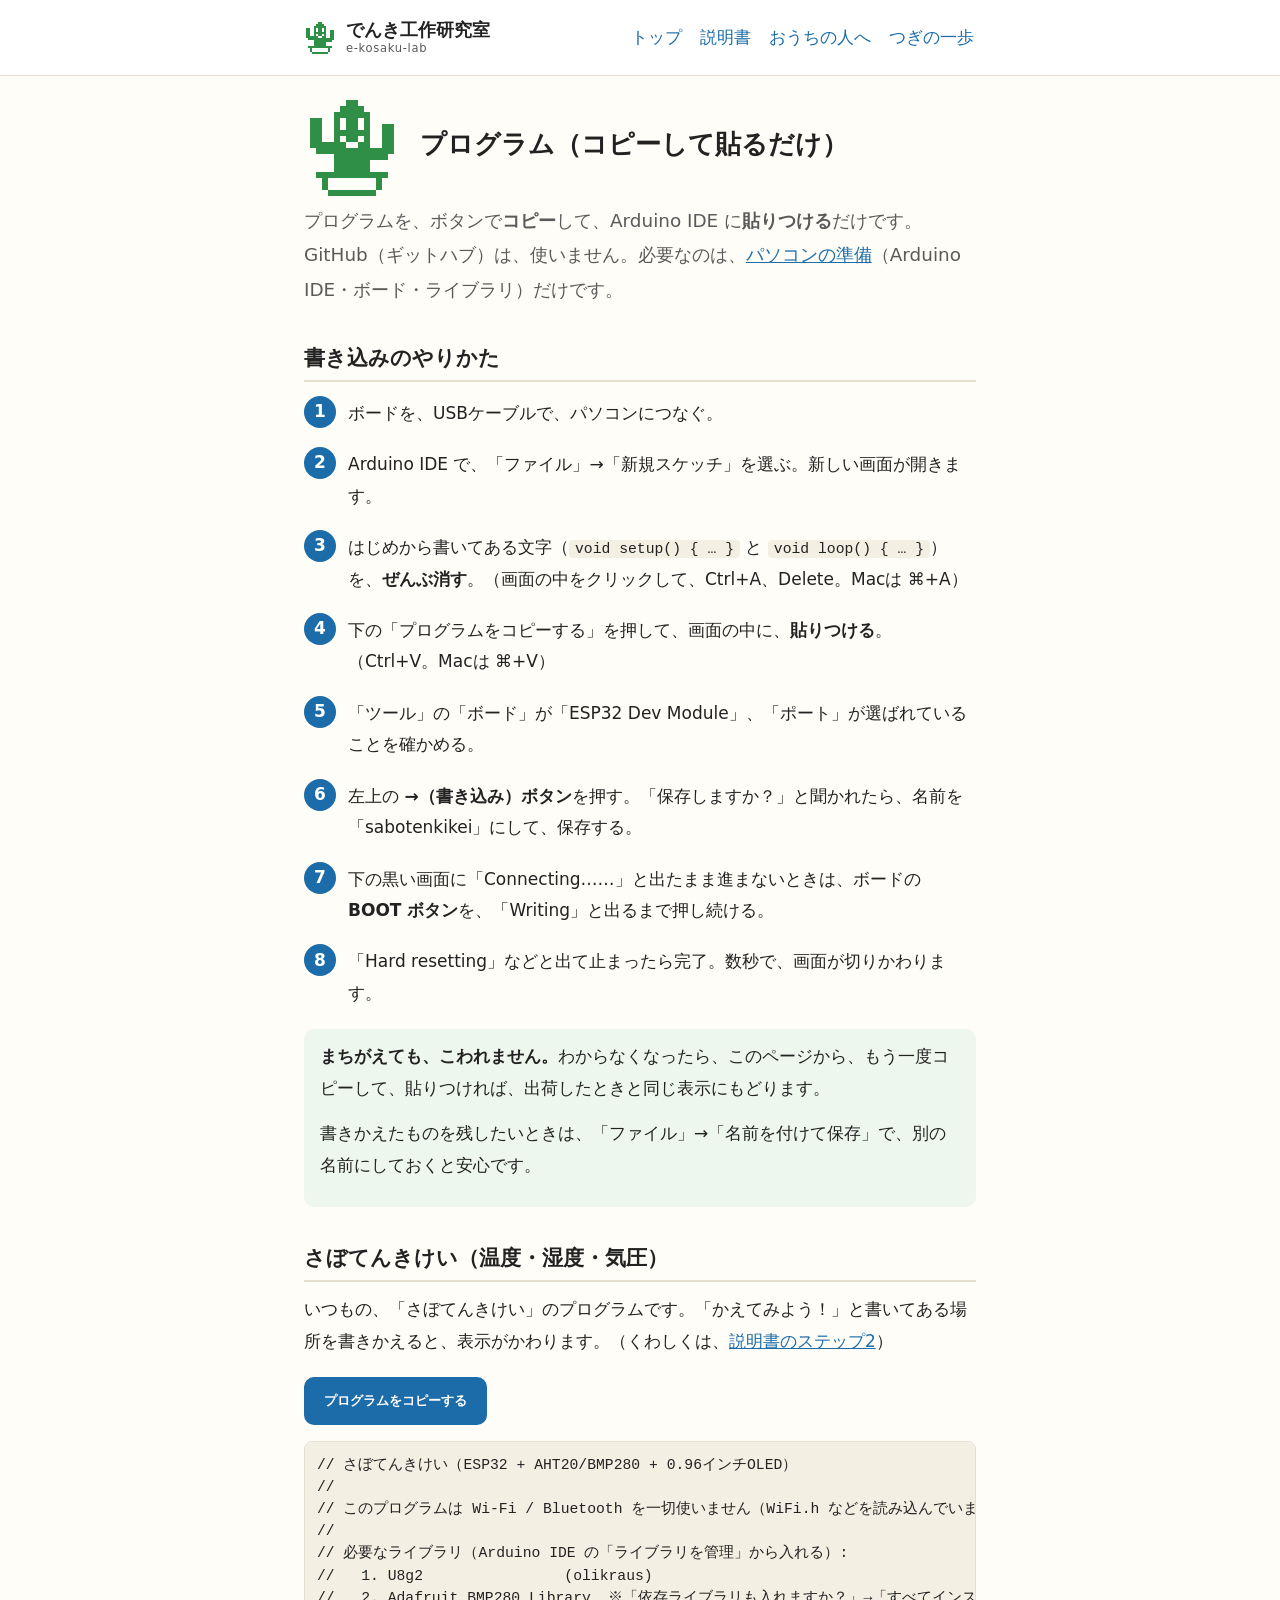
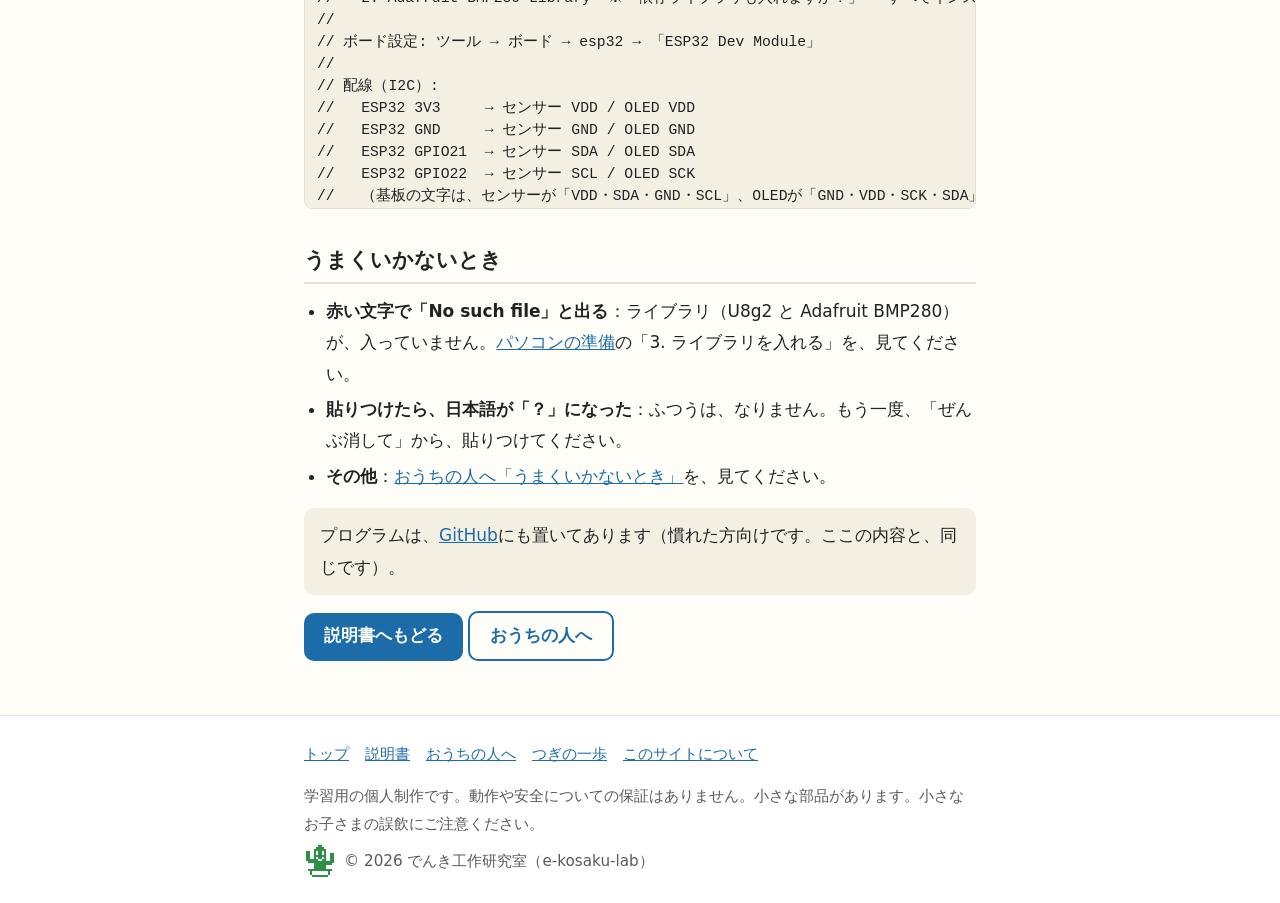
<file: program.html>
<!doctype html>
<html lang="ja">
<head>
<meta charset="utf-8">
<meta name="viewport" content="width=device-width, initial-scale=1">
<title>プログラム（コピーして貼るだけ）｜でんき工作研究室</title>
<meta name="description" content="さぼてんきけいのプログラムです。ボタンでコピーして、Arduino IDE に貼りつけるだけ。GitHubは使いません。">
<link rel="stylesheet" href="style.css">
<link rel="icon" href="favicon.svg" type="image/svg+xml">
<style>
pre.code{max-height:28em;overflow:auto;font-size:.82rem;line-height:1.5;white-space:pre}
.copybar{position:sticky;top:0;z-index:2;background:var(--bg,#fff);padding:6px 0}
</style>
</head>
<body>
<a class="skip" href="#main">本文へ</a>
<header class="site">
  <div class="wrap">
    <a class="brand" href="index.html"><canvas class="sabo xs" data-face="kaiteki" aria-hidden="true"></canvas><span class="brand-text">でんき工作研究室<small>e-kosaku-lab</small></span></a>
    <nav class="main" aria-label="メインメニュー">
      <ul>
        <li><a href="index.html">トップ</a></li>
        <li><a href="manual.html">説明書</a></li>
        <li><a href="parents.html">おうちの人へ</a></li>
        <li><a href="next.html">つぎの一歩</a></li>
      </ul>
    </nav>
  </div>
</header>

<main id="main">
<div class="wrap">

  <div class="hero">
    <canvas class="sabo l" data-face="kaiteki" role="img" aria-label="サボテンのキャラクター、さぼてんきくん"></canvas>
    <h1>プログラム（コピーして貼るだけ）</h1>
  </div>
  <p class="lead">プログラムを、ボタンで<strong>コピー</strong>して、Arduino IDE に<strong>貼りつける</strong>だけです。GitHub（ギットハブ）は、使いません。必要なのは、<a href="parents.html#pc">パソコンの準備</a>（Arduino IDE・ボード・ライブラリ）だけです。</p>

  <h2 id="steps">書き込みのやりかた</h2>
  <ol class="steps">
    <li>ボードを、USBケーブルで、パソコンにつなぐ。</li>
    <li>Arduino IDE で、「ファイル」→「新規スケッチ」を選ぶ。新しい画面が開きます。</li>
    <li>はじめから書いてある文字（<code>void setup() { … }</code> と <code>void loop() { … }</code>）を、<strong>ぜんぶ消す</strong>。（画面の中をクリックして、Ctrl+A、Delete。Macは ⌘+A）</li>
    <li>下の「プログラムをコピーする」を押して、画面の中に、<strong>貼りつける</strong>。（Ctrl+V。Macは ⌘+V）</li>
    <li>「ツール」の「ボード」が「ESP32 Dev Module」、「ポート」が選ばれていることを確かめる。</li>
    <li>左上の <strong>→（書き込み）ボタン</strong>を押す。「保存しますか？」と聞かれたら、名前を「sabotenkikei」にして、保存する。</li>
    <li>下の黒い画面に「Connecting……」と出たまま進まないときは、ボードの <strong>BOOT ボタン</strong>を、「Writing」と出るまで押し続ける。</li>
    <li>「Hard resetting」などと出て止まったら完了。数秒で、画面が切りかわります。</li>
  </ol>
  <div class="ok">
    <p><strong>まちがえても、こわれません。</strong>わからなくなったら、このページから、もう一度コピーして、貼りつければ、出荷したときと同じ表示にもどります。</p>
    <p>書きかえたものを残したいときは、「ファイル」→「名前を付けて保存」で、別の名前にしておくと安心です。</p>
  </div>

  <h2 id="main-code">さぼてんきけい（温度・湿度・気圧）</h2>
  <p>いつもの、「さぼてんきけい」のプログラムです。「かえてみよう！」と書いてある場所を書きかえると、表示がかわります。（くわしくは、<a href="manual.html#step2">説明書のステップ2</a>）</p>
  <div class="copybar"><button type="button" class="btn copy-btn" data-copy="code-main">プログラムをコピーする</button></div>
<pre class="code"><code id="code-main">// さぼてんきけい（ESP32 + AHT20/BMP280 + 0.96インチOLED）
//
// このプログラムは Wi-Fi / Bluetooth を一切使いません（WiFi.h などを読み込んでいません）。
//
// 必要なライブラリ（Arduino IDE の「ライブラリを管理」から入れる）:
//   1. U8g2                (olikraus)
//   2. Adafruit BMP280 Library  ※「依存ライブラリも入れますか？」→「すべてインストール」
//
// ボード設定: ツール → ボード → esp32 → 「ESP32 Dev Module」
//
// 配線（I2C）:
//   ESP32 3V3     → センサー VDD / OLED VDD
//   ESP32 GND     → センサー GND / OLED GND
//   ESP32 GPIO21  → センサー SDA / OLED SDA
//   ESP32 GPIO22  → センサー SCL / OLED SCK
//   （基板の文字は、センサーが「VDD・SDA・GND・SCL」、OLEDが「GND・VDD・SCK・SDA」）
//
// 画面のようす（128 x 64 ドット）:
//   左がわ … 上から「温度」「湿度」「気圧」、いちばん下に「かいてき」などの言葉
//   右上   … しつどに合わせた、サボテンのキャラクター「さぼてんきくん」の顔（にこにこ・じめじめ・からから）。
//            顔は2まいの絵がこうたいに出て、動いて見えます。

#include &lt;Wire.h&gt;
#include &lt;U8g2lib.h&gt;
#include &lt;Adafruit_BMP280.h&gt;

// =====================================================================
//  かえてみよう！（ここから下を書きかえると、画面の表示がかわります）
//  書きかえたら、もう一度「書き込み」ボタン（→）をおしてね。
// =====================================================================

// ---- ① 数字をかえてみよう ----
// しつど（%）が この数字 より大きいと「じめじめ」、小さいと「からから」になります。
const float JIMEJIME_LINE = 70;  // これ以上で じめじめ
const float KARAKARA_LINE = 40;  // これより下で からから

// さぼてんきくんは、2まいの絵がこうたいに出て、動いているように見えます。
// その切りかえの間かくです。（ミリ秒。1000 = 1秒）小さいほど、はやく動きます。
// 50より小さくしないでね。
const unsigned long ANIME_MS = 500;

// ---- ② 言葉をかえてみよう ----
// &quot; &quot; の中を、すきな言葉にかえられます。（ひらがな・カタカナがおすすめ。
// むずかしい漢字は、画面に出ないことがあります）
const char *WORD_KAITEKI  = &quot;かいてき&quot;;
const char *WORD_JIMEJIME = &quot;じめじめ&quot;;
const char *WORD_KARAKARA = &quot;からから&quot;;

// ---- ③ 0と1で 絵をかえてみよう ----
// 1 が「光るドット」、0 が「光らないドット」です。
// 1行に16こ、16行あります。1 をならべて、すきな絵をかいてみよう。
// （画面では、1ドットを 2x2 の大きさにして出します）
// 絵は、1つの顔につき 2まい。名前のさいごに 2 がついているのが、絵2です。
// 絵1と絵2を ANIME_MS ごとに入れかえて、さぼてんきくんを動かします。

// かいてき: にこにこ顔の さぼてんきくん
const char *MARK_KAITEKI[16] = {
  &quot;0000000110000000&quot;,
  &quot;0000001111000000&quot;,
  &quot;0000011111100000&quot;,
  &quot;0110010110100000&quot;,
  &quot;0110010110100110&quot;,
  &quot;0110011111100110&quot;,
  &quot;0110010110100110&quot;,
  &quot;0111111001100110&quot;,
  &quot;0011111111111110&quot;,
  &quot;0000011111111100&quot;,
  &quot;0000011111100000&quot;,
  &quot;0000011111100000&quot;,
  &quot;0011111111111100&quot;,
  &quot;0001000000001000&quot;,
  &quot;0001000000001000&quot;,
  &quot;0000111111110000&quot;,
};

// かいてき（絵2）
const char *MARK_KAITEKI2[16] = {
  &quot;0000000110000000&quot;,
  &quot;0000001111000000&quot;,
  &quot;0000011111100000&quot;,
  &quot;0000010110100110&quot;,
  &quot;0110010110100110&quot;,
  &quot;0110011111100110&quot;,
  &quot;0110010110100110&quot;,
  &quot;0110011001111110&quot;,
  &quot;0111111111111100&quot;,
  &quot;0011111111100000&quot;,
  &quot;0000011111100000&quot;,
  &quot;0000011111100000&quot;,
  &quot;0011111111111100&quot;,
  &quot;0001000000001000&quot;,
  &quot;0001000000001000&quot;,
  &quot;0000111111110000&quot;,
};

// じめじめ: じめじめ顔の さぼてんきくん
const char *MARK_JIMEJIME[16] = {
  &quot;0100000110000000&quot;,
  &quot;0011001111000110&quot;,
  &quot;0000011111101000&quot;,
  &quot;0011010110100000&quot;,
  &quot;0110010110101100&quot;,
  &quot;0110011111100110&quot;,
  &quot;0110010000100110&quot;,
  &quot;0111111111100110&quot;,
  &quot;0011111111111110&quot;,
  &quot;0000011111111100&quot;,
  &quot;0000011111100000&quot;,
  &quot;0000011111100000&quot;,
  &quot;0011111111111100&quot;,
  &quot;0001000000001000&quot;,
  &quot;0001000000001000&quot;,
  &quot;0000111111110000&quot;,
};

// じめじめ（絵2）
const char *MARK_JIMEJIME2[16] = {
  &quot;1000000110000000&quot;,
  &quot;0100001111000010&quot;,
  &quot;0000011111100100&quot;,
  &quot;0110011111100000&quot;,
  &quot;0110010110100110&quot;,
  &quot;0110011111100110&quot;,
  &quot;0110010000100110&quot;,
  &quot;0111111111100110&quot;,
  &quot;0011111111111110&quot;,
  &quot;0000011111111100&quot;,
  &quot;0000011111100000&quot;,
  &quot;0000011111100000&quot;,
  &quot;0011111111111100&quot;,
  &quot;0001000000001000&quot;,
  &quot;0001000000001000&quot;,
  &quot;0000111111110000&quot;,
};

// からから: からからで あつそうな さぼてんきくん
const char *MARK_KARAKARA[16] = {
  &quot;0000000110001000&quot;,
  &quot;0010001111000100&quot;,
  &quot;0100011111101000&quot;,
  &quot;0010011111100100&quot;,
  &quot;0100010110100000&quot;,
  &quot;0000011111111100&quot;,
  &quot;0011111001111110&quot;,
  &quot;0111110000100110&quot;,
  &quot;0110011111100110&quot;,
  &quot;0110011111100110&quot;,
  &quot;0110011111100000&quot;,
  &quot;0000011111100000&quot;,
  &quot;0011111111111100&quot;,
  &quot;0001000000001000&quot;,
  &quot;0001000000001000&quot;,
  &quot;0000111111110000&quot;,
};

// からから（絵2）
const char *MARK_KARAKARA2[16] = {
  &quot;0000000110000100&quot;,
  &quot;0100001111001000&quot;,
  &quot;0010011111100100&quot;,
  &quot;0100011111101000&quot;,
  &quot;0010010110100000&quot;,
  &quot;0000011111111100&quot;,
  &quot;0011111001111110&quot;,
  &quot;0111110110100110&quot;,
  &quot;0110011111100110&quot;,
  &quot;0110011111100110&quot;,
  &quot;0110011111100000&quot;,
  &quot;0000011111100000&quot;,
  &quot;0011111111111100&quot;,
  &quot;0001000000001000&quot;,
  &quot;0001000000001000&quot;,
  &quot;0000111111110000&quot;,
};

// =====================================================================
//  かえてみよう ここまで（ここから下は、なれてきたら読んでみよう）
// =====================================================================

// 0.96インチ OLED（SSD1306, 128x64, I2Cアドレス 0x3C）
U8G2_SSD1306_128X64_NONAME_F_HW_I2C display(U8G2_R0, U8X8_PIN_NONE);
Adafruit_BMP280 bmp;

const uint8_t AHT20_ADDR = 0x38;
bool bmpOk = false;

// 最後にはかった値（loop で入れかえて、drawScreen で使う）
float temp = 0, humi = 0, pressure = 0;
bool ahtOk = false;
const unsigned long SENSOR_MS = 1000;  // センサーを読む間かく（ミリ秒）
unsigned long lastSensorMs = 0;
bool firstRead = true;
int lastFrame = -1;

const int MARK_SIZE  = 16;  // 絵のたて・よこのドット数
const int MARK_SCALE = 2;   // 1ドットを何倍で出すか（2 → 32x32ドット）
const int MARK_X = 128 - MARK_SIZE * MARK_SCALE;  // 右はしにぴったり
const int MARK_Y = 4;

// ---- 0と1の絵を、画面にかく ----
// 文字が &#x27;1&#x27; のところだけ四角をぬる。行が短くても、そこで止まるので安全。
void drawMark(const char *const mark[], int x, int y) {
  for (int row = 0; row &lt; MARK_SIZE; row++) {
    const char *line = mark[row];
    for (int col = 0; col &lt; MARK_SIZE &amp;&amp; line[col] != &#x27;\0&#x27;; col++) {
      if (line[col] == &#x27;1&#x27;) {
        display.drawBox(x + col * MARK_SCALE, y + row * MARK_SCALE, MARK_SCALE, MARK_SCALE);
      }
    }
  }
}

// ---- AHT20（温度・湿度）をライブラリなしで読む ----
void ahtInit() {
  delay(40);
  Wire.beginTransmission(AHT20_ADDR);
  Wire.write(0xBE);
  Wire.write(0x08);
  Wire.write(0x00);
  Wire.endTransmission();
  delay(10);
}

bool ahtRead(float &amp;tempC, float &amp;humi) {
  Wire.beginTransmission(AHT20_ADDR);
  Wire.write(0xAC);
  Wire.write(0x33);
  Wire.write(0x00);
  if (Wire.endTransmission() != 0) return false;  // つながっていない
  delay(80);
  if (Wire.requestFrom((uint8_t)AHT20_ADDR, (uint8_t)7) != 7) return false;
  uint8_t d[7];
  for (int i = 0; i &lt; 7; i++) d[i] = Wire.read();
  if (d[0] &amp; 0x80) return false;  // まだ測定中
  uint32_t rawH = ((uint32_t)d[1] &lt;&lt; 12) | ((uint32_t)d[2] &lt;&lt; 4) | (d[3] &gt;&gt; 4);
  uint32_t rawT = ((uint32_t)(d[3] &amp; 0x0F) &lt;&lt; 16) | ((uint32_t)d[4] &lt;&lt; 8) | d[5];
  humi  = rawH * 100.0f / 1048576.0f;
  tempC = rawT * 200.0f / 1048576.0f - 50.0f;
  return true;
}

void setup() {
  Serial.begin(115200);
  Wire.begin(21, 22);  // SDA=21, SCL=22

  display.begin();
  display.enableUTF8Print();
  // 日本語フォント（「湿」を含むのは japanese2 以上。japanese1 には入っていない）
  display.setFont(u8g2_font_b12_t_japanese2);

  // はじめの画面（2秒）
  display.clearBuffer();
  display.drawUTF8(0, 36, &quot;さぼてんきけい&quot;);
  drawMark(MARK_KAITEKI, MARK_X, 16);
  display.sendBuffer();

  ahtInit();

  // 気圧センサー BMP280 のI2Cアドレスは 0x76 か 0x77（商品により違う）
  bmpOk = bmp.begin(0x76) || bmp.begin(0x77);
  if (!bmpOk) Serial.println(&quot;BMP280 が見つかりません（配線を確認）&quot;);

  delay(2000);
}

// ---- 画面に、ぜんぶをかく（frame は 0 か 1。絵1か絵2か） ----
void drawScreen(int frame) {
  char line[40];
  display.clearBuffer();
  display.setFont(u8g2_font_b12_t_japanese2);

  if (ahtOk) {
    snprintf(line, sizeof(line), &quot;温度 %.1f C&quot;, temp);
    display.drawUTF8(0, 13, line);

    snprintf(line, sizeof(line), &quot;湿度 %.0f%%&quot;, humi);
    display.drawUTF8(0, 29, line);

    // しつどで、言葉と絵をえらぶ
    const char *word;
    const char *const *mark;
    if (humi &gt;= JIMEJIME_LINE) {
      word = WORD_JIMEJIME;
      mark = frame ? MARK_JIMEJIME2 : MARK_JIMEJIME;
    } else if (humi &lt; KARAKARA_LINE) {
      word = WORD_KARAKARA;
      mark = frame ? MARK_KARAKARA2 : MARK_KARAKARA;
    } else {
      word = WORD_KAITEKI;
      mark = frame ? MARK_KAITEKI2 : MARK_KAITEKI;
    }
    display.drawUTF8(0, 62, word);
    drawMark(mark, MARK_X, MARK_Y);
  } else {
    display.drawUTF8(0, 13, &quot;センサーが&quot;);
    display.drawUTF8(0, 29, &quot;つながって&quot;);
    display.drawUTF8(0, 62, &quot;いません&quot;);
  }

  if (bmpOk) {
    snprintf(line, sizeof(line), &quot;気圧 %.0f hPa&quot;, pressure);
    display.drawUTF8(0, 45, line);
  } else {
    display.drawUTF8(0, 45, &quot;気圧 ---&quot;);
  }

  display.sendBuffer();
}

void loop() {
  unsigned long now = millis();

  // センサーは、1秒（SENSOR_MS）ごとに読む
  bool sensorTime = firstRead || (now - lastSensorMs &gt;= SENSOR_MS);
  if (sensorTime) {
    ahtOk = ahtRead(temp, humi);
    if (bmpOk) pressure = bmp.readPressure() / 100.0f;
    Serial.printf(&quot;温度=%.1f 湿度=%.0f\n&quot;, temp, humi);
    lastSensorMs = now;
    firstRead = false;
  }

  // 絵は、ANIME_MS ごとに、絵1と絵2を入れかえる
  unsigned long animeMs = (ANIME_MS &lt; 50) ? 50 : ANIME_MS;
  int frame = (now / animeMs) % 2;

  // かわったときだけ、画面をかきなおす
  if (sensorTime || frame != lastFrame) {
    lastFrame = frame;
    drawScreen(frame);
  }
  delay(10);
}
</code></pre>

  <h2 id="trouble">うまくいかないとき</h2>
  <ul>
    <li><strong>赤い文字で「No such file」と出る</strong>：ライブラリ（U8g2 と Adafruit BMP280）が、入っていません。<a href="parents.html#pc">パソコンの準備</a>の「3. ライブラリを入れる」を、見てください。</li>
    <li><strong>貼りつけたら、日本語が「？」になった</strong>：ふつうは、なりません。もう一度、「ぜんぶ消して」から、貼りつけてください。</li>
    <li><strong>その他</strong>：<a href="parents.html#trouble">おうちの人へ「うまくいかないとき」</a>を、見てください。</li>
  </ul>
  <p class="note">プログラムは、<a href="https://github.com/e-kosaku-lab/sabotenkikei" rel="noopener">GitHub</a>にも置いてあります（慣れた方向けです。ここの内容と、同じです）。</p>

  <p><a class="btn" href="manual.html">説明書へもどる</a> <a class="btn ghost" href="parents.html">おうちの人へ</a></p>

</div>
</main>

<footer class="site">
  <div class="wrap">
    <ul>
      <li><a href="index.html">トップ</a></li>
      <li><a href="manual.html">説明書</a></li>
      <li><a href="parents.html">おうちの人へ</a></li>
      <li><a href="next.html">つぎの一歩</a></li>
      <li><a href="index.html#about">このサイトについて</a></li>
    </ul>
    <p>学習用の個人制作です。動作や安全についての保証はありません。小さな部品があります。小さなお子さまの誤飲にご注意ください。</p>
    <p class="foot-sabo"><canvas class="sabo xs" data-face="kaiteki" aria-hidden="true"></canvas><span>&copy; 2026 でんき工作研究室（e-kosaku-lab）</span></p>
  </div>
</footer>
<script src="sabo.js"></script>
<script src="lightbox.js" defer></script>
<script>
document.addEventListener('click',function(e){
  var b=e.target.closest('.copy-btn'); if(!b) return;
  var el=document.getElementById(b.getAttribute('data-copy')); if(!el) return;
  var t=el.textContent, o=b.getAttribute('data-label')||b.textContent; b.setAttribute('data-label',o);
  function done(m){ b.textContent=m; setTimeout(function(){ b.textContent=o; },3000); }
  function pick(){ var r=document.createRange(); r.selectNodeContents(el); var s=getSelection(); s.removeAllRanges(); s.addRange(r); done('文字を選びました。Ctrl+C（Macは⌘+C）でコピーしてください'); }
  if(navigator.clipboard && navigator.clipboard.writeText){ navigator.clipboard.writeText(t).then(function(){ done('コピーしました'); }, pick); } else { pick(); }
});
</script>
</body>
</html>
</file>
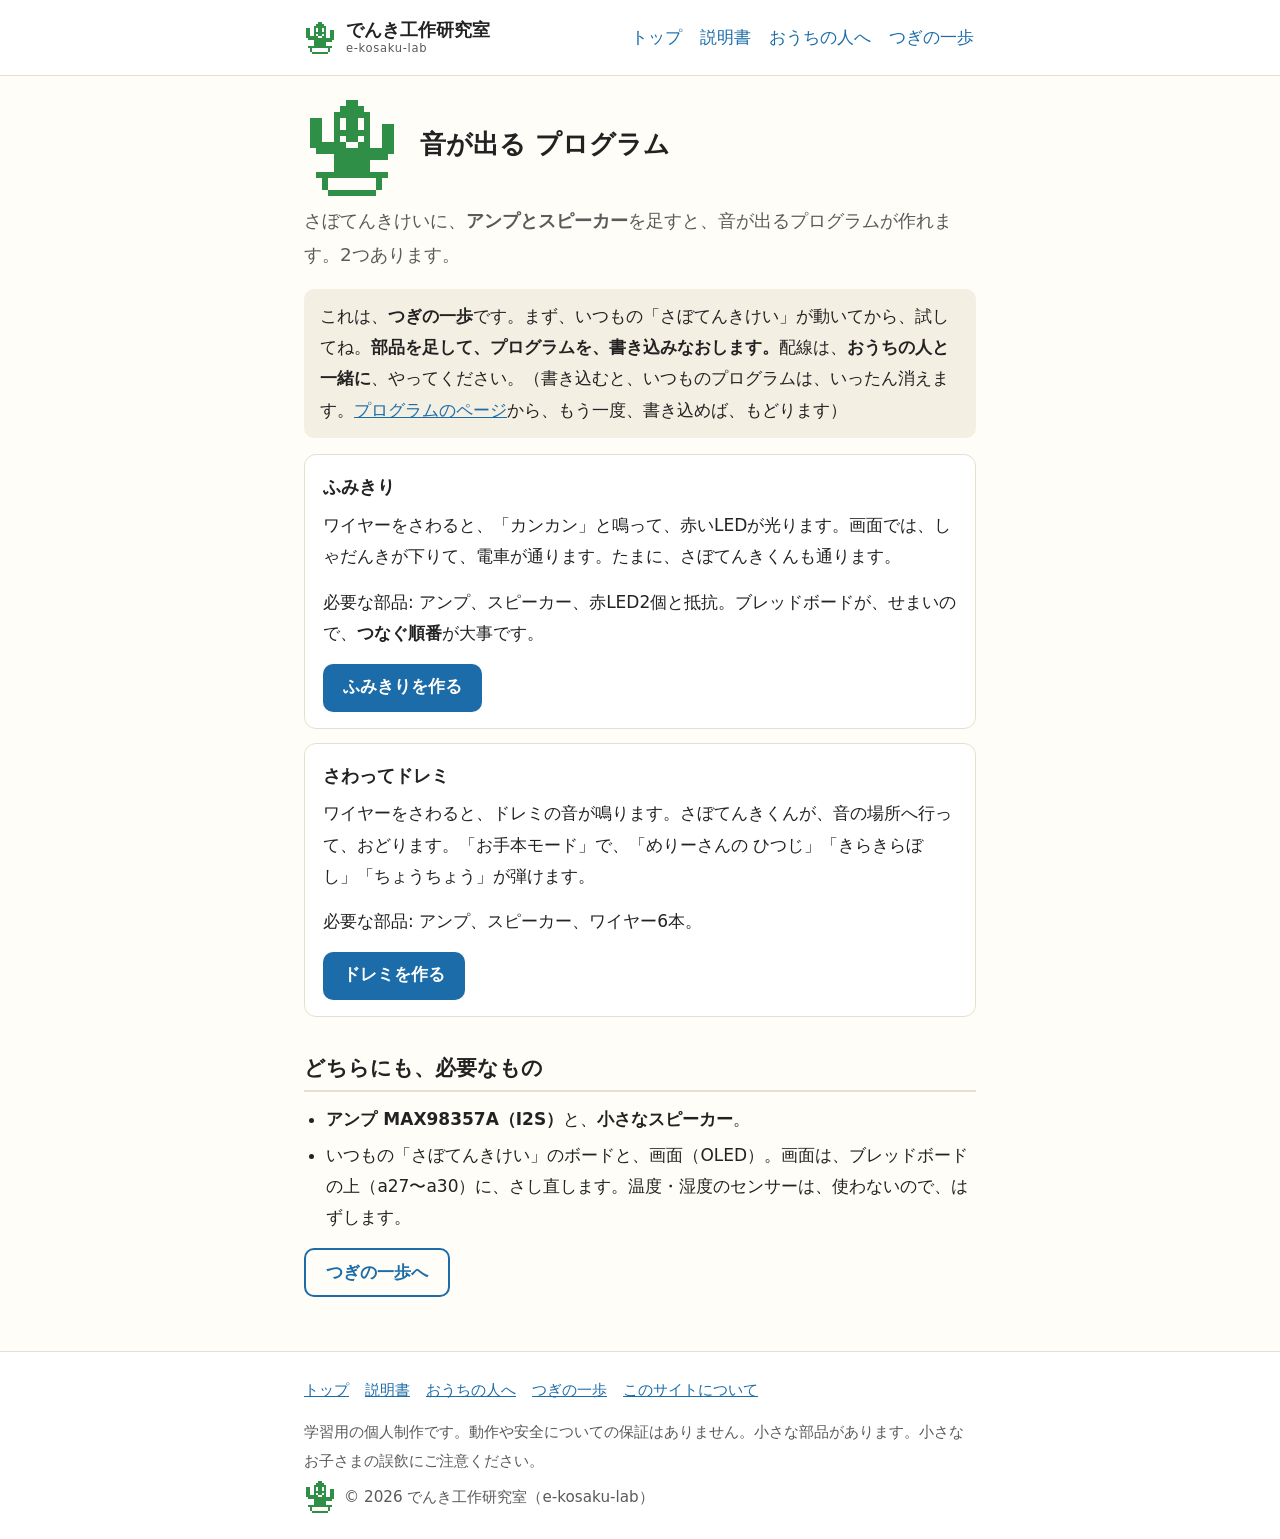
<file: sound.html>
<!doctype html>
<html lang="ja">
<head>
<meta charset="utf-8">
<meta name="viewport" content="width=device-width, initial-scale=1">
<title>音が出るプログラム（ふみきり・ドレミ）｜でんき工作研究室</title>
<meta name="description" content="さぼてんきけいに、アンプとスピーカーを足して、ふみきりとドレミを作るプログラムです。">
<link rel="stylesheet" href="style.css">
<link rel="icon" href="favicon.svg" type="image/svg+xml">
<style>
pre.code{max-height:28em;overflow:auto;font-size:.82rem;line-height:1.5;white-space:pre}
.copybar{position:sticky;top:0;z-index:2;background:var(--bg,#fff);padding:6px 0}
</style>
</head>
<body>
<a class="skip" href="#main">本文へ</a>
<header class="site">
  <div class="wrap">
    <a class="brand" href="index.html"><canvas class="sabo xs" data-face="kaiteki" aria-hidden="true"></canvas><span class="brand-text">でんき工作研究室<small>e-kosaku-lab</small></span></a>
    <nav class="main" aria-label="メインメニュー">
      <ul>
        <li><a href="index.html">トップ</a></li>
        <li><a href="manual.html">説明書</a></li>
        <li><a href="parents.html">おうちの人へ</a></li>
        <li><a href="next.html">つぎの一歩</a></li>
      </ul>
    </nav>
  </div>
</header>

<main id="main">
<div class="wrap">

  <div class="hero">
    <canvas class="sabo l" data-face="kaiteki" role="img" aria-label="サボテンのキャラクター、さぼてんきくん"></canvas>
    <h1>音が出る プログラム</h1>
  </div>
  <p class="lead">さぼてんきけいに、<strong>アンプとスピーカー</strong>を足すと、音が出るプログラムが作れます。2つあります。</p>
  <div class="note">
    これは、<strong>つぎの一歩</strong>です。まず、いつもの「さぼてんきけい」が動いてから、試してね。<strong>部品を足して、プログラムを、書き込みなおします。</strong>配線は、<strong>おうちの人と一緒に</strong>、やってください。（書き込むと、いつものプログラムは、いったん消えます。<a href="program.html">プログラムのページ</a>から、もう一度、書き込めば、もどります）
  </div>

  <div class="card">
    <h3>ふみきり</h3>
    <p>ワイヤーをさわると、「カンカン」と鳴って、赤いLEDが光ります。画面では、しゃだんきが下りて、電車が通ります。たまに、さぼてんきくんも通ります。</p>
    <p>必要な部品: アンプ、スピーカー、赤LED2個と抵抗。ブレッドボードが、せまいので、<strong>つなぐ順番</strong>が大事です。</p>
    <a class="btn" href="fumikiri.html">ふみきりを作る</a>
  </div>

  <div class="card">
    <h3>さわってドレミ</h3>
    <p>ワイヤーをさわると、ドレミの音が鳴ります。さぼてんきくんが、音の場所へ行って、おどります。「お手本モード」で、「めりーさんの ひつじ」「きらきらぼし」「ちょうちょう」が弾けます。</p>
    <p>必要な部品: アンプ、スピーカー、ワイヤー6本。</p>
    <a class="btn" href="doremi.html">ドレミを作る</a>
  </div>

  <h2>どちらにも、必要なもの</h2>
  <ul>
    <li><strong>アンプ MAX98357A（I2S）</strong>と、<strong>小さなスピーカー</strong>。</li>
    <li>いつもの「さぼてんきけい」のボードと、画面（OLED）。画面は、ブレッドボードの上（a27〜a30）に、さし直します。温度・湿度のセンサーは、使わないので、はずします。</li>
  </ul>
  <p><a class="btn ghost" href="next.html">つぎの一歩へ</a></p>

</div>
</main>

<footer class="site">
  <div class="wrap">
    <ul>
      <li><a href="index.html">トップ</a></li>
      <li><a href="manual.html">説明書</a></li>
      <li><a href="parents.html">おうちの人へ</a></li>
      <li><a href="next.html">つぎの一歩</a></li>
      <li><a href="index.html#about">このサイトについて</a></li>
    </ul>
    <p>学習用の個人制作です。動作や安全についての保証はありません。小さな部品があります。小さなお子さまの誤飲にご注意ください。</p>
    <p class="foot-sabo"><canvas class="sabo xs" data-face="kaiteki" aria-hidden="true"></canvas><span>&copy; 2026 でんき工作研究室（e-kosaku-lab）</span></p>
  </div>
</footer>
<script src="sabo.js"></script>
<script src="lightbox.js" defer></script>
<script>
document.addEventListener('click',function(e){
  var b=e.target.closest('.copy-btn'); if(!b) return;
  var el=document.getElementById(b.getAttribute('data-copy')); if(!el) return;
  var t=el.textContent, o=b.getAttribute('data-label')||b.textContent; b.setAttribute('data-label',o);
  function done(m){ b.textContent=m; setTimeout(function(){ b.textContent=o; },3000); }
  function pick(){ var r=document.createRange(); r.selectNodeContents(el); var s=getSelection(); s.removeAllRanges(); s.addRange(r); done('文字を選びました。Ctrl+C（Macは⌘+C）でコピーしてください'); }
  if(navigator.clipboard && navigator.clipboard.writeText){ navigator.clipboard.writeText(t).then(function(){ done('コピーしました'); }, pick); } else { pick(); }
});
</script>
</body>
</html>
</file>
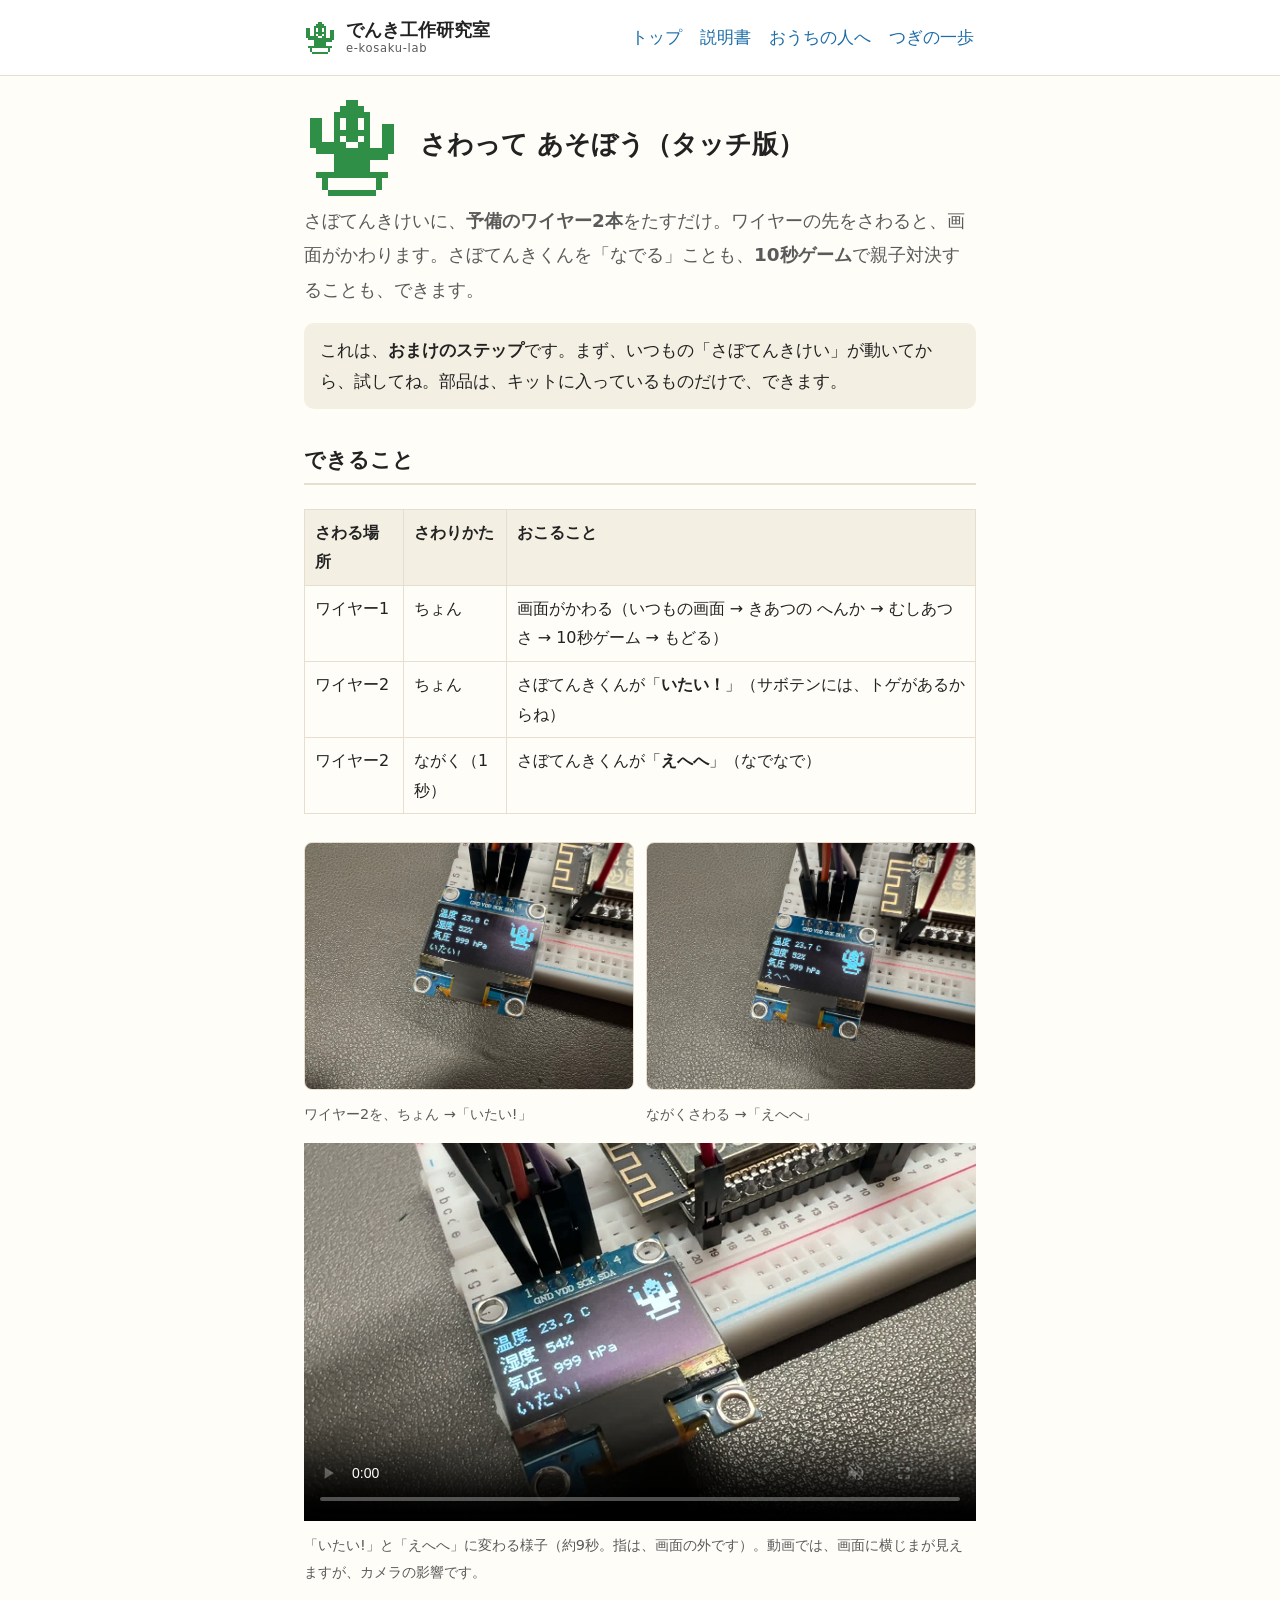
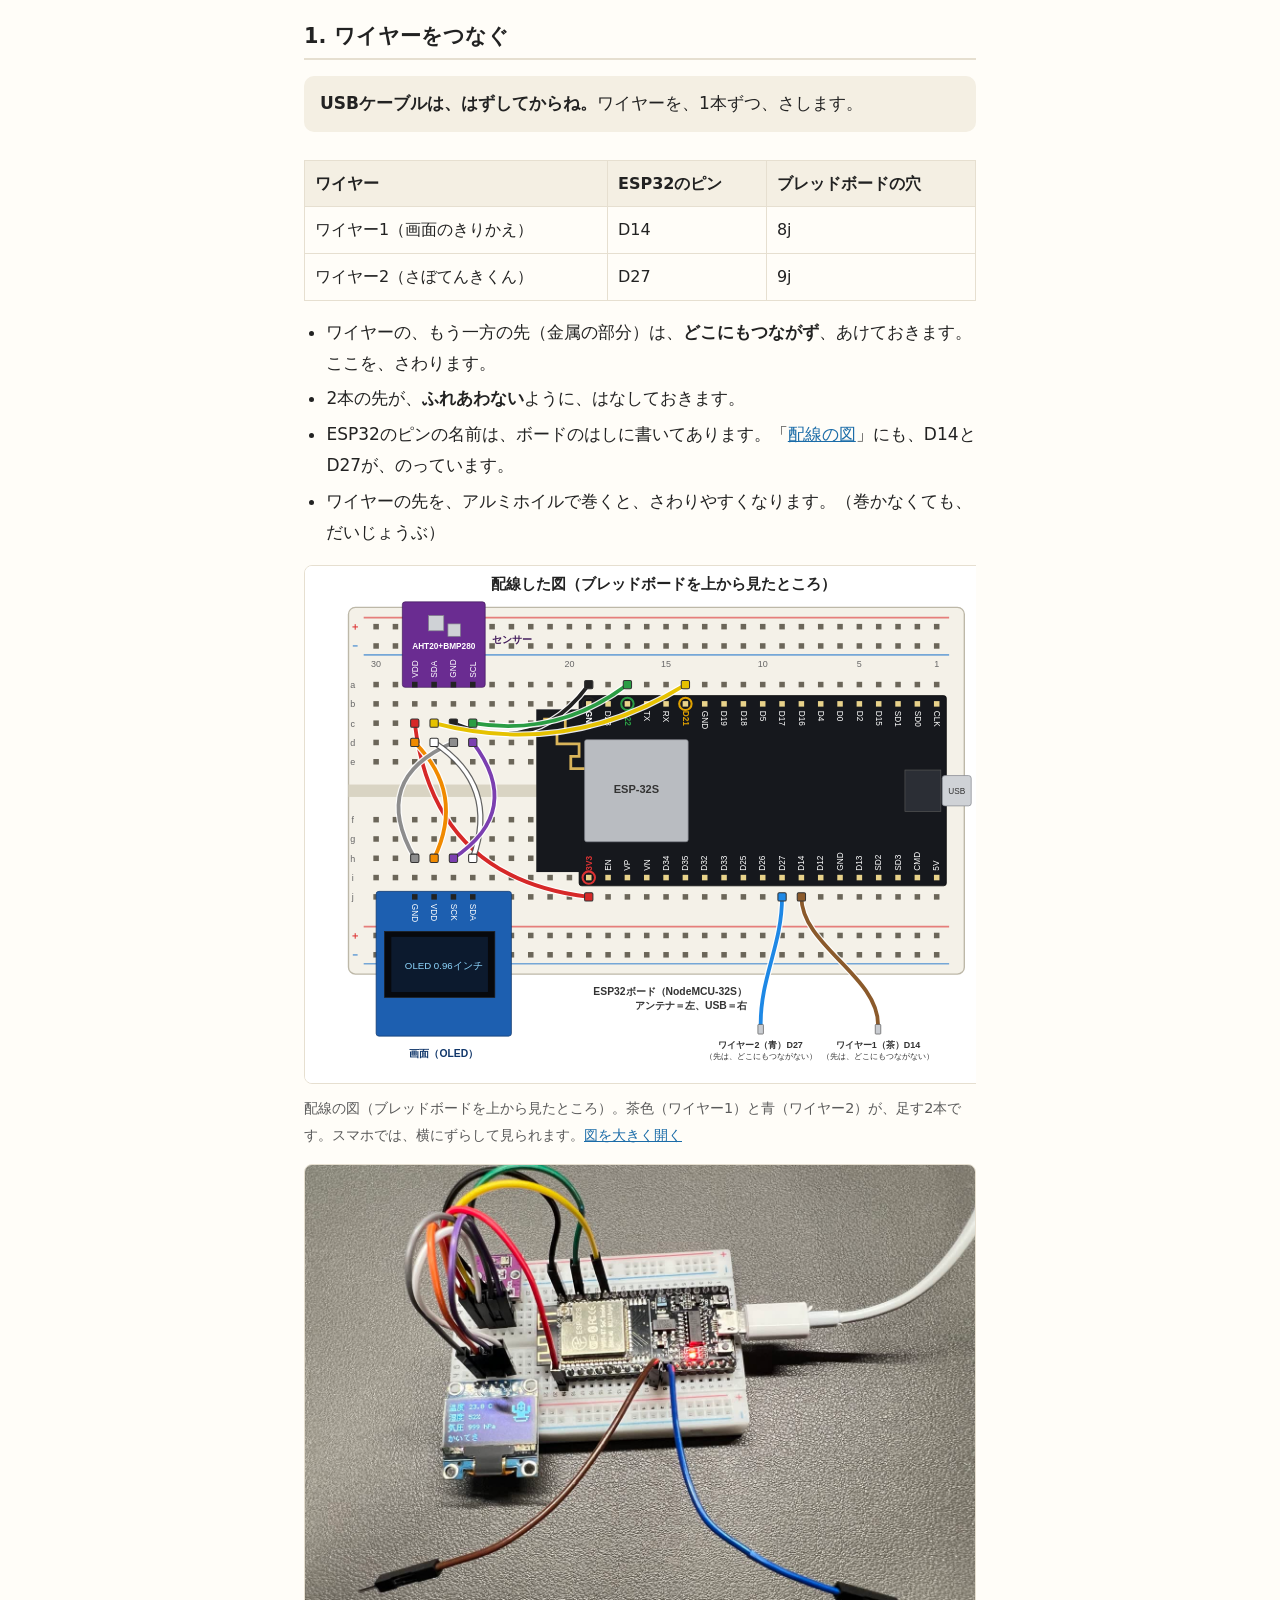
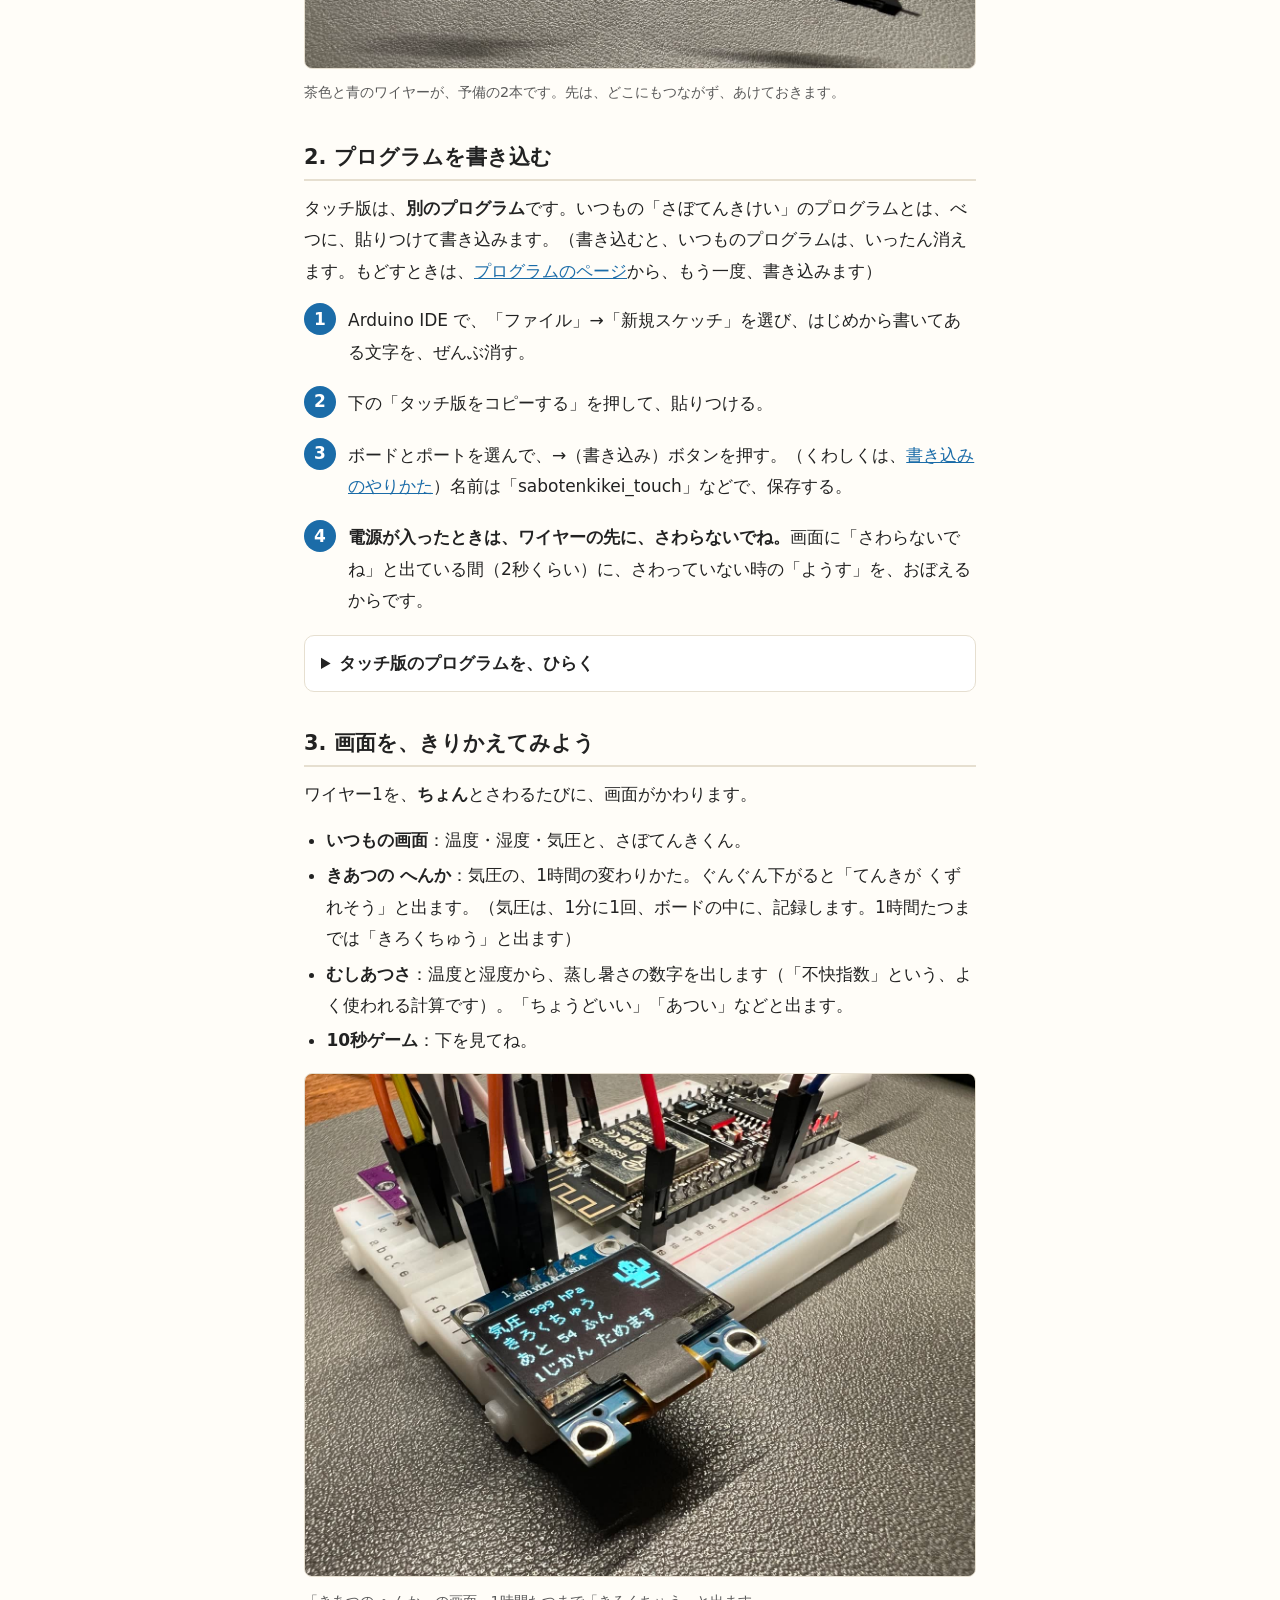
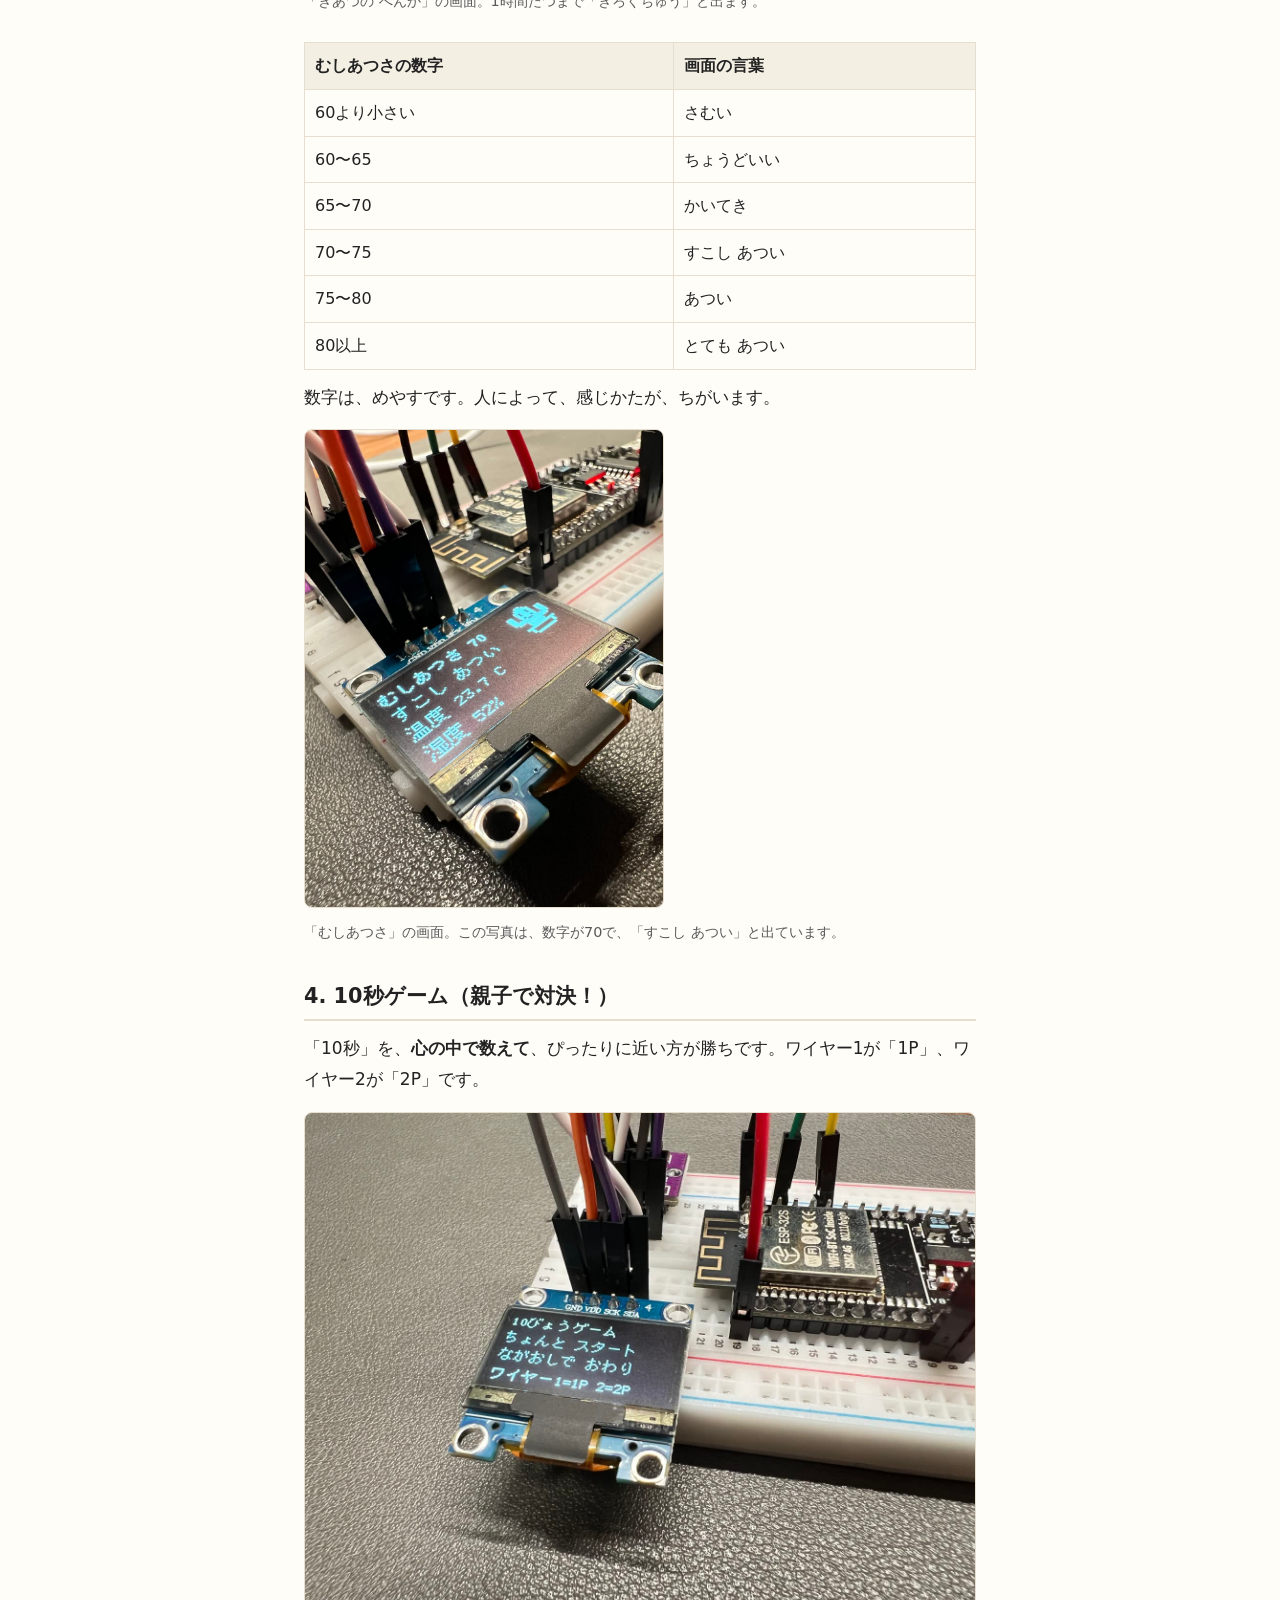
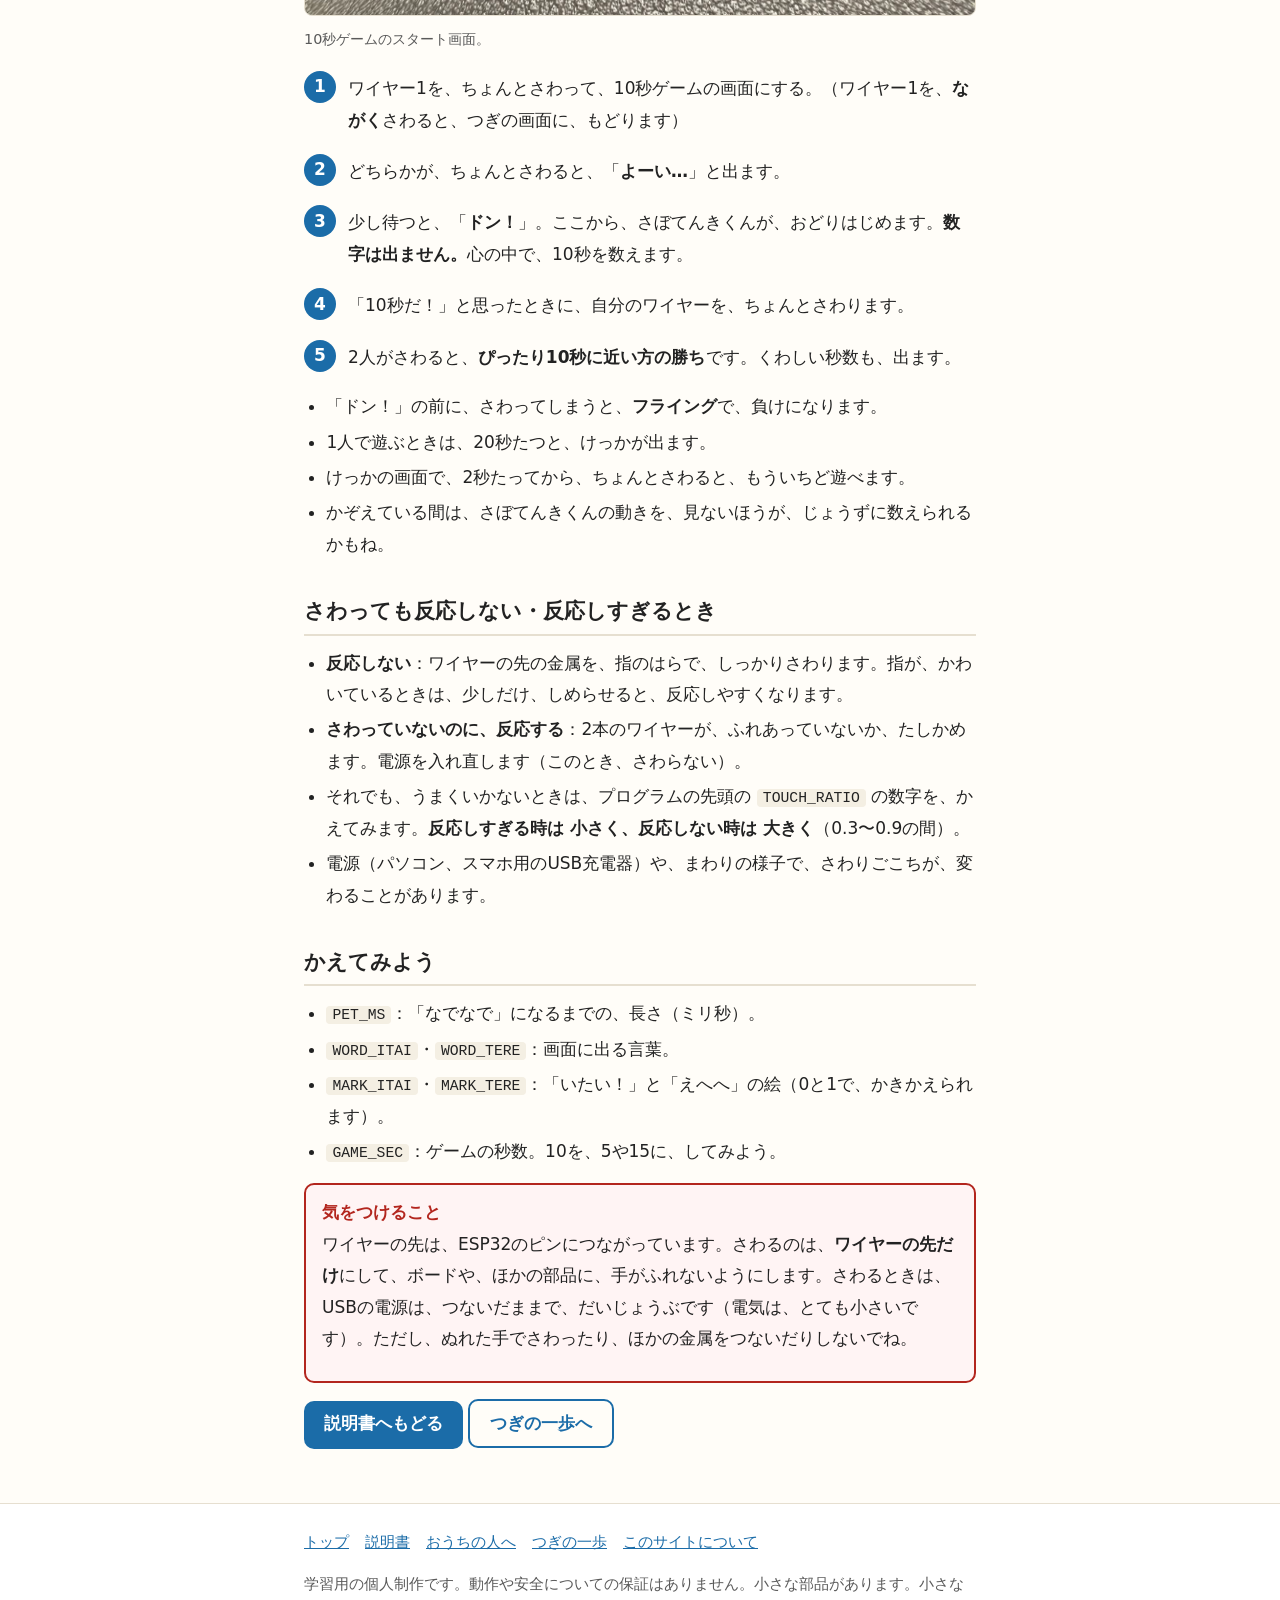
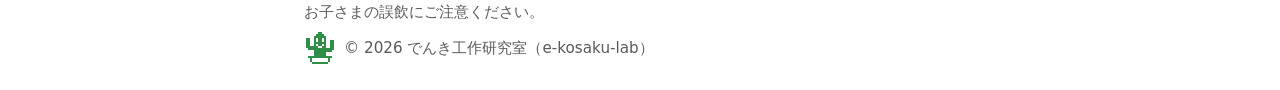
<file: touch.html>
<!doctype html>
<html lang="ja">
<head>
<meta charset="utf-8">
<meta name="viewport" content="width=device-width, initial-scale=1">
<title>さわって あそぼう（タッチ版）｜でんき工作研究室</title>
<meta name="description" content="さぼてんきけいに、予備のワイヤー2本をたすだけ。さわると画面がかわる、タッチ版のプログラムと、10秒ゲームの説明です。">
<link rel="stylesheet" href="style.css">
<link rel="icon" href="favicon.svg" type="image/svg+xml">
<style>
pre.code{max-height:28em;overflow:auto;font-size:.82rem;line-height:1.5;white-space:pre}
.copybar{position:sticky;top:0;z-index:2;background:var(--bg,#fff);padding:6px 0}
</style>
</head>
<body>
<a class="skip" href="#main">本文へ</a>
<header class="site">
  <div class="wrap">
    <a class="brand" href="index.html"><canvas class="sabo xs" data-face="kaiteki" aria-hidden="true"></canvas><span class="brand-text">でんき工作研究室<small>e-kosaku-lab</small></span></a>
    <nav class="main" aria-label="メインメニュー">
      <ul>
        <li><a href="index.html">トップ</a></li>
        <li><a href="manual.html">説明書</a></li>
        <li><a href="parents.html">おうちの人へ</a></li>
        <li><a href="next.html">つぎの一歩</a></li>
      </ul>
    </nav>
  </div>
</header>

<main id="main">
<div class="wrap">

  <div class="hero">
    <canvas class="sabo l" data-face="kaiteki" role="img" aria-label="サボテンのキャラクター、さぼてんきくん"></canvas>
    <h1>さわって あそぼう（タッチ版）</h1>
  </div>
  <p class="lead">さぼてんきけいに、<strong>予備のワイヤー2本</strong>をたすだけ。ワイヤーの先をさわると、画面がかわります。さぼてんきくんを「なでる」ことも、<strong>10秒ゲーム</strong>で親子対決することも、できます。</p>

  <div class="note">
    これは、<strong>おまけのステップ</strong>です。まず、いつもの「さぼてんきけい」が動いてから、試してね。部品は、キットに入っているものだけで、できます。
  </div>

  <h2>できること</h2>
  <div class="tablewrap">
    <table>
      <thead><tr><th>さわる場所</th><th>さわりかた</th><th>おこること</th></tr></thead>
      <tbody>
        <tr><td class="nw">ワイヤー1</td><td>ちょん</td><td>画面がかわる（いつもの画面 → きあつの へんか → むしあつさ → 10秒ゲーム → もどる）</td></tr>
        <tr><td class="nw">ワイヤー2</td><td>ちょん</td><td>さぼてんきくんが「<strong>いたい！</strong>」（サボテンには、トゲがあるからね）</td></tr>
        <tr><td class="nw">ワイヤー2</td><td>ながく（1秒）</td><td>さぼてんきくんが「<strong>えへへ</strong>」（なでなで）</td></tr>
      </tbody>
    </table>
  </div>

  <div class="photos">
    <figure><img src="images/touch-itai.jpg" alt="OLEDの画面。「いたい!」と出て、さぼてんきくんがびっくりした顔をしている。" loading="lazy"><figcaption>ワイヤー2を、ちょん →「いたい!」</figcaption></figure>
    <figure><img src="images/touch-ehehe.jpg" alt="OLEDの画面。「えへへ」と出て、さぼてんきくんが目をとじて、きらきらしている。" loading="lazy"><figcaption>ながくさわる →「えへへ」</figcaption></figure>
  </div>
  <figure><video controls loop muted playsinline preload="metadata" poster="images/touch-pet-poster.jpg" width="720" height="405" style="max-width:100%;height:auto"><source src="videos/touch-pet.mp4" type="video/mp4">動画が見られないときは、<a href="videos/touch-pet.mp4">こちら</a>から開いてください。</video><figcaption>「いたい!」と「えへへ」に変わる様子（約9秒。指は、画面の外です）。動画では、画面に横じまが見えますが、カメラの影響です。</figcaption></figure>

  <h2>1. ワイヤーをつなぐ</h2>
  <div class="note"><strong>USBケーブルは、はずしてからね。</strong>ワイヤーを、1本ずつ、さします。</div>
  <div class="tablewrap">
    <table>
      <thead><tr><th>ワイヤー</th><th>ESP32のピン</th><th>ブレッドボードの穴</th></tr></thead>
      <tbody>
        <tr><td class="nw">ワイヤー1（画面のきりかえ）</td><td>D14</td><td>8j</td></tr>
        <tr><td class="nw">ワイヤー2（さぼてんきくん）</td><td>D27</td><td>9j</td></tr>
      </tbody>
    </table>
  </div>
  <ul>
    <li>ワイヤーの、もう一方の先（金属の部分）は、<strong>どこにもつながず</strong>、あけておきます。ここを、さわります。</li>
    <li>2本の先が、<strong>ふれあわない</strong>ように、はなしておきます。</li>
    <li>ESP32のピンの名前は、ボードのはしに書いてあります。「<a href="manual.html#step1">配線の図</a>」にも、D14とD27が、のっています。</li>
    <li>ワイヤーの先を、アルミホイルで巻くと、さわりやすくなります。（巻かなくても、だいじょうぶ）</li>
  </ul>
  <figure>
    <div class="scrollx"><img src="images/touch-wiring.svg" width="1040" height="750" alt="配線図。さぼてんきけいの8本のワイヤーに、茶色（D14、8j）と青（D27、9j）のワイヤーを足している。先は、どこにもつながない。" loading="lazy"></div>
    <figcaption>配線の図（ブレッドボードを上から見たところ）。茶色（ワイヤー1）と青（ワイヤー2）が、足す2本です。スマホでは、横にずらして見られます。<a href="images/touch-wiring.svg" target="_blank" rel="noopener">図を大きく開く</a></figcaption>
  </figure>
  <figure><img src="images/touch-wires.jpg" alt="ブレッドボードにつないだ、さぼてんきけい。予備のワイヤー2本（茶色と青）が、先をあけて、のびている。" loading="lazy"><figcaption>茶色と青のワイヤーが、予備の2本です。先は、どこにもつながず、あけておきます。</figcaption></figure>


  <h2>2. プログラムを書き込む</h2>
  <p>タッチ版は、<strong>別のプログラム</strong>です。いつもの「さぼてんきけい」のプログラムとは、べつに、貼りつけて書き込みます。（書き込むと、いつものプログラムは、いったん消えます。もどすときは、<a href="program.html">プログラムのページ</a>から、もう一度、書き込みます）</p>
  <ol class="steps">
    <li>Arduino IDE で、「ファイル」→「新規スケッチ」を選び、はじめから書いてある文字を、ぜんぶ消す。</li>
    <li>下の「タッチ版をコピーする」を押して、貼りつける。</li>
    <li>ボードとポートを選んで、→（書き込み）ボタンを押す。（くわしくは、<a href="program.html#steps">書き込みのやりかた</a>）名前は「sabotenkikei_touch」などで、保存する。</li>
    <li><strong>電源が入ったときは、ワイヤーの先に、さわらないでね。</strong>画面に「さわらないでね」と出ている間（2秒くらい）に、さわっていない時の「ようす」を、おぼえるからです。</li>
  </ol>
  <details>
    <summary>タッチ版のプログラムを、ひらく</summary>
    <div>
      <div class="copybar"><button type="button" class="btn copy-btn" data-copy="code-touch">タッチ版をコピーする</button></div>
<!--TOUCHCODE--><pre class="code"><code id="code-touch">// さぼてんきけい タッチ版（ESP32 + AHT20/BMP280 + 0.96インチOLED）
//
// 出荷している「さぼてんきけい」に、タッチの機能を足した、おまけのプログラムです。
// ワイヤー2本（予備の2本）の先を、さわると、画面がかわります。
//
// このプログラムは Wi-Fi / Bluetooth を一切使いません（WiFi.h などを読み込んでいません）。
//
// 必要なライブラリ（さぼてんきけいと同じ）:
//   1. U8g2                (olikraus)
//   2. Adafruit BMP280 Library  ※「依存ライブラリも入れますか？」→「すべてインストール」
//
// ボード設定: ツール → ボード → esp32 → 「ESP32 Dev Module」
//
// 配線（さぼてんきけいの配線に、ワイヤー2本をたす）:
//   ESP32 3V3     → センサー VDD / OLED VDD
//   ESP32 GND     → センサー GND / OLED GND
//   ESP32 GPIO21  → センサー SDA / OLED SDA
//   ESP32 GPIO22  → センサー SCL / OLED SCK
//   ESP32 GPIO14（D14）→ ワイヤー1（さわる場所①。画面の きりかえ）
//   ESP32 GPIO27（D27）→ ワイヤー2（さわる場所②。さぼてんきくん）
//   ワイヤーの、もう一方の先（金属の部分）を、さわります。ほかには、つなぎません。
//
// つかいかた:
//   ① さわる場所① … ちょん、とさわると、画面がかわります。
//        「いつもの画面」→「きあつの へんか」→「むしあつさ」→ もどる
//   ② さわる場所② … さぼてんきくんが、はんのうします。
//        ちょん、とさわる → 「いたい！」（サボテンは トゲがあるからね）
//        ながく（1びょう）さわる → 「えへへ」（なでなで）
//   ③ 「10びょうゲーム」の画面（さわる場所①を、ちょんと さわって、4つめの画面へ）
//        どちらかが ちょん、とさわる → 「よーい…」→「ドン!」で スタート
//        さぼてんきくんが おどっている間、こころで 10びょうを かぞえる
//        「10びょう！」と思ったら、じぶんの ワイヤーを ちょん（1P=ワイヤー1、2P=ワイヤー2）
//        10びょうぴったりに ちかい ほうの かち。ドンの まえに さわると フライング。
//        ながく（1.2びょう）さわる場所①を さわると、つぎの画面にもどる。
//   ※ 電源を入れる時は、ワイヤーの先に、さわらないでください。
//     （さわらない時の ようすを、おぼえるためです）

#include &lt;Wire.h&gt;
#include &lt;U8g2lib.h&gt;
#include &lt;Adafruit_BMP280.h&gt;

// =====================================================================
//  かえてみよう！（ここから下を書きかえると、画面の表示がかわります）
//  書きかえたら、もう一度「書き込み」ボタン（→）をおしてね。
// =====================================================================

// ---- ① 数字をかえてみよう ----
const float JIMEJIME_LINE = 70;  // 湿度（%）が これ以上で じめじめ
const float KARAKARA_LINE = 40;  // 湿度（%）が これより下で からから
const unsigned long ANIME_MS = 500;  // 絵の きりかえの間かく（ミリ秒）。50より小さくしないでね

// ---- ② タッチの ぐあいを かえてみよう ----
// さわったと 感じる、むずかしさです。0.3〜0.9 の間で。
// 小さいほど、ぎゅっと さわらないと 反応しません。
// 反応しすぎる時は 小さく、反応しない時は 大きくします。
const float TOUCH_RATIO = 0.6;
const unsigned long PET_MS = 1000;    // これだけ さわり続けると「なでなで」（ミリ秒）
const unsigned long REACT_MS = 1500;  // 顔が かわったままに なる 長さ（ミリ秒）

// ---- ③ 言葉をかえてみよう ----
// ひらがな・カタカナが おすすめ。むずかしい漢字は、画面に出ないことがあります。
const char *WORD_KAITEKI  = &quot;かいてき&quot;;
const char *WORD_JIMEJIME = &quot;じめじめ&quot;;
const char *WORD_KARAKARA = &quot;からから&quot;;
const char *WORD_ITAI     = &quot;いたい!&quot;;
const char *WORD_TERE     = &quot;えへへ&quot;;

// ---- ④ 10びょうゲームを かえてみよう ----
const int GAME_SEC = 10;  // 何びょうを めざすか（5 や 15 に してみよう）

// ---- ⑤ 0と1で 絵をかえてみよう ----
// 1 が「光るドット」、0 が「光らないドット」です。1行に16こ、16行あります。
// 名前のさいごに 2 がついているのが、絵2 です。

// かいてき: にこにこ顔の さぼてんきくん
const char *MARK_KAITEKI[16] = {
  &quot;0000000110000000&quot;,
  &quot;0000001111000000&quot;,
  &quot;0000011111100000&quot;,
  &quot;0110010110100000&quot;,
  &quot;0110010110100110&quot;,
  &quot;0110011111100110&quot;,
  &quot;0110010110100110&quot;,
  &quot;0111111001100110&quot;,
  &quot;0011111111111110&quot;,
  &quot;0000011111111100&quot;,
  &quot;0000011111100000&quot;,
  &quot;0000011111100000&quot;,
  &quot;0011111111111100&quot;,
  &quot;0001000000001000&quot;,
  &quot;0001000000001000&quot;,
  &quot;0000111111110000&quot;,
};

// かいてき（絵2）
const char *MARK_KAITEKI2[16] = {
  &quot;0000000110000000&quot;,
  &quot;0000001111000000&quot;,
  &quot;0000011111100000&quot;,
  &quot;0000010110100110&quot;,
  &quot;0110010110100110&quot;,
  &quot;0110011111100110&quot;,
  &quot;0110010110100110&quot;,
  &quot;0110011001111110&quot;,
  &quot;0111111111111100&quot;,
  &quot;0011111111100000&quot;,
  &quot;0000011111100000&quot;,
  &quot;0000011111100000&quot;,
  &quot;0011111111111100&quot;,
  &quot;0001000000001000&quot;,
  &quot;0001000000001000&quot;,
  &quot;0000111111110000&quot;,
};

// じめじめ: じめじめ顔の さぼてんきくん
const char *MARK_JIMEJIME[16] = {
  &quot;0100000110000000&quot;,
  &quot;0011001111000110&quot;,
  &quot;0000011111101000&quot;,
  &quot;0011010110100000&quot;,
  &quot;0110010110101100&quot;,
  &quot;0110011111100110&quot;,
  &quot;0110010000100110&quot;,
  &quot;0111111111100110&quot;,
  &quot;0011111111111110&quot;,
  &quot;0000011111111100&quot;,
  &quot;0000011111100000&quot;,
  &quot;0000011111100000&quot;,
  &quot;0011111111111100&quot;,
  &quot;0001000000001000&quot;,
  &quot;0001000000001000&quot;,
  &quot;0000111111110000&quot;,
};

// じめじめ（絵2）
const char *MARK_JIMEJIME2[16] = {
  &quot;1000000110000000&quot;,
  &quot;0100001111000010&quot;,
  &quot;0000011111100100&quot;,
  &quot;0110011111100000&quot;,
  &quot;0110010110100110&quot;,
  &quot;0110011111100110&quot;,
  &quot;0110010000100110&quot;,
  &quot;0111111111100110&quot;,
  &quot;0011111111111110&quot;,
  &quot;0000011111111100&quot;,
  &quot;0000011111100000&quot;,
  &quot;0000011111100000&quot;,
  &quot;0011111111111100&quot;,
  &quot;0001000000001000&quot;,
  &quot;0001000000001000&quot;,
  &quot;0000111111110000&quot;,
};

// からから: からからで あつそうな さぼてんきくん
const char *MARK_KARAKARA[16] = {
  &quot;0000000110001000&quot;,
  &quot;0010001111000100&quot;,
  &quot;0100011111101000&quot;,
  &quot;0010011111100100&quot;,
  &quot;0100010110100000&quot;,
  &quot;0000011111111100&quot;,
  &quot;0011111001111110&quot;,
  &quot;0111110000100110&quot;,
  &quot;0110011111100110&quot;,
  &quot;0110011111100110&quot;,
  &quot;0110011111100000&quot;,
  &quot;0000011111100000&quot;,
  &quot;0011111111111100&quot;,
  &quot;0001000000001000&quot;,
  &quot;0001000000001000&quot;,
  &quot;0000111111110000&quot;,
};

// からから（絵2）
const char *MARK_KARAKARA2[16] = {
  &quot;0000000110000100&quot;,
  &quot;0100001111001000&quot;,
  &quot;0010011111100100&quot;,
  &quot;0100011111101000&quot;,
  &quot;0010010110100000&quot;,
  &quot;0000011111111100&quot;,
  &quot;0011111001111110&quot;,
  &quot;0111110110100110&quot;,
  &quot;0110011111100110&quot;,
  &quot;0110011111100110&quot;,
  &quot;0110011111100000&quot;,
  &quot;0000011111100000&quot;,
  &quot;0011111111111100&quot;,
  &quot;0001000000001000&quot;,
  &quot;0001000000001000&quot;,
  &quot;0000111111110000&quot;,
};

// いたい！: タッチして、びっくりした さぼてんきくん（絵1）
const char *MARK_ITAI[16] = {
  &quot;1000000110000001&quot;,
  &quot;0100001111000010&quot;,
  &quot;0000011111100000&quot;,
  &quot;0110010110100000&quot;,
  &quot;0110011001100110&quot;,
  &quot;0110010110100110&quot;,
  &quot;0110011001100110&quot;,
  &quot;0111111001100110&quot;,
  &quot;0011111111111110&quot;,
  &quot;0000011111111100&quot;,
  &quot;0000011111100000&quot;,
  &quot;0000011111100000&quot;,
  &quot;0011111111111100&quot;,
  &quot;0001000000001000&quot;,
  &quot;0001000000001000&quot;,
  &quot;0000111111110000&quot;,
};

// いたい！（絵2）
const char *MARK_ITAI2[16] = {
  &quot;0100000110000010&quot;,
  &quot;1000001111000001&quot;,
  &quot;0000011111100000&quot;,
  &quot;0110010110100000&quot;,
  &quot;0110011001100110&quot;,
  &quot;0110010110100110&quot;,
  &quot;0110011001100110&quot;,
  &quot;0111111001100110&quot;,
  &quot;0011111111111110&quot;,
  &quot;0000011111111100&quot;,
  &quot;0000011111100000&quot;,
  &quot;0000011111100000&quot;,
  &quot;0011111111111100&quot;,
  &quot;0001000000001000&quot;,
  &quot;0001000000001000&quot;,
  &quot;0000111111110000&quot;,
};

// えへへ: なでられて、うれしい さぼてんきくん（絵1）
const char *MARK_TERE[16] = {
  &quot;0001000110001000&quot;,
  &quot;0011101111011100&quot;,
  &quot;0001011111101000&quot;,
  &quot;0110011111100000&quot;,
  &quot;0110010110100110&quot;,
  &quot;0110011111100110&quot;,
  &quot;0110010110100110&quot;,
  &quot;0111111001100110&quot;,
  &quot;0011111111111110&quot;,
  &quot;0000011111111100&quot;,
  &quot;0000011111100000&quot;,
  &quot;0000011111100000&quot;,
  &quot;0011111111111100&quot;,
  &quot;0001000000001000&quot;,
  &quot;0001000000001000&quot;,
  &quot;0000111111110000&quot;,
};

// えへへ（絵2）
const char *MARK_TERE2[16] = {
  &quot;0000000110000000&quot;,
  &quot;0001001111001000&quot;,
  &quot;0000011111100000&quot;,
  &quot;0110011111100000&quot;,
  &quot;0110010110100110&quot;,
  &quot;0110011111100110&quot;,
  &quot;0110010110100110&quot;,
  &quot;0111111001100110&quot;,
  &quot;0011111111111110&quot;,
  &quot;0000011111111100&quot;,
  &quot;0000011111100000&quot;,
  &quot;0000011111100000&quot;,
  &quot;0011111111111100&quot;,
  &quot;0001000000001000&quot;,
  &quot;0001000000001000&quot;,
  &quot;0000111111110000&quot;,
};

// =====================================================================
//  かえてみよう ここまで（ここから下は、なれてきたら読んでみよう）
// =====================================================================

// 0.96インチ OLED（SSD1306, 128x64, I2Cアドレス 0x3C）
U8G2_SSD1306_128X64_NONAME_F_HW_I2C display(U8G2_R0, U8X8_PIN_NONE);
Adafruit_BMP280 bmp;

const uint8_t AHT20_ADDR = 0x38;
bool bmpOk = false;

// 最後にはかった値
float temp = 0, humi = 0, pressure = 0;
bool ahtOk = false;
const unsigned long SENSOR_MS = 1000;  // センサーを読む間かく（ミリ秒）
unsigned long lastSensorMs = 0;
bool firstRead = true;
int lastFrame = -1;
unsigned long lastDanceTick = 0;
bool dirty = true;  // 画面をかきなおす

const int MARK_SIZE  = 16;  // 絵のたて・よこのドット数
const int MARK_SCALE = 2;   // 1ドットを何倍で出すか（2 → 32x32ドット）
const int MARK_X = 128 - MARK_SIZE * MARK_SCALE;  // 右はしにぴったり
const int MARK_Y = 4;

// ---- 画面の ばんごう ----
const int SCREEN_MAIN = 0;      // いつもの画面
const int SCREEN_PRESSURE = 1;  // きあつの へんか
const int SCREEN_MUSHI = 2;     // むしあつさ
const int SCREEN_GAME = 3;      // びょうゲーム
const int SCREEN_N = 4;
int screen = SCREEN_MAIN;

// ---- タッチの ばしょ（ワイヤーの先）----
const int TOUCH_PIN_1 = 14;  // さわる場所①（GPIO14）
const int TOUCH_PIN_2 = 27;  // さわる場所②（GPIO27）
const unsigned long LONG_MS = 1200;  // ながく さわる とき の 長さ

struct Pad {
  int pin;
  float base;               // さわっていない時の 値（きじゅん）
  bool down;                // いま さわっているか
  int cnt;                  // ちょうし を みる ための かぞえ
  unsigned long pendMs;     // さわり はじめた とき
  unsigned long downMs;     // さわった ときこく
  bool longFired;
  bool pressedEdge;         // いま さわった
  bool releasedEdge;        // いま はなした
  bool longEdge;            // いま ながく さわった
  unsigned long heldMs;     // はなした とき の、さわっていた 長さ
};
Pad pad1 = {TOUCH_PIN_1, 0, false, 0, 0, 0, false, false, false, false, 0};
Pad pad2 = {TOUCH_PIN_2, 0, false, 0, 0, 0, false, false, false, false, 0};

// ESP32 は、さわると 値が 小さくなる
float measureBase(int pin) {
  long sum = 0;
  for (int i = 0; i &lt; 16; i++) {
    sum += touchRead(pin);
    delay(4);
  }
  return sum / 16.0f;
}

void padUpdate(Pad &amp;p, unsigned long now) {
  p.pressedEdge = false;
  p.releasedEdge = false;
  p.longEdge = false;
  float v = (float)touchRead(p.pin);
  bool raw = v &lt; p.base * TOUCH_RATIO;
  if (raw == p.down) {
    p.cnt = 0;
    // さわっていない間は、きじゅんを、ゆっくり なおす
    if (!raw &amp;&amp; v &gt; p.base * 0.8f) p.base = p.base * 0.98f + v * 0.02f;
  } else {
    if (p.cnt == 0) p.pendMs = now;
    p.cnt++;
    if (p.cnt &gt;= 3) {  // 3回つづけて 同じ → きまり（ちらつき よけ）
      p.down = raw;
      p.cnt = 0;
      if (raw) {
        p.pressedEdge = true;
        p.downMs = p.pendMs;
        p.longFired = false;
      } else {
        p.releasedEdge = true;
        p.heldMs = now - p.downMs;
      }
    }
  }
  if (p.down &amp;&amp; !p.longFired &amp;&amp; now - p.downMs &gt;= LONG_MS) {
    p.longFired = true;
    p.longEdge = true;
  }
}

// ---- 0と1の絵を、画面にかく（scale は 1ドットを 何倍で出すか）----
void drawMarkS(const char *const mark[], int x, int y, int scale) {
  for (int row = 0; row &lt; MARK_SIZE; row++) {
    const char *line = mark[row];
    for (int col = 0; col &lt; MARK_SIZE &amp;&amp; line[col] != &#x27;\0&#x27;; col++) {
      if (line[col] == &#x27;1&#x27;) {
        display.drawBox(x + col * scale, y + row * scale, scale, scale);
      }
    }
  }
}
void drawMark(const char *const mark[], int x, int y) {
  drawMarkS(mark, x, y, MARK_SCALE);
}

// ---- AHT20（温度・湿度）をライブラリなしで読む ----
void ahtInit() {
  delay(40);
  Wire.beginTransmission(AHT20_ADDR);
  Wire.write(0xBE);
  Wire.write(0x08);
  Wire.write(0x00);
  Wire.endTransmission();
  delay(10);
}

bool ahtRead(float &amp;tempC, float &amp;humi) {
  Wire.beginTransmission(AHT20_ADDR);
  Wire.write(0xAC);
  Wire.write(0x33);
  Wire.write(0x00);
  if (Wire.endTransmission() != 0) return false;  // つながっていない
  delay(80);
  if (Wire.requestFrom((uint8_t)AHT20_ADDR, (uint8_t)7) != 7) return false;
  uint8_t d[7];
  for (int i = 0; i &lt; 7; i++) d[i] = Wire.read();
  if (d[0] &amp; 0x80) return false;  // まだ測定中
  uint32_t rawH = ((uint32_t)d[1] &lt;&lt; 12) | ((uint32_t)d[2] &lt;&lt; 4) | (d[3] &gt;&gt; 4);
  uint32_t rawT = ((uint32_t)(d[3] &amp; 0x0F) &lt;&lt; 16) | ((uint32_t)d[4] &lt;&lt; 8) | d[5];
  humi  = rawH * 100.0f / 1048576.0f;
  tempC = rawT * 200.0f / 1048576.0f - 50.0f;
  return true;
}

// ---- 気圧の きろく（1分に1回、3時間ぶん）----
const int HIST_N = 180;
const unsigned long HIST_MS = 60000;  // 気圧をきろくする間かく（60000 = 1分）。ためすときは 1000 にすると、1分で「1じかん分」たまる
float histP[HIST_N];
int histHead = 0;   // つぎに かく ばしょ
int histN = 0;      // たまった かず
unsigned long lastHistMs = 0;
bool histStarted = false;

void histAdd(float p) {
  histP[histHead] = p;
  histHead = (histHead + 1) % HIST_N;
  if (histN &lt; HIST_N) histN++;
}
// k 分まえの きあつ（0 = いちばん あたらしい）
float histAgo(int k) {
  int idx = (histHead - 1 - k + HIST_N * 2) % HIST_N;
  return histP[idx];
}

// ---- さぼてんきくんの はんのう ----
int reactKind = 0;  // 0:なし 1:いたい 2:えへへ
unsigned long reactUntil = 0;

bool reacting(unsigned long now) {
  return reactKind != 0 &amp;&amp; (pad2.down || now &lt; reactUntil);
}

// ---- 10びょうゲーム ----
const int G_IDLE = 0;    // まっている
const int G_READY = 1;   // よーい…
const int G_COUNT = 2;   // かぞえ中（さぼてんきくんが おどる）
const int G_RESULT = 3;  // けっか
int gState = G_IDLE;
bool gNeedRelease = true;
unsigned long gEnterMs = 0;
unsigned long gReadyUntil = 0;
unsigned long gT0 = 0;
unsigned long gResultAt = 0;
float gTime[2] = {0, 0};
bool gDone[2] = {false, false};
bool gFly[2] = {false, false};
int gWinner = -1;  // 0:1P 1:2P -1:ひきわけ/なし

void gameEnter(unsigned long now) {
  gState = G_IDLE;
  gNeedRelease = true;
  gEnterMs = now;
  dirty = true;
}

void gameFinish(unsigned long now) {
  gState = G_RESULT;
  gResultAt = now;
  gWinner = -1;
  if (gFly[0] != gFly[1]) {
    gWinner = gFly[0] ? 1 : 0;  // フライング したほうが まけ
  } else if (!gFly[0]) {
    float d0 = gDone[0] ? fabsf(gTime[0] - GAME_SEC) : 1000;
    float d1 = gDone[1] ? fabsf(gTime[1] - GAME_SEC) : 1000;
    if (d0 &lt; d1) gWinner = 0;
    else if (d1 &lt; d0) gWinner = 1;
  }
  dirty = true;
}

void nextScreen(unsigned long now) {
  screen = (screen + 1) % SCREEN_N;
  if (screen == SCREEN_GAME) gameEnter(now);
  dirty = true;
}

void gameUpdate(unsigned long now) {
  if (gState == G_IDLE || gState == G_RESULT) {
    if (gNeedRelease) {
      if (!pad1.down &amp;&amp; !pad2.down &amp;&amp; now - gEnterMs &gt; 600) gNeedRelease = false;
      return;
    }
    if (pad1.longEdge) {  // ながく さわる → つぎの画面へ
      nextScreen(now);
      return;
    }
  }
  if (gState == G_IDLE) {
    // ちょん、と さわって はなす → スタート
    if ((pad1.releasedEdge &amp;&amp; pad1.heldMs &lt; LONG_MS) || (pad2.releasedEdge &amp;&amp; pad2.heldMs &lt; LONG_MS)) {
      gState = G_READY;
      gReadyUntil = now + random(1500, 3500);  // 1.5〜3.5びょう まつ
      gDone[0] = gDone[1] = false;
      gFly[0] = gFly[1] = false;
      dirty = true;
    }
  } else if (gState == G_READY) {
    if (pad1.pressedEdge) gFly[0] = true;  // ドンの まえに さわった → フライング
    if (pad2.pressedEdge) gFly[1] = true;
    if (gFly[0] || gFly[1]) {
      gameFinish(now);
    } else if (now &gt;= gReadyUntil) {
      gState = G_COUNT;
      gT0 = now;  // ここから 10びょう
      dirty = true;
    }
  } else if (gState == G_COUNT) {
    if (pad1.pressedEdge &amp;&amp; !gDone[0]) { gTime[0] = (pad1.downMs - gT0) / 1000.0f; gDone[0] = true; }
    if (pad2.pressedEdge &amp;&amp; !gDone[1]) { gTime[1] = (pad2.downMs - gT0) / 1000.0f; gDone[1] = true; }
    if ((gDone[0] &amp;&amp; gDone[1]) || now - gT0 &gt; (unsigned long)GAME_SEC * 2000UL + 1000UL) gameFinish(now);
  } else if (gState == G_RESULT) {
    // 2びょう たってから、ちょん、と さわる → もういちど
    if (now - gResultAt &gt; 2000 &amp;&amp;
        ((pad1.releasedEdge &amp;&amp; pad1.heldMs &lt; LONG_MS) || (pad2.releasedEdge &amp;&amp; pad2.heldMs &lt; LONG_MS))) {
      gState = G_IDLE;
      gNeedRelease = true;
      gEnterMs = now;
      dirty = true;
    }
  }
}

// ---- 画面に、ぜんぶをかく ----
void drawSensorError() {
  display.drawUTF8(0, 13, &quot;センサーが&quot;);
  display.drawUTF8(0, 29, &quot;つながって&quot;);
  display.drawUTF8(0, 62, &quot;いません&quot;);
}

void drawGame(unsigned long now, int frame) {
  char line[40];
  if (gState == G_IDLE) {
    snprintf(line, sizeof(line), &quot;%dびょうゲーム&quot;, GAME_SEC);
    display.drawUTF8(0, 13, line);
    display.drawUTF8(0, 29, &quot;ちょんと スタート&quot;);
    display.drawUTF8(0, 45, &quot;ながおしで おわり&quot;);
    display.drawUTF8(0, 62, &quot;ワイヤー1=1P 2=2P&quot;);
  } else if (gState == G_READY) {
    display.drawUTF8(0, 29, &quot;よーい…&quot;);
  } else if (gState == G_COUNT) {
    // おどる さぼてんきくん（3ばいの おおきさ）
    int phase = (now / 125) % 4;
    static const int dxs[4] = {-5, 0, 5, 0};
    static const int dys[4] = {0, 2, 0, 2};  // 下の文字（y=51〜）に かぶらない 高さ
    const char *const *m;
    switch (phase) {
      case 0: m = MARK_KAITEKI; break;
      case 1: m = MARK_TERE; break;
      case 2: m = MARK_KAITEKI2; break;
      default: m = MARK_TERE2; break;
    }
    drawMarkS(m, 40 + dxs[phase], 0 + dys[phase], 3);  // 16x16 の 3ばい = 48ドット。y=0〜50
    if (now - gT0 &lt; 700) display.drawUTF8(0, 62, &quot;ドン!&quot;);
    else display.drawUTF8(0, 62, &quot;こころで かぞえてね&quot;);
  } else {
    // けっか
    const char *const *m = nullptr;
    if (gWinner &gt;= 0) m = frame ? MARK_TERE2 : MARK_TERE;
    else if (gFly[0] || gFly[1]) m = frame ? MARK_ITAI2 : MARK_ITAI;
    if (m) drawMark(m, MARK_X, MARK_Y);
    for (int p = 0; p &lt; 2; p++) {
      int y = (p == 0) ? 13 : 29;
      if (gFly[p]) snprintf(line, sizeof(line), &quot;%dP フライング&quot;, p + 1);
      else if (gDone[p]) snprintf(line, sizeof(line), &quot;%dP %.2fびょう&quot;, p + 1, gTime[p]);
      else snprintf(line, sizeof(line), &quot;%dP ---&quot;, p + 1);
      display.drawUTF8(0, y, line);
    }
    if (gWinner == 0) display.drawUTF8(0, 45, &quot;1Pの かち!&quot;);
    else if (gWinner == 1) display.drawUTF8(0, 45, &quot;2Pの かち!&quot;);
    else display.drawUTF8(0, 45, &quot;ひきわけ&quot;);
    snprintf(line, sizeof(line), &quot;%dびょう ちかい ほう&quot;, GAME_SEC);
    display.drawUTF8(0, 62, line);
  }
}

void drawScreen(unsigned long now, int frame) {
  char line[40];
  display.clearBuffer();
  display.setFont(u8g2_font_b12_t_japanese2);

  if (screen == SCREEN_GAME) {
    drawGame(now, frame);
    display.sendBuffer();
    return;
  }

  // 顔の絵と 言葉を えらぶ
  const char *word = nullptr;
  const char *const *mark = nullptr;
  bool react = reacting(now);
  if (ahtOk) {
    if (humi &gt;= JIMEJIME_LINE) {
      word = WORD_JIMEJIME;
      mark = frame ? MARK_JIMEJIME2 : MARK_JIMEJIME;
    } else if (humi &lt; KARAKARA_LINE) {
      word = WORD_KARAKARA;
      mark = frame ? MARK_KARAKARA2 : MARK_KARAKARA;
    } else {
      word = WORD_KAITEKI;
      mark = frame ? MARK_KAITEKI2 : MARK_KAITEKI;
    }
  }
  if (react) {
    if (reactKind == 1) {
      word = WORD_ITAI;
      mark = frame ? MARK_ITAI2 : MARK_ITAI;
    } else {
      word = WORD_TERE;
      mark = frame ? MARK_TERE2 : MARK_TERE;
    }
  }
  if (mark) drawMark(mark, MARK_X, MARK_Y);

  if (screen == SCREEN_MAIN) {
    if (ahtOk) {
      snprintf(line, sizeof(line), &quot;温度 %.1f C&quot;, temp);
      display.drawUTF8(0, 13, line);
      snprintf(line, sizeof(line), &quot;湿度 %.0f%%&quot;, humi);
      display.drawUTF8(0, 29, line);
      display.drawUTF8(0, 62, word);
    } else {
      drawSensorError();
      if (react) display.drawUTF8(0, 62, word);
    }
    if (bmpOk) {
      snprintf(line, sizeof(line), &quot;気圧 %.0f hPa&quot;, pressure);
      display.drawUTF8(0, 45, line);
    } else {
      display.drawUTF8(0, 45, &quot;気圧 ---&quot;);
    }
  } else if (screen == SCREEN_PRESSURE) {
    if (!bmpOk) {
      display.drawUTF8(0, 13, &quot;気圧 ---&quot;);
      display.drawUTF8(0, 29, &quot;センサーを&quot;);
      display.drawUTF8(0, 45, &quot;たしかめてね&quot;);
    } else {
      snprintf(line, sizeof(line), &quot;気圧 %.0f hPa&quot;, pressure);
      display.drawUTF8(0, 13, line);
      if (histN &gt;= 60) {
        float d1 = pressure - histAgo(59);
        snprintf(line, sizeof(line), &quot;1じかん %+.1f&quot;, d1);
        display.drawUTF8(0, 29, line);
        if (d1 &lt;= -1.0f) display.drawUTF8(0, 45, &quot;さがってる&quot;);
        else if (d1 &gt;= 1.0f) display.drawUTF8(0, 45, &quot;あがってる&quot;);
        else display.drawUTF8(0, 45, &quot;かわらない&quot;);
        if (histN &gt;= HIST_N &amp;&amp; pressure - histAgo(HIST_N - 1) &lt;= -3.0f) display.drawUTF8(0, 62, &quot;てんきが くずれそう&quot;);
        else if (d1 &lt;= -2.0f) display.drawUTF8(0, 62, &quot;ぐんぐん さがってる&quot;);
      } else {
        display.drawUTF8(0, 29, &quot;きろくちゅう&quot;);
        snprintf(line, sizeof(line), &quot;あと %d ふん&quot;, 60 - histN);
        display.drawUTF8(0, 45, line);
        display.drawUTF8(0, 62, &quot;1じかん ためます&quot;);
      }
    }
  } else {  // SCREEN_MUSHI
    if (!ahtOk) {
      drawSensorError();
    } else {
      // ふかい しすう（蒸し暑さの めやす）
      float di = 0.81f * temp + 0.01f * humi * (0.99f * temp - 14.3f) + 46.3f;
      snprintf(line, sizeof(line), &quot;むしあつさ %.0f&quot;, di);
      display.drawUTF8(0, 13, line);
      const char *w;
      if (di &lt; 60) w = &quot;さむい&quot;;
      else if (di &lt; 65) w = &quot;ちょうどいい&quot;;
      else if (di &lt; 70) w = &quot;かいてき&quot;;
      else if (di &lt; 75) w = &quot;すこし あつい&quot;;
      else if (di &lt; 80) w = &quot;あつい&quot;;
      else w = &quot;とても あつい&quot;;
      display.drawUTF8(0, 29, w);
      snprintf(line, sizeof(line), &quot;温度 %.1f C&quot;, temp);
      display.drawUTF8(0, 45, line);
      snprintf(line, sizeof(line), &quot;湿度 %.0f%%&quot;, humi);
      display.drawUTF8(0, 62, line);
    }
  }
  display.sendBuffer();
}

void setup() {
  Serial.begin(115200);
  Wire.begin(21, 22);  // SDA=21, SCL=22

  display.begin();
  display.enableUTF8Print();
  display.setFont(u8g2_font_b12_t_japanese2);

  // はじめの画面（2秒）。この間に、タッチの きじゅん（さわっていない時の 値）を はかる
  display.clearBuffer();
  display.drawUTF8(0, 36, &quot;さぼてんきけい&quot;);
  drawMark(MARK_KAITEKI, MARK_X, 16);
  display.drawUTF8(0, 62, &quot;さわらないでね&quot;);
  display.sendBuffer();

  ahtInit();

  // 気圧センサー BMP280 のI2Cアドレスは 0x76 か 0x77（商品により違う）
  bmpOk = bmp.begin(0x76) || bmp.begin(0x77);
  if (!bmpOk) Serial.println(&quot;BMP280 が見つかりません（配線を確認）&quot;);

  pad1.base = measureBase(pad1.pin);
  pad2.base = measureBase(pad2.pin);
  Serial.printf(&quot;タッチの きじゅん 1=%.0f 2=%.0f\n&quot;, pad1.base, pad2.base);

  delay(1500);
}

void loop() {
  unsigned long now = millis();

  padUpdate(pad1, now);
  padUpdate(pad2, now);

  // ---- さわる場所① ----
  if (screen != SCREEN_GAME &amp;&amp; pad1.pressedEdge) nextScreen(now);

  // ---- さわる場所②（さぼてんきくんを さわる）----
  if (screen != SCREEN_GAME) {
    if (pad2.pressedEdge) {
      reactKind = 1;  // いたい!
      reactUntil = now + REACT_MS;
      dirty = true;
    }
    if (pad2.down &amp;&amp; reactKind == 1 &amp;&amp; now - pad2.downMs &gt;= PET_MS) {
      reactKind = 2;  // なでなで → えへへ
      dirty = true;
    }
    if (pad2.down) reactUntil = now + REACT_MS;
    if (pad2.releasedEdge) {
      reactUntil = now + REACT_MS;
      dirty = true;
    }
    if (reactKind != 0 &amp;&amp; !pad2.down &amp;&amp; now &gt;= reactUntil) {
      reactKind = 0;
      dirty = true;
    }
  } else {
    reactKind = 0;
    gameUpdate(now);
  }

  // ---- センサー（ゲームの かぞえ中は、読まない。タッチの ときこくが ずれるから）----
  bool gameBusy = (screen == SCREEN_GAME &amp;&amp; (gState == G_READY || gState == G_COUNT));
  bool sensorTime = !gameBusy &amp;&amp; (firstRead || (now - lastSensorMs &gt;= SENSOR_MS));
  if (sensorTime) {
    ahtOk = ahtRead(temp, humi);
    if (bmpOk) pressure = bmp.readPressure() / 100.0f;
    Serial.printf(&quot;温度=%.1f 湿度=%.0f タッチ値 1=%u 2=%u\n&quot;, temp, humi, touchRead(pad1.pin), touchRead(pad2.pin));
    lastSensorMs = now;
    firstRead = false;
    // 気圧を 1分ごとに きろく
    if (bmpOk &amp;&amp; (!histStarted || now - lastHistMs &gt;= HIST_MS)) {
      histAdd(pressure);
      lastHistMs = now;
      histStarted = true;
    }
  }

  // 絵は、ANIME_MS ごとに、絵1と絵2を入れかえる
  unsigned long animeMs = (ANIME_MS &lt; 50) ? 50 : ANIME_MS;
  int frame = (now / animeMs) % 2;
  bool dancing = (screen == SCREEN_GAME &amp;&amp; gState == G_COUNT);
  unsigned long danceTick = now / 125;

  if (dirty || sensorTime || frame != lastFrame || (dancing &amp;&amp; danceTick != lastDanceTick)) {
    lastFrame = frame;
    lastDanceTick = danceTick;
    dirty = false;
    drawScreen(now, frame);
  }
  delay(5);
}
</code></pre><!--/TOUCHCODE-->
    </div>
  </details>

  <h2>3. 画面を、きりかえてみよう</h2>
  <p>ワイヤー1を、<strong>ちょん</strong>とさわるたびに、画面がかわります。</p>
  <ul>
    <li><strong>いつもの画面</strong>：温度・湿度・気圧と、さぼてんきくん。</li>
    <li><strong>きあつの へんか</strong>：気圧の、1時間の変わりかた。ぐんぐん下がると「てんきが くずれそう」と出ます。（気圧は、1分に1回、ボードの中に、記録します。1時間たつまでは「きろくちゅう」と出ます）</li>
    <li><strong>むしあつさ</strong>：温度と湿度から、蒸し暑さの数字を出します（「不快指数」という、よく使われる計算です）。「ちょうどいい」「あつい」などと出ます。</li>
    <li><strong>10秒ゲーム</strong>：下を見てね。</li>
  </ul>
  <figure><img src="images/touch-pressure.jpg" alt="OLEDの画面。「気圧 999 hPa」「きろくちゅう あと54ふん」「1じかん ためます」と出ている。" loading="lazy"><figcaption>「きあつの へんか」の画面。1時間たつまで「きろくちゅう」と出ます。</figcaption></figure>

  <div class="tablewrap">
    <table>
      <thead><tr><th>むしあつさの数字</th><th>画面の言葉</th></tr></thead>
      <tbody>
        <tr><td>60より小さい</td><td>さむい</td></tr>
        <tr><td>60〜65</td><td>ちょうどいい</td></tr>
        <tr><td>65〜70</td><td>かいてき</td></tr>
        <tr><td>70〜75</td><td>すこし あつい</td></tr>
        <tr><td>75〜80</td><td>あつい</td></tr>
        <tr><td>80以上</td><td>とても あつい</td></tr>
      </tbody>
    </table>
  </div>
  <p>数字は、めやすです。人によって、感じかたが、ちがいます。</p>
  <figure><img src="images/touch-mushi.jpg" alt="OLEDの画面。「むしあつさ 70」「すこし あつい」「温度 23.7 C」「湿度 52%」と出ている。" loading="lazy" style="max-width:360px"><figcaption>「むしあつさ」の画面。この写真は、数字が70で、「すこし あつい」と出ています。</figcaption></figure>

  <h2>4. 10秒ゲーム（親子で対決！）</h2>
  <p>「10秒」を、<strong>心の中で数えて</strong>、ぴったりに近い方が勝ちです。ワイヤー1が「1P」、ワイヤー2が「2P」です。</p>
  <figure><img src="images/touch-game.jpg" alt="OLEDの画面。「10びょうゲーム」「ちょんと スタート」「ながおしで おわり」「ワイヤー1=1P 2=2P」と出ている。" loading="lazy"><figcaption>10秒ゲームのスタート画面。</figcaption></figure>

  <ol class="steps">
    <li>ワイヤー1を、ちょんとさわって、10秒ゲームの画面にする。（ワイヤー1を、<strong>ながく</strong>さわると、つぎの画面に、もどります）</li>
    <li>どちらかが、ちょんとさわると、「<strong>よーい…</strong>」と出ます。</li>
    <li>少し待つと、「<strong>ドン！</strong>」。ここから、さぼてんきくんが、おどりはじめます。<strong>数字は出ません。</strong>心の中で、10秒を数えます。</li>
    <li>「10秒だ！」と思ったときに、自分のワイヤーを、ちょんとさわります。</li>
    <li>2人がさわると、<strong>ぴったり10秒に近い方の勝ち</strong>です。くわしい秒数も、出ます。</li>
  </ol>
  <ul>
    <li>「ドン！」の前に、さわってしまうと、<strong>フライング</strong>で、負けになります。</li>
    <li>1人で遊ぶときは、20秒たつと、けっかが出ます。</li>
    <li>けっかの画面で、2秒たってから、ちょんとさわると、もういちど遊べます。</li>
    <li>かぞえている間は、さぼてんきくんの動きを、見ないほうが、じょうずに数えられるかもね。</li>
  </ul>

  <h2>さわっても反応しない・反応しすぎるとき</h2>
  <ul>
    <li><strong>反応しない</strong>：ワイヤーの先の金属を、指のはらで、しっかりさわります。指が、かわいているときは、少しだけ、しめらせると、反応しやすくなります。</li>
    <li><strong>さわっていないのに、反応する</strong>：2本のワイヤーが、ふれあっていないか、たしかめます。電源を入れ直します（このとき、さわらない）。</li>
    <li>それでも、うまくいかないときは、プログラムの先頭の <code>TOUCH_RATIO</code> の数字を、かえてみます。<strong>反応しすぎる時は 小さく、反応しない時は 大きく</strong>（0.3〜0.9の間）。</li>
    <li>電源（パソコン、スマホ用のUSB充電器）や、まわりの様子で、さわりごこちが、変わることがあります。</li>
  </ul>

  <h2>かえてみよう</h2>
  <ul>
    <li><code>PET_MS</code>：「なでなで」になるまでの、長さ（ミリ秒）。</li>
    <li><code>WORD_ITAI</code>・<code>WORD_TERE</code>：画面に出る言葉。</li>
    <li><code>MARK_ITAI</code>・<code>MARK_TERE</code>：「いたい！」と「えへへ」の絵（0と1で、かきかえられます）。</li>
    <li><code>GAME_SEC</code>：ゲームの秒数。10を、5や15に、してみよう。</li>
  </ul>

  <div class="warn" role="note">
    <strong class="t">気をつけること</strong>
    <p>ワイヤーの先は、ESP32のピンにつながっています。さわるのは、<strong>ワイヤーの先だけ</strong>にして、ボードや、ほかの部品に、手がふれないようにします。さわるときは、USBの電源は、つないだままで、だいじょうぶです（電気は、とても小さいです）。ただし、ぬれた手でさわったり、ほかの金属をつないだりしないでね。</p>
  </div>

  <p><a class="btn" href="manual.html">説明書へもどる</a> <a class="btn ghost" href="next.html">つぎの一歩へ</a></p>

</div>
</main>

<footer class="site">
  <div class="wrap">
    <ul>
      <li><a href="index.html">トップ</a></li>
      <li><a href="manual.html">説明書</a></li>
      <li><a href="parents.html">おうちの人へ</a></li>
      <li><a href="next.html">つぎの一歩</a></li>
      <li><a href="index.html#about">このサイトについて</a></li>
    </ul>
    <p>学習用の個人制作です。動作や安全についての保証はありません。小さな部品があります。小さなお子さまの誤飲にご注意ください。</p>
    <p class="foot-sabo"><canvas class="sabo xs" data-face="kaiteki" aria-hidden="true"></canvas><span>&copy; 2026 でんき工作研究室（e-kosaku-lab）</span></p>
  </div>
</footer>
<script src="sabo.js"></script>
<script src="lightbox.js" defer></script>
<script>
document.addEventListener('click',function(e){
  var b=e.target.closest('.copy-btn'); if(!b) return;
  var el=document.getElementById(b.getAttribute('data-copy')); if(!el) return;
  var t=el.textContent, o=b.getAttribute('data-label')||b.textContent; b.setAttribute('data-label',o);
  function done(m){ b.textContent=m; setTimeout(function(){ b.textContent=o; },3000); }
  function pick(){ var r=document.createRange(); r.selectNodeContents(el); var s=getSelection(); s.removeAllRanges(); s.addRange(r); done('文字を選びました。Ctrl+C（Macは⌘+C）でコピーしてください'); }
  if(navigator.clipboard && navigator.clipboard.writeText){ navigator.clipboard.writeText(t).then(function(){ done('コピーしました'); }, pick); } else { pick(); }
});
</script>
</body>
</html>
</file>
<file: style.css>
:root{
  --bg:#fffdf8; --fg:#222; --muted:#5a5a5a; --card:#fff; --line:#e6dfd0;
  --accent:#1b6ca8; --accent-fg:#fff; --warn-bg:#fff4f4; --warn:#b3261e;
  --ok-bg:#eef7ee; --soft:#f4efe3;
}
@media (prefers-color-scheme: dark){
  :root{
    --bg:#16181c; --fg:#eee; --muted:#b5b5b5; --card:#1f2228; --line:#34383f;
    --accent:#6db3ec; --accent-fg:#0b1a26; --warn-bg:#2b1a1a; --warn:#ff8a80;
    --ok-bg:#1b2a1d; --soft:#252a31;
  }
}
*{box-sizing:border-box}
html{font-size:100%;-webkit-text-size-adjust:100%}
body{
  margin:0; background:var(--bg); color:var(--fg);
  font-family:"Hiragino Sans","Hiragino Kaku Gothic ProN","Yu Gothic","Meiryo",system-ui,sans-serif;
  line-height:1.85; font-size:1.0625rem;
}
.wrap{max-width:44rem; margin:0 auto; padding:0 16px}
a{color:var(--accent)}
a:focus-visible,summary:focus-visible,.btn:focus-visible{outline:3px solid var(--accent);outline-offset:3px;border-radius:4px}
.skip{position:absolute;left:-999px;top:0;background:var(--accent);color:var(--accent-fg);padding:8px 12px;z-index:10}
.skip:focus{left:8px;top:8px}
header.site{border-bottom:1px solid var(--line);background:var(--card)}
header.site .wrap{display:flex;flex-wrap:wrap;align-items:center;justify-content:space-between;gap:8px;padding-top:12px;padding-bottom:12px}
.brand{display:inline-flex;align-items:center;gap:10px;font-weight:700;font-size:1.1rem;color:var(--fg);text-decoration:none;line-height:1.3}
.brand-text{display:block}
.brand small{display:block;font-size:.72rem;font-weight:400;color:var(--muted);letter-spacing:.06em;line-height:1.2}
nav.main ul{display:flex;gap:4px 14px;flex-wrap:wrap;list-style:none;margin:0;padding:0}
nav.main a{display:inline-block;padding:6px 2px;text-decoration:none}
nav.main a[aria-current="page"]{font-weight:700;border-bottom:3px solid var(--accent)}
main{padding:24px 0 40px}
h1{font-size:1.65rem;line-height:1.4;margin:0 0 12px}
h2{font-size:1.3rem;line-height:1.5;margin:36px 0 12px;padding-bottom:6px;border-bottom:2px solid var(--line)}
h3{font-size:1.1rem;margin:22px 0 6px}
p{margin:0 0 14px}
.lead{font-size:1.15rem;color:var(--muted)}
.card{background:var(--card);border:1px solid var(--line);border-radius:12px;padding:16px 18px;margin:14px 0}
.card h3{margin-top:0}
.grid{display:grid;gap:14px;grid-template-columns:1fr}
@media(min-width:640px){.grid.two{grid-template-columns:1fr 1fr}}
.btn{display:inline-block;min-height:48px;padding:10px 20px;border-radius:10px;background:var(--accent);color:var(--accent-fg);text-decoration:none;font-weight:700;line-height:1.5}
.btn.big{display:block;text-align:center;font-size:1.15rem;padding:14px 20px}
.btn.ghost{background:transparent;color:var(--accent);border:2px solid var(--accent)}
.btn[aria-disabled="true"]{background:var(--soft);color:var(--muted);border:2px dashed var(--line);cursor:not-allowed}
.note,.warn,.draft,.ok{border-radius:10px;padding:12px 16px;margin:16px 0}
.note{background:var(--soft)}
.warn{background:var(--warn-bg);border:2px solid var(--warn)}
.warn strong.t{color:var(--warn)}
.ok{background:var(--ok-bg)}
.draft{background:var(--soft);border:2px dashed var(--muted)}
.tag{display:inline-block;font-size:.8rem;padding:1px 8px;border-radius:999px;background:var(--soft);border:1px solid var(--line);color:var(--muted);vertical-align:middle;margin-left:6px}
table{border-collapse:collapse;width:100%;margin:12px 0;font-size:1rem}
th,td{border:1px solid var(--line);padding:8px 10px;text-align:left;vertical-align:top}
th{background:var(--soft)}
.tablewrap{overflow-x:auto}
code,pre{font-family:ui-monospace,"SFMono-Regular",Menlo,Consolas,monospace;font-size:.92rem}
pre{background:var(--soft);border:1px solid var(--line);border-radius:8px;padding:12px;overflow-x:auto;margin:10px 0}
:not(pre)>code{background:var(--soft);padding:1px 6px;border-radius:4px}
details{background:var(--card);border:1px solid var(--line);border-radius:10px;margin:12px 0}
summary{cursor:pointer;padding:12px 16px;font-weight:700;min-height:48px}
details>div{padding:0 16px 8px}
ol,ul{padding-left:1.4rem;margin:0 0 14px}
li{margin:4px 0}
figure{margin:16px 0}
figure img{max-width:100%;height:auto;background:#fff;border:1px solid var(--line);border-radius:8px}
figcaption{font-size:.95rem;color:var(--muted)}
.steps{counter-reset:s;list-style:none;padding:0}
.steps>li{counter-increment:s;position:relative;padding:4px 0 4px 44px;margin:12px 0}
.steps>li::before{content:counter(s);position:absolute;left:0;top:2px;width:32px;height:32px;border-radius:50%;background:var(--accent);color:var(--accent-fg);font-weight:700;display:flex;align-items:center;justify-content:center}
footer.site{border-top:1px solid var(--line);background:var(--card);padding:20px 0;font-size:.95rem;color:var(--muted)}
footer.site ul{list-style:none;padding:0;display:flex;flex-wrap:wrap;gap:6px 16px;margin:0 0 10px}
footer.site p{margin:0 0 6px}
.pr{display:inline-block;font-size:.75rem;font-weight:700;border:1px solid var(--muted);border-radius:4px;padding:0 6px;color:var(--muted);margin-right:6px}

/* ---- 説明書のステップ・画面の例・ドット絵メーカー ---- */
h4{font-size:1.02rem;margin:18px 0 6px}
.stepno{display:inline-flex;align-items:center;justify-content:center;width:2rem;height:2rem;margin-right:10px;border-radius:50%;background:var(--accent);color:var(--accent-fg);font-size:1.05rem;vertical-align:.1em}
.oled{display:flex;justify-content:space-between;align-items:flex-start;gap:12px;max-width:22rem;margin:16px 0;padding:14px 16px;background:#05070a;border:6px solid #2a2f37;border-radius:10px;color:#9fe3ff;font-family:ui-monospace,"SFMono-Regular",Menlo,Consolas,monospace;line-height:1.6}
.oled-text{font-size:1rem;white-space:nowrap}
.oled-mark{width:64px;height:64px;flex:none;image-rendering:pixelated}
.btn.small{min-height:44px;padding:8px 14px;font-size:.95rem;cursor:pointer;font-family:inherit}
button.btn{border:0;font-family:inherit;cursor:pointer}
button.btn.ghost{border:2px solid var(--accent)}
.dotmaker{background:var(--card);border:1px solid var(--line);border-radius:12px;padding:14px;margin:12px 0}
.dotgrid{display:grid;grid-template-columns:repeat(16,1fr);gap:1px;width:100%;max-width:22rem;aspect-ratio:1;background:var(--line);border:1px solid var(--line);touch-action:none;user-select:none;-webkit-user-select:none}
.dotgrid button{all:unset;display:block;background:var(--bg);cursor:pointer}
.dotgrid button[aria-pressed="true"]{background:var(--fg)}
.dotgrid button:focus-visible{outline:2px solid var(--accent);outline-offset:-2px}
.dotbtns{display:flex;flex-wrap:wrap;gap:8px;margin:12px 0}
.dotmaker textarea{display:block;width:100%;margin:6px 0 10px;padding:10px;font-family:ui-monospace,"SFMono-Regular",Menlo,Consolas,monospace;font-size:.85rem;line-height:1.4;background:var(--soft);color:var(--fg);border:1px solid var(--line);border-radius:8px;resize:vertical}

/* ---- さぼてんきくん ---- */
:root{--sabo:#2f8f46}
@media (prefers-color-scheme: dark){:root{--sabo:#7fd48f}}
canvas[data-face].sabo{display:block;flex:none;width:48px;height:48px;image-rendering:pixelated;color:var(--sabo)}
canvas.sabo.xs{width:32px;height:32px}
canvas.sabo.s{width:48px;height:48px}
canvas.sabo.m{width:64px;height:64px}
canvas.sabo.l{width:96px;height:96px}
canvas.sabo.xl{width:128px;height:128px}
h2 canvas.sabo,h3 canvas.sabo{display:inline-block;vertical-align:middle;margin-left:10px}
.hero{display:flex;align-items:center;gap:20px;margin:0 0 8px}
.hero>div{min-width:0}
.hero h1{margin:0 0 8px}
.hero .lead{margin:0}
@media(max-width:519px){.hero{flex-direction:column;align-items:flex-start;gap:10px}}
.sabo-say{display:flex;align-items:center;gap:14px}
.sabo-say>div{min-width:0}
.sabo-say p{margin:0 0 8px}
.sabo-say>div>:last-child{margin-bottom:0}
.sabo-trio{list-style:none;padding:0;margin:16px 0;display:grid;grid-template-columns:repeat(3,1fr);gap:10px;text-align:center}
.sabo-trio li{margin:0;padding:12px 6px;background:var(--card);border:1px solid var(--line);border-radius:12px}
.sabo-trio canvas{margin:0 auto 6px}
.sabo-trio strong{display:block}
.sabo-trio span{display:block;font-size:.9rem;line-height:1.5;color:var(--muted)}
.foot-sabo{display:flex;align-items:center;gap:8px}

/* 写真・画面の並び */
.photos{display:grid;grid-template-columns:repeat(auto-fit,minmax(230px,1fr));gap:12px;margin:16px 0}
.photos figure{margin:0}
figure figcaption{font-size:.9rem}

/* 広い図を、スマホで横にずらして見る */
.scrollx{overflow-x:auto;-webkit-overflow-scrolling:touch}
.scrollx img{min-width:720px}
.nw{white-space:nowrap}

/* 画像を大きく表示（lightbox.js） */
img.zoomable{cursor:zoom-in}
body.lb-open{overflow:hidden}
.lb{position:fixed;inset:0;z-index:1000;background:rgba(0,0,0,.88);overflow:auto;display:flex;flex-direction:column;align-items:flex-start;padding:48px 12px 24px;cursor:zoom-out}
.lb[hidden]{display:none}
.lb img{max-width:96vw;max-height:80vh;width:auto;height:auto;background:#fff;border-radius:6px;flex:none;margin:0 auto}
.lb-cap{color:#eee;max-width:900px;margin:12px auto 0;font-size:.95rem;line-height:1.6;text-align:center}
.lb-close{position:fixed;top:10px;right:12px;background:#fff;color:#111;border:0;border-radius:20px;padding:8px 16px;font-size:1rem;cursor:pointer}
@media (max-width:700px){
  .lb img.wide, .lb img[src$=".svg"]{max-width:none;max-height:none;width:max(96vw,900px);margin:0}
}
</file>
